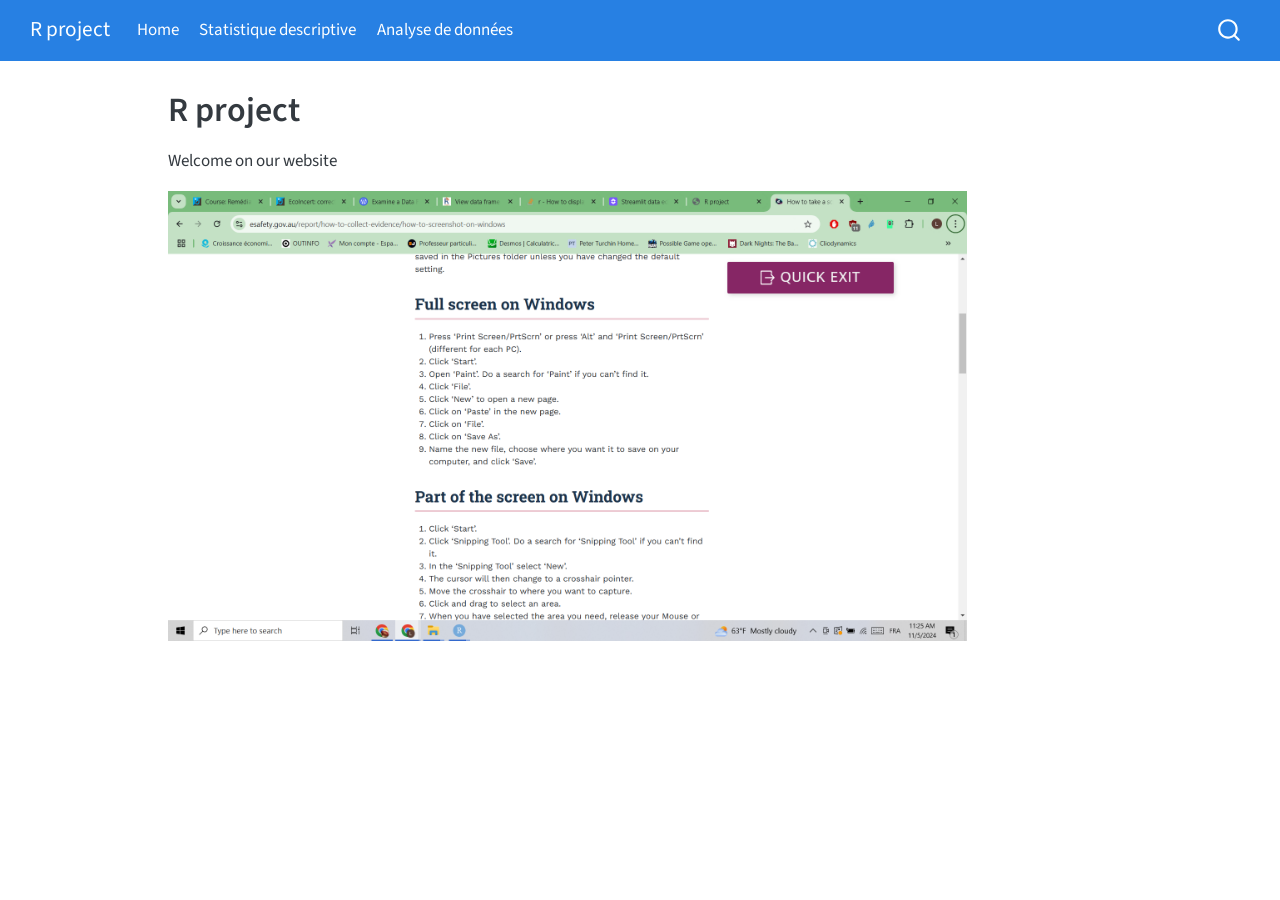
<file: _site/index.html>
<!DOCTYPE html>
<html xmlns="http://www.w3.org/1999/xhtml" lang="en" xml:lang="en"><head>

<meta charset="utf-8">
<meta name="generator" content="quarto-1.4.555">

<meta name="viewport" content="width=device-width, initial-scale=1.0, user-scalable=yes">


<title>R project</title>
<style>
code{white-space: pre-wrap;}
span.smallcaps{font-variant: small-caps;}
div.columns{display: flex; gap: min(4vw, 1.5em);}
div.column{flex: auto; overflow-x: auto;}
div.hanging-indent{margin-left: 1.5em; text-indent: -1.5em;}
ul.task-list{list-style: none;}
ul.task-list li input[type="checkbox"] {
  width: 0.8em;
  margin: 0 0.8em 0.2em -1em; /* quarto-specific, see https://github.com/quarto-dev/quarto-cli/issues/4556 */ 
  vertical-align: middle;
}
</style>


<script src="site_libs/quarto-nav/quarto-nav.js"></script>
<script src="site_libs/quarto-nav/headroom.min.js"></script>
<script src="site_libs/clipboard/clipboard.min.js"></script>
<script src="site_libs/quarto-search/autocomplete.umd.js"></script>
<script src="site_libs/quarto-search/fuse.min.js"></script>
<script src="site_libs/quarto-search/quarto-search.js"></script>
<meta name="quarto:offset" content="./">
<script src="site_libs/quarto-html/quarto.js"></script>
<script src="site_libs/quarto-html/popper.min.js"></script>
<script src="site_libs/quarto-html/tippy.umd.min.js"></script>
<script src="site_libs/quarto-html/anchor.min.js"></script>
<link href="site_libs/quarto-html/tippy.css" rel="stylesheet">
<link href="site_libs/quarto-html/quarto-syntax-highlighting.css" rel="stylesheet" id="quarto-text-highlighting-styles">
<script src="site_libs/bootstrap/bootstrap.min.js"></script>
<link href="site_libs/bootstrap/bootstrap-icons.css" rel="stylesheet">
<link href="site_libs/bootstrap/bootstrap.min.css" rel="stylesheet" id="quarto-bootstrap" data-mode="light">
<script id="quarto-search-options" type="application/json">{
  "location": "navbar",
  "copy-button": false,
  "collapse-after": 3,
  "panel-placement": "end",
  "type": "overlay",
  "limit": 50,
  "keyboard-shortcut": [
    "f",
    "/",
    "s"
  ],
  "show-item-context": false,
  "language": {
    "search-no-results-text": "No results",
    "search-matching-documents-text": "matching documents",
    "search-copy-link-title": "Copy link to search",
    "search-hide-matches-text": "Hide additional matches",
    "search-more-match-text": "more match in this document",
    "search-more-matches-text": "more matches in this document",
    "search-clear-button-title": "Clear",
    "search-text-placeholder": "",
    "search-detached-cancel-button-title": "Cancel",
    "search-submit-button-title": "Submit",
    "search-label": "Search"
  }
}</script>


<link rel="stylesheet" href="styles.css">
</head>

<body class="nav-fixed">

<div id="quarto-search-results"></div>
  <header id="quarto-header" class="headroom fixed-top">
    <nav class="navbar navbar-expand-lg " data-bs-theme="dark">
      <div class="navbar-container container-fluid">
      <div class="navbar-brand-container mx-auto">
    <a class="navbar-brand" href="./index.html">
    <span class="navbar-title">R project</span>
    </a>
  </div>
            <div id="quarto-search" class="" title="Search"></div>
          <button class="navbar-toggler" type="button" data-bs-toggle="collapse" data-bs-target="#navbarCollapse" aria-controls="navbarCollapse" aria-expanded="false" aria-label="Toggle navigation" onclick="if (window.quartoToggleHeadroom) { window.quartoToggleHeadroom(); }">
  <span class="navbar-toggler-icon"></span>
</button>
          <div class="collapse navbar-collapse" id="navbarCollapse">
            <ul class="navbar-nav navbar-nav-scroll me-auto">
  <li class="nav-item">
    <a class="nav-link active" href="./index.html" aria-current="page"> 
<span class="menu-text">Home</span></a>
  </li>  
  <li class="nav-item">
    <a class="nav-link" href="./statistique.qmd"> 
<span class="menu-text">Statistique descriptive</span></a>
  </li>  
  <li class="nav-item">
    <a class="nav-link" href="./analyse.qmd"> 
<span class="menu-text">Analyse de données</span></a>
  </li>  
</ul>
          </div> <!-- /navcollapse -->
          <div class="quarto-navbar-tools">
</div>
      </div> <!-- /container-fluid -->
    </nav>
</header>
<!-- content -->
<div id="quarto-content" class="quarto-container page-columns page-rows-contents page-layout-article page-navbar">
<!-- sidebar -->
<!-- margin-sidebar -->
    <div id="quarto-margin-sidebar" class="sidebar margin-sidebar">
        
    </div>
<!-- main -->
<main class="content" id="quarto-document-content">

<header id="title-block-header" class="quarto-title-block default">
<div class="quarto-title">
<h1 class="title">R project</h1>
</div>



<div class="quarto-title-meta">

    
  
    
  </div>
  


</header>


<p>Welcome on our website</p>
<p><img src="images/clipboard-3547912293.png" class="img-fluid"></p>



</main> <!-- /main -->
<script id="quarto-html-after-body" type="application/javascript">
window.document.addEventListener("DOMContentLoaded", function (event) {
  const toggleBodyColorMode = (bsSheetEl) => {
    const mode = bsSheetEl.getAttribute("data-mode");
    const bodyEl = window.document.querySelector("body");
    if (mode === "dark") {
      bodyEl.classList.add("quarto-dark");
      bodyEl.classList.remove("quarto-light");
    } else {
      bodyEl.classList.add("quarto-light");
      bodyEl.classList.remove("quarto-dark");
    }
  }
  const toggleBodyColorPrimary = () => {
    const bsSheetEl = window.document.querySelector("link#quarto-bootstrap");
    if (bsSheetEl) {
      toggleBodyColorMode(bsSheetEl);
    }
  }
  toggleBodyColorPrimary();  
  const icon = "";
  const anchorJS = new window.AnchorJS();
  anchorJS.options = {
    placement: 'right',
    icon: icon
  };
  anchorJS.add('.anchored');
  const isCodeAnnotation = (el) => {
    for (const clz of el.classList) {
      if (clz.startsWith('code-annotation-')) {                     
        return true;
      }
    }
    return false;
  }
  const clipboard = new window.ClipboardJS('.code-copy-button', {
    text: function(trigger) {
      const codeEl = trigger.previousElementSibling.cloneNode(true);
      for (const childEl of codeEl.children) {
        if (isCodeAnnotation(childEl)) {
          childEl.remove();
        }
      }
      return codeEl.innerText;
    }
  });
  clipboard.on('success', function(e) {
    // button target
    const button = e.trigger;
    // don't keep focus
    button.blur();
    // flash "checked"
    button.classList.add('code-copy-button-checked');
    var currentTitle = button.getAttribute("title");
    button.setAttribute("title", "Copied!");
    let tooltip;
    if (window.bootstrap) {
      button.setAttribute("data-bs-toggle", "tooltip");
      button.setAttribute("data-bs-placement", "left");
      button.setAttribute("data-bs-title", "Copied!");
      tooltip = new bootstrap.Tooltip(button, 
        { trigger: "manual", 
          customClass: "code-copy-button-tooltip",
          offset: [0, -8]});
      tooltip.show();    
    }
    setTimeout(function() {
      if (tooltip) {
        tooltip.hide();
        button.removeAttribute("data-bs-title");
        button.removeAttribute("data-bs-toggle");
        button.removeAttribute("data-bs-placement");
      }
      button.setAttribute("title", currentTitle);
      button.classList.remove('code-copy-button-checked');
    }, 1000);
    // clear code selection
    e.clearSelection();
  });
    var localhostRegex = new RegExp(/^(?:http|https):\/\/localhost\:?[0-9]*\//);
    var mailtoRegex = new RegExp(/^mailto:/);
      var filterRegex = new RegExp('/' + window.location.host + '/');
    var isInternal = (href) => {
        return filterRegex.test(href) || localhostRegex.test(href) || mailtoRegex.test(href);
    }
    // Inspect non-navigation links and adorn them if external
 	var links = window.document.querySelectorAll('a[href]:not(.nav-link):not(.navbar-brand):not(.toc-action):not(.sidebar-link):not(.sidebar-item-toggle):not(.pagination-link):not(.no-external):not([aria-hidden]):not(.dropdown-item):not(.quarto-navigation-tool)');
    for (var i=0; i<links.length; i++) {
      const link = links[i];
      if (!isInternal(link.href)) {
        // undo the damage that might have been done by quarto-nav.js in the case of
        // links that we want to consider external
        if (link.dataset.originalHref !== undefined) {
          link.href = link.dataset.originalHref;
        }
      }
    }
  function tippyHover(el, contentFn, onTriggerFn, onUntriggerFn) {
    const config = {
      allowHTML: true,
      maxWidth: 500,
      delay: 100,
      arrow: false,
      appendTo: function(el) {
          return el.parentElement;
      },
      interactive: true,
      interactiveBorder: 10,
      theme: 'quarto',
      placement: 'bottom-start',
    };
    if (contentFn) {
      config.content = contentFn;
    }
    if (onTriggerFn) {
      config.onTrigger = onTriggerFn;
    }
    if (onUntriggerFn) {
      config.onUntrigger = onUntriggerFn;
    }
    window.tippy(el, config); 
  }
  const noterefs = window.document.querySelectorAll('a[role="doc-noteref"]');
  for (var i=0; i<noterefs.length; i++) {
    const ref = noterefs[i];
    tippyHover(ref, function() {
      // use id or data attribute instead here
      let href = ref.getAttribute('data-footnote-href') || ref.getAttribute('href');
      try { href = new URL(href).hash; } catch {}
      const id = href.replace(/^#\/?/, "");
      const note = window.document.getElementById(id);
      if (note) {
        return note.innerHTML;
      } else {
        return "";
      }
    });
  }
  const xrefs = window.document.querySelectorAll('a.quarto-xref');
  const processXRef = (id, note) => {
    // Strip column container classes
    const stripColumnClz = (el) => {
      el.classList.remove("page-full", "page-columns");
      if (el.children) {
        for (const child of el.children) {
          stripColumnClz(child);
        }
      }
    }
    stripColumnClz(note)
    if (id === null || id.startsWith('sec-')) {
      // Special case sections, only their first couple elements
      const container = document.createElement("div");
      if (note.children && note.children.length > 2) {
        container.appendChild(note.children[0].cloneNode(true));
        for (let i = 1; i < note.children.length; i++) {
          const child = note.children[i];
          if (child.tagName === "P" && child.innerText === "") {
            continue;
          } else {
            container.appendChild(child.cloneNode(true));
            break;
          }
        }
        if (window.Quarto?.typesetMath) {
          window.Quarto.typesetMath(container);
        }
        return container.innerHTML
      } else {
        if (window.Quarto?.typesetMath) {
          window.Quarto.typesetMath(note);
        }
        return note.innerHTML;
      }
    } else {
      // Remove any anchor links if they are present
      const anchorLink = note.querySelector('a.anchorjs-link');
      if (anchorLink) {
        anchorLink.remove();
      }
      if (window.Quarto?.typesetMath) {
        window.Quarto.typesetMath(note);
      }
      // TODO in 1.5, we should make sure this works without a callout special case
      if (note.classList.contains("callout")) {
        return note.outerHTML;
      } else {
        return note.innerHTML;
      }
    }
  }
  for (var i=0; i<xrefs.length; i++) {
    const xref = xrefs[i];
    tippyHover(xref, undefined, function(instance) {
      instance.disable();
      let url = xref.getAttribute('href');
      let hash = undefined; 
      if (url.startsWith('#')) {
        hash = url;
      } else {
        try { hash = new URL(url).hash; } catch {}
      }
      if (hash) {
        const id = hash.replace(/^#\/?/, "");
        const note = window.document.getElementById(id);
        if (note !== null) {
          try {
            const html = processXRef(id, note.cloneNode(true));
            instance.setContent(html);
          } finally {
            instance.enable();
            instance.show();
          }
        } else {
          // See if we can fetch this
          fetch(url.split('#')[0])
          .then(res => res.text())
          .then(html => {
            const parser = new DOMParser();
            const htmlDoc = parser.parseFromString(html, "text/html");
            const note = htmlDoc.getElementById(id);
            if (note !== null) {
              const html = processXRef(id, note);
              instance.setContent(html);
            } 
          }).finally(() => {
            instance.enable();
            instance.show();
          });
        }
      } else {
        // See if we can fetch a full url (with no hash to target)
        // This is a special case and we should probably do some content thinning / targeting
        fetch(url)
        .then(res => res.text())
        .then(html => {
          const parser = new DOMParser();
          const htmlDoc = parser.parseFromString(html, "text/html");
          const note = htmlDoc.querySelector('main.content');
          if (note !== null) {
            // This should only happen for chapter cross references
            // (since there is no id in the URL)
            // remove the first header
            if (note.children.length > 0 && note.children[0].tagName === "HEADER") {
              note.children[0].remove();
            }
            const html = processXRef(null, note);
            instance.setContent(html);
          } 
        }).finally(() => {
          instance.enable();
          instance.show();
        });
      }
    }, function(instance) {
    });
  }
      let selectedAnnoteEl;
      const selectorForAnnotation = ( cell, annotation) => {
        let cellAttr = 'data-code-cell="' + cell + '"';
        let lineAttr = 'data-code-annotation="' +  annotation + '"';
        const selector = 'span[' + cellAttr + '][' + lineAttr + ']';
        return selector;
      }
      const selectCodeLines = (annoteEl) => {
        const doc = window.document;
        const targetCell = annoteEl.getAttribute("data-target-cell");
        const targetAnnotation = annoteEl.getAttribute("data-target-annotation");
        const annoteSpan = window.document.querySelector(selectorForAnnotation(targetCell, targetAnnotation));
        const lines = annoteSpan.getAttribute("data-code-lines").split(",");
        const lineIds = lines.map((line) => {
          return targetCell + "-" + line;
        })
        let top = null;
        let height = null;
        let parent = null;
        if (lineIds.length > 0) {
            //compute the position of the single el (top and bottom and make a div)
            const el = window.document.getElementById(lineIds[0]);
            top = el.offsetTop;
            height = el.offsetHeight;
            parent = el.parentElement.parentElement;
          if (lineIds.length > 1) {
            const lastEl = window.document.getElementById(lineIds[lineIds.length - 1]);
            const bottom = lastEl.offsetTop + lastEl.offsetHeight;
            height = bottom - top;
          }
          if (top !== null && height !== null && parent !== null) {
            // cook up a div (if necessary) and position it 
            let div = window.document.getElementById("code-annotation-line-highlight");
            if (div === null) {
              div = window.document.createElement("div");
              div.setAttribute("id", "code-annotation-line-highlight");
              div.style.position = 'absolute';
              parent.appendChild(div);
            }
            div.style.top = top - 2 + "px";
            div.style.height = height + 4 + "px";
            div.style.left = 0;
            let gutterDiv = window.document.getElementById("code-annotation-line-highlight-gutter");
            if (gutterDiv === null) {
              gutterDiv = window.document.createElement("div");
              gutterDiv.setAttribute("id", "code-annotation-line-highlight-gutter");
              gutterDiv.style.position = 'absolute';
              const codeCell = window.document.getElementById(targetCell);
              const gutter = codeCell.querySelector('.code-annotation-gutter');
              gutter.appendChild(gutterDiv);
            }
            gutterDiv.style.top = top - 2 + "px";
            gutterDiv.style.height = height + 4 + "px";
          }
          selectedAnnoteEl = annoteEl;
        }
      };
      const unselectCodeLines = () => {
        const elementsIds = ["code-annotation-line-highlight", "code-annotation-line-highlight-gutter"];
        elementsIds.forEach((elId) => {
          const div = window.document.getElementById(elId);
          if (div) {
            div.remove();
          }
        });
        selectedAnnoteEl = undefined;
      };
        // Handle positioning of the toggle
    window.addEventListener(
      "resize",
      throttle(() => {
        elRect = undefined;
        if (selectedAnnoteEl) {
          selectCodeLines(selectedAnnoteEl);
        }
      }, 10)
    );
    function throttle(fn, ms) {
    let throttle = false;
    let timer;
      return (...args) => {
        if(!throttle) { // first call gets through
            fn.apply(this, args);
            throttle = true;
        } else { // all the others get throttled
            if(timer) clearTimeout(timer); // cancel #2
            timer = setTimeout(() => {
              fn.apply(this, args);
              timer = throttle = false;
            }, ms);
        }
      };
    }
      // Attach click handler to the DT
      const annoteDls = window.document.querySelectorAll('dt[data-target-cell]');
      for (const annoteDlNode of annoteDls) {
        annoteDlNode.addEventListener('click', (event) => {
          const clickedEl = event.target;
          if (clickedEl !== selectedAnnoteEl) {
            unselectCodeLines();
            const activeEl = window.document.querySelector('dt[data-target-cell].code-annotation-active');
            if (activeEl) {
              activeEl.classList.remove('code-annotation-active');
            }
            selectCodeLines(clickedEl);
            clickedEl.classList.add('code-annotation-active');
          } else {
            // Unselect the line
            unselectCodeLines();
            clickedEl.classList.remove('code-annotation-active');
          }
        });
      }
  const findCites = (el) => {
    const parentEl = el.parentElement;
    if (parentEl) {
      const cites = parentEl.dataset.cites;
      if (cites) {
        return {
          el,
          cites: cites.split(' ')
        };
      } else {
        return findCites(el.parentElement)
      }
    } else {
      return undefined;
    }
  };
  var bibliorefs = window.document.querySelectorAll('a[role="doc-biblioref"]');
  for (var i=0; i<bibliorefs.length; i++) {
    const ref = bibliorefs[i];
    const citeInfo = findCites(ref);
    if (citeInfo) {
      tippyHover(citeInfo.el, function() {
        var popup = window.document.createElement('div');
        citeInfo.cites.forEach(function(cite) {
          var citeDiv = window.document.createElement('div');
          citeDiv.classList.add('hanging-indent');
          citeDiv.classList.add('csl-entry');
          var biblioDiv = window.document.getElementById('ref-' + cite);
          if (biblioDiv) {
            citeDiv.innerHTML = biblioDiv.innerHTML;
          }
          popup.appendChild(citeDiv);
        });
        return popup.innerHTML;
      });
    }
  }
});
</script>
</div> <!-- /content -->




</body></html>
</file>
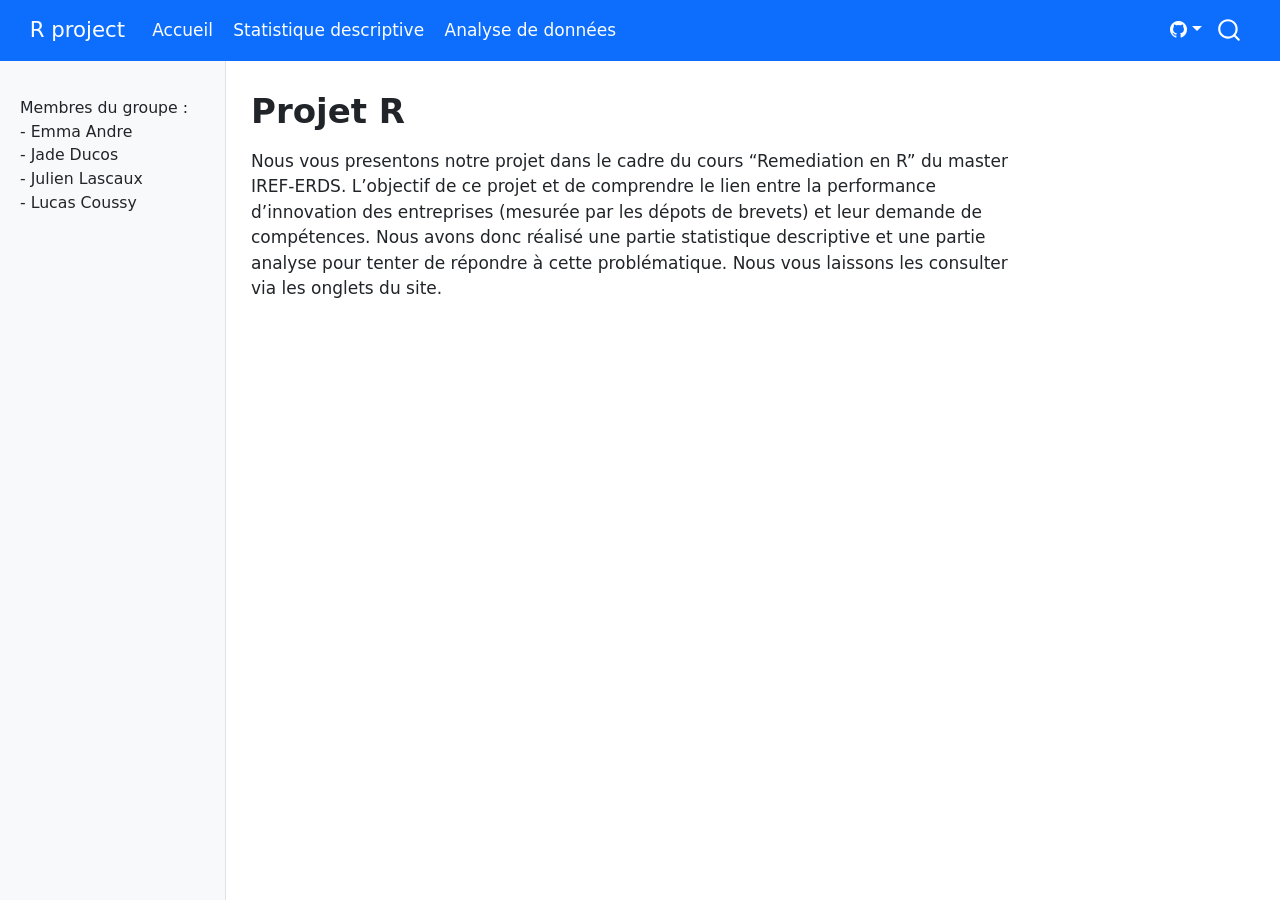
<file: docs/index.html>
<!DOCTYPE html>
<html xmlns="http://www.w3.org/1999/xhtml" lang="en" xml:lang="en"><head>

<meta charset="utf-8">
<meta name="generator" content="quarto-1.4.555">

<meta name="viewport" content="width=device-width, initial-scale=1.0, user-scalable=yes">


<title>R project - Projet R</title>
<style>
code{white-space: pre-wrap;}
span.smallcaps{font-variant: small-caps;}
div.columns{display: flex; gap: min(4vw, 1.5em);}
div.column{flex: auto; overflow-x: auto;}
div.hanging-indent{margin-left: 1.5em; text-indent: -1.5em;}
ul.task-list{list-style: none;}
ul.task-list li input[type="checkbox"] {
  width: 0.8em;
  margin: 0 0.8em 0.2em -1em; /* quarto-specific, see https://github.com/quarto-dev/quarto-cli/issues/4556 */ 
  vertical-align: middle;
}
</style>


<script src="site_libs/quarto-nav/quarto-nav.js"></script>
<script src="site_libs/quarto-nav/headroom.min.js"></script>
<script src="site_libs/clipboard/clipboard.min.js"></script>
<script src="site_libs/quarto-search/autocomplete.umd.js"></script>
<script src="site_libs/quarto-search/fuse.min.js"></script>
<script src="site_libs/quarto-search/quarto-search.js"></script>
<meta name="quarto:offset" content="./">
<script src="site_libs/quarto-html/quarto.js"></script>
<script src="site_libs/quarto-html/popper.min.js"></script>
<script src="site_libs/quarto-html/tippy.umd.min.js"></script>
<script src="site_libs/quarto-html/anchor.min.js"></script>
<link href="site_libs/quarto-html/tippy.css" rel="stylesheet">
<link href="site_libs/quarto-html/quarto-syntax-highlighting.css" rel="stylesheet" id="quarto-text-highlighting-styles">
<script src="site_libs/bootstrap/bootstrap.min.js"></script>
<link href="site_libs/bootstrap/bootstrap-icons.css" rel="stylesheet">
<link href="site_libs/bootstrap/bootstrap.min.css" rel="stylesheet" id="quarto-bootstrap" data-mode="light">
<script id="quarto-search-options" type="application/json">{
  "location": "navbar",
  "copy-button": false,
  "collapse-after": 3,
  "panel-placement": "end",
  "type": "overlay",
  "limit": 50,
  "keyboard-shortcut": [
    "f",
    "/",
    "s"
  ],
  "show-item-context": false,
  "language": {
    "search-no-results-text": "No results",
    "search-matching-documents-text": "matching documents",
    "search-copy-link-title": "Copy link to search",
    "search-hide-matches-text": "Hide additional matches",
    "search-more-match-text": "more match in this document",
    "search-more-matches-text": "more matches in this document",
    "search-clear-button-title": "Clear",
    "search-text-placeholder": "",
    "search-detached-cancel-button-title": "Cancel",
    "search-submit-button-title": "Submit",
    "search-label": "Search"
  }
}</script>


<link rel="stylesheet" href="styles.css">
</head>

<body class="nav-sidebar docked nav-fixed">

<div id="quarto-search-results"></div>
  <header id="quarto-header" class="headroom fixed-top">
    <nav class="navbar navbar-expand-lg " data-bs-theme="dark">
      <div class="navbar-container container-fluid">
      <div class="navbar-brand-container mx-auto">
    <a class="navbar-brand" href="./index.html">
    <span class="navbar-title">R project</span>
    </a>
  </div>
            <div id="quarto-search" class="" title="Search"></div>
          <button class="navbar-toggler" type="button" data-bs-toggle="collapse" data-bs-target="#navbarCollapse" aria-controls="navbarCollapse" aria-expanded="false" aria-label="Toggle navigation" onclick="if (window.quartoToggleHeadroom) { window.quartoToggleHeadroom(); }">
  <span class="navbar-toggler-icon"></span>
</button>
          <div class="collapse navbar-collapse" id="navbarCollapse">
            <ul class="navbar-nav navbar-nav-scroll me-auto">
  <li class="nav-item">
    <a class="nav-link active" href="./index.html" aria-current="page"> 
<span class="menu-text">Accueil</span></a>
  </li>  
  <li class="nav-item">
    <a class="nav-link" href="./statistique.html"> 
<span class="menu-text">Statistique descriptive</span></a>
  </li>  
  <li class="nav-item">
    <a class="nav-link" href="./analyse.html"> 
<span class="menu-text">Analyse de données</span></a>
  </li>  
</ul>
          </div> <!-- /navcollapse -->
          <div class="quarto-navbar-tools">
    <div class="dropdown">
      <a href="" title="" id="quarto-navigation-tool-dropdown-0" class="quarto-navigation-tool dropdown-toggle px-1" data-bs-toggle="dropdown" aria-expanded="false" aria-label=""><i class="bi bi-github"></i></a>
      <ul class="dropdown-menu" aria-labelledby="quarto-navigation-tool-dropdown-0">
          <li>
            <a class="dropdown-item quarto-navbar-tools-item" href="https://github.com/Lambda-ck/R-project.git">
            Github link
            </a>
          </li>
      </ul>
    </div>
</div>
      </div> <!-- /container-fluid -->
    </nav>
  <nav class="quarto-secondary-nav">
    <div class="container-fluid d-flex">
      <button type="button" class="quarto-btn-toggle btn" data-bs-toggle="collapse" data-bs-target=".quarto-sidebar-collapse-item" aria-controls="quarto-sidebar" aria-expanded="false" aria-label="Toggle sidebar navigation" onclick="if (window.quartoToggleHeadroom) { window.quartoToggleHeadroom(); }">
        <i class="bi bi-layout-text-sidebar-reverse"></i>
      </button>
        <nav class="quarto-page-breadcrumbs" aria-label="breadcrumb"><ol class="breadcrumb"><li class="breadcrumb-item">Projet R</li></ol></nav>
        <a class="flex-grow-1" role="button" data-bs-toggle="collapse" data-bs-target=".quarto-sidebar-collapse-item" aria-controls="quarto-sidebar" aria-expanded="false" aria-label="Toggle sidebar navigation" onclick="if (window.quartoToggleHeadroom) { window.quartoToggleHeadroom(); }">      
        </a>
    </div>
  </nav>
</header>
<!-- content -->
<div id="quarto-content" class="quarto-container page-columns page-rows-contents page-layout-article page-navbar">
<!-- sidebar -->
  <nav id="quarto-sidebar" class="sidebar collapse collapse-horizontal quarto-sidebar-collapse-item sidebar-navigation docked overflow-auto">
    <div class="sidebar-menu-container"> 
    <ul class="list-unstyled mt-1">
        <li class="sidebar-item">
 <span class="menu-text">Membres du groupe :</span>
  </li>
        <li class="sidebar-item">
 <span class="menu-text">- Emma Andre</span>
  </li>
        <li class="sidebar-item">
 <span class="menu-text">- Jade Ducos</span>
  </li>
        <li class="sidebar-item">
 <span class="menu-text">- Julien Lascaux</span>
  </li>
        <li class="sidebar-item">
 <span class="menu-text">- Lucas Coussy</span>
  </li>
    </ul>
    </div>
</nav>
<div id="quarto-sidebar-glass" class="quarto-sidebar-collapse-item" data-bs-toggle="collapse" data-bs-target=".quarto-sidebar-collapse-item"></div>
<!-- margin-sidebar -->
    <div id="quarto-margin-sidebar" class="sidebar margin-sidebar">
        
    </div>
<!-- main -->
<main class="content" id="quarto-document-content">

<header id="title-block-header" class="quarto-title-block default">
<div class="quarto-title">
<h1 class="title">Projet R</h1>
</div>



<div class="quarto-title-meta">

    
  
    
  </div>
  


</header>


<p>Nous vous presentons notre projet dans le cadre du cours “Remediation en R” du master IREF-ERDS. L’objectif de ce projet et de comprendre le lien entre la performance d’innovation des entreprises (mesurée par les dépots de brevets) et leur demande de compétences. Nous avons donc réalisé une partie statistique descriptive et une partie analyse pour tenter de répondre à cette problématique. Nous vous laissons les consulter via les onglets du site.</p>



</main> <!-- /main -->
<script id="quarto-html-after-body" type="application/javascript">
window.document.addEventListener("DOMContentLoaded", function (event) {
  const toggleBodyColorMode = (bsSheetEl) => {
    const mode = bsSheetEl.getAttribute("data-mode");
    const bodyEl = window.document.querySelector("body");
    if (mode === "dark") {
      bodyEl.classList.add("quarto-dark");
      bodyEl.classList.remove("quarto-light");
    } else {
      bodyEl.classList.add("quarto-light");
      bodyEl.classList.remove("quarto-dark");
    }
  }
  const toggleBodyColorPrimary = () => {
    const bsSheetEl = window.document.querySelector("link#quarto-bootstrap");
    if (bsSheetEl) {
      toggleBodyColorMode(bsSheetEl);
    }
  }
  toggleBodyColorPrimary();  
  const icon = "";
  const anchorJS = new window.AnchorJS();
  anchorJS.options = {
    placement: 'right',
    icon: icon
  };
  anchorJS.add('.anchored');
  const isCodeAnnotation = (el) => {
    for (const clz of el.classList) {
      if (clz.startsWith('code-annotation-')) {                     
        return true;
      }
    }
    return false;
  }
  const clipboard = new window.ClipboardJS('.code-copy-button', {
    text: function(trigger) {
      const codeEl = trigger.previousElementSibling.cloneNode(true);
      for (const childEl of codeEl.children) {
        if (isCodeAnnotation(childEl)) {
          childEl.remove();
        }
      }
      return codeEl.innerText;
    }
  });
  clipboard.on('success', function(e) {
    // button target
    const button = e.trigger;
    // don't keep focus
    button.blur();
    // flash "checked"
    button.classList.add('code-copy-button-checked');
    var currentTitle = button.getAttribute("title");
    button.setAttribute("title", "Copied!");
    let tooltip;
    if (window.bootstrap) {
      button.setAttribute("data-bs-toggle", "tooltip");
      button.setAttribute("data-bs-placement", "left");
      button.setAttribute("data-bs-title", "Copied!");
      tooltip = new bootstrap.Tooltip(button, 
        { trigger: "manual", 
          customClass: "code-copy-button-tooltip",
          offset: [0, -8]});
      tooltip.show();    
    }
    setTimeout(function() {
      if (tooltip) {
        tooltip.hide();
        button.removeAttribute("data-bs-title");
        button.removeAttribute("data-bs-toggle");
        button.removeAttribute("data-bs-placement");
      }
      button.setAttribute("title", currentTitle);
      button.classList.remove('code-copy-button-checked');
    }, 1000);
    // clear code selection
    e.clearSelection();
  });
    var localhostRegex = new RegExp(/^(?:http|https):\/\/localhost\:?[0-9]*\//);
    var mailtoRegex = new RegExp(/^mailto:/);
      var filterRegex = new RegExp('/' + window.location.host + '/');
    var isInternal = (href) => {
        return filterRegex.test(href) || localhostRegex.test(href) || mailtoRegex.test(href);
    }
    // Inspect non-navigation links and adorn them if external
 	var links = window.document.querySelectorAll('a[href]:not(.nav-link):not(.navbar-brand):not(.toc-action):not(.sidebar-link):not(.sidebar-item-toggle):not(.pagination-link):not(.no-external):not([aria-hidden]):not(.dropdown-item):not(.quarto-navigation-tool)');
    for (var i=0; i<links.length; i++) {
      const link = links[i];
      if (!isInternal(link.href)) {
        // undo the damage that might have been done by quarto-nav.js in the case of
        // links that we want to consider external
        if (link.dataset.originalHref !== undefined) {
          link.href = link.dataset.originalHref;
        }
      }
    }
  function tippyHover(el, contentFn, onTriggerFn, onUntriggerFn) {
    const config = {
      allowHTML: true,
      maxWidth: 500,
      delay: 100,
      arrow: false,
      appendTo: function(el) {
          return el.parentElement;
      },
      interactive: true,
      interactiveBorder: 10,
      theme: 'quarto',
      placement: 'bottom-start',
    };
    if (contentFn) {
      config.content = contentFn;
    }
    if (onTriggerFn) {
      config.onTrigger = onTriggerFn;
    }
    if (onUntriggerFn) {
      config.onUntrigger = onUntriggerFn;
    }
    window.tippy(el, config); 
  }
  const noterefs = window.document.querySelectorAll('a[role="doc-noteref"]');
  for (var i=0; i<noterefs.length; i++) {
    const ref = noterefs[i];
    tippyHover(ref, function() {
      // use id or data attribute instead here
      let href = ref.getAttribute('data-footnote-href') || ref.getAttribute('href');
      try { href = new URL(href).hash; } catch {}
      const id = href.replace(/^#\/?/, "");
      const note = window.document.getElementById(id);
      if (note) {
        return note.innerHTML;
      } else {
        return "";
      }
    });
  }
  const xrefs = window.document.querySelectorAll('a.quarto-xref');
  const processXRef = (id, note) => {
    // Strip column container classes
    const stripColumnClz = (el) => {
      el.classList.remove("page-full", "page-columns");
      if (el.children) {
        for (const child of el.children) {
          stripColumnClz(child);
        }
      }
    }
    stripColumnClz(note)
    if (id === null || id.startsWith('sec-')) {
      // Special case sections, only their first couple elements
      const container = document.createElement("div");
      if (note.children && note.children.length > 2) {
        container.appendChild(note.children[0].cloneNode(true));
        for (let i = 1; i < note.children.length; i++) {
          const child = note.children[i];
          if (child.tagName === "P" && child.innerText === "") {
            continue;
          } else {
            container.appendChild(child.cloneNode(true));
            break;
          }
        }
        if (window.Quarto?.typesetMath) {
          window.Quarto.typesetMath(container);
        }
        return container.innerHTML
      } else {
        if (window.Quarto?.typesetMath) {
          window.Quarto.typesetMath(note);
        }
        return note.innerHTML;
      }
    } else {
      // Remove any anchor links if they are present
      const anchorLink = note.querySelector('a.anchorjs-link');
      if (anchorLink) {
        anchorLink.remove();
      }
      if (window.Quarto?.typesetMath) {
        window.Quarto.typesetMath(note);
      }
      // TODO in 1.5, we should make sure this works without a callout special case
      if (note.classList.contains("callout")) {
        return note.outerHTML;
      } else {
        return note.innerHTML;
      }
    }
  }
  for (var i=0; i<xrefs.length; i++) {
    const xref = xrefs[i];
    tippyHover(xref, undefined, function(instance) {
      instance.disable();
      let url = xref.getAttribute('href');
      let hash = undefined; 
      if (url.startsWith('#')) {
        hash = url;
      } else {
        try { hash = new URL(url).hash; } catch {}
      }
      if (hash) {
        const id = hash.replace(/^#\/?/, "");
        const note = window.document.getElementById(id);
        if (note !== null) {
          try {
            const html = processXRef(id, note.cloneNode(true));
            instance.setContent(html);
          } finally {
            instance.enable();
            instance.show();
          }
        } else {
          // See if we can fetch this
          fetch(url.split('#')[0])
          .then(res => res.text())
          .then(html => {
            const parser = new DOMParser();
            const htmlDoc = parser.parseFromString(html, "text/html");
            const note = htmlDoc.getElementById(id);
            if (note !== null) {
              const html = processXRef(id, note);
              instance.setContent(html);
            } 
          }).finally(() => {
            instance.enable();
            instance.show();
          });
        }
      } else {
        // See if we can fetch a full url (with no hash to target)
        // This is a special case and we should probably do some content thinning / targeting
        fetch(url)
        .then(res => res.text())
        .then(html => {
          const parser = new DOMParser();
          const htmlDoc = parser.parseFromString(html, "text/html");
          const note = htmlDoc.querySelector('main.content');
          if (note !== null) {
            // This should only happen for chapter cross references
            // (since there is no id in the URL)
            // remove the first header
            if (note.children.length > 0 && note.children[0].tagName === "HEADER") {
              note.children[0].remove();
            }
            const html = processXRef(null, note);
            instance.setContent(html);
          } 
        }).finally(() => {
          instance.enable();
          instance.show();
        });
      }
    }, function(instance) {
    });
  }
      let selectedAnnoteEl;
      const selectorForAnnotation = ( cell, annotation) => {
        let cellAttr = 'data-code-cell="' + cell + '"';
        let lineAttr = 'data-code-annotation="' +  annotation + '"';
        const selector = 'span[' + cellAttr + '][' + lineAttr + ']';
        return selector;
      }
      const selectCodeLines = (annoteEl) => {
        const doc = window.document;
        const targetCell = annoteEl.getAttribute("data-target-cell");
        const targetAnnotation = annoteEl.getAttribute("data-target-annotation");
        const annoteSpan = window.document.querySelector(selectorForAnnotation(targetCell, targetAnnotation));
        const lines = annoteSpan.getAttribute("data-code-lines").split(",");
        const lineIds = lines.map((line) => {
          return targetCell + "-" + line;
        })
        let top = null;
        let height = null;
        let parent = null;
        if (lineIds.length > 0) {
            //compute the position of the single el (top and bottom and make a div)
            const el = window.document.getElementById(lineIds[0]);
            top = el.offsetTop;
            height = el.offsetHeight;
            parent = el.parentElement.parentElement;
          if (lineIds.length > 1) {
            const lastEl = window.document.getElementById(lineIds[lineIds.length - 1]);
            const bottom = lastEl.offsetTop + lastEl.offsetHeight;
            height = bottom - top;
          }
          if (top !== null && height !== null && parent !== null) {
            // cook up a div (if necessary) and position it 
            let div = window.document.getElementById("code-annotation-line-highlight");
            if (div === null) {
              div = window.document.createElement("div");
              div.setAttribute("id", "code-annotation-line-highlight");
              div.style.position = 'absolute';
              parent.appendChild(div);
            }
            div.style.top = top - 2 + "px";
            div.style.height = height + 4 + "px";
            div.style.left = 0;
            let gutterDiv = window.document.getElementById("code-annotation-line-highlight-gutter");
            if (gutterDiv === null) {
              gutterDiv = window.document.createElement("div");
              gutterDiv.setAttribute("id", "code-annotation-line-highlight-gutter");
              gutterDiv.style.position = 'absolute';
              const codeCell = window.document.getElementById(targetCell);
              const gutter = codeCell.querySelector('.code-annotation-gutter');
              gutter.appendChild(gutterDiv);
            }
            gutterDiv.style.top = top - 2 + "px";
            gutterDiv.style.height = height + 4 + "px";
          }
          selectedAnnoteEl = annoteEl;
        }
      };
      const unselectCodeLines = () => {
        const elementsIds = ["code-annotation-line-highlight", "code-annotation-line-highlight-gutter"];
        elementsIds.forEach((elId) => {
          const div = window.document.getElementById(elId);
          if (div) {
            div.remove();
          }
        });
        selectedAnnoteEl = undefined;
      };
        // Handle positioning of the toggle
    window.addEventListener(
      "resize",
      throttle(() => {
        elRect = undefined;
        if (selectedAnnoteEl) {
          selectCodeLines(selectedAnnoteEl);
        }
      }, 10)
    );
    function throttle(fn, ms) {
    let throttle = false;
    let timer;
      return (...args) => {
        if(!throttle) { // first call gets through
            fn.apply(this, args);
            throttle = true;
        } else { // all the others get throttled
            if(timer) clearTimeout(timer); // cancel #2
            timer = setTimeout(() => {
              fn.apply(this, args);
              timer = throttle = false;
            }, ms);
        }
      };
    }
      // Attach click handler to the DT
      const annoteDls = window.document.querySelectorAll('dt[data-target-cell]');
      for (const annoteDlNode of annoteDls) {
        annoteDlNode.addEventListener('click', (event) => {
          const clickedEl = event.target;
          if (clickedEl !== selectedAnnoteEl) {
            unselectCodeLines();
            const activeEl = window.document.querySelector('dt[data-target-cell].code-annotation-active');
            if (activeEl) {
              activeEl.classList.remove('code-annotation-active');
            }
            selectCodeLines(clickedEl);
            clickedEl.classList.add('code-annotation-active');
          } else {
            // Unselect the line
            unselectCodeLines();
            clickedEl.classList.remove('code-annotation-active');
          }
        });
      }
  const findCites = (el) => {
    const parentEl = el.parentElement;
    if (parentEl) {
      const cites = parentEl.dataset.cites;
      if (cites) {
        return {
          el,
          cites: cites.split(' ')
        };
      } else {
        return findCites(el.parentElement)
      }
    } else {
      return undefined;
    }
  };
  var bibliorefs = window.document.querySelectorAll('a[role="doc-biblioref"]');
  for (var i=0; i<bibliorefs.length; i++) {
    const ref = bibliorefs[i];
    const citeInfo = findCites(ref);
    if (citeInfo) {
      tippyHover(citeInfo.el, function() {
        var popup = window.document.createElement('div');
        citeInfo.cites.forEach(function(cite) {
          var citeDiv = window.document.createElement('div');
          citeDiv.classList.add('hanging-indent');
          citeDiv.classList.add('csl-entry');
          var biblioDiv = window.document.getElementById('ref-' + cite);
          if (biblioDiv) {
            citeDiv.innerHTML = biblioDiv.innerHTML;
          }
          popup.appendChild(citeDiv);
        });
        return popup.innerHTML;
      });
    }
  }
});
</script>
</div> <!-- /content -->




</body></html>
</file>
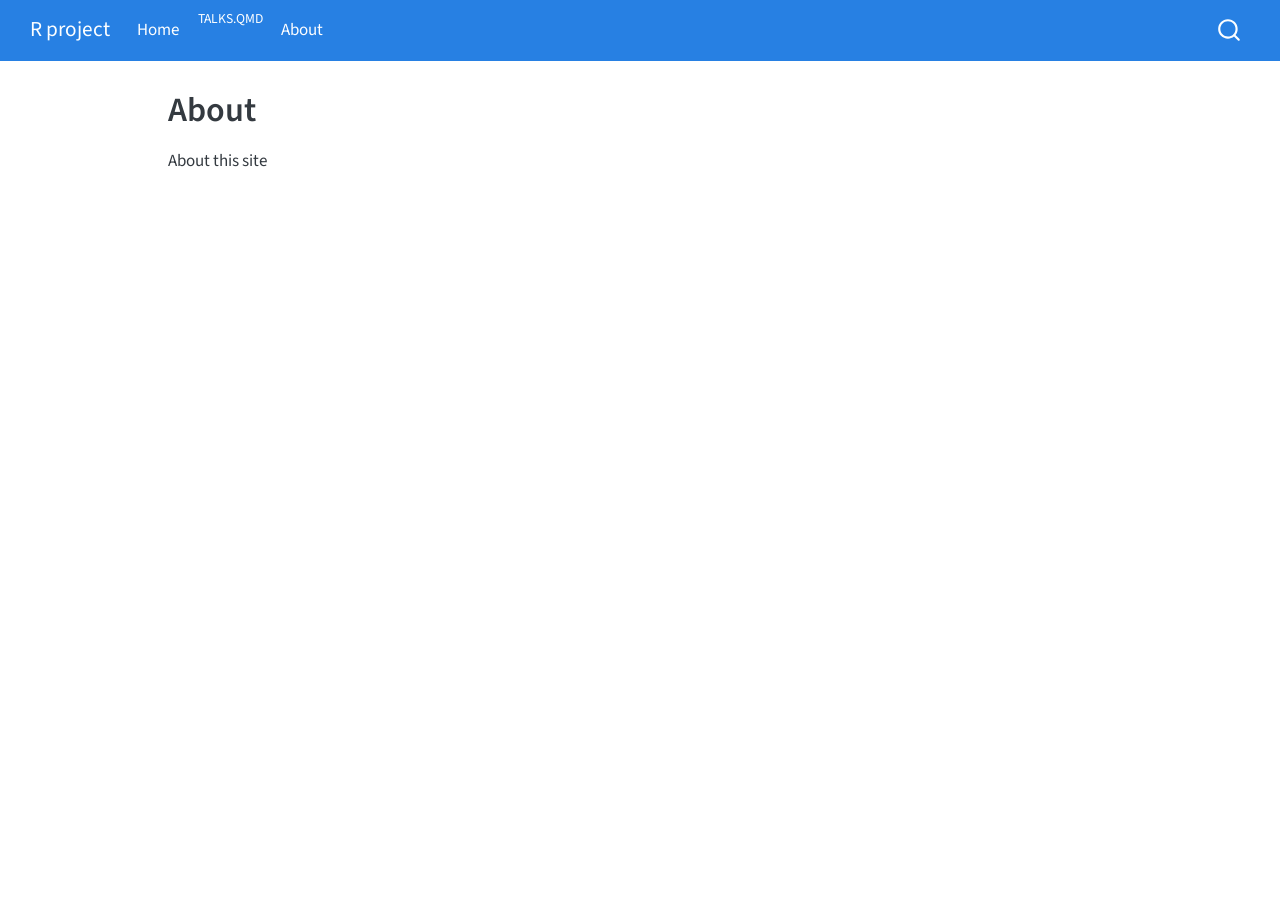
<file: _site/about.html>
<!DOCTYPE html>
<html xmlns="http://www.w3.org/1999/xhtml" lang="en" xml:lang="en"><head>

<meta charset="utf-8">
<meta name="generator" content="quarto-1.4.555">

<meta name="viewport" content="width=device-width, initial-scale=1.0, user-scalable=yes">


<title>R project - About</title>
<style>
code{white-space: pre-wrap;}
span.smallcaps{font-variant: small-caps;}
div.columns{display: flex; gap: min(4vw, 1.5em);}
div.column{flex: auto; overflow-x: auto;}
div.hanging-indent{margin-left: 1.5em; text-indent: -1.5em;}
ul.task-list{list-style: none;}
ul.task-list li input[type="checkbox"] {
  width: 0.8em;
  margin: 0 0.8em 0.2em -1em; /* quarto-specific, see https://github.com/quarto-dev/quarto-cli/issues/4556 */ 
  vertical-align: middle;
}
</style>


<script src="site_libs/quarto-nav/quarto-nav.js"></script>
<script src="site_libs/quarto-nav/headroom.min.js"></script>
<script src="site_libs/clipboard/clipboard.min.js"></script>
<script src="site_libs/quarto-search/autocomplete.umd.js"></script>
<script src="site_libs/quarto-search/fuse.min.js"></script>
<script src="site_libs/quarto-search/quarto-search.js"></script>
<meta name="quarto:offset" content="./">
<script src="site_libs/quarto-html/quarto.js"></script>
<script src="site_libs/quarto-html/popper.min.js"></script>
<script src="site_libs/quarto-html/tippy.umd.min.js"></script>
<script src="site_libs/quarto-html/anchor.min.js"></script>
<link href="site_libs/quarto-html/tippy.css" rel="stylesheet">
<link href="site_libs/quarto-html/quarto-syntax-highlighting.css" rel="stylesheet" id="quarto-text-highlighting-styles">
<script src="site_libs/bootstrap/bootstrap.min.js"></script>
<link href="site_libs/bootstrap/bootstrap-icons.css" rel="stylesheet">
<link href="site_libs/bootstrap/bootstrap.min.css" rel="stylesheet" id="quarto-bootstrap" data-mode="light">
<script id="quarto-search-options" type="application/json">{
  "location": "navbar",
  "copy-button": false,
  "collapse-after": 3,
  "panel-placement": "end",
  "type": "overlay",
  "limit": 50,
  "keyboard-shortcut": [
    "f",
    "/",
    "s"
  ],
  "show-item-context": false,
  "language": {
    "search-no-results-text": "No results",
    "search-matching-documents-text": "matching documents",
    "search-copy-link-title": "Copy link to search",
    "search-hide-matches-text": "Hide additional matches",
    "search-more-match-text": "more match in this document",
    "search-more-matches-text": "more matches in this document",
    "search-clear-button-title": "Clear",
    "search-text-placeholder": "",
    "search-detached-cancel-button-title": "Cancel",
    "search-submit-button-title": "Submit",
    "search-label": "Search"
  }
}</script>


<link rel="stylesheet" href="styles.css">
</head>

<body class="nav-fixed">

<div id="quarto-search-results"></div>
  <header id="quarto-header" class="headroom fixed-top">
    <nav class="navbar navbar-expand-lg " data-bs-theme="dark">
      <div class="navbar-container container-fluid">
      <div class="navbar-brand-container mx-auto">
    <a class="navbar-brand" href="./index.html">
    <span class="navbar-title">R project</span>
    </a>
  </div>
            <div id="quarto-search" class="" title="Search"></div>
          <button class="navbar-toggler" type="button" data-bs-toggle="collapse" data-bs-target="#navbarCollapse" aria-controls="navbarCollapse" aria-expanded="false" aria-label="Toggle navigation" onclick="if (window.quartoToggleHeadroom) { window.quartoToggleHeadroom(); }">
  <span class="navbar-toggler-icon"></span>
</button>
          <div class="collapse navbar-collapse" id="navbarCollapse">
            <ul class="navbar-nav navbar-nav-scroll me-auto">
  <li class="nav-item">
    <a class="nav-link" href="./index.html"> 
<span class="menu-text">Home</span></a>
  </li>  
  <li class="dropdown-header">
 <span class="menu-text">talks.qmd</span></li>
  <li class="nav-item">
    <a class="nav-link active" href="./about.html" aria-current="page"> 
<span class="menu-text">About</span></a>
  </li>  
</ul>
          </div> <!-- /navcollapse -->
          <div class="quarto-navbar-tools">
</div>
      </div> <!-- /container-fluid -->
    </nav>
</header>
<!-- content -->
<div id="quarto-content" class="quarto-container page-columns page-rows-contents page-layout-article page-navbar">
<!-- sidebar -->
<!-- margin-sidebar -->
    <div id="quarto-margin-sidebar" class="sidebar margin-sidebar">
        
    </div>
<!-- main -->
<main class="content" id="quarto-document-content">

<header id="title-block-header" class="quarto-title-block default">
<div class="quarto-title">
<h1 class="title">About</h1>
</div>



<div class="quarto-title-meta">

    
  
    
  </div>
  


</header>


<p>About this site</p>



</main> <!-- /main -->
<script id="quarto-html-after-body" type="application/javascript">
window.document.addEventListener("DOMContentLoaded", function (event) {
  const toggleBodyColorMode = (bsSheetEl) => {
    const mode = bsSheetEl.getAttribute("data-mode");
    const bodyEl = window.document.querySelector("body");
    if (mode === "dark") {
      bodyEl.classList.add("quarto-dark");
      bodyEl.classList.remove("quarto-light");
    } else {
      bodyEl.classList.add("quarto-light");
      bodyEl.classList.remove("quarto-dark");
    }
  }
  const toggleBodyColorPrimary = () => {
    const bsSheetEl = window.document.querySelector("link#quarto-bootstrap");
    if (bsSheetEl) {
      toggleBodyColorMode(bsSheetEl);
    }
  }
  toggleBodyColorPrimary();  
  const icon = "";
  const anchorJS = new window.AnchorJS();
  anchorJS.options = {
    placement: 'right',
    icon: icon
  };
  anchorJS.add('.anchored');
  const isCodeAnnotation = (el) => {
    for (const clz of el.classList) {
      if (clz.startsWith('code-annotation-')) {                     
        return true;
      }
    }
    return false;
  }
  const clipboard = new window.ClipboardJS('.code-copy-button', {
    text: function(trigger) {
      const codeEl = trigger.previousElementSibling.cloneNode(true);
      for (const childEl of codeEl.children) {
        if (isCodeAnnotation(childEl)) {
          childEl.remove();
        }
      }
      return codeEl.innerText;
    }
  });
  clipboard.on('success', function(e) {
    // button target
    const button = e.trigger;
    // don't keep focus
    button.blur();
    // flash "checked"
    button.classList.add('code-copy-button-checked');
    var currentTitle = button.getAttribute("title");
    button.setAttribute("title", "Copied!");
    let tooltip;
    if (window.bootstrap) {
      button.setAttribute("data-bs-toggle", "tooltip");
      button.setAttribute("data-bs-placement", "left");
      button.setAttribute("data-bs-title", "Copied!");
      tooltip = new bootstrap.Tooltip(button, 
        { trigger: "manual", 
          customClass: "code-copy-button-tooltip",
          offset: [0, -8]});
      tooltip.show();    
    }
    setTimeout(function() {
      if (tooltip) {
        tooltip.hide();
        button.removeAttribute("data-bs-title");
        button.removeAttribute("data-bs-toggle");
        button.removeAttribute("data-bs-placement");
      }
      button.setAttribute("title", currentTitle);
      button.classList.remove('code-copy-button-checked');
    }, 1000);
    // clear code selection
    e.clearSelection();
  });
    var localhostRegex = new RegExp(/^(?:http|https):\/\/localhost\:?[0-9]*\//);
    var mailtoRegex = new RegExp(/^mailto:/);
      var filterRegex = new RegExp('/' + window.location.host + '/');
    var isInternal = (href) => {
        return filterRegex.test(href) || localhostRegex.test(href) || mailtoRegex.test(href);
    }
    // Inspect non-navigation links and adorn them if external
 	var links = window.document.querySelectorAll('a[href]:not(.nav-link):not(.navbar-brand):not(.toc-action):not(.sidebar-link):not(.sidebar-item-toggle):not(.pagination-link):not(.no-external):not([aria-hidden]):not(.dropdown-item):not(.quarto-navigation-tool)');
    for (var i=0; i<links.length; i++) {
      const link = links[i];
      if (!isInternal(link.href)) {
        // undo the damage that might have been done by quarto-nav.js in the case of
        // links that we want to consider external
        if (link.dataset.originalHref !== undefined) {
          link.href = link.dataset.originalHref;
        }
      }
    }
  function tippyHover(el, contentFn, onTriggerFn, onUntriggerFn) {
    const config = {
      allowHTML: true,
      maxWidth: 500,
      delay: 100,
      arrow: false,
      appendTo: function(el) {
          return el.parentElement;
      },
      interactive: true,
      interactiveBorder: 10,
      theme: 'quarto',
      placement: 'bottom-start',
    };
    if (contentFn) {
      config.content = contentFn;
    }
    if (onTriggerFn) {
      config.onTrigger = onTriggerFn;
    }
    if (onUntriggerFn) {
      config.onUntrigger = onUntriggerFn;
    }
    window.tippy(el, config); 
  }
  const noterefs = window.document.querySelectorAll('a[role="doc-noteref"]');
  for (var i=0; i<noterefs.length; i++) {
    const ref = noterefs[i];
    tippyHover(ref, function() {
      // use id or data attribute instead here
      let href = ref.getAttribute('data-footnote-href') || ref.getAttribute('href');
      try { href = new URL(href).hash; } catch {}
      const id = href.replace(/^#\/?/, "");
      const note = window.document.getElementById(id);
      if (note) {
        return note.innerHTML;
      } else {
        return "";
      }
    });
  }
  const xrefs = window.document.querySelectorAll('a.quarto-xref');
  const processXRef = (id, note) => {
    // Strip column container classes
    const stripColumnClz = (el) => {
      el.classList.remove("page-full", "page-columns");
      if (el.children) {
        for (const child of el.children) {
          stripColumnClz(child);
        }
      }
    }
    stripColumnClz(note)
    if (id === null || id.startsWith('sec-')) {
      // Special case sections, only their first couple elements
      const container = document.createElement("div");
      if (note.children && note.children.length > 2) {
        container.appendChild(note.children[0].cloneNode(true));
        for (let i = 1; i < note.children.length; i++) {
          const child = note.children[i];
          if (child.tagName === "P" && child.innerText === "") {
            continue;
          } else {
            container.appendChild(child.cloneNode(true));
            break;
          }
        }
        if (window.Quarto?.typesetMath) {
          window.Quarto.typesetMath(container);
        }
        return container.innerHTML
      } else {
        if (window.Quarto?.typesetMath) {
          window.Quarto.typesetMath(note);
        }
        return note.innerHTML;
      }
    } else {
      // Remove any anchor links if they are present
      const anchorLink = note.querySelector('a.anchorjs-link');
      if (anchorLink) {
        anchorLink.remove();
      }
      if (window.Quarto?.typesetMath) {
        window.Quarto.typesetMath(note);
      }
      // TODO in 1.5, we should make sure this works without a callout special case
      if (note.classList.contains("callout")) {
        return note.outerHTML;
      } else {
        return note.innerHTML;
      }
    }
  }
  for (var i=0; i<xrefs.length; i++) {
    const xref = xrefs[i];
    tippyHover(xref, undefined, function(instance) {
      instance.disable();
      let url = xref.getAttribute('href');
      let hash = undefined; 
      if (url.startsWith('#')) {
        hash = url;
      } else {
        try { hash = new URL(url).hash; } catch {}
      }
      if (hash) {
        const id = hash.replace(/^#\/?/, "");
        const note = window.document.getElementById(id);
        if (note !== null) {
          try {
            const html = processXRef(id, note.cloneNode(true));
            instance.setContent(html);
          } finally {
            instance.enable();
            instance.show();
          }
        } else {
          // See if we can fetch this
          fetch(url.split('#')[0])
          .then(res => res.text())
          .then(html => {
            const parser = new DOMParser();
            const htmlDoc = parser.parseFromString(html, "text/html");
            const note = htmlDoc.getElementById(id);
            if (note !== null) {
              const html = processXRef(id, note);
              instance.setContent(html);
            } 
          }).finally(() => {
            instance.enable();
            instance.show();
          });
        }
      } else {
        // See if we can fetch a full url (with no hash to target)
        // This is a special case and we should probably do some content thinning / targeting
        fetch(url)
        .then(res => res.text())
        .then(html => {
          const parser = new DOMParser();
          const htmlDoc = parser.parseFromString(html, "text/html");
          const note = htmlDoc.querySelector('main.content');
          if (note !== null) {
            // This should only happen for chapter cross references
            // (since there is no id in the URL)
            // remove the first header
            if (note.children.length > 0 && note.children[0].tagName === "HEADER") {
              note.children[0].remove();
            }
            const html = processXRef(null, note);
            instance.setContent(html);
          } 
        }).finally(() => {
          instance.enable();
          instance.show();
        });
      }
    }, function(instance) {
    });
  }
      let selectedAnnoteEl;
      const selectorForAnnotation = ( cell, annotation) => {
        let cellAttr = 'data-code-cell="' + cell + '"';
        let lineAttr = 'data-code-annotation="' +  annotation + '"';
        const selector = 'span[' + cellAttr + '][' + lineAttr + ']';
        return selector;
      }
      const selectCodeLines = (annoteEl) => {
        const doc = window.document;
        const targetCell = annoteEl.getAttribute("data-target-cell");
        const targetAnnotation = annoteEl.getAttribute("data-target-annotation");
        const annoteSpan = window.document.querySelector(selectorForAnnotation(targetCell, targetAnnotation));
        const lines = annoteSpan.getAttribute("data-code-lines").split(",");
        const lineIds = lines.map((line) => {
          return targetCell + "-" + line;
        })
        let top = null;
        let height = null;
        let parent = null;
        if (lineIds.length > 0) {
            //compute the position of the single el (top and bottom and make a div)
            const el = window.document.getElementById(lineIds[0]);
            top = el.offsetTop;
            height = el.offsetHeight;
            parent = el.parentElement.parentElement;
          if (lineIds.length > 1) {
            const lastEl = window.document.getElementById(lineIds[lineIds.length - 1]);
            const bottom = lastEl.offsetTop + lastEl.offsetHeight;
            height = bottom - top;
          }
          if (top !== null && height !== null && parent !== null) {
            // cook up a div (if necessary) and position it 
            let div = window.document.getElementById("code-annotation-line-highlight");
            if (div === null) {
              div = window.document.createElement("div");
              div.setAttribute("id", "code-annotation-line-highlight");
              div.style.position = 'absolute';
              parent.appendChild(div);
            }
            div.style.top = top - 2 + "px";
            div.style.height = height + 4 + "px";
            div.style.left = 0;
            let gutterDiv = window.document.getElementById("code-annotation-line-highlight-gutter");
            if (gutterDiv === null) {
              gutterDiv = window.document.createElement("div");
              gutterDiv.setAttribute("id", "code-annotation-line-highlight-gutter");
              gutterDiv.style.position = 'absolute';
              const codeCell = window.document.getElementById(targetCell);
              const gutter = codeCell.querySelector('.code-annotation-gutter');
              gutter.appendChild(gutterDiv);
            }
            gutterDiv.style.top = top - 2 + "px";
            gutterDiv.style.height = height + 4 + "px";
          }
          selectedAnnoteEl = annoteEl;
        }
      };
      const unselectCodeLines = () => {
        const elementsIds = ["code-annotation-line-highlight", "code-annotation-line-highlight-gutter"];
        elementsIds.forEach((elId) => {
          const div = window.document.getElementById(elId);
          if (div) {
            div.remove();
          }
        });
        selectedAnnoteEl = undefined;
      };
        // Handle positioning of the toggle
    window.addEventListener(
      "resize",
      throttle(() => {
        elRect = undefined;
        if (selectedAnnoteEl) {
          selectCodeLines(selectedAnnoteEl);
        }
      }, 10)
    );
    function throttle(fn, ms) {
    let throttle = false;
    let timer;
      return (...args) => {
        if(!throttle) { // first call gets through
            fn.apply(this, args);
            throttle = true;
        } else { // all the others get throttled
            if(timer) clearTimeout(timer); // cancel #2
            timer = setTimeout(() => {
              fn.apply(this, args);
              timer = throttle = false;
            }, ms);
        }
      };
    }
      // Attach click handler to the DT
      const annoteDls = window.document.querySelectorAll('dt[data-target-cell]');
      for (const annoteDlNode of annoteDls) {
        annoteDlNode.addEventListener('click', (event) => {
          const clickedEl = event.target;
          if (clickedEl !== selectedAnnoteEl) {
            unselectCodeLines();
            const activeEl = window.document.querySelector('dt[data-target-cell].code-annotation-active');
            if (activeEl) {
              activeEl.classList.remove('code-annotation-active');
            }
            selectCodeLines(clickedEl);
            clickedEl.classList.add('code-annotation-active');
          } else {
            // Unselect the line
            unselectCodeLines();
            clickedEl.classList.remove('code-annotation-active');
          }
        });
      }
  const findCites = (el) => {
    const parentEl = el.parentElement;
    if (parentEl) {
      const cites = parentEl.dataset.cites;
      if (cites) {
        return {
          el,
          cites: cites.split(' ')
        };
      } else {
        return findCites(el.parentElement)
      }
    } else {
      return undefined;
    }
  };
  var bibliorefs = window.document.querySelectorAll('a[role="doc-biblioref"]');
  for (var i=0; i<bibliorefs.length; i++) {
    const ref = bibliorefs[i];
    const citeInfo = findCites(ref);
    if (citeInfo) {
      tippyHover(citeInfo.el, function() {
        var popup = window.document.createElement('div');
        citeInfo.cites.forEach(function(cite) {
          var citeDiv = window.document.createElement('div');
          citeDiv.classList.add('hanging-indent');
          citeDiv.classList.add('csl-entry');
          var biblioDiv = window.document.getElementById('ref-' + cite);
          if (biblioDiv) {
            citeDiv.innerHTML = biblioDiv.innerHTML;
          }
          popup.appendChild(citeDiv);
        });
        return popup.innerHTML;
      });
    }
  }
});
</script>
</div> <!-- /content -->




</body></html>
</file>
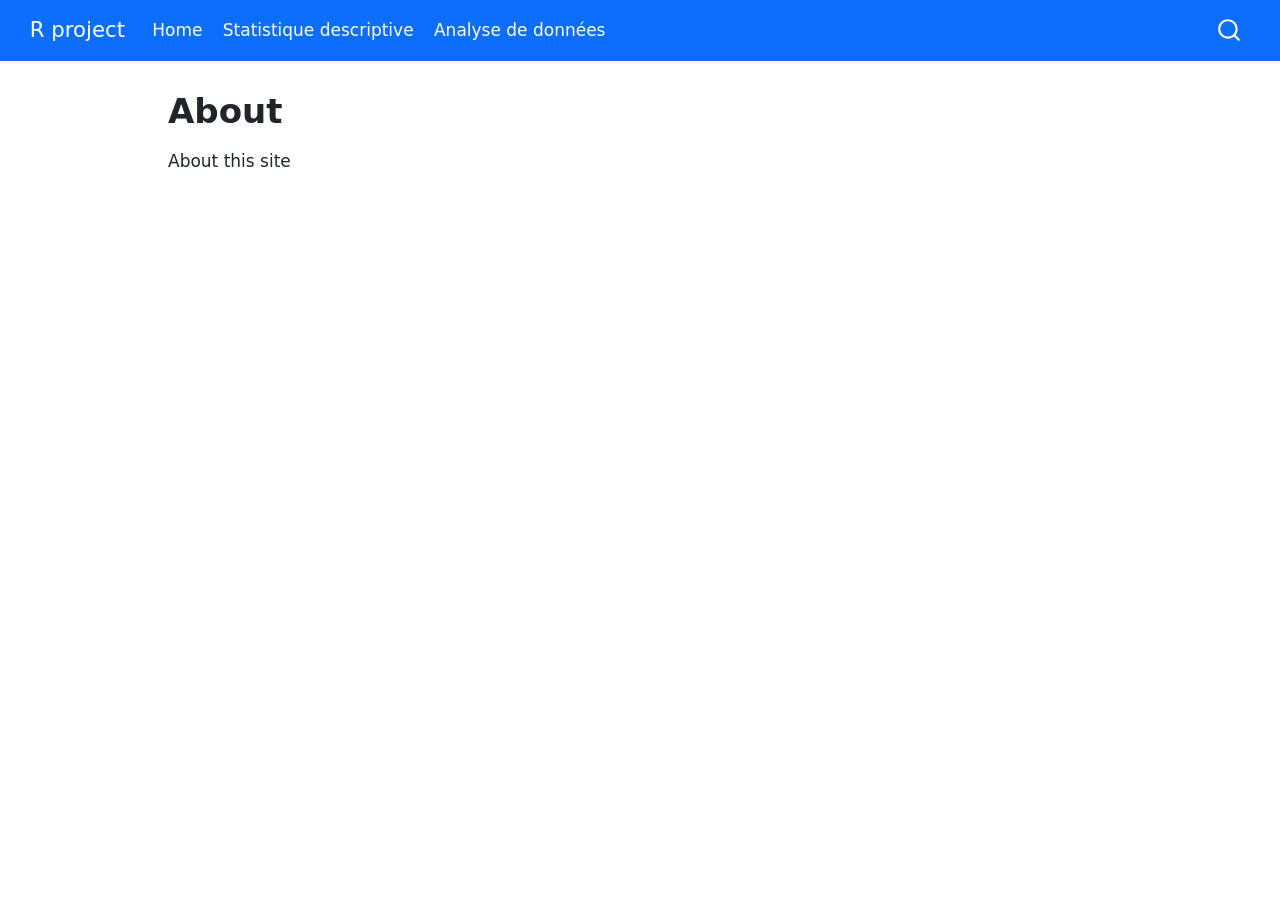
<file: docs/about.html>
<!DOCTYPE html>
<html xmlns="http://www.w3.org/1999/xhtml" lang="en" xml:lang="en"><head>

<meta charset="utf-8">
<meta name="generator" content="quarto-1.4.555">

<meta name="viewport" content="width=device-width, initial-scale=1.0, user-scalable=yes">


<title>R project - About</title>
<style>
code{white-space: pre-wrap;}
span.smallcaps{font-variant: small-caps;}
div.columns{display: flex; gap: min(4vw, 1.5em);}
div.column{flex: auto; overflow-x: auto;}
div.hanging-indent{margin-left: 1.5em; text-indent: -1.5em;}
ul.task-list{list-style: none;}
ul.task-list li input[type="checkbox"] {
  width: 0.8em;
  margin: 0 0.8em 0.2em -1em; /* quarto-specific, see https://github.com/quarto-dev/quarto-cli/issues/4556 */ 
  vertical-align: middle;
}
</style>


<script src="site_libs/quarto-nav/quarto-nav.js"></script>
<script src="site_libs/quarto-nav/headroom.min.js"></script>
<script src="site_libs/clipboard/clipboard.min.js"></script>
<script src="site_libs/quarto-search/autocomplete.umd.js"></script>
<script src="site_libs/quarto-search/fuse.min.js"></script>
<script src="site_libs/quarto-search/quarto-search.js"></script>
<meta name="quarto:offset" content="./">
<script src="site_libs/quarto-html/quarto.js"></script>
<script src="site_libs/quarto-html/popper.min.js"></script>
<script src="site_libs/quarto-html/tippy.umd.min.js"></script>
<script src="site_libs/quarto-html/anchor.min.js"></script>
<link href="site_libs/quarto-html/tippy.css" rel="stylesheet">
<link href="site_libs/quarto-html/quarto-syntax-highlighting.css" rel="stylesheet" id="quarto-text-highlighting-styles">
<script src="site_libs/bootstrap/bootstrap.min.js"></script>
<link href="site_libs/bootstrap/bootstrap-icons.css" rel="stylesheet">
<link href="site_libs/bootstrap/bootstrap.min.css" rel="stylesheet" id="quarto-bootstrap" data-mode="light">
<script id="quarto-search-options" type="application/json">{
  "location": "navbar",
  "copy-button": false,
  "collapse-after": 3,
  "panel-placement": "end",
  "type": "overlay",
  "limit": 50,
  "keyboard-shortcut": [
    "f",
    "/",
    "s"
  ],
  "show-item-context": false,
  "language": {
    "search-no-results-text": "No results",
    "search-matching-documents-text": "matching documents",
    "search-copy-link-title": "Copy link to search",
    "search-hide-matches-text": "Hide additional matches",
    "search-more-match-text": "more match in this document",
    "search-more-matches-text": "more matches in this document",
    "search-clear-button-title": "Clear",
    "search-text-placeholder": "",
    "search-detached-cancel-button-title": "Cancel",
    "search-submit-button-title": "Submit",
    "search-label": "Search"
  }
}</script>


<link rel="stylesheet" href="styles.css">
</head>

<body class="nav-fixed">

<div id="quarto-search-results"></div>
  <header id="quarto-header" class="headroom fixed-top">
    <nav class="navbar navbar-expand-lg " data-bs-theme="dark">
      <div class="navbar-container container-fluid">
      <div class="navbar-brand-container mx-auto">
    <a class="navbar-brand" href="./index.html">
    <span class="navbar-title">R project</span>
    </a>
  </div>
            <div id="quarto-search" class="" title="Search"></div>
          <button class="navbar-toggler" type="button" data-bs-toggle="collapse" data-bs-target="#navbarCollapse" aria-controls="navbarCollapse" aria-expanded="false" aria-label="Toggle navigation" onclick="if (window.quartoToggleHeadroom) { window.quartoToggleHeadroom(); }">
  <span class="navbar-toggler-icon"></span>
</button>
          <div class="collapse navbar-collapse" id="navbarCollapse">
            <ul class="navbar-nav navbar-nav-scroll me-auto">
  <li class="nav-item">
    <a class="nav-link" href="./index.html"> 
<span class="menu-text">Home</span></a>
  </li>  
  <li class="nav-item">
    <a class="nav-link" href="./statistique.qmd"> 
<span class="menu-text">Statistique descriptive</span></a>
  </li>  
  <li class="nav-item">
    <a class="nav-link" href="./analyse.qmd"> 
<span class="menu-text">Analyse de données</span></a>
  </li>  
</ul>
          </div> <!-- /navcollapse -->
          <div class="quarto-navbar-tools">
</div>
      </div> <!-- /container-fluid -->
    </nav>
</header>
<!-- content -->
<div id="quarto-content" class="quarto-container page-columns page-rows-contents page-layout-article page-navbar">
<!-- sidebar -->
<!-- margin-sidebar -->
    <div id="quarto-margin-sidebar" class="sidebar margin-sidebar">
        
    </div>
<!-- main -->
<main class="content" id="quarto-document-content">

<header id="title-block-header" class="quarto-title-block default">
<div class="quarto-title">
<h1 class="title">About</h1>
</div>



<div class="quarto-title-meta">

    
  
    
  </div>
  


</header>


<p>About this site</p>



</main> <!-- /main -->
<script id="quarto-html-after-body" type="application/javascript">
window.document.addEventListener("DOMContentLoaded", function (event) {
  const toggleBodyColorMode = (bsSheetEl) => {
    const mode = bsSheetEl.getAttribute("data-mode");
    const bodyEl = window.document.querySelector("body");
    if (mode === "dark") {
      bodyEl.classList.add("quarto-dark");
      bodyEl.classList.remove("quarto-light");
    } else {
      bodyEl.classList.add("quarto-light");
      bodyEl.classList.remove("quarto-dark");
    }
  }
  const toggleBodyColorPrimary = () => {
    const bsSheetEl = window.document.querySelector("link#quarto-bootstrap");
    if (bsSheetEl) {
      toggleBodyColorMode(bsSheetEl);
    }
  }
  toggleBodyColorPrimary();  
  const icon = "";
  const anchorJS = new window.AnchorJS();
  anchorJS.options = {
    placement: 'right',
    icon: icon
  };
  anchorJS.add('.anchored');
  const isCodeAnnotation = (el) => {
    for (const clz of el.classList) {
      if (clz.startsWith('code-annotation-')) {                     
        return true;
      }
    }
    return false;
  }
  const clipboard = new window.ClipboardJS('.code-copy-button', {
    text: function(trigger) {
      const codeEl = trigger.previousElementSibling.cloneNode(true);
      for (const childEl of codeEl.children) {
        if (isCodeAnnotation(childEl)) {
          childEl.remove();
        }
      }
      return codeEl.innerText;
    }
  });
  clipboard.on('success', function(e) {
    // button target
    const button = e.trigger;
    // don't keep focus
    button.blur();
    // flash "checked"
    button.classList.add('code-copy-button-checked');
    var currentTitle = button.getAttribute("title");
    button.setAttribute("title", "Copied!");
    let tooltip;
    if (window.bootstrap) {
      button.setAttribute("data-bs-toggle", "tooltip");
      button.setAttribute("data-bs-placement", "left");
      button.setAttribute("data-bs-title", "Copied!");
      tooltip = new bootstrap.Tooltip(button, 
        { trigger: "manual", 
          customClass: "code-copy-button-tooltip",
          offset: [0, -8]});
      tooltip.show();    
    }
    setTimeout(function() {
      if (tooltip) {
        tooltip.hide();
        button.removeAttribute("data-bs-title");
        button.removeAttribute("data-bs-toggle");
        button.removeAttribute("data-bs-placement");
      }
      button.setAttribute("title", currentTitle);
      button.classList.remove('code-copy-button-checked');
    }, 1000);
    // clear code selection
    e.clearSelection();
  });
    var localhostRegex = new RegExp(/^(?:http|https):\/\/localhost\:?[0-9]*\//);
    var mailtoRegex = new RegExp(/^mailto:/);
      var filterRegex = new RegExp('/' + window.location.host + '/');
    var isInternal = (href) => {
        return filterRegex.test(href) || localhostRegex.test(href) || mailtoRegex.test(href);
    }
    // Inspect non-navigation links and adorn them if external
 	var links = window.document.querySelectorAll('a[href]:not(.nav-link):not(.navbar-brand):not(.toc-action):not(.sidebar-link):not(.sidebar-item-toggle):not(.pagination-link):not(.no-external):not([aria-hidden]):not(.dropdown-item):not(.quarto-navigation-tool)');
    for (var i=0; i<links.length; i++) {
      const link = links[i];
      if (!isInternal(link.href)) {
        // undo the damage that might have been done by quarto-nav.js in the case of
        // links that we want to consider external
        if (link.dataset.originalHref !== undefined) {
          link.href = link.dataset.originalHref;
        }
      }
    }
  function tippyHover(el, contentFn, onTriggerFn, onUntriggerFn) {
    const config = {
      allowHTML: true,
      maxWidth: 500,
      delay: 100,
      arrow: false,
      appendTo: function(el) {
          return el.parentElement;
      },
      interactive: true,
      interactiveBorder: 10,
      theme: 'quarto',
      placement: 'bottom-start',
    };
    if (contentFn) {
      config.content = contentFn;
    }
    if (onTriggerFn) {
      config.onTrigger = onTriggerFn;
    }
    if (onUntriggerFn) {
      config.onUntrigger = onUntriggerFn;
    }
    window.tippy(el, config); 
  }
  const noterefs = window.document.querySelectorAll('a[role="doc-noteref"]');
  for (var i=0; i<noterefs.length; i++) {
    const ref = noterefs[i];
    tippyHover(ref, function() {
      // use id or data attribute instead here
      let href = ref.getAttribute('data-footnote-href') || ref.getAttribute('href');
      try { href = new URL(href).hash; } catch {}
      const id = href.replace(/^#\/?/, "");
      const note = window.document.getElementById(id);
      if (note) {
        return note.innerHTML;
      } else {
        return "";
      }
    });
  }
  const xrefs = window.document.querySelectorAll('a.quarto-xref');
  const processXRef = (id, note) => {
    // Strip column container classes
    const stripColumnClz = (el) => {
      el.classList.remove("page-full", "page-columns");
      if (el.children) {
        for (const child of el.children) {
          stripColumnClz(child);
        }
      }
    }
    stripColumnClz(note)
    if (id === null || id.startsWith('sec-')) {
      // Special case sections, only their first couple elements
      const container = document.createElement("div");
      if (note.children && note.children.length > 2) {
        container.appendChild(note.children[0].cloneNode(true));
        for (let i = 1; i < note.children.length; i++) {
          const child = note.children[i];
          if (child.tagName === "P" && child.innerText === "") {
            continue;
          } else {
            container.appendChild(child.cloneNode(true));
            break;
          }
        }
        if (window.Quarto?.typesetMath) {
          window.Quarto.typesetMath(container);
        }
        return container.innerHTML
      } else {
        if (window.Quarto?.typesetMath) {
          window.Quarto.typesetMath(note);
        }
        return note.innerHTML;
      }
    } else {
      // Remove any anchor links if they are present
      const anchorLink = note.querySelector('a.anchorjs-link');
      if (anchorLink) {
        anchorLink.remove();
      }
      if (window.Quarto?.typesetMath) {
        window.Quarto.typesetMath(note);
      }
      // TODO in 1.5, we should make sure this works without a callout special case
      if (note.classList.contains("callout")) {
        return note.outerHTML;
      } else {
        return note.innerHTML;
      }
    }
  }
  for (var i=0; i<xrefs.length; i++) {
    const xref = xrefs[i];
    tippyHover(xref, undefined, function(instance) {
      instance.disable();
      let url = xref.getAttribute('href');
      let hash = undefined; 
      if (url.startsWith('#')) {
        hash = url;
      } else {
        try { hash = new URL(url).hash; } catch {}
      }
      if (hash) {
        const id = hash.replace(/^#\/?/, "");
        const note = window.document.getElementById(id);
        if (note !== null) {
          try {
            const html = processXRef(id, note.cloneNode(true));
            instance.setContent(html);
          } finally {
            instance.enable();
            instance.show();
          }
        } else {
          // See if we can fetch this
          fetch(url.split('#')[0])
          .then(res => res.text())
          .then(html => {
            const parser = new DOMParser();
            const htmlDoc = parser.parseFromString(html, "text/html");
            const note = htmlDoc.getElementById(id);
            if (note !== null) {
              const html = processXRef(id, note);
              instance.setContent(html);
            } 
          }).finally(() => {
            instance.enable();
            instance.show();
          });
        }
      } else {
        // See if we can fetch a full url (with no hash to target)
        // This is a special case and we should probably do some content thinning / targeting
        fetch(url)
        .then(res => res.text())
        .then(html => {
          const parser = new DOMParser();
          const htmlDoc = parser.parseFromString(html, "text/html");
          const note = htmlDoc.querySelector('main.content');
          if (note !== null) {
            // This should only happen for chapter cross references
            // (since there is no id in the URL)
            // remove the first header
            if (note.children.length > 0 && note.children[0].tagName === "HEADER") {
              note.children[0].remove();
            }
            const html = processXRef(null, note);
            instance.setContent(html);
          } 
        }).finally(() => {
          instance.enable();
          instance.show();
        });
      }
    }, function(instance) {
    });
  }
      let selectedAnnoteEl;
      const selectorForAnnotation = ( cell, annotation) => {
        let cellAttr = 'data-code-cell="' + cell + '"';
        let lineAttr = 'data-code-annotation="' +  annotation + '"';
        const selector = 'span[' + cellAttr + '][' + lineAttr + ']';
        return selector;
      }
      const selectCodeLines = (annoteEl) => {
        const doc = window.document;
        const targetCell = annoteEl.getAttribute("data-target-cell");
        const targetAnnotation = annoteEl.getAttribute("data-target-annotation");
        const annoteSpan = window.document.querySelector(selectorForAnnotation(targetCell, targetAnnotation));
        const lines = annoteSpan.getAttribute("data-code-lines").split(",");
        const lineIds = lines.map((line) => {
          return targetCell + "-" + line;
        })
        let top = null;
        let height = null;
        let parent = null;
        if (lineIds.length > 0) {
            //compute the position of the single el (top and bottom and make a div)
            const el = window.document.getElementById(lineIds[0]);
            top = el.offsetTop;
            height = el.offsetHeight;
            parent = el.parentElement.parentElement;
          if (lineIds.length > 1) {
            const lastEl = window.document.getElementById(lineIds[lineIds.length - 1]);
            const bottom = lastEl.offsetTop + lastEl.offsetHeight;
            height = bottom - top;
          }
          if (top !== null && height !== null && parent !== null) {
            // cook up a div (if necessary) and position it 
            let div = window.document.getElementById("code-annotation-line-highlight");
            if (div === null) {
              div = window.document.createElement("div");
              div.setAttribute("id", "code-annotation-line-highlight");
              div.style.position = 'absolute';
              parent.appendChild(div);
            }
            div.style.top = top - 2 + "px";
            div.style.height = height + 4 + "px";
            div.style.left = 0;
            let gutterDiv = window.document.getElementById("code-annotation-line-highlight-gutter");
            if (gutterDiv === null) {
              gutterDiv = window.document.createElement("div");
              gutterDiv.setAttribute("id", "code-annotation-line-highlight-gutter");
              gutterDiv.style.position = 'absolute';
              const codeCell = window.document.getElementById(targetCell);
              const gutter = codeCell.querySelector('.code-annotation-gutter');
              gutter.appendChild(gutterDiv);
            }
            gutterDiv.style.top = top - 2 + "px";
            gutterDiv.style.height = height + 4 + "px";
          }
          selectedAnnoteEl = annoteEl;
        }
      };
      const unselectCodeLines = () => {
        const elementsIds = ["code-annotation-line-highlight", "code-annotation-line-highlight-gutter"];
        elementsIds.forEach((elId) => {
          const div = window.document.getElementById(elId);
          if (div) {
            div.remove();
          }
        });
        selectedAnnoteEl = undefined;
      };
        // Handle positioning of the toggle
    window.addEventListener(
      "resize",
      throttle(() => {
        elRect = undefined;
        if (selectedAnnoteEl) {
          selectCodeLines(selectedAnnoteEl);
        }
      }, 10)
    );
    function throttle(fn, ms) {
    let throttle = false;
    let timer;
      return (...args) => {
        if(!throttle) { // first call gets through
            fn.apply(this, args);
            throttle = true;
        } else { // all the others get throttled
            if(timer) clearTimeout(timer); // cancel #2
            timer = setTimeout(() => {
              fn.apply(this, args);
              timer = throttle = false;
            }, ms);
        }
      };
    }
      // Attach click handler to the DT
      const annoteDls = window.document.querySelectorAll('dt[data-target-cell]');
      for (const annoteDlNode of annoteDls) {
        annoteDlNode.addEventListener('click', (event) => {
          const clickedEl = event.target;
          if (clickedEl !== selectedAnnoteEl) {
            unselectCodeLines();
            const activeEl = window.document.querySelector('dt[data-target-cell].code-annotation-active');
            if (activeEl) {
              activeEl.classList.remove('code-annotation-active');
            }
            selectCodeLines(clickedEl);
            clickedEl.classList.add('code-annotation-active');
          } else {
            // Unselect the line
            unselectCodeLines();
            clickedEl.classList.remove('code-annotation-active');
          }
        });
      }
  const findCites = (el) => {
    const parentEl = el.parentElement;
    if (parentEl) {
      const cites = parentEl.dataset.cites;
      if (cites) {
        return {
          el,
          cites: cites.split(' ')
        };
      } else {
        return findCites(el.parentElement)
      }
    } else {
      return undefined;
    }
  };
  var bibliorefs = window.document.querySelectorAll('a[role="doc-biblioref"]');
  for (var i=0; i<bibliorefs.length; i++) {
    const ref = bibliorefs[i];
    const citeInfo = findCites(ref);
    if (citeInfo) {
      tippyHover(citeInfo.el, function() {
        var popup = window.document.createElement('div');
        citeInfo.cites.forEach(function(cite) {
          var citeDiv = window.document.createElement('div');
          citeDiv.classList.add('hanging-indent');
          citeDiv.classList.add('csl-entry');
          var biblioDiv = window.document.getElementById('ref-' + cite);
          if (biblioDiv) {
            citeDiv.innerHTML = biblioDiv.innerHTML;
          }
          popup.appendChild(citeDiv);
        });
        return popup.innerHTML;
      });
    }
  }
});
</script>
</div> <!-- /content -->




</body></html>
</file>
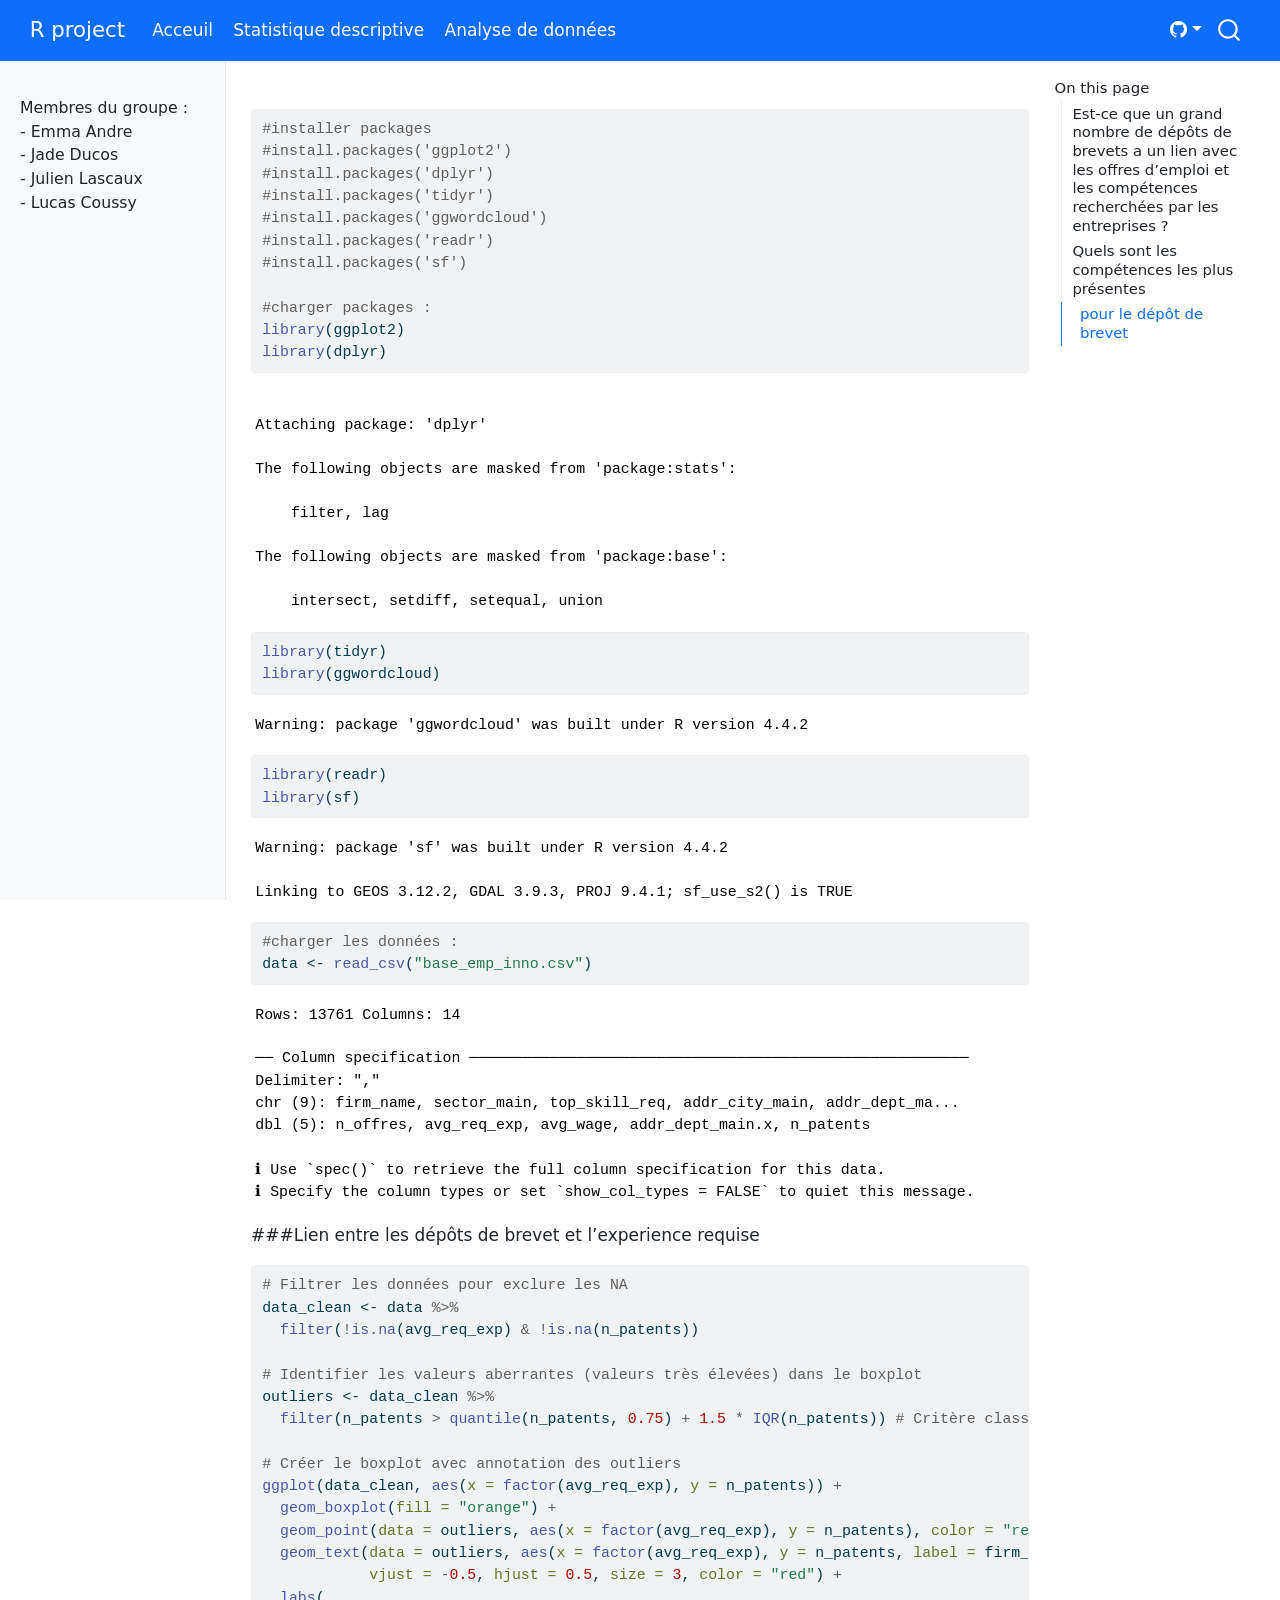
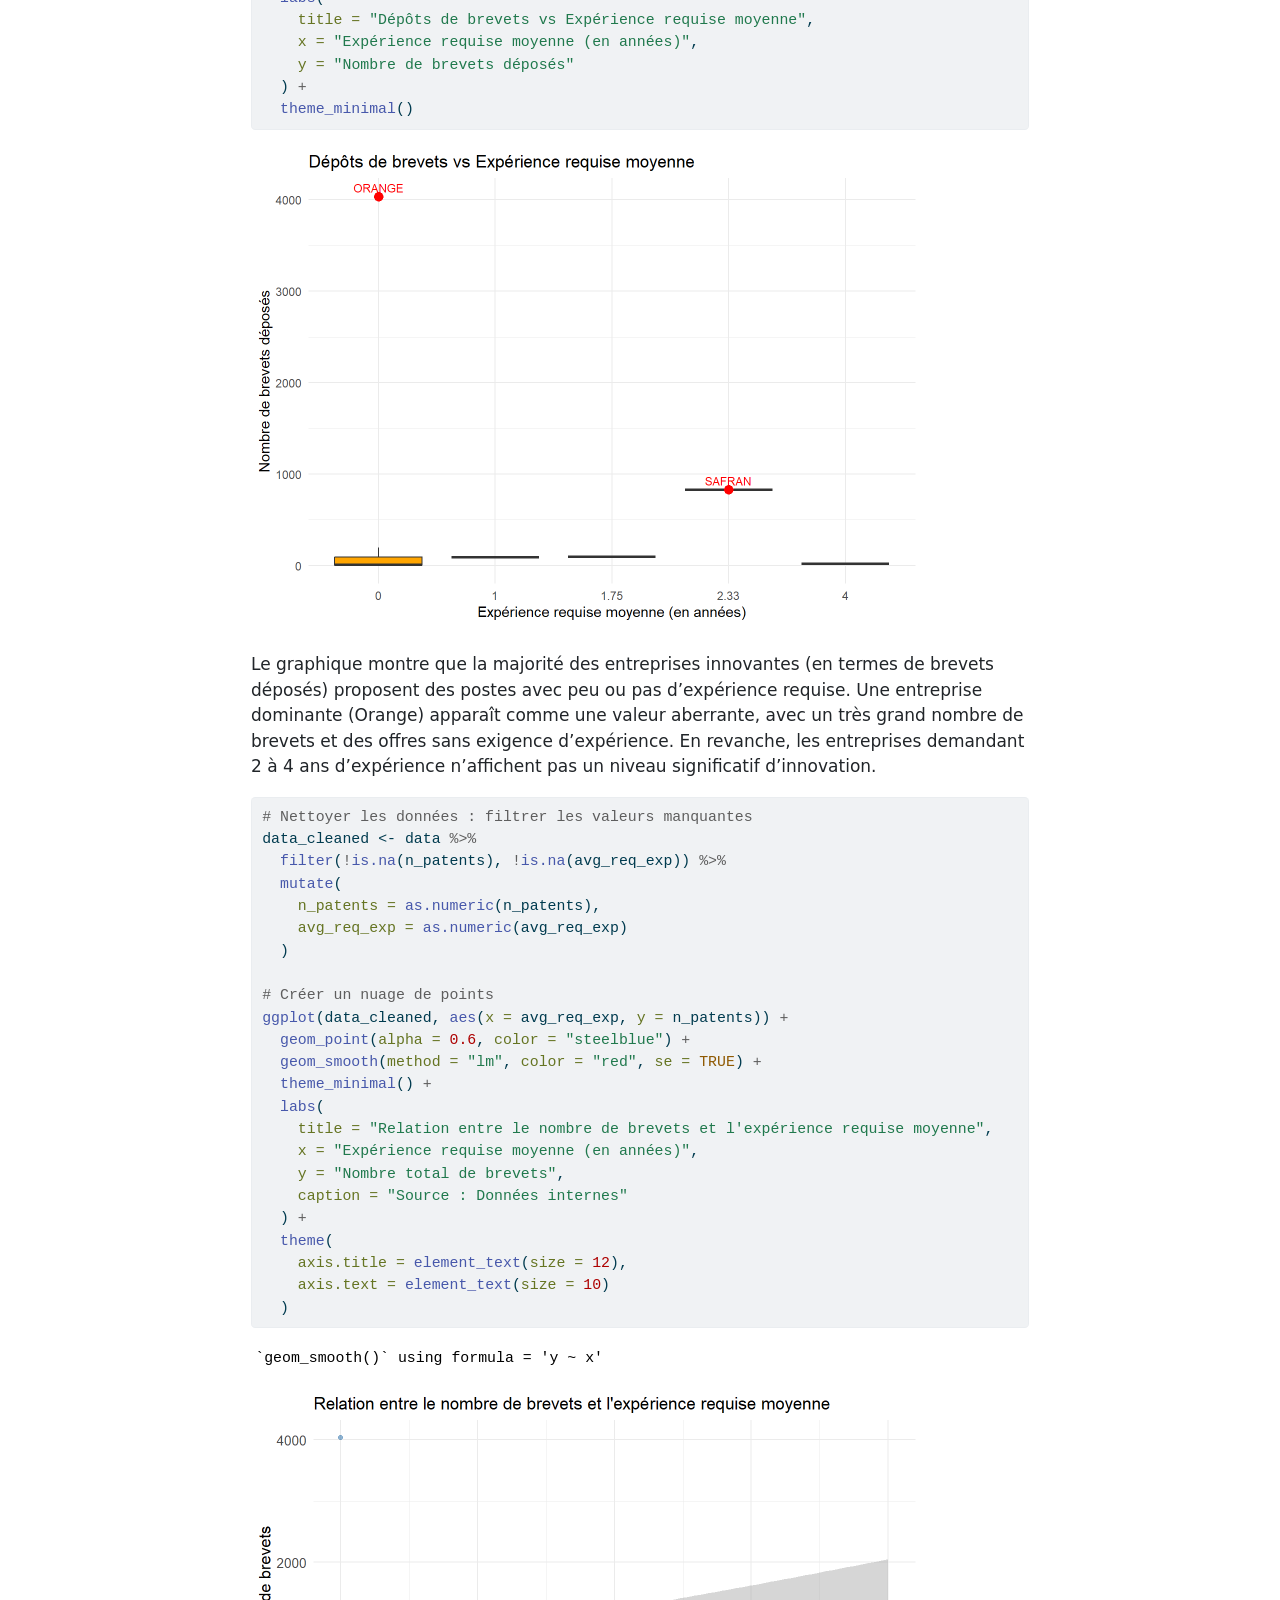
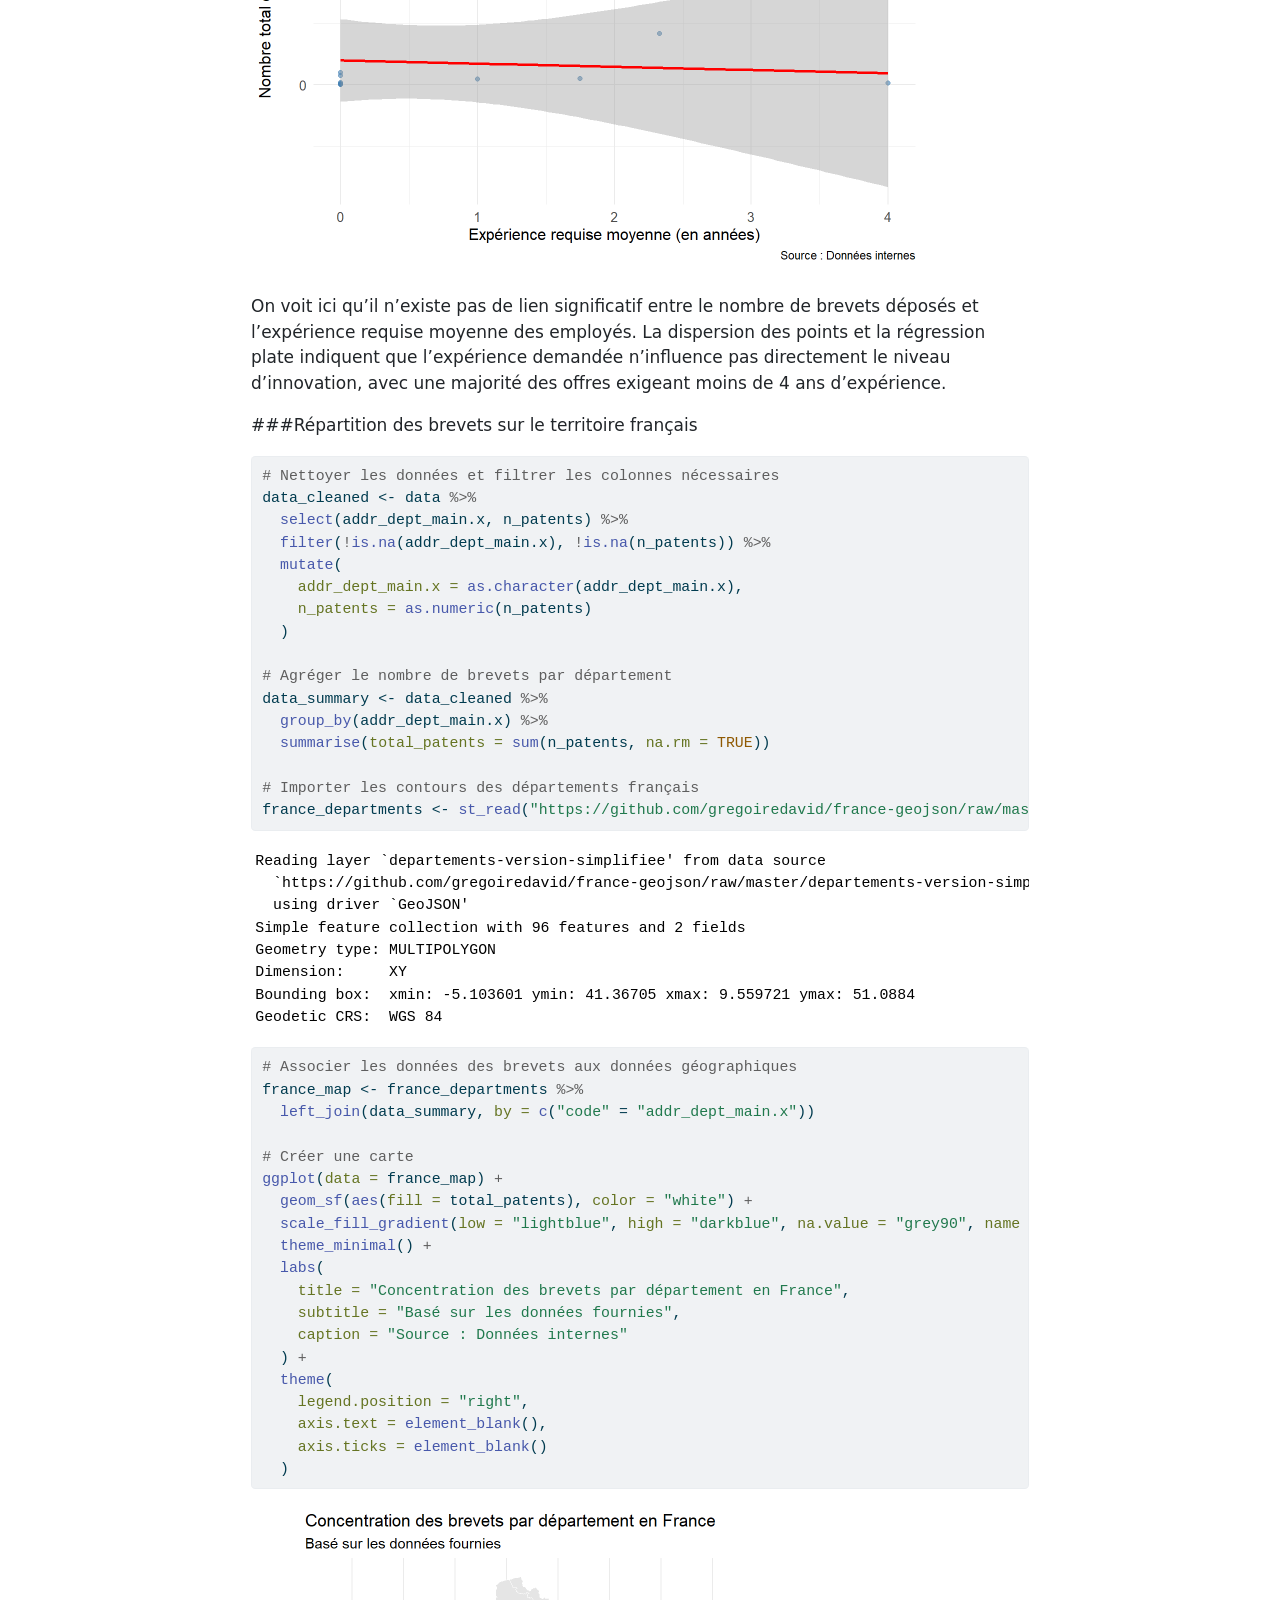
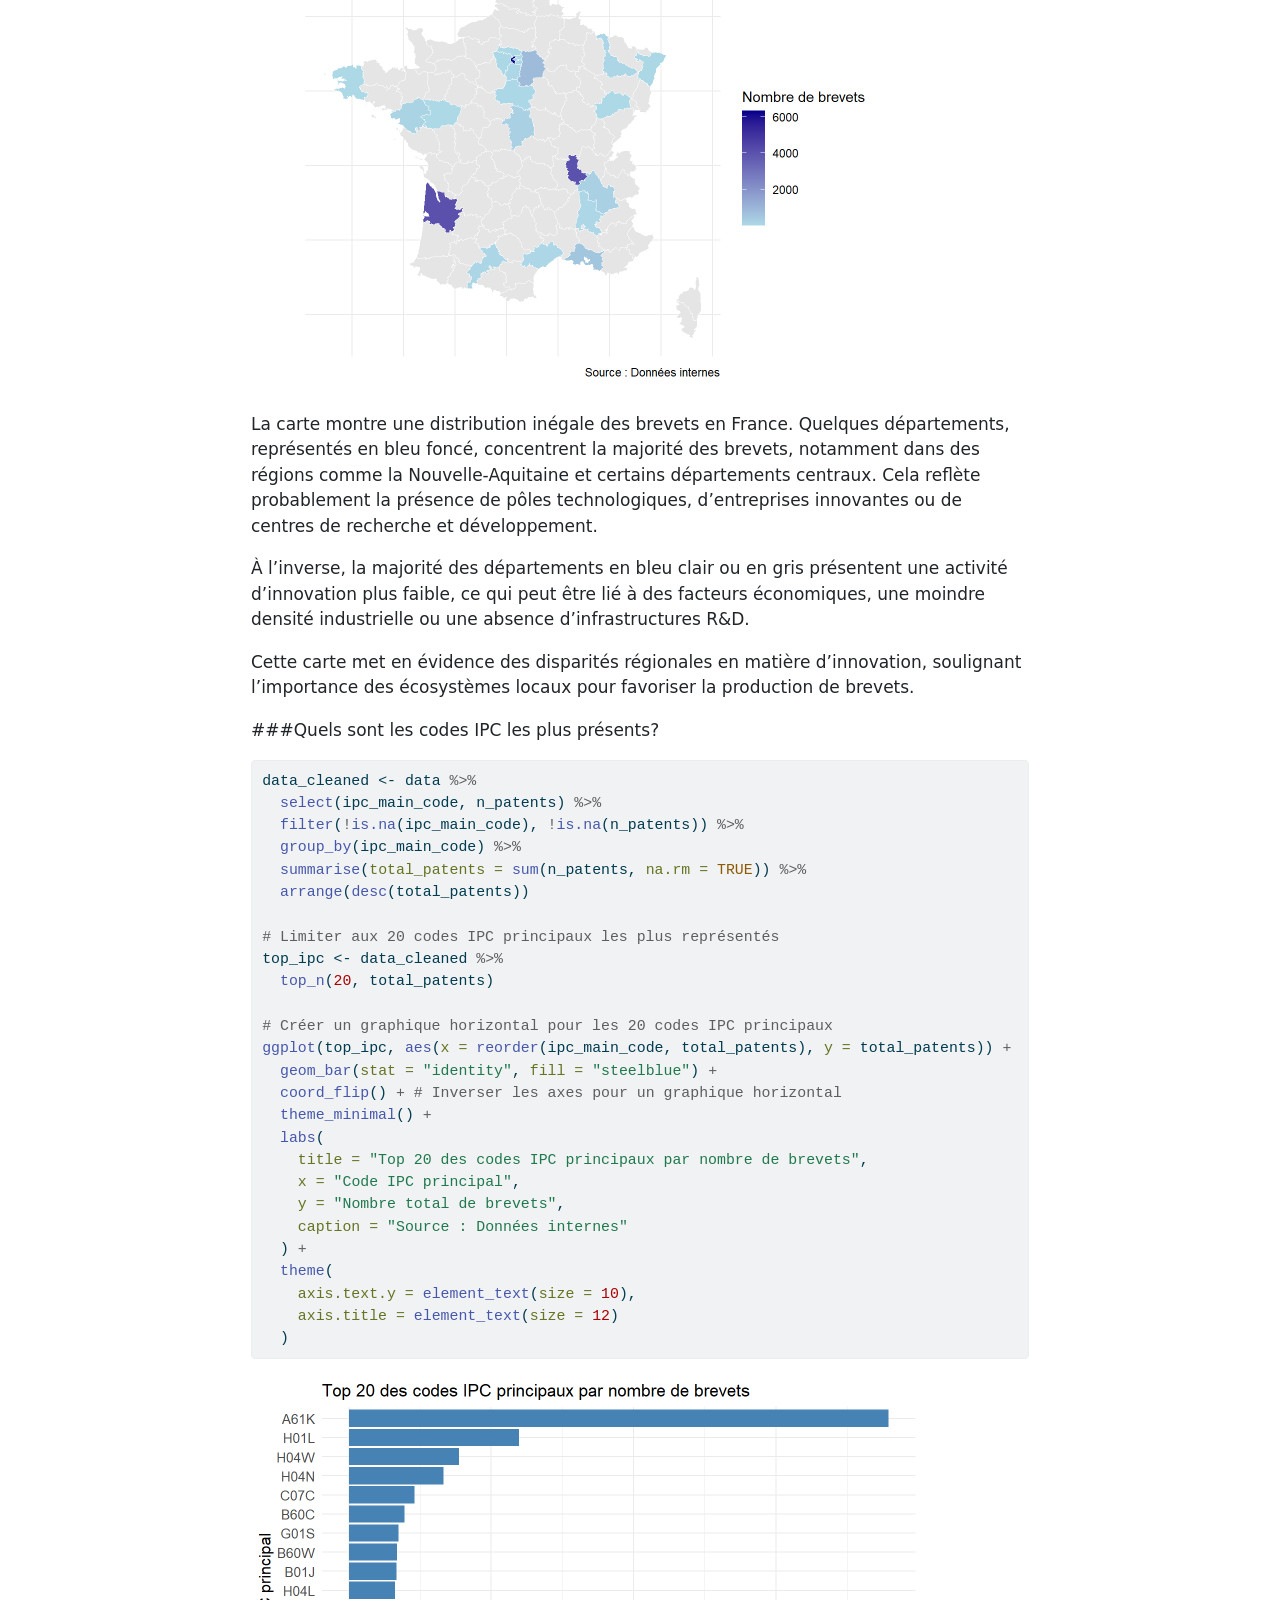
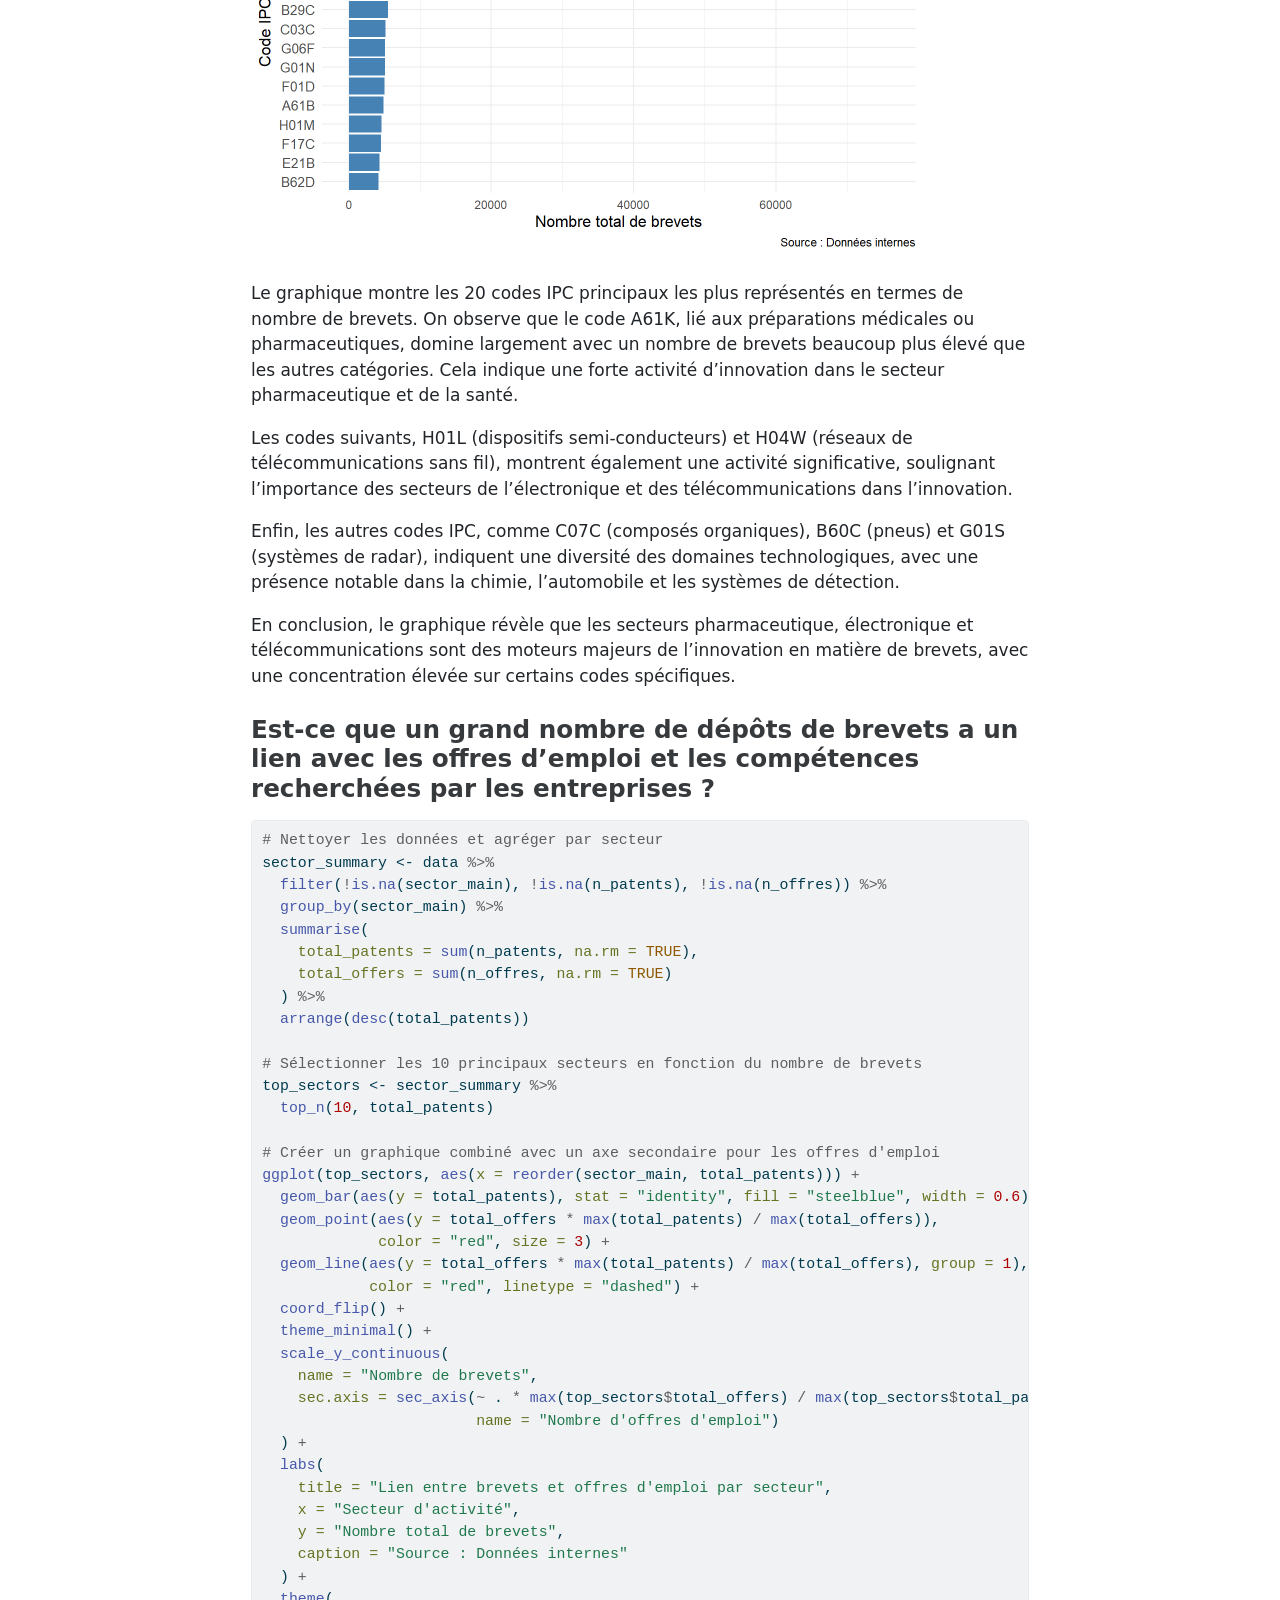
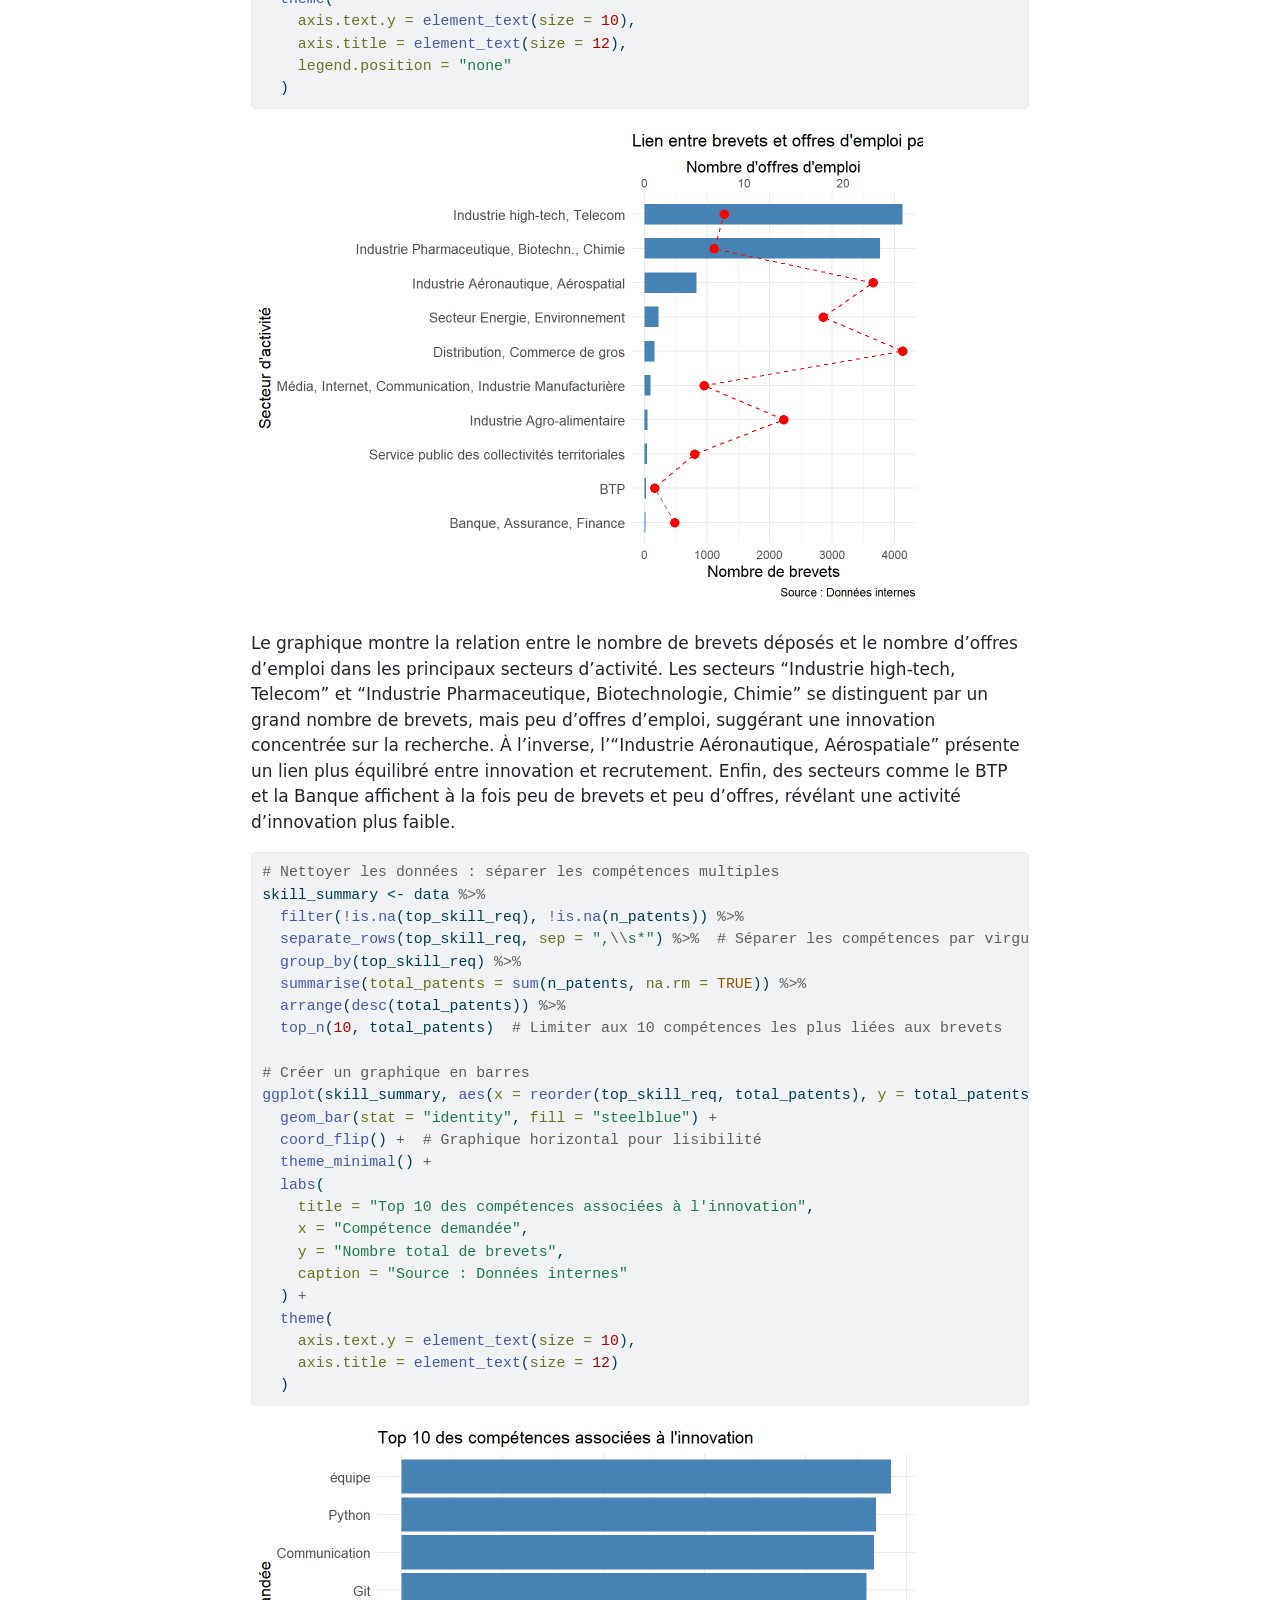
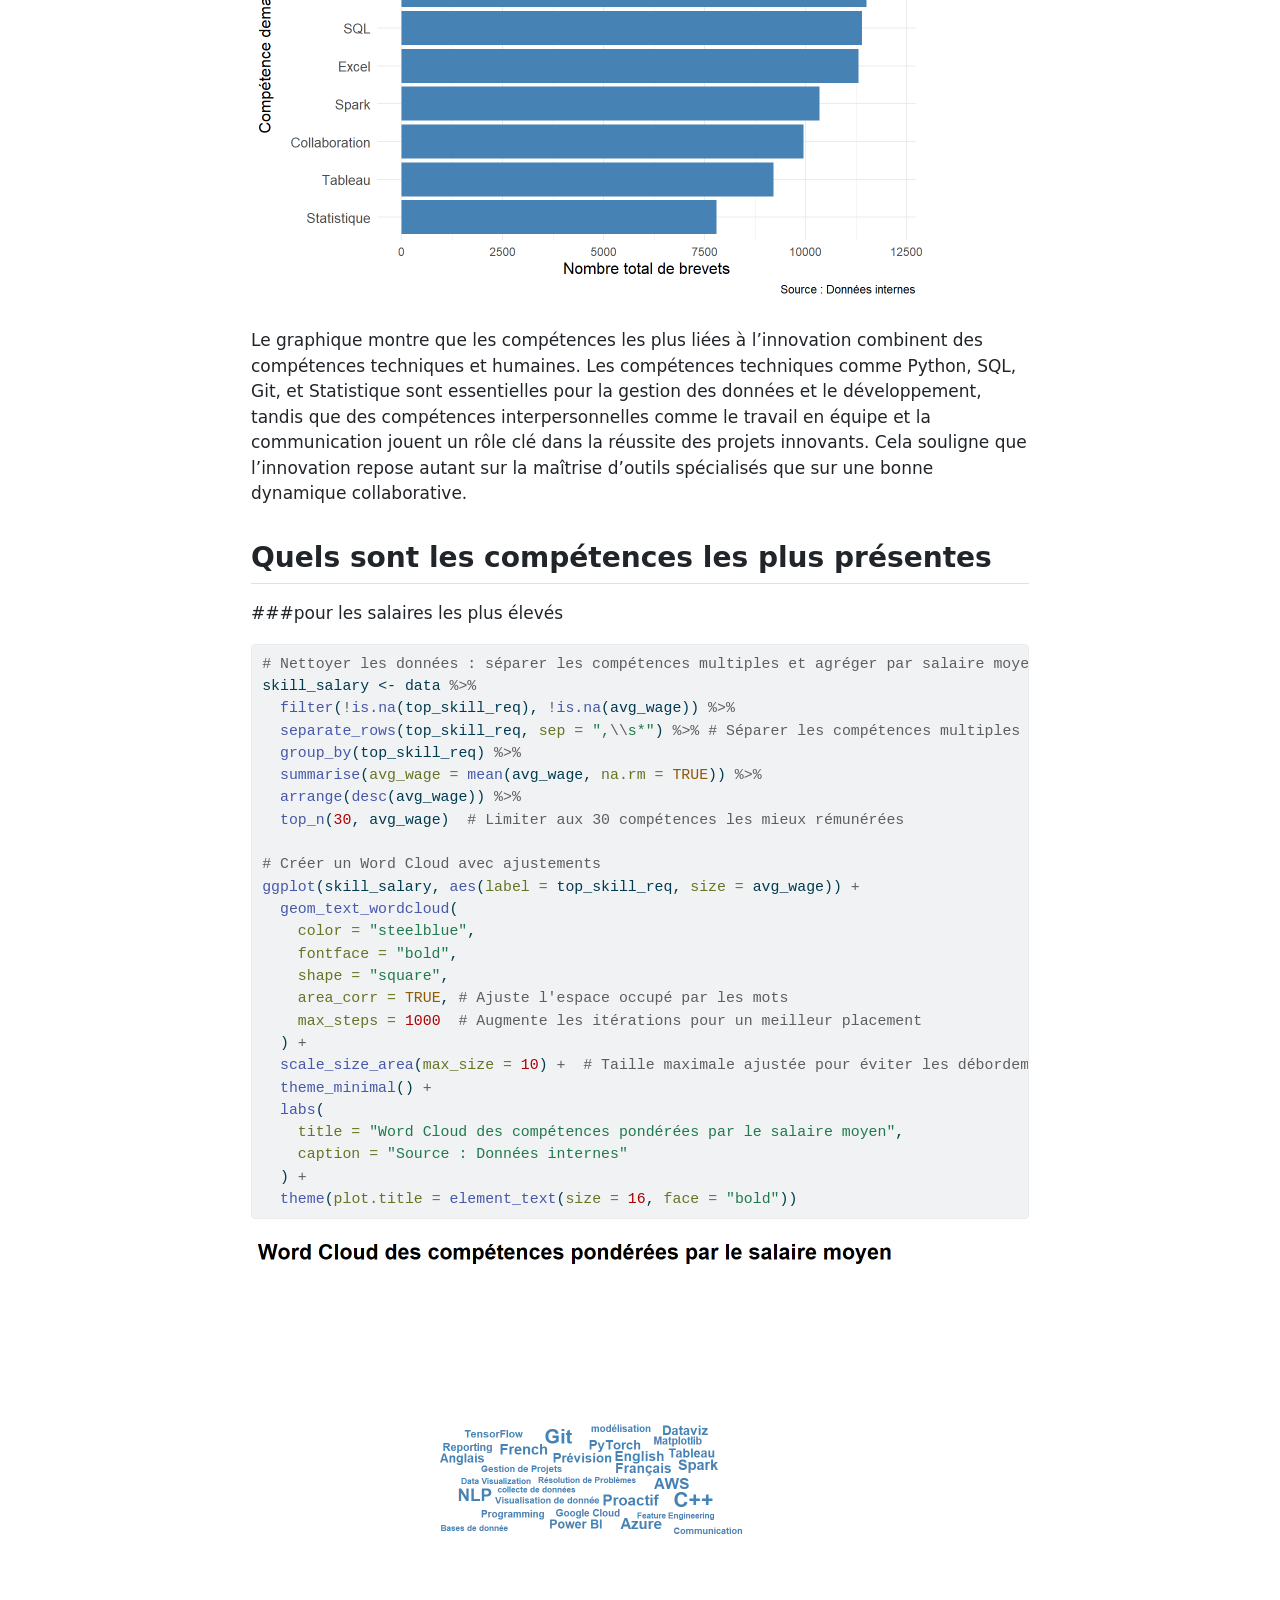
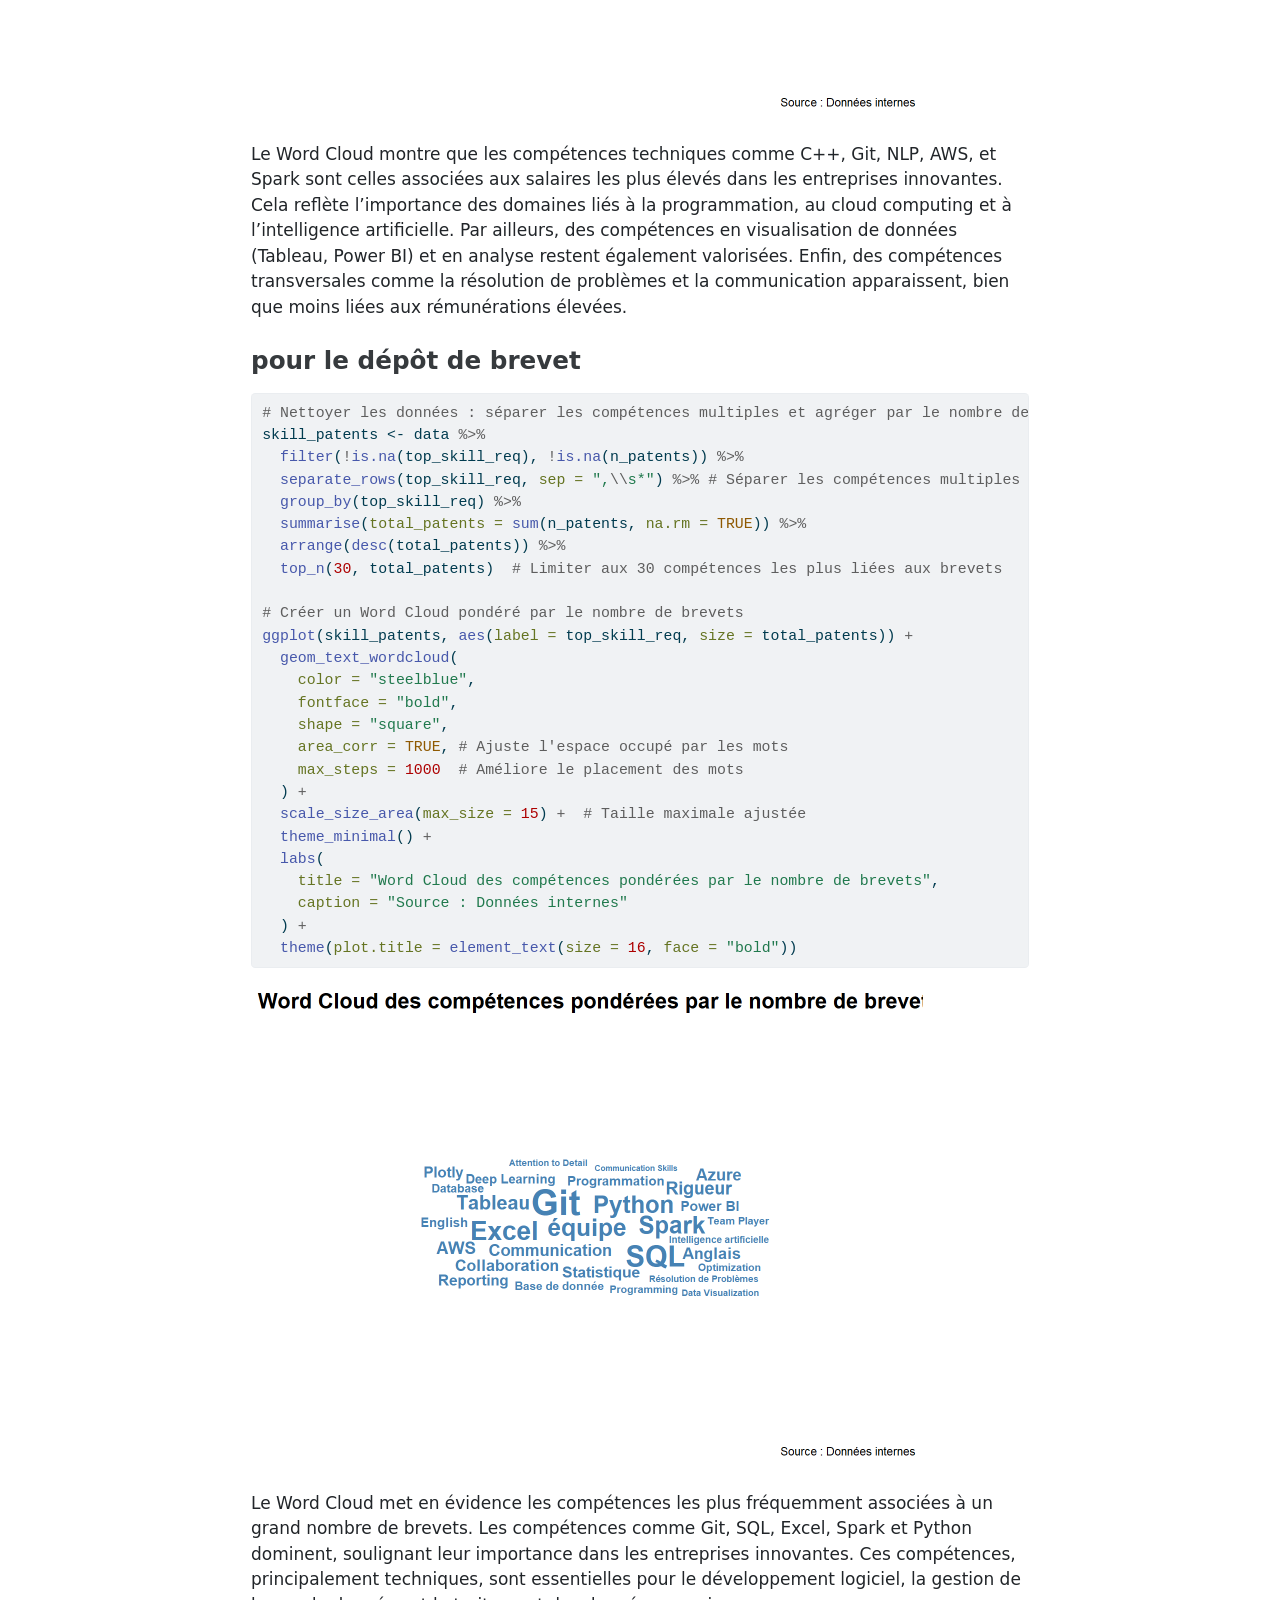
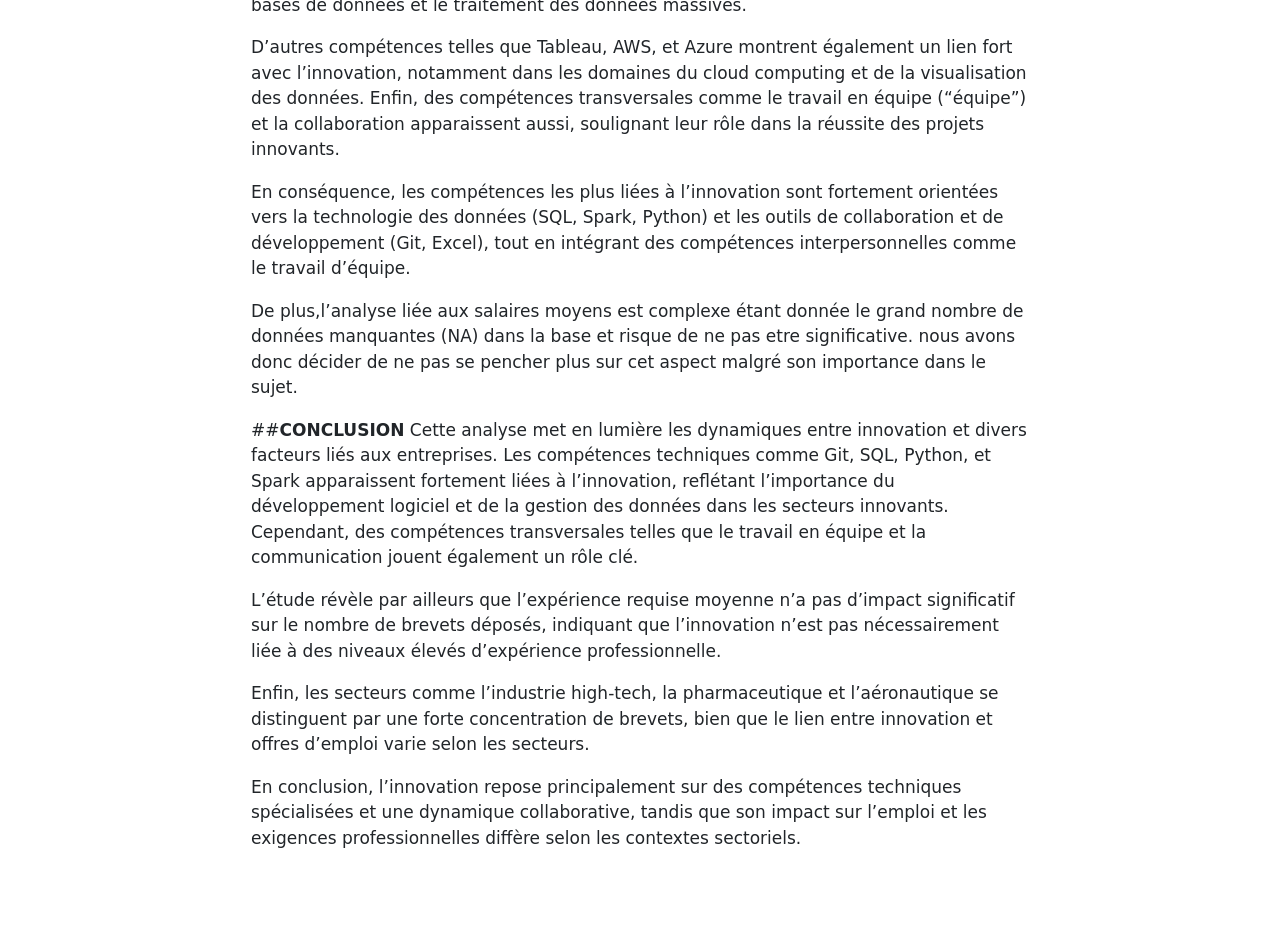
<file: docs/analys des données (1).html>
<!DOCTYPE html>
<html xmlns="http://www.w3.org/1999/xhtml" lang="en" xml:lang="en"><head>

<meta charset="utf-8">
<meta name="generator" content="quarto-1.4.555">

<meta name="viewport" content="width=device-width, initial-scale=1.0, user-scalable=yes">


<title>R project</title>
<style>
code{white-space: pre-wrap;}
span.smallcaps{font-variant: small-caps;}
div.columns{display: flex; gap: min(4vw, 1.5em);}
div.column{flex: auto; overflow-x: auto;}
div.hanging-indent{margin-left: 1.5em; text-indent: -1.5em;}
ul.task-list{list-style: none;}
ul.task-list li input[type="checkbox"] {
  width: 0.8em;
  margin: 0 0.8em 0.2em -1em; /* quarto-specific, see https://github.com/quarto-dev/quarto-cli/issues/4556 */ 
  vertical-align: middle;
}
/* CSS for syntax highlighting */
pre > code.sourceCode { white-space: pre; position: relative; }
pre > code.sourceCode > span { line-height: 1.25; }
pre > code.sourceCode > span:empty { height: 1.2em; }
.sourceCode { overflow: visible; }
code.sourceCode > span { color: inherit; text-decoration: inherit; }
div.sourceCode { margin: 1em 0; }
pre.sourceCode { margin: 0; }
@media screen {
div.sourceCode { overflow: auto; }
}
@media print {
pre > code.sourceCode { white-space: pre-wrap; }
pre > code.sourceCode > span { text-indent: -5em; padding-left: 5em; }
}
pre.numberSource code
  { counter-reset: source-line 0; }
pre.numberSource code > span
  { position: relative; left: -4em; counter-increment: source-line; }
pre.numberSource code > span > a:first-child::before
  { content: counter(source-line);
    position: relative; left: -1em; text-align: right; vertical-align: baseline;
    border: none; display: inline-block;
    -webkit-touch-callout: none; -webkit-user-select: none;
    -khtml-user-select: none; -moz-user-select: none;
    -ms-user-select: none; user-select: none;
    padding: 0 4px; width: 4em;
  }
pre.numberSource { margin-left: 3em;  padding-left: 4px; }
div.sourceCode
  {   }
@media screen {
pre > code.sourceCode > span > a:first-child::before { text-decoration: underline; }
}
</style>


<script src="site_libs/quarto-nav/quarto-nav.js"></script>
<script src="site_libs/quarto-nav/headroom.min.js"></script>
<script src="site_libs/clipboard/clipboard.min.js"></script>
<script src="site_libs/quarto-search/autocomplete.umd.js"></script>
<script src="site_libs/quarto-search/fuse.min.js"></script>
<script src="site_libs/quarto-search/quarto-search.js"></script>
<meta name="quarto:offset" content="./">
<script src="site_libs/quarto-html/quarto.js"></script>
<script src="site_libs/quarto-html/popper.min.js"></script>
<script src="site_libs/quarto-html/tippy.umd.min.js"></script>
<script src="site_libs/quarto-html/anchor.min.js"></script>
<link href="site_libs/quarto-html/tippy.css" rel="stylesheet">
<link href="site_libs/quarto-html/quarto-syntax-highlighting.css" rel="stylesheet" id="quarto-text-highlighting-styles">
<script src="site_libs/bootstrap/bootstrap.min.js"></script>
<link href="site_libs/bootstrap/bootstrap-icons.css" rel="stylesheet">
<link href="site_libs/bootstrap/bootstrap.min.css" rel="stylesheet" id="quarto-bootstrap" data-mode="light">
<script id="quarto-search-options" type="application/json">{
  "location": "navbar",
  "copy-button": false,
  "collapse-after": 3,
  "panel-placement": "end",
  "type": "overlay",
  "limit": 50,
  "keyboard-shortcut": [
    "f",
    "/",
    "s"
  ],
  "show-item-context": false,
  "language": {
    "search-no-results-text": "No results",
    "search-matching-documents-text": "matching documents",
    "search-copy-link-title": "Copy link to search",
    "search-hide-matches-text": "Hide additional matches",
    "search-more-match-text": "more match in this document",
    "search-more-matches-text": "more matches in this document",
    "search-clear-button-title": "Clear",
    "search-text-placeholder": "",
    "search-detached-cancel-button-title": "Cancel",
    "search-submit-button-title": "Submit",
    "search-label": "Search"
  }
}</script>


<link rel="stylesheet" href="styles.css">
</head>

<body class="nav-sidebar docked nav-fixed">

<div id="quarto-search-results"></div>
  <header id="quarto-header" class="headroom fixed-top">
    <nav class="navbar navbar-expand-lg " data-bs-theme="dark">
      <div class="navbar-container container-fluid">
      <div class="navbar-brand-container mx-auto">
    <a class="navbar-brand" href="./index.html">
    <span class="navbar-title">R project</span>
    </a>
  </div>
            <div id="quarto-search" class="" title="Search"></div>
          <button class="navbar-toggler" type="button" data-bs-toggle="collapse" data-bs-target="#navbarCollapse" aria-controls="navbarCollapse" aria-expanded="false" aria-label="Toggle navigation" onclick="if (window.quartoToggleHeadroom) { window.quartoToggleHeadroom(); }">
  <span class="navbar-toggler-icon"></span>
</button>
          <div class="collapse navbar-collapse" id="navbarCollapse">
            <ul class="navbar-nav navbar-nav-scroll me-auto">
  <li class="nav-item">
    <a class="nav-link" href="./index.html"> 
<span class="menu-text">Acceuil</span></a>
  </li>  
  <li class="nav-item">
    <a class="nav-link" href="./statistique.html"> 
<span class="menu-text">Statistique descriptive</span></a>
  </li>  
  <li class="nav-item">
    <a class="nav-link" href="./analyse.qmd"> 
<span class="menu-text">Analyse de données</span></a>
  </li>  
</ul>
          </div> <!-- /navcollapse -->
          <div class="quarto-navbar-tools">
    <div class="dropdown">
      <a href="" title="" id="quarto-navigation-tool-dropdown-0" class="quarto-navigation-tool dropdown-toggle px-1" data-bs-toggle="dropdown" aria-expanded="false" aria-label=""><i class="bi bi-github"></i></a>
      <ul class="dropdown-menu" aria-labelledby="quarto-navigation-tool-dropdown-0">
          <li>
            <a class="dropdown-item quarto-navbar-tools-item" href="https://github.com/Lambda-ck/R-project.git">
            Github link
            </a>
          </li>
      </ul>
    </div>
</div>
      </div> <!-- /container-fluid -->
    </nav>
  <nav class="quarto-secondary-nav">
    <div class="container-fluid d-flex">
      <button type="button" class="quarto-btn-toggle btn" data-bs-toggle="collapse" data-bs-target=".quarto-sidebar-collapse-item" aria-controls="quarto-sidebar" aria-expanded="false" aria-label="Toggle sidebar navigation" onclick="if (window.quartoToggleHeadroom) { window.quartoToggleHeadroom(); }">
        <i class="bi bi-layout-text-sidebar-reverse"></i>
      </button>
        <nav class="quarto-page-breadcrumbs" aria-label="breadcrumb"><ol class="breadcrumb"></ol></nav>
        <a class="flex-grow-1" role="button" data-bs-toggle="collapse" data-bs-target=".quarto-sidebar-collapse-item" aria-controls="quarto-sidebar" aria-expanded="false" aria-label="Toggle sidebar navigation" onclick="if (window.quartoToggleHeadroom) { window.quartoToggleHeadroom(); }">      
        </a>
    </div>
  </nav>
</header>
<!-- content -->
<div id="quarto-content" class="quarto-container page-columns page-rows-contents page-layout-article page-navbar">
<!-- sidebar -->
  <nav id="quarto-sidebar" class="sidebar collapse collapse-horizontal quarto-sidebar-collapse-item sidebar-navigation docked overflow-auto">
    <div class="sidebar-menu-container"> 
    <ul class="list-unstyled mt-1">
        <li class="sidebar-item">
 <span class="menu-text">Membres du groupe :</span>
  </li>
        <li class="sidebar-item">
 <span class="menu-text">- Emma Andre</span>
  </li>
        <li class="sidebar-item">
 <span class="menu-text">- Jade Ducos</span>
  </li>
        <li class="sidebar-item">
 <span class="menu-text">- Julien Lascaux</span>
  </li>
        <li class="sidebar-item">
 <span class="menu-text">- Lucas Coussy</span>
  </li>
    </ul>
    </div>
</nav>
<div id="quarto-sidebar-glass" class="quarto-sidebar-collapse-item" data-bs-toggle="collapse" data-bs-target=".quarto-sidebar-collapse-item"></div>
<!-- margin-sidebar -->
    <div id="quarto-margin-sidebar" class="sidebar margin-sidebar">
        <nav id="TOC" role="doc-toc" class="toc-active">
    <h2 id="toc-title">On this page</h2>
   
  <ul>
  <li><a href="#est-ce-que-un-grand-nombre-de-dépôts-de-brevets-a-un-lien-avec-les-offres-demploi-et-les-compétences-recherchées-par-les-entreprises" id="toc-est-ce-que-un-grand-nombre-de-dépôts-de-brevets-a-un-lien-avec-les-offres-demploi-et-les-compétences-recherchées-par-les-entreprises" class="nav-link active" data-scroll-target="#est-ce-que-un-grand-nombre-de-dépôts-de-brevets-a-un-lien-avec-les-offres-demploi-et-les-compétences-recherchées-par-les-entreprises">Est-ce que un grand nombre de dépôts de brevets a un lien avec les offres d’emploi et les compétences recherchées par les entreprises ?</a></li>
  <li><a href="#quels-sont-les-compétences-les-plus-présentes" id="toc-quels-sont-les-compétences-les-plus-présentes" class="nav-link" data-scroll-target="#quels-sont-les-compétences-les-plus-présentes">Quels sont les compétences les plus présentes</a>
  <ul class="collapse">
  <li><a href="#pour-le-dépôt-de-brevet" id="toc-pour-le-dépôt-de-brevet" class="nav-link" data-scroll-target="#pour-le-dépôt-de-brevet">pour le dépôt de brevet</a></li>
  </ul></li>
  </ul>
</nav>
    </div>
<!-- main -->
<main class="content" id="quarto-document-content">




<div class="cell">
<div class="sourceCode cell-code" id="cb1"><pre class="sourceCode r code-with-copy"><code class="sourceCode r"><span id="cb1-1"><a href="#cb1-1" aria-hidden="true" tabindex="-1"></a><span class="co">#installer packages</span></span>
<span id="cb1-2"><a href="#cb1-2" aria-hidden="true" tabindex="-1"></a><span class="co">#install.packages('ggplot2')</span></span>
<span id="cb1-3"><a href="#cb1-3" aria-hidden="true" tabindex="-1"></a><span class="co">#install.packages('dplyr')</span></span>
<span id="cb1-4"><a href="#cb1-4" aria-hidden="true" tabindex="-1"></a><span class="co">#install.packages('tidyr')</span></span>
<span id="cb1-5"><a href="#cb1-5" aria-hidden="true" tabindex="-1"></a><span class="co">#install.packages('ggwordcloud')</span></span>
<span id="cb1-6"><a href="#cb1-6" aria-hidden="true" tabindex="-1"></a><span class="co">#install.packages('readr')</span></span>
<span id="cb1-7"><a href="#cb1-7" aria-hidden="true" tabindex="-1"></a><span class="co">#install.packages('sf')</span></span>
<span id="cb1-8"><a href="#cb1-8" aria-hidden="true" tabindex="-1"></a></span>
<span id="cb1-9"><a href="#cb1-9" aria-hidden="true" tabindex="-1"></a><span class="co">#charger packages : </span></span>
<span id="cb1-10"><a href="#cb1-10" aria-hidden="true" tabindex="-1"></a><span class="fu">library</span>(ggplot2)</span>
<span id="cb1-11"><a href="#cb1-11" aria-hidden="true" tabindex="-1"></a><span class="fu">library</span>(dplyr)</span></code><button title="Copy to Clipboard" class="code-copy-button"><i class="bi"></i></button></pre></div>
<div class="cell-output cell-output-stderr">
<pre><code>
Attaching package: 'dplyr'</code></pre>
</div>
<div class="cell-output cell-output-stderr">
<pre><code>The following objects are masked from 'package:stats':

    filter, lag</code></pre>
</div>
<div class="cell-output cell-output-stderr">
<pre><code>The following objects are masked from 'package:base':

    intersect, setdiff, setequal, union</code></pre>
</div>
<div class="sourceCode cell-code" id="cb5"><pre class="sourceCode r code-with-copy"><code class="sourceCode r"><span id="cb5-1"><a href="#cb5-1" aria-hidden="true" tabindex="-1"></a><span class="fu">library</span>(tidyr)</span>
<span id="cb5-2"><a href="#cb5-2" aria-hidden="true" tabindex="-1"></a><span class="fu">library</span>(ggwordcloud)</span></code><button title="Copy to Clipboard" class="code-copy-button"><i class="bi"></i></button></pre></div>
<div class="cell-output cell-output-stderr">
<pre><code>Warning: package 'ggwordcloud' was built under R version 4.4.2</code></pre>
</div>
<div class="sourceCode cell-code" id="cb7"><pre class="sourceCode r code-with-copy"><code class="sourceCode r"><span id="cb7-1"><a href="#cb7-1" aria-hidden="true" tabindex="-1"></a><span class="fu">library</span>(readr)</span>
<span id="cb7-2"><a href="#cb7-2" aria-hidden="true" tabindex="-1"></a><span class="fu">library</span>(sf)</span></code><button title="Copy to Clipboard" class="code-copy-button"><i class="bi"></i></button></pre></div>
<div class="cell-output cell-output-stderr">
<pre><code>Warning: package 'sf' was built under R version 4.4.2</code></pre>
</div>
<div class="cell-output cell-output-stderr">
<pre><code>Linking to GEOS 3.12.2, GDAL 3.9.3, PROJ 9.4.1; sf_use_s2() is TRUE</code></pre>
</div>
<div class="sourceCode cell-code" id="cb10"><pre class="sourceCode r code-with-copy"><code class="sourceCode r"><span id="cb10-1"><a href="#cb10-1" aria-hidden="true" tabindex="-1"></a><span class="co">#charger les données : </span></span>
<span id="cb10-2"><a href="#cb10-2" aria-hidden="true" tabindex="-1"></a>data <span class="ot">&lt;-</span> <span class="fu">read_csv</span>(<span class="st">"base_emp_inno.csv"</span>)</span></code><button title="Copy to Clipboard" class="code-copy-button"><i class="bi"></i></button></pre></div>
<div class="cell-output cell-output-stderr">
<pre><code>Rows: 13761 Columns: 14</code></pre>
</div>
<div class="cell-output cell-output-stderr">
<pre><code>── Column specification ────────────────────────────────────────────────────────
Delimiter: ","
chr (9): firm_name, sector_main, top_skill_req, addr_city_main, addr_dept_ma...
dbl (5): n_offres, avg_req_exp, avg_wage, addr_dept_main.x, n_patents

ℹ Use `spec()` to retrieve the full column specification for this data.
ℹ Specify the column types or set `show_col_types = FALSE` to quiet this message.</code></pre>
</div>
</div>
<p>###Lien entre les dépôts de brevet et l’experience requise</p>
<div class="cell">
<div class="sourceCode cell-code" id="cb13"><pre class="sourceCode r code-with-copy"><code class="sourceCode r"><span id="cb13-1"><a href="#cb13-1" aria-hidden="true" tabindex="-1"></a><span class="co"># Filtrer les données pour exclure les NA</span></span>
<span id="cb13-2"><a href="#cb13-2" aria-hidden="true" tabindex="-1"></a>data_clean <span class="ot">&lt;-</span> data <span class="sc">%&gt;%</span></span>
<span id="cb13-3"><a href="#cb13-3" aria-hidden="true" tabindex="-1"></a>  <span class="fu">filter</span>(<span class="sc">!</span><span class="fu">is.na</span>(avg_req_exp) <span class="sc">&amp;</span> <span class="sc">!</span><span class="fu">is.na</span>(n_patents))</span>
<span id="cb13-4"><a href="#cb13-4" aria-hidden="true" tabindex="-1"></a></span>
<span id="cb13-5"><a href="#cb13-5" aria-hidden="true" tabindex="-1"></a><span class="co"># Identifier les valeurs aberrantes (valeurs très élevées) dans le boxplot</span></span>
<span id="cb13-6"><a href="#cb13-6" aria-hidden="true" tabindex="-1"></a>outliers <span class="ot">&lt;-</span> data_clean <span class="sc">%&gt;%</span></span>
<span id="cb13-7"><a href="#cb13-7" aria-hidden="true" tabindex="-1"></a>  <span class="fu">filter</span>(n_patents <span class="sc">&gt;</span> <span class="fu">quantile</span>(n_patents, <span class="fl">0.75</span>) <span class="sc">+</span> <span class="fl">1.5</span> <span class="sc">*</span> <span class="fu">IQR</span>(n_patents)) <span class="co"># Critère classique pour un outlier</span></span>
<span id="cb13-8"><a href="#cb13-8" aria-hidden="true" tabindex="-1"></a></span>
<span id="cb13-9"><a href="#cb13-9" aria-hidden="true" tabindex="-1"></a><span class="co"># Créer le boxplot avec annotation des outliers</span></span>
<span id="cb13-10"><a href="#cb13-10" aria-hidden="true" tabindex="-1"></a><span class="fu">ggplot</span>(data_clean, <span class="fu">aes</span>(<span class="at">x =</span> <span class="fu">factor</span>(avg_req_exp), <span class="at">y =</span> n_patents)) <span class="sc">+</span></span>
<span id="cb13-11"><a href="#cb13-11" aria-hidden="true" tabindex="-1"></a>  <span class="fu">geom_boxplot</span>(<span class="at">fill =</span> <span class="st">"orange"</span>) <span class="sc">+</span></span>
<span id="cb13-12"><a href="#cb13-12" aria-hidden="true" tabindex="-1"></a>  <span class="fu">geom_point</span>(<span class="at">data =</span> outliers, <span class="fu">aes</span>(<span class="at">x =</span> <span class="fu">factor</span>(avg_req_exp), <span class="at">y =</span> n_patents), <span class="at">color =</span> <span class="st">"red"</span>, <span class="at">size =</span> <span class="dv">3</span>) <span class="sc">+</span></span>
<span id="cb13-13"><a href="#cb13-13" aria-hidden="true" tabindex="-1"></a>  <span class="fu">geom_text</span>(<span class="at">data =</span> outliers, <span class="fu">aes</span>(<span class="at">x =</span> <span class="fu">factor</span>(avg_req_exp), <span class="at">y =</span> n_patents, <span class="at">label =</span> firm_name), </span>
<span id="cb13-14"><a href="#cb13-14" aria-hidden="true" tabindex="-1"></a>            <span class="at">vjust =</span> <span class="sc">-</span><span class="fl">0.5</span>, <span class="at">hjust =</span> <span class="fl">0.5</span>, <span class="at">size =</span> <span class="dv">3</span>, <span class="at">color =</span> <span class="st">"red"</span>) <span class="sc">+</span></span>
<span id="cb13-15"><a href="#cb13-15" aria-hidden="true" tabindex="-1"></a>  <span class="fu">labs</span>(</span>
<span id="cb13-16"><a href="#cb13-16" aria-hidden="true" tabindex="-1"></a>    <span class="at">title =</span> <span class="st">"Dépôts de brevets vs Expérience requise moyenne"</span>,</span>
<span id="cb13-17"><a href="#cb13-17" aria-hidden="true" tabindex="-1"></a>    <span class="at">x =</span> <span class="st">"Expérience requise moyenne (en années)"</span>,</span>
<span id="cb13-18"><a href="#cb13-18" aria-hidden="true" tabindex="-1"></a>    <span class="at">y =</span> <span class="st">"Nombre de brevets déposés"</span></span>
<span id="cb13-19"><a href="#cb13-19" aria-hidden="true" tabindex="-1"></a>  ) <span class="sc">+</span></span>
<span id="cb13-20"><a href="#cb13-20" aria-hidden="true" tabindex="-1"></a>  <span class="fu">theme_minimal</span>()</span></code><button title="Copy to Clipboard" class="code-copy-button"><i class="bi"></i></button></pre></div>
<div class="cell-output-display">
<div>
<figure class="figure">
<p><img src="analys-des-données--1-_files/figure-html/unnamed-chunk-2-1.png" class="img-fluid figure-img" width="672"></p>
</figure>
</div>
</div>
</div>
<p>Le graphique montre que la majorité des entreprises innovantes (en termes de brevets déposés) proposent des postes avec peu ou pas d’expérience requise. Une entreprise dominante (Orange) apparaît comme une valeur aberrante, avec un très grand nombre de brevets et des offres sans exigence d’expérience. En revanche, les entreprises demandant 2 à 4 ans d’expérience n’affichent pas un niveau significatif d’innovation.</p>
<div class="cell">
<div class="sourceCode cell-code" id="cb14"><pre class="sourceCode r code-with-copy"><code class="sourceCode r"><span id="cb14-1"><a href="#cb14-1" aria-hidden="true" tabindex="-1"></a><span class="co"># Nettoyer les données : filtrer les valeurs manquantes</span></span>
<span id="cb14-2"><a href="#cb14-2" aria-hidden="true" tabindex="-1"></a>data_cleaned <span class="ot">&lt;-</span> data <span class="sc">%&gt;%</span></span>
<span id="cb14-3"><a href="#cb14-3" aria-hidden="true" tabindex="-1"></a>  <span class="fu">filter</span>(<span class="sc">!</span><span class="fu">is.na</span>(n_patents), <span class="sc">!</span><span class="fu">is.na</span>(avg_req_exp)) <span class="sc">%&gt;%</span></span>
<span id="cb14-4"><a href="#cb14-4" aria-hidden="true" tabindex="-1"></a>  <span class="fu">mutate</span>(</span>
<span id="cb14-5"><a href="#cb14-5" aria-hidden="true" tabindex="-1"></a>    <span class="at">n_patents =</span> <span class="fu">as.numeric</span>(n_patents),</span>
<span id="cb14-6"><a href="#cb14-6" aria-hidden="true" tabindex="-1"></a>    <span class="at">avg_req_exp =</span> <span class="fu">as.numeric</span>(avg_req_exp)</span>
<span id="cb14-7"><a href="#cb14-7" aria-hidden="true" tabindex="-1"></a>  )</span>
<span id="cb14-8"><a href="#cb14-8" aria-hidden="true" tabindex="-1"></a></span>
<span id="cb14-9"><a href="#cb14-9" aria-hidden="true" tabindex="-1"></a><span class="co"># Créer un nuage de points</span></span>
<span id="cb14-10"><a href="#cb14-10" aria-hidden="true" tabindex="-1"></a><span class="fu">ggplot</span>(data_cleaned, <span class="fu">aes</span>(<span class="at">x =</span> avg_req_exp, <span class="at">y =</span> n_patents)) <span class="sc">+</span></span>
<span id="cb14-11"><a href="#cb14-11" aria-hidden="true" tabindex="-1"></a>  <span class="fu">geom_point</span>(<span class="at">alpha =</span> <span class="fl">0.6</span>, <span class="at">color =</span> <span class="st">"steelblue"</span>) <span class="sc">+</span></span>
<span id="cb14-12"><a href="#cb14-12" aria-hidden="true" tabindex="-1"></a>  <span class="fu">geom_smooth</span>(<span class="at">method =</span> <span class="st">"lm"</span>, <span class="at">color =</span> <span class="st">"red"</span>, <span class="at">se =</span> <span class="cn">TRUE</span>) <span class="sc">+</span></span>
<span id="cb14-13"><a href="#cb14-13" aria-hidden="true" tabindex="-1"></a>  <span class="fu">theme_minimal</span>() <span class="sc">+</span></span>
<span id="cb14-14"><a href="#cb14-14" aria-hidden="true" tabindex="-1"></a>  <span class="fu">labs</span>(</span>
<span id="cb14-15"><a href="#cb14-15" aria-hidden="true" tabindex="-1"></a>    <span class="at">title =</span> <span class="st">"Relation entre le nombre de brevets et l'expérience requise moyenne"</span>,</span>
<span id="cb14-16"><a href="#cb14-16" aria-hidden="true" tabindex="-1"></a>    <span class="at">x =</span> <span class="st">"Expérience requise moyenne (en années)"</span>,</span>
<span id="cb14-17"><a href="#cb14-17" aria-hidden="true" tabindex="-1"></a>    <span class="at">y =</span> <span class="st">"Nombre total de brevets"</span>,</span>
<span id="cb14-18"><a href="#cb14-18" aria-hidden="true" tabindex="-1"></a>    <span class="at">caption =</span> <span class="st">"Source : Données internes"</span></span>
<span id="cb14-19"><a href="#cb14-19" aria-hidden="true" tabindex="-1"></a>  ) <span class="sc">+</span></span>
<span id="cb14-20"><a href="#cb14-20" aria-hidden="true" tabindex="-1"></a>  <span class="fu">theme</span>(</span>
<span id="cb14-21"><a href="#cb14-21" aria-hidden="true" tabindex="-1"></a>    <span class="at">axis.title =</span> <span class="fu">element_text</span>(<span class="at">size =</span> <span class="dv">12</span>),</span>
<span id="cb14-22"><a href="#cb14-22" aria-hidden="true" tabindex="-1"></a>    <span class="at">axis.text =</span> <span class="fu">element_text</span>(<span class="at">size =</span> <span class="dv">10</span>)</span>
<span id="cb14-23"><a href="#cb14-23" aria-hidden="true" tabindex="-1"></a>  )</span></code><button title="Copy to Clipboard" class="code-copy-button"><i class="bi"></i></button></pre></div>
<div class="cell-output cell-output-stderr">
<pre><code>`geom_smooth()` using formula = 'y ~ x'</code></pre>
</div>
<div class="cell-output-display">
<div>
<figure class="figure">
<p><img src="analys-des-données--1-_files/figure-html/unnamed-chunk-3-1.png" class="img-fluid figure-img" width="672"></p>
</figure>
</div>
</div>
</div>
<p>On voit ici qu’il n’existe pas de lien significatif entre le nombre de brevets déposés et l’expérience requise moyenne des employés. La dispersion des points et la régression plate indiquent que l’expérience demandée n’influence pas directement le niveau d’innovation, avec une majorité des offres exigeant moins de 4 ans d’expérience.</p>
<p>###Répartition des brevets sur le territoire français</p>
<div class="cell">
<div class="sourceCode cell-code" id="cb16"><pre class="sourceCode r code-with-copy"><code class="sourceCode r"><span id="cb16-1"><a href="#cb16-1" aria-hidden="true" tabindex="-1"></a><span class="co"># Nettoyer les données et filtrer les colonnes nécessaires</span></span>
<span id="cb16-2"><a href="#cb16-2" aria-hidden="true" tabindex="-1"></a>data_cleaned <span class="ot">&lt;-</span> data <span class="sc">%&gt;%</span></span>
<span id="cb16-3"><a href="#cb16-3" aria-hidden="true" tabindex="-1"></a>  <span class="fu">select</span>(addr_dept_main.x, n_patents) <span class="sc">%&gt;%</span></span>
<span id="cb16-4"><a href="#cb16-4" aria-hidden="true" tabindex="-1"></a>  <span class="fu">filter</span>(<span class="sc">!</span><span class="fu">is.na</span>(addr_dept_main.x), <span class="sc">!</span><span class="fu">is.na</span>(n_patents)) <span class="sc">%&gt;%</span></span>
<span id="cb16-5"><a href="#cb16-5" aria-hidden="true" tabindex="-1"></a>  <span class="fu">mutate</span>(</span>
<span id="cb16-6"><a href="#cb16-6" aria-hidden="true" tabindex="-1"></a>    <span class="at">addr_dept_main.x =</span> <span class="fu">as.character</span>(addr_dept_main.x),</span>
<span id="cb16-7"><a href="#cb16-7" aria-hidden="true" tabindex="-1"></a>    <span class="at">n_patents =</span> <span class="fu">as.numeric</span>(n_patents)</span>
<span id="cb16-8"><a href="#cb16-8" aria-hidden="true" tabindex="-1"></a>  )</span>
<span id="cb16-9"><a href="#cb16-9" aria-hidden="true" tabindex="-1"></a></span>
<span id="cb16-10"><a href="#cb16-10" aria-hidden="true" tabindex="-1"></a><span class="co"># Agréger le nombre de brevets par département</span></span>
<span id="cb16-11"><a href="#cb16-11" aria-hidden="true" tabindex="-1"></a>data_summary <span class="ot">&lt;-</span> data_cleaned <span class="sc">%&gt;%</span></span>
<span id="cb16-12"><a href="#cb16-12" aria-hidden="true" tabindex="-1"></a>  <span class="fu">group_by</span>(addr_dept_main.x) <span class="sc">%&gt;%</span></span>
<span id="cb16-13"><a href="#cb16-13" aria-hidden="true" tabindex="-1"></a>  <span class="fu">summarise</span>(<span class="at">total_patents =</span> <span class="fu">sum</span>(n_patents, <span class="at">na.rm =</span> <span class="cn">TRUE</span>))</span>
<span id="cb16-14"><a href="#cb16-14" aria-hidden="true" tabindex="-1"></a></span>
<span id="cb16-15"><a href="#cb16-15" aria-hidden="true" tabindex="-1"></a><span class="co"># Importer les contours des départements français</span></span>
<span id="cb16-16"><a href="#cb16-16" aria-hidden="true" tabindex="-1"></a>france_departments <span class="ot">&lt;-</span> <span class="fu">st_read</span>(<span class="st">"https://github.com/gregoiredavid/france-geojson/raw/master/departements-version-simplifiee.geojson"</span>)</span></code><button title="Copy to Clipboard" class="code-copy-button"><i class="bi"></i></button></pre></div>
<div class="cell-output cell-output-stdout">
<pre><code>Reading layer `departements-version-simplifiee' from data source 
  `https://github.com/gregoiredavid/france-geojson/raw/master/departements-version-simplifiee.geojson' 
  using driver `GeoJSON'
Simple feature collection with 96 features and 2 fields
Geometry type: MULTIPOLYGON
Dimension:     XY
Bounding box:  xmin: -5.103601 ymin: 41.36705 xmax: 9.559721 ymax: 51.0884
Geodetic CRS:  WGS 84</code></pre>
</div>
<div class="sourceCode cell-code" id="cb18"><pre class="sourceCode r code-with-copy"><code class="sourceCode r"><span id="cb18-1"><a href="#cb18-1" aria-hidden="true" tabindex="-1"></a><span class="co"># Associer les données des brevets aux données géographiques</span></span>
<span id="cb18-2"><a href="#cb18-2" aria-hidden="true" tabindex="-1"></a>france_map <span class="ot">&lt;-</span> france_departments <span class="sc">%&gt;%</span></span>
<span id="cb18-3"><a href="#cb18-3" aria-hidden="true" tabindex="-1"></a>  <span class="fu">left_join</span>(data_summary, <span class="at">by =</span> <span class="fu">c</span>(<span class="st">"code"</span> <span class="ot">=</span> <span class="st">"addr_dept_main.x"</span>))</span>
<span id="cb18-4"><a href="#cb18-4" aria-hidden="true" tabindex="-1"></a></span>
<span id="cb18-5"><a href="#cb18-5" aria-hidden="true" tabindex="-1"></a><span class="co"># Créer une carte</span></span>
<span id="cb18-6"><a href="#cb18-6" aria-hidden="true" tabindex="-1"></a><span class="fu">ggplot</span>(<span class="at">data =</span> france_map) <span class="sc">+</span></span>
<span id="cb18-7"><a href="#cb18-7" aria-hidden="true" tabindex="-1"></a>  <span class="fu">geom_sf</span>(<span class="fu">aes</span>(<span class="at">fill =</span> total_patents), <span class="at">color =</span> <span class="st">"white"</span>) <span class="sc">+</span></span>
<span id="cb18-8"><a href="#cb18-8" aria-hidden="true" tabindex="-1"></a>  <span class="fu">scale_fill_gradient</span>(<span class="at">low =</span> <span class="st">"lightblue"</span>, <span class="at">high =</span> <span class="st">"darkblue"</span>, <span class="at">na.value =</span> <span class="st">"grey90"</span>, <span class="at">name =</span> <span class="st">"Nombre de brevets"</span>) <span class="sc">+</span></span>
<span id="cb18-9"><a href="#cb18-9" aria-hidden="true" tabindex="-1"></a>  <span class="fu">theme_minimal</span>() <span class="sc">+</span></span>
<span id="cb18-10"><a href="#cb18-10" aria-hidden="true" tabindex="-1"></a>  <span class="fu">labs</span>(</span>
<span id="cb18-11"><a href="#cb18-11" aria-hidden="true" tabindex="-1"></a>    <span class="at">title =</span> <span class="st">"Concentration des brevets par département en France"</span>,</span>
<span id="cb18-12"><a href="#cb18-12" aria-hidden="true" tabindex="-1"></a>    <span class="at">subtitle =</span> <span class="st">"Basé sur les données fournies"</span>,</span>
<span id="cb18-13"><a href="#cb18-13" aria-hidden="true" tabindex="-1"></a>    <span class="at">caption =</span> <span class="st">"Source : Données internes"</span></span>
<span id="cb18-14"><a href="#cb18-14" aria-hidden="true" tabindex="-1"></a>  ) <span class="sc">+</span></span>
<span id="cb18-15"><a href="#cb18-15" aria-hidden="true" tabindex="-1"></a>  <span class="fu">theme</span>(</span>
<span id="cb18-16"><a href="#cb18-16" aria-hidden="true" tabindex="-1"></a>    <span class="at">legend.position =</span> <span class="st">"right"</span>,</span>
<span id="cb18-17"><a href="#cb18-17" aria-hidden="true" tabindex="-1"></a>    <span class="at">axis.text =</span> <span class="fu">element_blank</span>(),</span>
<span id="cb18-18"><a href="#cb18-18" aria-hidden="true" tabindex="-1"></a>    <span class="at">axis.ticks =</span> <span class="fu">element_blank</span>()</span>
<span id="cb18-19"><a href="#cb18-19" aria-hidden="true" tabindex="-1"></a>  )</span></code><button title="Copy to Clipboard" class="code-copy-button"><i class="bi"></i></button></pre></div>
<div class="cell-output-display">
<div>
<figure class="figure">
<p><img src="analys-des-données--1-_files/figure-html/unnamed-chunk-4-1.png" class="img-fluid figure-img" width="672"></p>
</figure>
</div>
</div>
</div>
<p>La carte montre une distribution inégale des brevets en France. Quelques départements, représentés en bleu foncé, concentrent la majorité des brevets, notamment dans des régions comme la Nouvelle-Aquitaine et certains départements centraux. Cela reflète probablement la présence de pôles technologiques, d’entreprises innovantes ou de centres de recherche et développement.</p>
<p>À l’inverse, la majorité des départements en bleu clair ou en gris présentent une activité d’innovation plus faible, ce qui peut être lié à des facteurs économiques, une moindre densité industrielle ou une absence d’infrastructures R&amp;D.</p>
<p>Cette carte met en évidence des disparités régionales en matière d’innovation, soulignant l’importance des écosystèmes locaux pour favoriser la production de brevets.</p>
<p>###Quels sont les codes IPC les plus présents?</p>
<div class="cell">
<div class="sourceCode cell-code" id="cb19"><pre class="sourceCode r code-with-copy"><code class="sourceCode r"><span id="cb19-1"><a href="#cb19-1" aria-hidden="true" tabindex="-1"></a>data_cleaned <span class="ot">&lt;-</span> data <span class="sc">%&gt;%</span></span>
<span id="cb19-2"><a href="#cb19-2" aria-hidden="true" tabindex="-1"></a>  <span class="fu">select</span>(ipc_main_code, n_patents) <span class="sc">%&gt;%</span></span>
<span id="cb19-3"><a href="#cb19-3" aria-hidden="true" tabindex="-1"></a>  <span class="fu">filter</span>(<span class="sc">!</span><span class="fu">is.na</span>(ipc_main_code), <span class="sc">!</span><span class="fu">is.na</span>(n_patents)) <span class="sc">%&gt;%</span></span>
<span id="cb19-4"><a href="#cb19-4" aria-hidden="true" tabindex="-1"></a>  <span class="fu">group_by</span>(ipc_main_code) <span class="sc">%&gt;%</span></span>
<span id="cb19-5"><a href="#cb19-5" aria-hidden="true" tabindex="-1"></a>  <span class="fu">summarise</span>(<span class="at">total_patents =</span> <span class="fu">sum</span>(n_patents, <span class="at">na.rm =</span> <span class="cn">TRUE</span>)) <span class="sc">%&gt;%</span></span>
<span id="cb19-6"><a href="#cb19-6" aria-hidden="true" tabindex="-1"></a>  <span class="fu">arrange</span>(<span class="fu">desc</span>(total_patents))</span>
<span id="cb19-7"><a href="#cb19-7" aria-hidden="true" tabindex="-1"></a></span>
<span id="cb19-8"><a href="#cb19-8" aria-hidden="true" tabindex="-1"></a><span class="co"># Limiter aux 20 codes IPC principaux les plus représentés</span></span>
<span id="cb19-9"><a href="#cb19-9" aria-hidden="true" tabindex="-1"></a>top_ipc <span class="ot">&lt;-</span> data_cleaned <span class="sc">%&gt;%</span></span>
<span id="cb19-10"><a href="#cb19-10" aria-hidden="true" tabindex="-1"></a>  <span class="fu">top_n</span>(<span class="dv">20</span>, total_patents)</span>
<span id="cb19-11"><a href="#cb19-11" aria-hidden="true" tabindex="-1"></a></span>
<span id="cb19-12"><a href="#cb19-12" aria-hidden="true" tabindex="-1"></a><span class="co"># Créer un graphique horizontal pour les 20 codes IPC principaux</span></span>
<span id="cb19-13"><a href="#cb19-13" aria-hidden="true" tabindex="-1"></a><span class="fu">ggplot</span>(top_ipc, <span class="fu">aes</span>(<span class="at">x =</span> <span class="fu">reorder</span>(ipc_main_code, total_patents), <span class="at">y =</span> total_patents)) <span class="sc">+</span></span>
<span id="cb19-14"><a href="#cb19-14" aria-hidden="true" tabindex="-1"></a>  <span class="fu">geom_bar</span>(<span class="at">stat =</span> <span class="st">"identity"</span>, <span class="at">fill =</span> <span class="st">"steelblue"</span>) <span class="sc">+</span></span>
<span id="cb19-15"><a href="#cb19-15" aria-hidden="true" tabindex="-1"></a>  <span class="fu">coord_flip</span>() <span class="sc">+</span> <span class="co"># Inverser les axes pour un graphique horizontal</span></span>
<span id="cb19-16"><a href="#cb19-16" aria-hidden="true" tabindex="-1"></a>  <span class="fu">theme_minimal</span>() <span class="sc">+</span></span>
<span id="cb19-17"><a href="#cb19-17" aria-hidden="true" tabindex="-1"></a>  <span class="fu">labs</span>(</span>
<span id="cb19-18"><a href="#cb19-18" aria-hidden="true" tabindex="-1"></a>    <span class="at">title =</span> <span class="st">"Top 20 des codes IPC principaux par nombre de brevets"</span>,</span>
<span id="cb19-19"><a href="#cb19-19" aria-hidden="true" tabindex="-1"></a>    <span class="at">x =</span> <span class="st">"Code IPC principal"</span>,</span>
<span id="cb19-20"><a href="#cb19-20" aria-hidden="true" tabindex="-1"></a>    <span class="at">y =</span> <span class="st">"Nombre total de brevets"</span>,</span>
<span id="cb19-21"><a href="#cb19-21" aria-hidden="true" tabindex="-1"></a>    <span class="at">caption =</span> <span class="st">"Source : Données internes"</span></span>
<span id="cb19-22"><a href="#cb19-22" aria-hidden="true" tabindex="-1"></a>  ) <span class="sc">+</span></span>
<span id="cb19-23"><a href="#cb19-23" aria-hidden="true" tabindex="-1"></a>  <span class="fu">theme</span>(</span>
<span id="cb19-24"><a href="#cb19-24" aria-hidden="true" tabindex="-1"></a>    <span class="at">axis.text.y =</span> <span class="fu">element_text</span>(<span class="at">size =</span> <span class="dv">10</span>),</span>
<span id="cb19-25"><a href="#cb19-25" aria-hidden="true" tabindex="-1"></a>    <span class="at">axis.title =</span> <span class="fu">element_text</span>(<span class="at">size =</span> <span class="dv">12</span>)</span>
<span id="cb19-26"><a href="#cb19-26" aria-hidden="true" tabindex="-1"></a>  )</span></code><button title="Copy to Clipboard" class="code-copy-button"><i class="bi"></i></button></pre></div>
<div class="cell-output-display">
<div>
<figure class="figure">
<p><img src="analys-des-données--1-_files/figure-html/unnamed-chunk-5-1.png" class="img-fluid figure-img" width="672"></p>
</figure>
</div>
</div>
</div>
<p>Le graphique montre les 20 codes IPC principaux les plus représentés en termes de nombre de brevets. On observe que le code A61K, lié aux préparations médicales ou pharmaceutiques, domine largement avec un nombre de brevets beaucoup plus élevé que les autres catégories. Cela indique une forte activité d’innovation dans le secteur pharmaceutique et de la santé.</p>
<p>Les codes suivants, H01L (dispositifs semi-conducteurs) et H04W (réseaux de télécommunications sans fil), montrent également une activité significative, soulignant l’importance des secteurs de l’électronique et des télécommunications dans l’innovation.</p>
<p>Enfin, les autres codes IPC, comme C07C (composés organiques), B60C (pneus) et G01S (systèmes de radar), indiquent une diversité des domaines technologiques, avec une présence notable dans la chimie, l’automobile et les systèmes de détection.</p>
<p>En conclusion, le graphique révèle que les secteurs pharmaceutique, électronique et télécommunications sont des moteurs majeurs de l’innovation en matière de brevets, avec une concentration élevée sur certains codes spécifiques.</p>
<section id="est-ce-que-un-grand-nombre-de-dépôts-de-brevets-a-un-lien-avec-les-offres-demploi-et-les-compétences-recherchées-par-les-entreprises" class="level3">
<h3 class="anchored" data-anchor-id="est-ce-que-un-grand-nombre-de-dépôts-de-brevets-a-un-lien-avec-les-offres-demploi-et-les-compétences-recherchées-par-les-entreprises">Est-ce que un grand nombre de dépôts de brevets a un lien avec les offres d’emploi et les compétences recherchées par les entreprises ?</h3>
<div class="cell">
<div class="sourceCode cell-code" id="cb20"><pre class="sourceCode r code-with-copy"><code class="sourceCode r"><span id="cb20-1"><a href="#cb20-1" aria-hidden="true" tabindex="-1"></a><span class="co"># Nettoyer les données et agréger par secteur</span></span>
<span id="cb20-2"><a href="#cb20-2" aria-hidden="true" tabindex="-1"></a>sector_summary <span class="ot">&lt;-</span> data <span class="sc">%&gt;%</span></span>
<span id="cb20-3"><a href="#cb20-3" aria-hidden="true" tabindex="-1"></a>  <span class="fu">filter</span>(<span class="sc">!</span><span class="fu">is.na</span>(sector_main), <span class="sc">!</span><span class="fu">is.na</span>(n_patents), <span class="sc">!</span><span class="fu">is.na</span>(n_offres)) <span class="sc">%&gt;%</span></span>
<span id="cb20-4"><a href="#cb20-4" aria-hidden="true" tabindex="-1"></a>  <span class="fu">group_by</span>(sector_main) <span class="sc">%&gt;%</span></span>
<span id="cb20-5"><a href="#cb20-5" aria-hidden="true" tabindex="-1"></a>  <span class="fu">summarise</span>(</span>
<span id="cb20-6"><a href="#cb20-6" aria-hidden="true" tabindex="-1"></a>    <span class="at">total_patents =</span> <span class="fu">sum</span>(n_patents, <span class="at">na.rm =</span> <span class="cn">TRUE</span>),</span>
<span id="cb20-7"><a href="#cb20-7" aria-hidden="true" tabindex="-1"></a>    <span class="at">total_offers =</span> <span class="fu">sum</span>(n_offres, <span class="at">na.rm =</span> <span class="cn">TRUE</span>)</span>
<span id="cb20-8"><a href="#cb20-8" aria-hidden="true" tabindex="-1"></a>  ) <span class="sc">%&gt;%</span></span>
<span id="cb20-9"><a href="#cb20-9" aria-hidden="true" tabindex="-1"></a>  <span class="fu">arrange</span>(<span class="fu">desc</span>(total_patents))</span>
<span id="cb20-10"><a href="#cb20-10" aria-hidden="true" tabindex="-1"></a></span>
<span id="cb20-11"><a href="#cb20-11" aria-hidden="true" tabindex="-1"></a><span class="co"># Sélectionner les 10 principaux secteurs en fonction du nombre de brevets</span></span>
<span id="cb20-12"><a href="#cb20-12" aria-hidden="true" tabindex="-1"></a>top_sectors <span class="ot">&lt;-</span> sector_summary <span class="sc">%&gt;%</span></span>
<span id="cb20-13"><a href="#cb20-13" aria-hidden="true" tabindex="-1"></a>  <span class="fu">top_n</span>(<span class="dv">10</span>, total_patents)</span>
<span id="cb20-14"><a href="#cb20-14" aria-hidden="true" tabindex="-1"></a></span>
<span id="cb20-15"><a href="#cb20-15" aria-hidden="true" tabindex="-1"></a><span class="co"># Créer un graphique combiné avec un axe secondaire pour les offres d'emploi</span></span>
<span id="cb20-16"><a href="#cb20-16" aria-hidden="true" tabindex="-1"></a><span class="fu">ggplot</span>(top_sectors, <span class="fu">aes</span>(<span class="at">x =</span> <span class="fu">reorder</span>(sector_main, total_patents))) <span class="sc">+</span></span>
<span id="cb20-17"><a href="#cb20-17" aria-hidden="true" tabindex="-1"></a>  <span class="fu">geom_bar</span>(<span class="fu">aes</span>(<span class="at">y =</span> total_patents), <span class="at">stat =</span> <span class="st">"identity"</span>, <span class="at">fill =</span> <span class="st">"steelblue"</span>, <span class="at">width =</span> <span class="fl">0.6</span>) <span class="sc">+</span></span>
<span id="cb20-18"><a href="#cb20-18" aria-hidden="true" tabindex="-1"></a>  <span class="fu">geom_point</span>(<span class="fu">aes</span>(<span class="at">y =</span> total_offers <span class="sc">*</span> <span class="fu">max</span>(total_patents) <span class="sc">/</span> <span class="fu">max</span>(total_offers)), </span>
<span id="cb20-19"><a href="#cb20-19" aria-hidden="true" tabindex="-1"></a>             <span class="at">color =</span> <span class="st">"red"</span>, <span class="at">size =</span> <span class="dv">3</span>) <span class="sc">+</span></span>
<span id="cb20-20"><a href="#cb20-20" aria-hidden="true" tabindex="-1"></a>  <span class="fu">geom_line</span>(<span class="fu">aes</span>(<span class="at">y =</span> total_offers <span class="sc">*</span> <span class="fu">max</span>(total_patents) <span class="sc">/</span> <span class="fu">max</span>(total_offers), <span class="at">group =</span> <span class="dv">1</span>), </span>
<span id="cb20-21"><a href="#cb20-21" aria-hidden="true" tabindex="-1"></a>            <span class="at">color =</span> <span class="st">"red"</span>, <span class="at">linetype =</span> <span class="st">"dashed"</span>) <span class="sc">+</span></span>
<span id="cb20-22"><a href="#cb20-22" aria-hidden="true" tabindex="-1"></a>  <span class="fu">coord_flip</span>() <span class="sc">+</span></span>
<span id="cb20-23"><a href="#cb20-23" aria-hidden="true" tabindex="-1"></a>  <span class="fu">theme_minimal</span>() <span class="sc">+</span></span>
<span id="cb20-24"><a href="#cb20-24" aria-hidden="true" tabindex="-1"></a>  <span class="fu">scale_y_continuous</span>(</span>
<span id="cb20-25"><a href="#cb20-25" aria-hidden="true" tabindex="-1"></a>    <span class="at">name =</span> <span class="st">"Nombre de brevets"</span>,</span>
<span id="cb20-26"><a href="#cb20-26" aria-hidden="true" tabindex="-1"></a>    <span class="at">sec.axis =</span> <span class="fu">sec_axis</span>(<span class="sc">~</span> . <span class="sc">*</span> <span class="fu">max</span>(top_sectors<span class="sc">$</span>total_offers) <span class="sc">/</span> <span class="fu">max</span>(top_sectors<span class="sc">$</span>total_patents), </span>
<span id="cb20-27"><a href="#cb20-27" aria-hidden="true" tabindex="-1"></a>                        <span class="at">name =</span> <span class="st">"Nombre d'offres d'emploi"</span>)</span>
<span id="cb20-28"><a href="#cb20-28" aria-hidden="true" tabindex="-1"></a>  ) <span class="sc">+</span></span>
<span id="cb20-29"><a href="#cb20-29" aria-hidden="true" tabindex="-1"></a>  <span class="fu">labs</span>(</span>
<span id="cb20-30"><a href="#cb20-30" aria-hidden="true" tabindex="-1"></a>    <span class="at">title =</span> <span class="st">"Lien entre brevets et offres d'emploi par secteur"</span>,</span>
<span id="cb20-31"><a href="#cb20-31" aria-hidden="true" tabindex="-1"></a>    <span class="at">x =</span> <span class="st">"Secteur d'activité"</span>,</span>
<span id="cb20-32"><a href="#cb20-32" aria-hidden="true" tabindex="-1"></a>    <span class="at">y =</span> <span class="st">"Nombre total de brevets"</span>,</span>
<span id="cb20-33"><a href="#cb20-33" aria-hidden="true" tabindex="-1"></a>    <span class="at">caption =</span> <span class="st">"Source : Données internes"</span></span>
<span id="cb20-34"><a href="#cb20-34" aria-hidden="true" tabindex="-1"></a>  ) <span class="sc">+</span></span>
<span id="cb20-35"><a href="#cb20-35" aria-hidden="true" tabindex="-1"></a>  <span class="fu">theme</span>(</span>
<span id="cb20-36"><a href="#cb20-36" aria-hidden="true" tabindex="-1"></a>    <span class="at">axis.text.y =</span> <span class="fu">element_text</span>(<span class="at">size =</span> <span class="dv">10</span>),</span>
<span id="cb20-37"><a href="#cb20-37" aria-hidden="true" tabindex="-1"></a>    <span class="at">axis.title =</span> <span class="fu">element_text</span>(<span class="at">size =</span> <span class="dv">12</span>),</span>
<span id="cb20-38"><a href="#cb20-38" aria-hidden="true" tabindex="-1"></a>    <span class="at">legend.position =</span> <span class="st">"none"</span></span>
<span id="cb20-39"><a href="#cb20-39" aria-hidden="true" tabindex="-1"></a>  )</span></code><button title="Copy to Clipboard" class="code-copy-button"><i class="bi"></i></button></pre></div>
<div class="cell-output-display">
<div>
<figure class="figure">
<p><img src="analys-des-données--1-_files/figure-html/unnamed-chunk-6-1.png" class="img-fluid figure-img" width="672"></p>
</figure>
</div>
</div>
</div>
<p>Le graphique montre la relation entre le nombre de brevets déposés et le nombre d’offres d’emploi dans les principaux secteurs d’activité. Les secteurs “Industrie high-tech, Telecom” et “Industrie Pharmaceutique, Biotechnologie, Chimie” se distinguent par un grand nombre de brevets, mais peu d’offres d’emploi, suggérant une innovation concentrée sur la recherche. À l’inverse, l’“Industrie Aéronautique, Aérospatiale” présente un lien plus équilibré entre innovation et recrutement. Enfin, des secteurs comme le BTP et la Banque affichent à la fois peu de brevets et peu d’offres, révélant une activité d’innovation plus faible.</p>
<div class="cell">
<div class="sourceCode cell-code" id="cb21"><pre class="sourceCode r code-with-copy"><code class="sourceCode r"><span id="cb21-1"><a href="#cb21-1" aria-hidden="true" tabindex="-1"></a><span class="co"># Nettoyer les données : séparer les compétences multiples</span></span>
<span id="cb21-2"><a href="#cb21-2" aria-hidden="true" tabindex="-1"></a>skill_summary <span class="ot">&lt;-</span> data <span class="sc">%&gt;%</span></span>
<span id="cb21-3"><a href="#cb21-3" aria-hidden="true" tabindex="-1"></a>  <span class="fu">filter</span>(<span class="sc">!</span><span class="fu">is.na</span>(top_skill_req), <span class="sc">!</span><span class="fu">is.na</span>(n_patents)) <span class="sc">%&gt;%</span></span>
<span id="cb21-4"><a href="#cb21-4" aria-hidden="true" tabindex="-1"></a>  <span class="fu">separate_rows</span>(top_skill_req, <span class="at">sep =</span> <span class="st">",</span><span class="sc">\\</span><span class="st">s*"</span>) <span class="sc">%&gt;%</span>  <span class="co"># Séparer les compétences par virgule et espace</span></span>
<span id="cb21-5"><a href="#cb21-5" aria-hidden="true" tabindex="-1"></a>  <span class="fu">group_by</span>(top_skill_req) <span class="sc">%&gt;%</span></span>
<span id="cb21-6"><a href="#cb21-6" aria-hidden="true" tabindex="-1"></a>  <span class="fu">summarise</span>(<span class="at">total_patents =</span> <span class="fu">sum</span>(n_patents, <span class="at">na.rm =</span> <span class="cn">TRUE</span>)) <span class="sc">%&gt;%</span></span>
<span id="cb21-7"><a href="#cb21-7" aria-hidden="true" tabindex="-1"></a>  <span class="fu">arrange</span>(<span class="fu">desc</span>(total_patents)) <span class="sc">%&gt;%</span></span>
<span id="cb21-8"><a href="#cb21-8" aria-hidden="true" tabindex="-1"></a>  <span class="fu">top_n</span>(<span class="dv">10</span>, total_patents)  <span class="co"># Limiter aux 10 compétences les plus liées aux brevets</span></span>
<span id="cb21-9"><a href="#cb21-9" aria-hidden="true" tabindex="-1"></a></span>
<span id="cb21-10"><a href="#cb21-10" aria-hidden="true" tabindex="-1"></a><span class="co"># Créer un graphique en barres</span></span>
<span id="cb21-11"><a href="#cb21-11" aria-hidden="true" tabindex="-1"></a><span class="fu">ggplot</span>(skill_summary, <span class="fu">aes</span>(<span class="at">x =</span> <span class="fu">reorder</span>(top_skill_req, total_patents), <span class="at">y =</span> total_patents)) <span class="sc">+</span></span>
<span id="cb21-12"><a href="#cb21-12" aria-hidden="true" tabindex="-1"></a>  <span class="fu">geom_bar</span>(<span class="at">stat =</span> <span class="st">"identity"</span>, <span class="at">fill =</span> <span class="st">"steelblue"</span>) <span class="sc">+</span></span>
<span id="cb21-13"><a href="#cb21-13" aria-hidden="true" tabindex="-1"></a>  <span class="fu">coord_flip</span>() <span class="sc">+</span>  <span class="co"># Graphique horizontal pour lisibilité</span></span>
<span id="cb21-14"><a href="#cb21-14" aria-hidden="true" tabindex="-1"></a>  <span class="fu">theme_minimal</span>() <span class="sc">+</span></span>
<span id="cb21-15"><a href="#cb21-15" aria-hidden="true" tabindex="-1"></a>  <span class="fu">labs</span>(</span>
<span id="cb21-16"><a href="#cb21-16" aria-hidden="true" tabindex="-1"></a>    <span class="at">title =</span> <span class="st">"Top 10 des compétences associées à l'innovation"</span>,</span>
<span id="cb21-17"><a href="#cb21-17" aria-hidden="true" tabindex="-1"></a>    <span class="at">x =</span> <span class="st">"Compétence demandée"</span>,</span>
<span id="cb21-18"><a href="#cb21-18" aria-hidden="true" tabindex="-1"></a>    <span class="at">y =</span> <span class="st">"Nombre total de brevets"</span>,</span>
<span id="cb21-19"><a href="#cb21-19" aria-hidden="true" tabindex="-1"></a>    <span class="at">caption =</span> <span class="st">"Source : Données internes"</span></span>
<span id="cb21-20"><a href="#cb21-20" aria-hidden="true" tabindex="-1"></a>  ) <span class="sc">+</span></span>
<span id="cb21-21"><a href="#cb21-21" aria-hidden="true" tabindex="-1"></a>  <span class="fu">theme</span>(</span>
<span id="cb21-22"><a href="#cb21-22" aria-hidden="true" tabindex="-1"></a>    <span class="at">axis.text.y =</span> <span class="fu">element_text</span>(<span class="at">size =</span> <span class="dv">10</span>),</span>
<span id="cb21-23"><a href="#cb21-23" aria-hidden="true" tabindex="-1"></a>    <span class="at">axis.title =</span> <span class="fu">element_text</span>(<span class="at">size =</span> <span class="dv">12</span>)</span>
<span id="cb21-24"><a href="#cb21-24" aria-hidden="true" tabindex="-1"></a>  )</span></code><button title="Copy to Clipboard" class="code-copy-button"><i class="bi"></i></button></pre></div>
<div class="cell-output-display">
<div>
<figure class="figure">
<p><img src="analys-des-données--1-_files/figure-html/unnamed-chunk-7-1.png" class="img-fluid figure-img" width="672"></p>
</figure>
</div>
</div>
</div>
<p>Le graphique montre que les compétences les plus liées à l’innovation combinent des compétences techniques et humaines. Les compétences techniques comme Python, SQL, Git, et Statistique sont essentielles pour la gestion des données et le développement, tandis que des compétences interpersonnelles comme le travail en équipe et la communication jouent un rôle clé dans la réussite des projets innovants. Cela souligne que l’innovation repose autant sur la maîtrise d’outils spécialisés que sur une bonne dynamique collaborative.</p>
</section>
<section id="quels-sont-les-compétences-les-plus-présentes" class="level2">
<h2 class="anchored" data-anchor-id="quels-sont-les-compétences-les-plus-présentes">Quels sont les compétences les plus présentes</h2>
<p>###pour les salaires les plus élevés</p>
<div class="cell">
<div class="sourceCode cell-code" id="cb22"><pre class="sourceCode r code-with-copy"><code class="sourceCode r"><span id="cb22-1"><a href="#cb22-1" aria-hidden="true" tabindex="-1"></a><span class="co"># Nettoyer les données : séparer les compétences multiples et agréger par salaire moyen</span></span>
<span id="cb22-2"><a href="#cb22-2" aria-hidden="true" tabindex="-1"></a>skill_salary <span class="ot">&lt;-</span> data <span class="sc">%&gt;%</span></span>
<span id="cb22-3"><a href="#cb22-3" aria-hidden="true" tabindex="-1"></a>  <span class="fu">filter</span>(<span class="sc">!</span><span class="fu">is.na</span>(top_skill_req), <span class="sc">!</span><span class="fu">is.na</span>(avg_wage)) <span class="sc">%&gt;%</span></span>
<span id="cb22-4"><a href="#cb22-4" aria-hidden="true" tabindex="-1"></a>  <span class="fu">separate_rows</span>(top_skill_req, <span class="at">sep =</span> <span class="st">",</span><span class="sc">\\</span><span class="st">s*"</span>) <span class="sc">%&gt;%</span> <span class="co"># Séparer les compétences multiples</span></span>
<span id="cb22-5"><a href="#cb22-5" aria-hidden="true" tabindex="-1"></a>  <span class="fu">group_by</span>(top_skill_req) <span class="sc">%&gt;%</span></span>
<span id="cb22-6"><a href="#cb22-6" aria-hidden="true" tabindex="-1"></a>  <span class="fu">summarise</span>(<span class="at">avg_wage =</span> <span class="fu">mean</span>(avg_wage, <span class="at">na.rm =</span> <span class="cn">TRUE</span>)) <span class="sc">%&gt;%</span></span>
<span id="cb22-7"><a href="#cb22-7" aria-hidden="true" tabindex="-1"></a>  <span class="fu">arrange</span>(<span class="fu">desc</span>(avg_wage)) <span class="sc">%&gt;%</span></span>
<span id="cb22-8"><a href="#cb22-8" aria-hidden="true" tabindex="-1"></a>  <span class="fu">top_n</span>(<span class="dv">30</span>, avg_wage)  <span class="co"># Limiter aux 30 compétences les mieux rémunérées</span></span>
<span id="cb22-9"><a href="#cb22-9" aria-hidden="true" tabindex="-1"></a></span>
<span id="cb22-10"><a href="#cb22-10" aria-hidden="true" tabindex="-1"></a><span class="co"># Créer un Word Cloud avec ajustements</span></span>
<span id="cb22-11"><a href="#cb22-11" aria-hidden="true" tabindex="-1"></a><span class="fu">ggplot</span>(skill_salary, <span class="fu">aes</span>(<span class="at">label =</span> top_skill_req, <span class="at">size =</span> avg_wage)) <span class="sc">+</span></span>
<span id="cb22-12"><a href="#cb22-12" aria-hidden="true" tabindex="-1"></a>  <span class="fu">geom_text_wordcloud</span>(</span>
<span id="cb22-13"><a href="#cb22-13" aria-hidden="true" tabindex="-1"></a>    <span class="at">color =</span> <span class="st">"steelblue"</span>,</span>
<span id="cb22-14"><a href="#cb22-14" aria-hidden="true" tabindex="-1"></a>    <span class="at">fontface =</span> <span class="st">"bold"</span>,</span>
<span id="cb22-15"><a href="#cb22-15" aria-hidden="true" tabindex="-1"></a>    <span class="at">shape =</span> <span class="st">"square"</span>,</span>
<span id="cb22-16"><a href="#cb22-16" aria-hidden="true" tabindex="-1"></a>    <span class="at">area_corr =</span> <span class="cn">TRUE</span>, <span class="co"># Ajuste l'espace occupé par les mots</span></span>
<span id="cb22-17"><a href="#cb22-17" aria-hidden="true" tabindex="-1"></a>    <span class="at">max_steps =</span> <span class="dv">1000</span>  <span class="co"># Augmente les itérations pour un meilleur placement</span></span>
<span id="cb22-18"><a href="#cb22-18" aria-hidden="true" tabindex="-1"></a>  ) <span class="sc">+</span></span>
<span id="cb22-19"><a href="#cb22-19" aria-hidden="true" tabindex="-1"></a>  <span class="fu">scale_size_area</span>(<span class="at">max_size =</span> <span class="dv">10</span>) <span class="sc">+</span>  <span class="co"># Taille maximale ajustée pour éviter les débordements</span></span>
<span id="cb22-20"><a href="#cb22-20" aria-hidden="true" tabindex="-1"></a>  <span class="fu">theme_minimal</span>() <span class="sc">+</span></span>
<span id="cb22-21"><a href="#cb22-21" aria-hidden="true" tabindex="-1"></a>  <span class="fu">labs</span>(</span>
<span id="cb22-22"><a href="#cb22-22" aria-hidden="true" tabindex="-1"></a>    <span class="at">title =</span> <span class="st">"Word Cloud des compétences pondérées par le salaire moyen"</span>,</span>
<span id="cb22-23"><a href="#cb22-23" aria-hidden="true" tabindex="-1"></a>    <span class="at">caption =</span> <span class="st">"Source : Données internes"</span></span>
<span id="cb22-24"><a href="#cb22-24" aria-hidden="true" tabindex="-1"></a>  ) <span class="sc">+</span></span>
<span id="cb22-25"><a href="#cb22-25" aria-hidden="true" tabindex="-1"></a>  <span class="fu">theme</span>(<span class="at">plot.title =</span> <span class="fu">element_text</span>(<span class="at">size =</span> <span class="dv">16</span>, <span class="at">face =</span> <span class="st">"bold"</span>))</span></code><button title="Copy to Clipboard" class="code-copy-button"><i class="bi"></i></button></pre></div>
<div class="cell-output-display">
<div>
<figure class="figure">
<p><img src="analys-des-données--1-_files/figure-html/unnamed-chunk-8-1.png" class="img-fluid figure-img" width="672"></p>
</figure>
</div>
</div>
</div>
<p>Le Word Cloud montre que les compétences techniques comme C++, Git, NLP, AWS, et Spark sont celles associées aux salaires les plus élevés dans les entreprises innovantes. Cela reflète l’importance des domaines liés à la programmation, au cloud computing et à l’intelligence artificielle. Par ailleurs, des compétences en visualisation de données (Tableau, Power BI) et en analyse restent également valorisées. Enfin, des compétences transversales comme la résolution de problèmes et la communication apparaissent, bien que moins liées aux rémunérations élevées.</p>
<section id="pour-le-dépôt-de-brevet" class="level3">
<h3 class="anchored" data-anchor-id="pour-le-dépôt-de-brevet">pour le dépôt de brevet</h3>
<div class="cell">
<div class="sourceCode cell-code" id="cb23"><pre class="sourceCode r code-with-copy"><code class="sourceCode r"><span id="cb23-1"><a href="#cb23-1" aria-hidden="true" tabindex="-1"></a><span class="co"># Nettoyer les données : séparer les compétences multiples et agréger par le nombre de brevets</span></span>
<span id="cb23-2"><a href="#cb23-2" aria-hidden="true" tabindex="-1"></a>skill_patents <span class="ot">&lt;-</span> data <span class="sc">%&gt;%</span></span>
<span id="cb23-3"><a href="#cb23-3" aria-hidden="true" tabindex="-1"></a>  <span class="fu">filter</span>(<span class="sc">!</span><span class="fu">is.na</span>(top_skill_req), <span class="sc">!</span><span class="fu">is.na</span>(n_patents)) <span class="sc">%&gt;%</span></span>
<span id="cb23-4"><a href="#cb23-4" aria-hidden="true" tabindex="-1"></a>  <span class="fu">separate_rows</span>(top_skill_req, <span class="at">sep =</span> <span class="st">",</span><span class="sc">\\</span><span class="st">s*"</span>) <span class="sc">%&gt;%</span> <span class="co"># Séparer les compétences multiples</span></span>
<span id="cb23-5"><a href="#cb23-5" aria-hidden="true" tabindex="-1"></a>  <span class="fu">group_by</span>(top_skill_req) <span class="sc">%&gt;%</span></span>
<span id="cb23-6"><a href="#cb23-6" aria-hidden="true" tabindex="-1"></a>  <span class="fu">summarise</span>(<span class="at">total_patents =</span> <span class="fu">sum</span>(n_patents, <span class="at">na.rm =</span> <span class="cn">TRUE</span>)) <span class="sc">%&gt;%</span></span>
<span id="cb23-7"><a href="#cb23-7" aria-hidden="true" tabindex="-1"></a>  <span class="fu">arrange</span>(<span class="fu">desc</span>(total_patents)) <span class="sc">%&gt;%</span></span>
<span id="cb23-8"><a href="#cb23-8" aria-hidden="true" tabindex="-1"></a>  <span class="fu">top_n</span>(<span class="dv">30</span>, total_patents)  <span class="co"># Limiter aux 30 compétences les plus liées aux brevets</span></span>
<span id="cb23-9"><a href="#cb23-9" aria-hidden="true" tabindex="-1"></a></span>
<span id="cb23-10"><a href="#cb23-10" aria-hidden="true" tabindex="-1"></a><span class="co"># Créer un Word Cloud pondéré par le nombre de brevets</span></span>
<span id="cb23-11"><a href="#cb23-11" aria-hidden="true" tabindex="-1"></a><span class="fu">ggplot</span>(skill_patents, <span class="fu">aes</span>(<span class="at">label =</span> top_skill_req, <span class="at">size =</span> total_patents)) <span class="sc">+</span></span>
<span id="cb23-12"><a href="#cb23-12" aria-hidden="true" tabindex="-1"></a>  <span class="fu">geom_text_wordcloud</span>(</span>
<span id="cb23-13"><a href="#cb23-13" aria-hidden="true" tabindex="-1"></a>    <span class="at">color =</span> <span class="st">"steelblue"</span>,</span>
<span id="cb23-14"><a href="#cb23-14" aria-hidden="true" tabindex="-1"></a>    <span class="at">fontface =</span> <span class="st">"bold"</span>,</span>
<span id="cb23-15"><a href="#cb23-15" aria-hidden="true" tabindex="-1"></a>    <span class="at">shape =</span> <span class="st">"square"</span>,</span>
<span id="cb23-16"><a href="#cb23-16" aria-hidden="true" tabindex="-1"></a>    <span class="at">area_corr =</span> <span class="cn">TRUE</span>, <span class="co"># Ajuste l'espace occupé par les mots</span></span>
<span id="cb23-17"><a href="#cb23-17" aria-hidden="true" tabindex="-1"></a>    <span class="at">max_steps =</span> <span class="dv">1000</span>  <span class="co"># Améliore le placement des mots</span></span>
<span id="cb23-18"><a href="#cb23-18" aria-hidden="true" tabindex="-1"></a>  ) <span class="sc">+</span></span>
<span id="cb23-19"><a href="#cb23-19" aria-hidden="true" tabindex="-1"></a>  <span class="fu">scale_size_area</span>(<span class="at">max_size =</span> <span class="dv">15</span>) <span class="sc">+</span>  <span class="co"># Taille maximale ajustée</span></span>
<span id="cb23-20"><a href="#cb23-20" aria-hidden="true" tabindex="-1"></a>  <span class="fu">theme_minimal</span>() <span class="sc">+</span></span>
<span id="cb23-21"><a href="#cb23-21" aria-hidden="true" tabindex="-1"></a>  <span class="fu">labs</span>(</span>
<span id="cb23-22"><a href="#cb23-22" aria-hidden="true" tabindex="-1"></a>    <span class="at">title =</span> <span class="st">"Word Cloud des compétences pondérées par le nombre de brevets"</span>,</span>
<span id="cb23-23"><a href="#cb23-23" aria-hidden="true" tabindex="-1"></a>    <span class="at">caption =</span> <span class="st">"Source : Données internes"</span></span>
<span id="cb23-24"><a href="#cb23-24" aria-hidden="true" tabindex="-1"></a>  ) <span class="sc">+</span></span>
<span id="cb23-25"><a href="#cb23-25" aria-hidden="true" tabindex="-1"></a>  <span class="fu">theme</span>(<span class="at">plot.title =</span> <span class="fu">element_text</span>(<span class="at">size =</span> <span class="dv">16</span>, <span class="at">face =</span> <span class="st">"bold"</span>))</span></code><button title="Copy to Clipboard" class="code-copy-button"><i class="bi"></i></button></pre></div>
<div class="cell-output-display">
<div>
<figure class="figure">
<p><img src="analys-des-données--1-_files/figure-html/unnamed-chunk-9-1.png" class="img-fluid figure-img" width="672"></p>
</figure>
</div>
</div>
</div>
<p>Le Word Cloud met en évidence les compétences les plus fréquemment associées à un grand nombre de brevets. Les compétences comme Git, SQL, Excel, Spark et Python dominent, soulignant leur importance dans les entreprises innovantes. Ces compétences, principalement techniques, sont essentielles pour le développement logiciel, la gestion de bases de données et le traitement des données massives.</p>
<p>D’autres compétences telles que Tableau, AWS, et Azure montrent également un lien fort avec l’innovation, notamment dans les domaines du cloud computing et de la visualisation des données. Enfin, des compétences transversales comme le travail en équipe (“équipe”) et la collaboration apparaissent aussi, soulignant leur rôle dans la réussite des projets innovants.</p>
<p>En conséquence, les compétences les plus liées à l’innovation sont fortement orientées vers la technologie des données (SQL, Spark, Python) et les outils de collaboration et de développement (Git, Excel), tout en intégrant des compétences interpersonnelles comme le travail d’équipe.</p>
<p>De plus,l’analyse liée aux salaires moyens est complexe étant donnée le grand nombre de données manquantes (NA) dans la base et risque de ne pas etre significative. nous avons donc décider de ne pas se pencher plus sur cet aspect malgré son importance dans le sujet.</p>
<p>##<strong>CONCLUSION</strong> Cette analyse met en lumière les dynamiques entre innovation et divers facteurs liés aux entreprises. Les compétences techniques comme Git, SQL, Python, et Spark apparaissent fortement liées à l’innovation, reflétant l’importance du développement logiciel et de la gestion des données dans les secteurs innovants. Cependant, des compétences transversales telles que le travail en équipe et la communication jouent également un rôle clé.</p>
<p>L’étude révèle par ailleurs que l’expérience requise moyenne n’a pas d’impact significatif sur le nombre de brevets déposés, indiquant que l’innovation n’est pas nécessairement liée à des niveaux élevés d’expérience professionnelle.</p>
<p>Enfin, les secteurs comme l’industrie high-tech, la pharmaceutique et l’aéronautique se distinguent par une forte concentration de brevets, bien que le lien entre innovation et offres d’emploi varie selon les secteurs.</p>
<p>En conclusion, l’innovation repose principalement sur des compétences techniques spécialisées et une dynamique collaborative, tandis que son impact sur l’emploi et les exigences professionnelles diffère selon les contextes sectoriels.</p>


</section>
</section>

</main> <!-- /main -->
<script id="quarto-html-after-body" type="application/javascript">
window.document.addEventListener("DOMContentLoaded", function (event) {
  const toggleBodyColorMode = (bsSheetEl) => {
    const mode = bsSheetEl.getAttribute("data-mode");
    const bodyEl = window.document.querySelector("body");
    if (mode === "dark") {
      bodyEl.classList.add("quarto-dark");
      bodyEl.classList.remove("quarto-light");
    } else {
      bodyEl.classList.add("quarto-light");
      bodyEl.classList.remove("quarto-dark");
    }
  }
  const toggleBodyColorPrimary = () => {
    const bsSheetEl = window.document.querySelector("link#quarto-bootstrap");
    if (bsSheetEl) {
      toggleBodyColorMode(bsSheetEl);
    }
  }
  toggleBodyColorPrimary();  
  const icon = "";
  const anchorJS = new window.AnchorJS();
  anchorJS.options = {
    placement: 'right',
    icon: icon
  };
  anchorJS.add('.anchored');
  const isCodeAnnotation = (el) => {
    for (const clz of el.classList) {
      if (clz.startsWith('code-annotation-')) {                     
        return true;
      }
    }
    return false;
  }
  const clipboard = new window.ClipboardJS('.code-copy-button', {
    text: function(trigger) {
      const codeEl = trigger.previousElementSibling.cloneNode(true);
      for (const childEl of codeEl.children) {
        if (isCodeAnnotation(childEl)) {
          childEl.remove();
        }
      }
      return codeEl.innerText;
    }
  });
  clipboard.on('success', function(e) {
    // button target
    const button = e.trigger;
    // don't keep focus
    button.blur();
    // flash "checked"
    button.classList.add('code-copy-button-checked');
    var currentTitle = button.getAttribute("title");
    button.setAttribute("title", "Copied!");
    let tooltip;
    if (window.bootstrap) {
      button.setAttribute("data-bs-toggle", "tooltip");
      button.setAttribute("data-bs-placement", "left");
      button.setAttribute("data-bs-title", "Copied!");
      tooltip = new bootstrap.Tooltip(button, 
        { trigger: "manual", 
          customClass: "code-copy-button-tooltip",
          offset: [0, -8]});
      tooltip.show();    
    }
    setTimeout(function() {
      if (tooltip) {
        tooltip.hide();
        button.removeAttribute("data-bs-title");
        button.removeAttribute("data-bs-toggle");
        button.removeAttribute("data-bs-placement");
      }
      button.setAttribute("title", currentTitle);
      button.classList.remove('code-copy-button-checked');
    }, 1000);
    // clear code selection
    e.clearSelection();
  });
    var localhostRegex = new RegExp(/^(?:http|https):\/\/localhost\:?[0-9]*\//);
    var mailtoRegex = new RegExp(/^mailto:/);
      var filterRegex = new RegExp('/' + window.location.host + '/');
    var isInternal = (href) => {
        return filterRegex.test(href) || localhostRegex.test(href) || mailtoRegex.test(href);
    }
    // Inspect non-navigation links and adorn them if external
 	var links = window.document.querySelectorAll('a[href]:not(.nav-link):not(.navbar-brand):not(.toc-action):not(.sidebar-link):not(.sidebar-item-toggle):not(.pagination-link):not(.no-external):not([aria-hidden]):not(.dropdown-item):not(.quarto-navigation-tool)');
    for (var i=0; i<links.length; i++) {
      const link = links[i];
      if (!isInternal(link.href)) {
        // undo the damage that might have been done by quarto-nav.js in the case of
        // links that we want to consider external
        if (link.dataset.originalHref !== undefined) {
          link.href = link.dataset.originalHref;
        }
      }
    }
  function tippyHover(el, contentFn, onTriggerFn, onUntriggerFn) {
    const config = {
      allowHTML: true,
      maxWidth: 500,
      delay: 100,
      arrow: false,
      appendTo: function(el) {
          return el.parentElement;
      },
      interactive: true,
      interactiveBorder: 10,
      theme: 'quarto',
      placement: 'bottom-start',
    };
    if (contentFn) {
      config.content = contentFn;
    }
    if (onTriggerFn) {
      config.onTrigger = onTriggerFn;
    }
    if (onUntriggerFn) {
      config.onUntrigger = onUntriggerFn;
    }
    window.tippy(el, config); 
  }
  const noterefs = window.document.querySelectorAll('a[role="doc-noteref"]');
  for (var i=0; i<noterefs.length; i++) {
    const ref = noterefs[i];
    tippyHover(ref, function() {
      // use id or data attribute instead here
      let href = ref.getAttribute('data-footnote-href') || ref.getAttribute('href');
      try { href = new URL(href).hash; } catch {}
      const id = href.replace(/^#\/?/, "");
      const note = window.document.getElementById(id);
      if (note) {
        return note.innerHTML;
      } else {
        return "";
      }
    });
  }
  const xrefs = window.document.querySelectorAll('a.quarto-xref');
  const processXRef = (id, note) => {
    // Strip column container classes
    const stripColumnClz = (el) => {
      el.classList.remove("page-full", "page-columns");
      if (el.children) {
        for (const child of el.children) {
          stripColumnClz(child);
        }
      }
    }
    stripColumnClz(note)
    if (id === null || id.startsWith('sec-')) {
      // Special case sections, only their first couple elements
      const container = document.createElement("div");
      if (note.children && note.children.length > 2) {
        container.appendChild(note.children[0].cloneNode(true));
        for (let i = 1; i < note.children.length; i++) {
          const child = note.children[i];
          if (child.tagName === "P" && child.innerText === "") {
            continue;
          } else {
            container.appendChild(child.cloneNode(true));
            break;
          }
        }
        if (window.Quarto?.typesetMath) {
          window.Quarto.typesetMath(container);
        }
        return container.innerHTML
      } else {
        if (window.Quarto?.typesetMath) {
          window.Quarto.typesetMath(note);
        }
        return note.innerHTML;
      }
    } else {
      // Remove any anchor links if they are present
      const anchorLink = note.querySelector('a.anchorjs-link');
      if (anchorLink) {
        anchorLink.remove();
      }
      if (window.Quarto?.typesetMath) {
        window.Quarto.typesetMath(note);
      }
      // TODO in 1.5, we should make sure this works without a callout special case
      if (note.classList.contains("callout")) {
        return note.outerHTML;
      } else {
        return note.innerHTML;
      }
    }
  }
  for (var i=0; i<xrefs.length; i++) {
    const xref = xrefs[i];
    tippyHover(xref, undefined, function(instance) {
      instance.disable();
      let url = xref.getAttribute('href');
      let hash = undefined; 
      if (url.startsWith('#')) {
        hash = url;
      } else {
        try { hash = new URL(url).hash; } catch {}
      }
      if (hash) {
        const id = hash.replace(/^#\/?/, "");
        const note = window.document.getElementById(id);
        if (note !== null) {
          try {
            const html = processXRef(id, note.cloneNode(true));
            instance.setContent(html);
          } finally {
            instance.enable();
            instance.show();
          }
        } else {
          // See if we can fetch this
          fetch(url.split('#')[0])
          .then(res => res.text())
          .then(html => {
            const parser = new DOMParser();
            const htmlDoc = parser.parseFromString(html, "text/html");
            const note = htmlDoc.getElementById(id);
            if (note !== null) {
              const html = processXRef(id, note);
              instance.setContent(html);
            } 
          }).finally(() => {
            instance.enable();
            instance.show();
          });
        }
      } else {
        // See if we can fetch a full url (with no hash to target)
        // This is a special case and we should probably do some content thinning / targeting
        fetch(url)
        .then(res => res.text())
        .then(html => {
          const parser = new DOMParser();
          const htmlDoc = parser.parseFromString(html, "text/html");
          const note = htmlDoc.querySelector('main.content');
          if (note !== null) {
            // This should only happen for chapter cross references
            // (since there is no id in the URL)
            // remove the first header
            if (note.children.length > 0 && note.children[0].tagName === "HEADER") {
              note.children[0].remove();
            }
            const html = processXRef(null, note);
            instance.setContent(html);
          } 
        }).finally(() => {
          instance.enable();
          instance.show();
        });
      }
    }, function(instance) {
    });
  }
      let selectedAnnoteEl;
      const selectorForAnnotation = ( cell, annotation) => {
        let cellAttr = 'data-code-cell="' + cell + '"';
        let lineAttr = 'data-code-annotation="' +  annotation + '"';
        const selector = 'span[' + cellAttr + '][' + lineAttr + ']';
        return selector;
      }
      const selectCodeLines = (annoteEl) => {
        const doc = window.document;
        const targetCell = annoteEl.getAttribute("data-target-cell");
        const targetAnnotation = annoteEl.getAttribute("data-target-annotation");
        const annoteSpan = window.document.querySelector(selectorForAnnotation(targetCell, targetAnnotation));
        const lines = annoteSpan.getAttribute("data-code-lines").split(",");
        const lineIds = lines.map((line) => {
          return targetCell + "-" + line;
        })
        let top = null;
        let height = null;
        let parent = null;
        if (lineIds.length > 0) {
            //compute the position of the single el (top and bottom and make a div)
            const el = window.document.getElementById(lineIds[0]);
            top = el.offsetTop;
            height = el.offsetHeight;
            parent = el.parentElement.parentElement;
          if (lineIds.length > 1) {
            const lastEl = window.document.getElementById(lineIds[lineIds.length - 1]);
            const bottom = lastEl.offsetTop + lastEl.offsetHeight;
            height = bottom - top;
          }
          if (top !== null && height !== null && parent !== null) {
            // cook up a div (if necessary) and position it 
            let div = window.document.getElementById("code-annotation-line-highlight");
            if (div === null) {
              div = window.document.createElement("div");
              div.setAttribute("id", "code-annotation-line-highlight");
              div.style.position = 'absolute';
              parent.appendChild(div);
            }
            div.style.top = top - 2 + "px";
            div.style.height = height + 4 + "px";
            div.style.left = 0;
            let gutterDiv = window.document.getElementById("code-annotation-line-highlight-gutter");
            if (gutterDiv === null) {
              gutterDiv = window.document.createElement("div");
              gutterDiv.setAttribute("id", "code-annotation-line-highlight-gutter");
              gutterDiv.style.position = 'absolute';
              const codeCell = window.document.getElementById(targetCell);
              const gutter = codeCell.querySelector('.code-annotation-gutter');
              gutter.appendChild(gutterDiv);
            }
            gutterDiv.style.top = top - 2 + "px";
            gutterDiv.style.height = height + 4 + "px";
          }
          selectedAnnoteEl = annoteEl;
        }
      };
      const unselectCodeLines = () => {
        const elementsIds = ["code-annotation-line-highlight", "code-annotation-line-highlight-gutter"];
        elementsIds.forEach((elId) => {
          const div = window.document.getElementById(elId);
          if (div) {
            div.remove();
          }
        });
        selectedAnnoteEl = undefined;
      };
        // Handle positioning of the toggle
    window.addEventListener(
      "resize",
      throttle(() => {
        elRect = undefined;
        if (selectedAnnoteEl) {
          selectCodeLines(selectedAnnoteEl);
        }
      }, 10)
    );
    function throttle(fn, ms) {
    let throttle = false;
    let timer;
      return (...args) => {
        if(!throttle) { // first call gets through
            fn.apply(this, args);
            throttle = true;
        } else { // all the others get throttled
            if(timer) clearTimeout(timer); // cancel #2
            timer = setTimeout(() => {
              fn.apply(this, args);
              timer = throttle = false;
            }, ms);
        }
      };
    }
      // Attach click handler to the DT
      const annoteDls = window.document.querySelectorAll('dt[data-target-cell]');
      for (const annoteDlNode of annoteDls) {
        annoteDlNode.addEventListener('click', (event) => {
          const clickedEl = event.target;
          if (clickedEl !== selectedAnnoteEl) {
            unselectCodeLines();
            const activeEl = window.document.querySelector('dt[data-target-cell].code-annotation-active');
            if (activeEl) {
              activeEl.classList.remove('code-annotation-active');
            }
            selectCodeLines(clickedEl);
            clickedEl.classList.add('code-annotation-active');
          } else {
            // Unselect the line
            unselectCodeLines();
            clickedEl.classList.remove('code-annotation-active');
          }
        });
      }
  const findCites = (el) => {
    const parentEl = el.parentElement;
    if (parentEl) {
      const cites = parentEl.dataset.cites;
      if (cites) {
        return {
          el,
          cites: cites.split(' ')
        };
      } else {
        return findCites(el.parentElement)
      }
    } else {
      return undefined;
    }
  };
  var bibliorefs = window.document.querySelectorAll('a[role="doc-biblioref"]');
  for (var i=0; i<bibliorefs.length; i++) {
    const ref = bibliorefs[i];
    const citeInfo = findCites(ref);
    if (citeInfo) {
      tippyHover(citeInfo.el, function() {
        var popup = window.document.createElement('div');
        citeInfo.cites.forEach(function(cite) {
          var citeDiv = window.document.createElement('div');
          citeDiv.classList.add('hanging-indent');
          citeDiv.classList.add('csl-entry');
          var biblioDiv = window.document.getElementById('ref-' + cite);
          if (biblioDiv) {
            citeDiv.innerHTML = biblioDiv.innerHTML;
          }
          popup.appendChild(citeDiv);
        });
        return popup.innerHTML;
      });
    }
  }
});
</script>
</div> <!-- /content -->




</body></html>
</file>
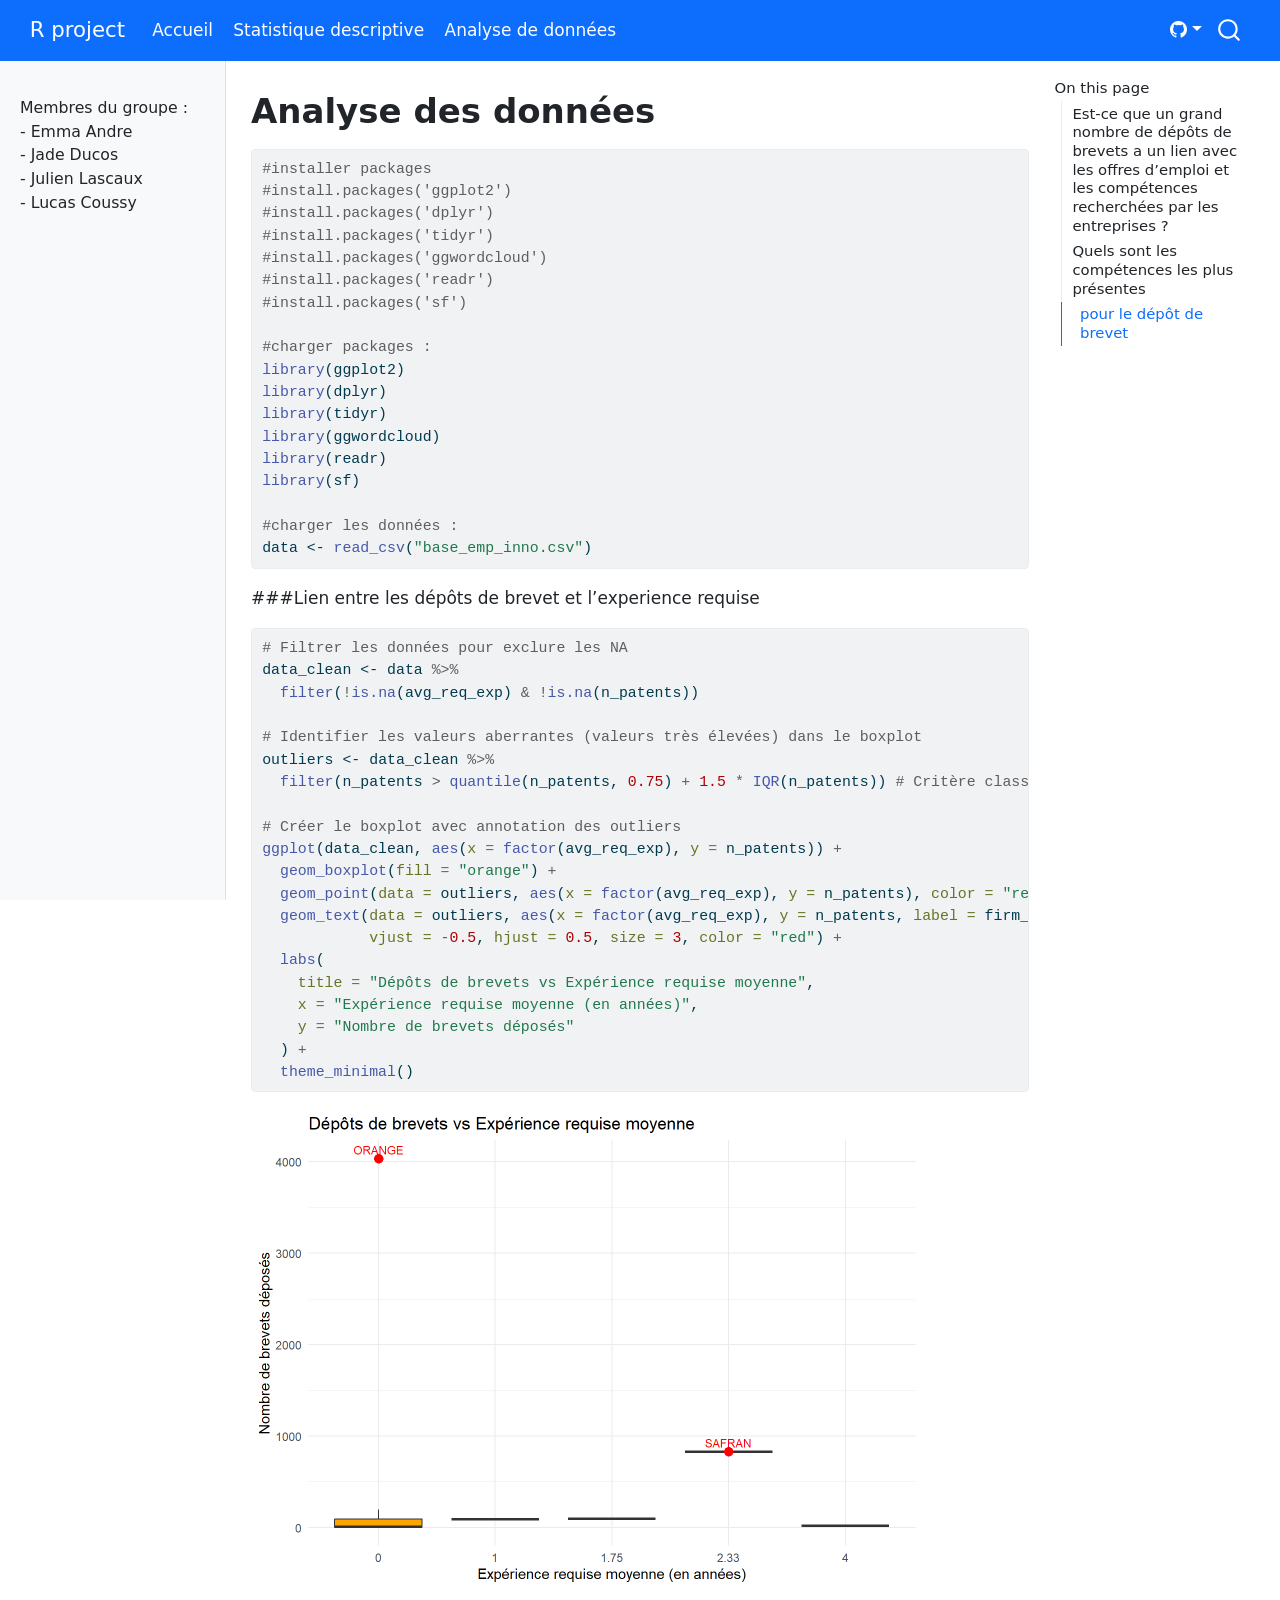
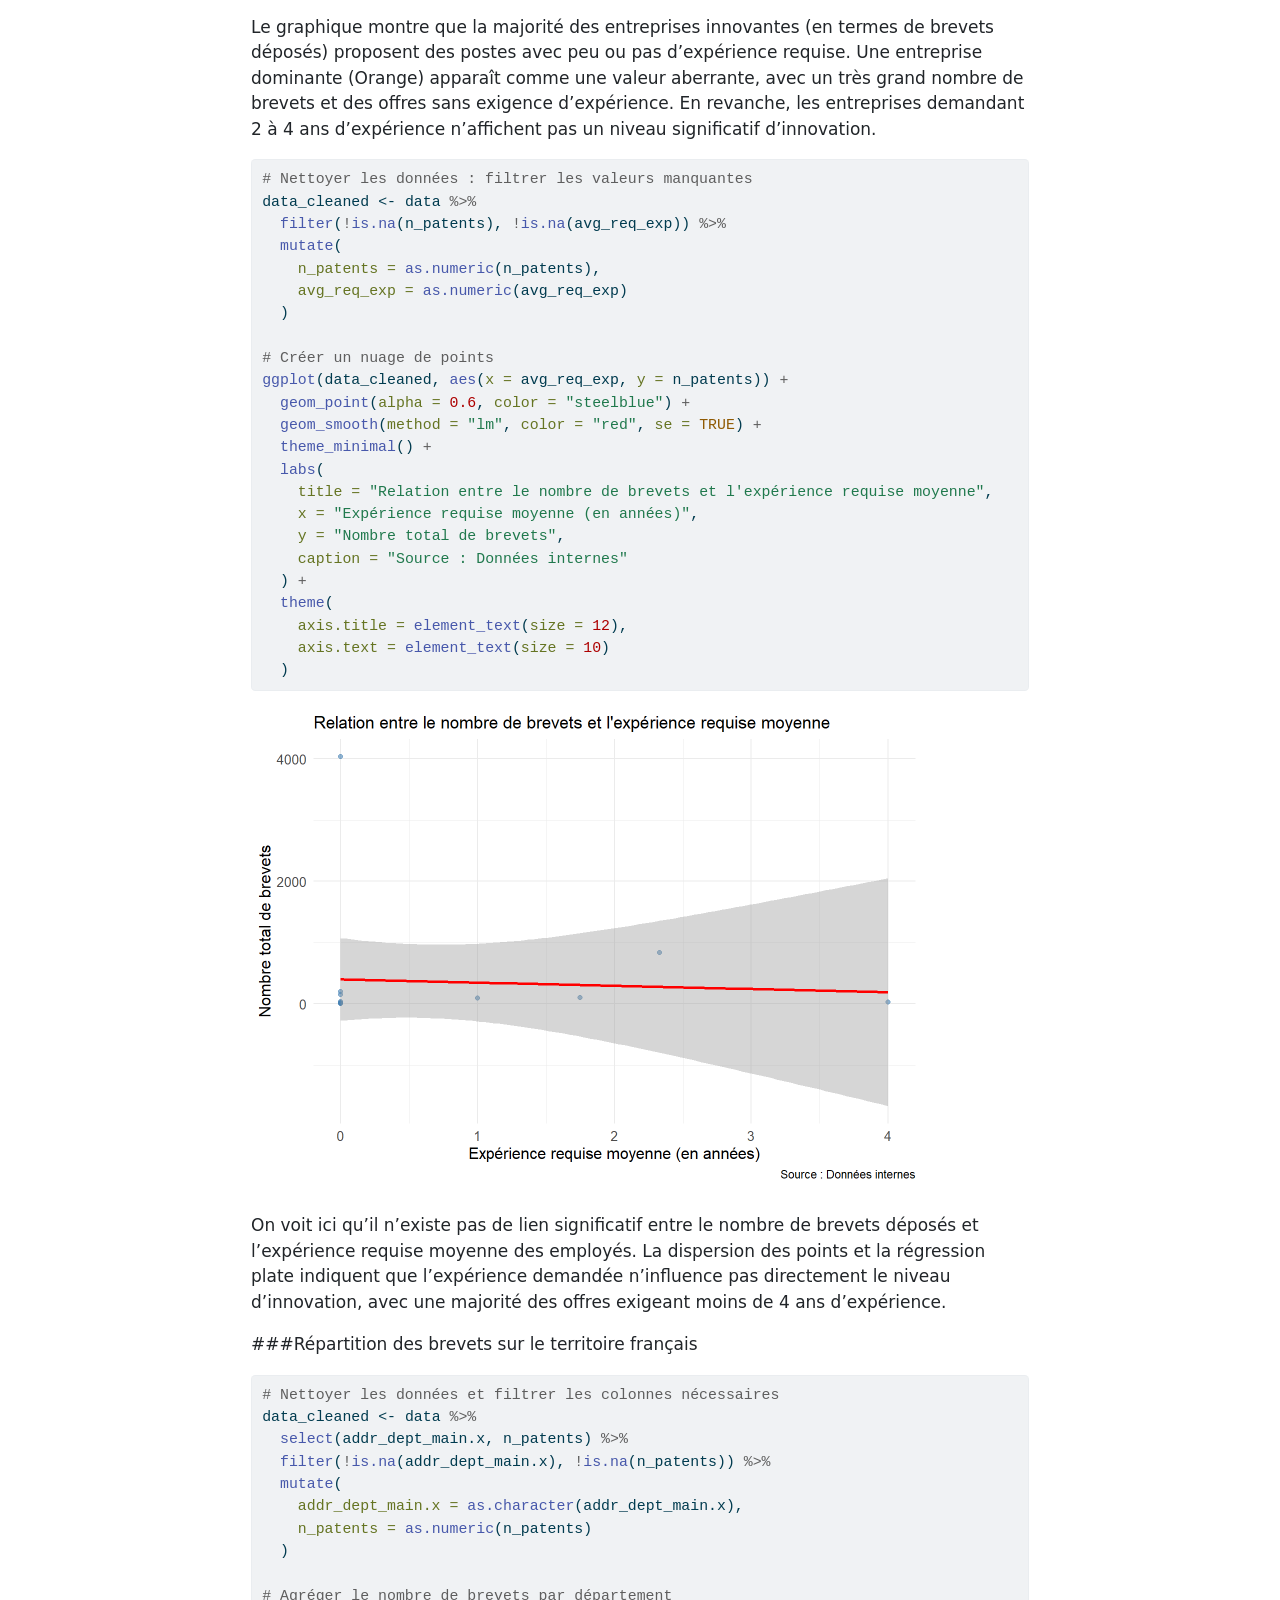
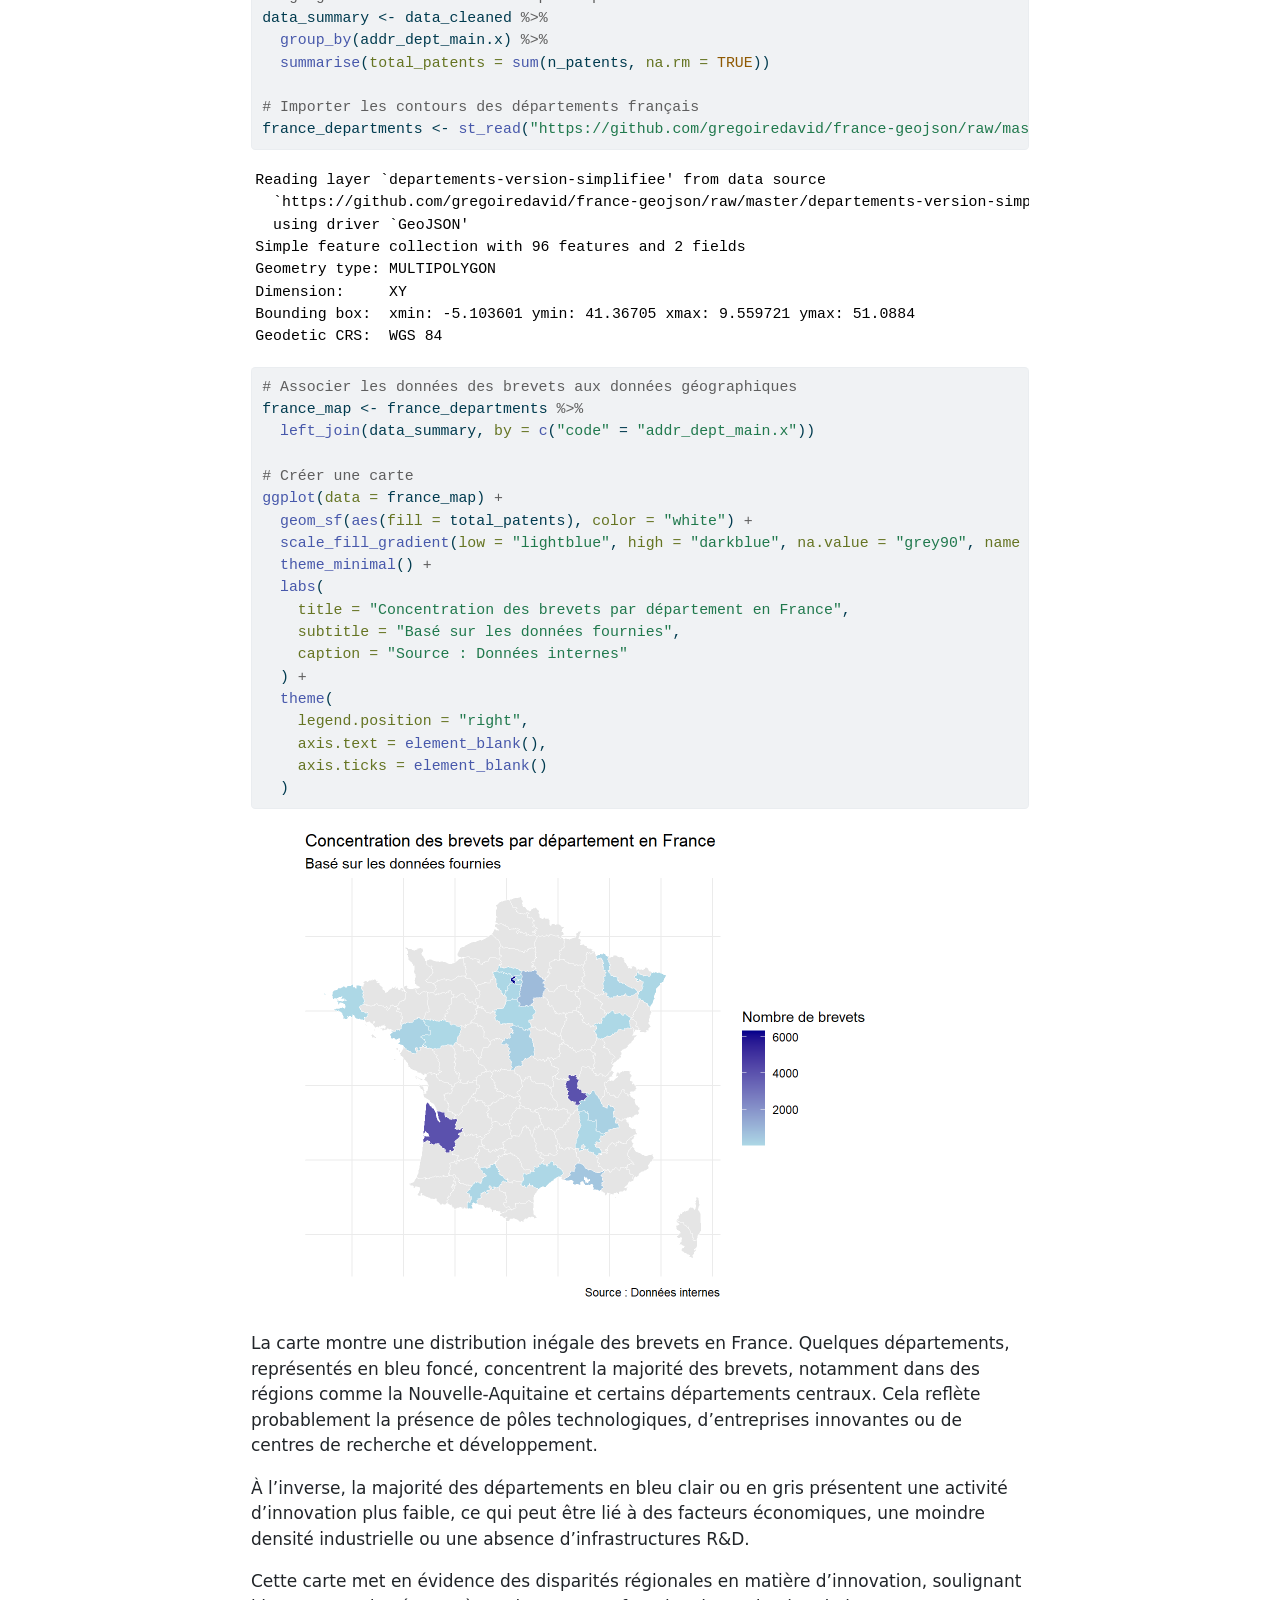
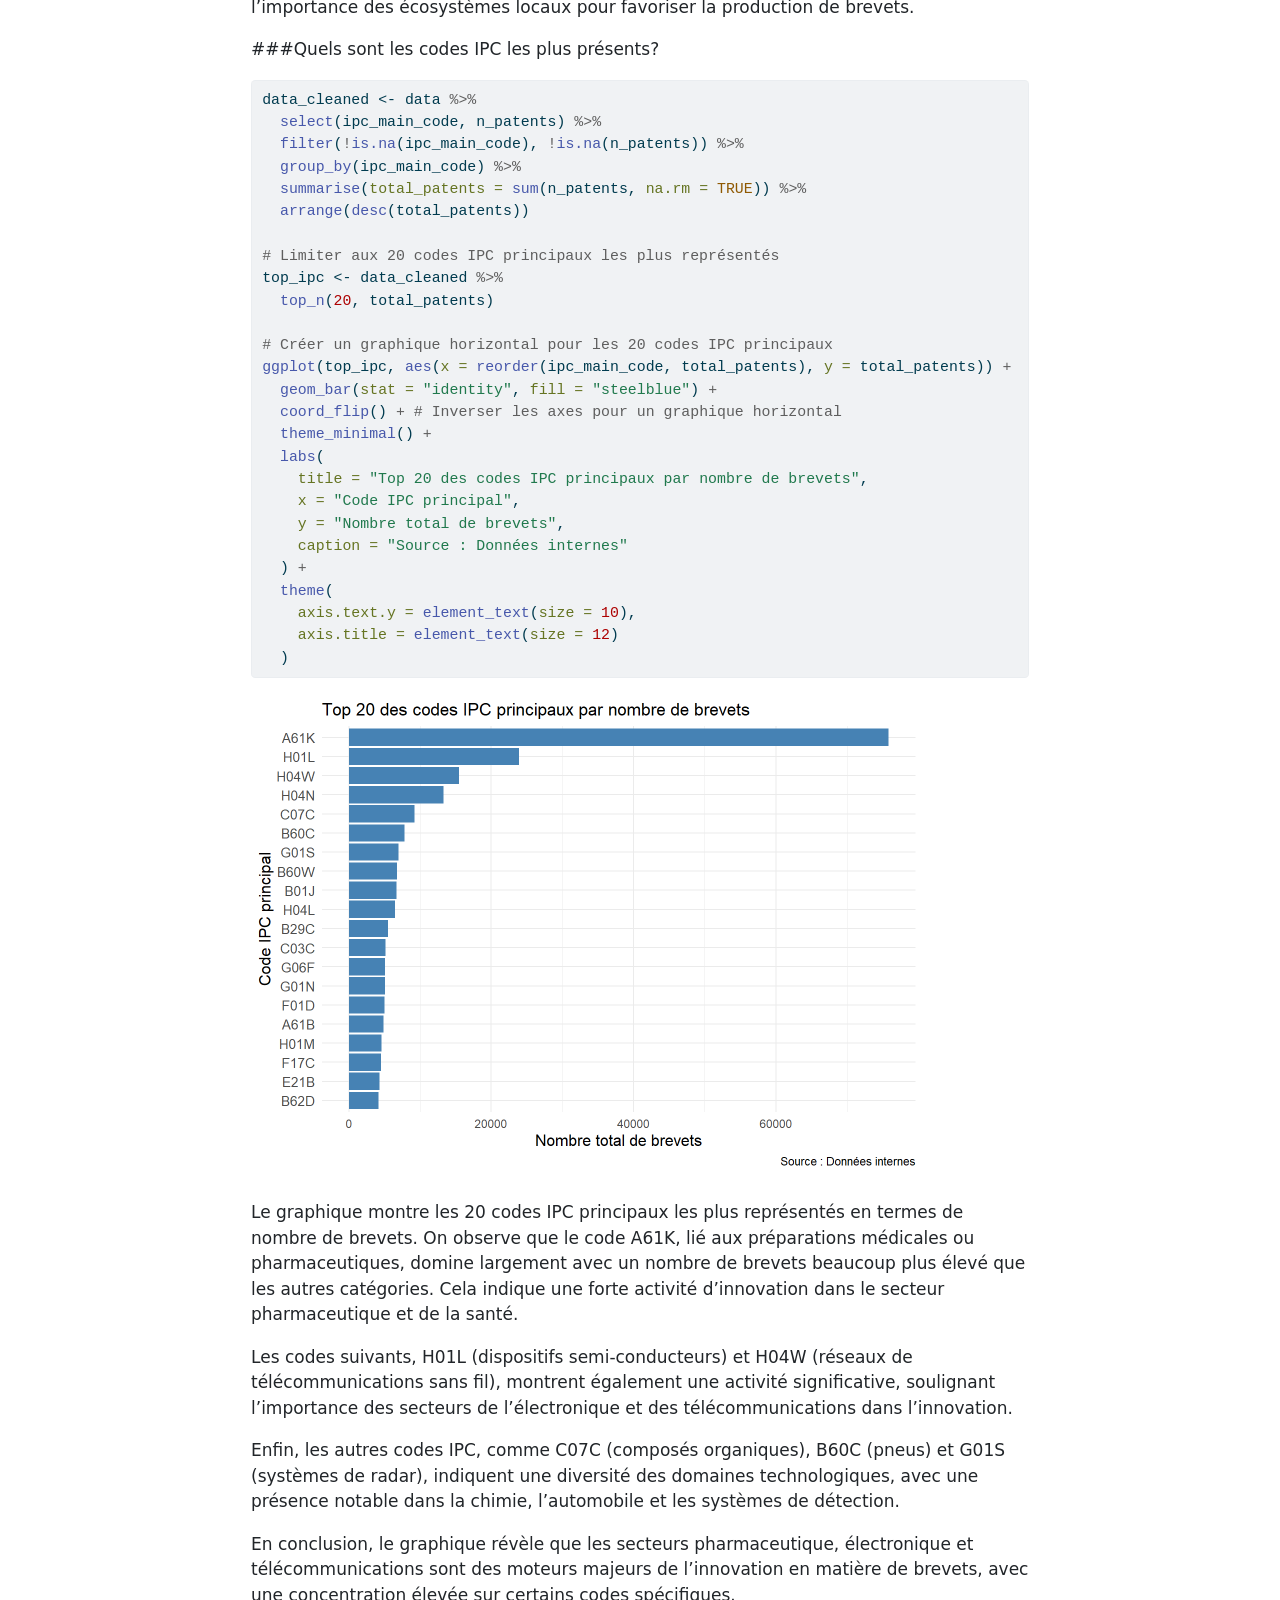
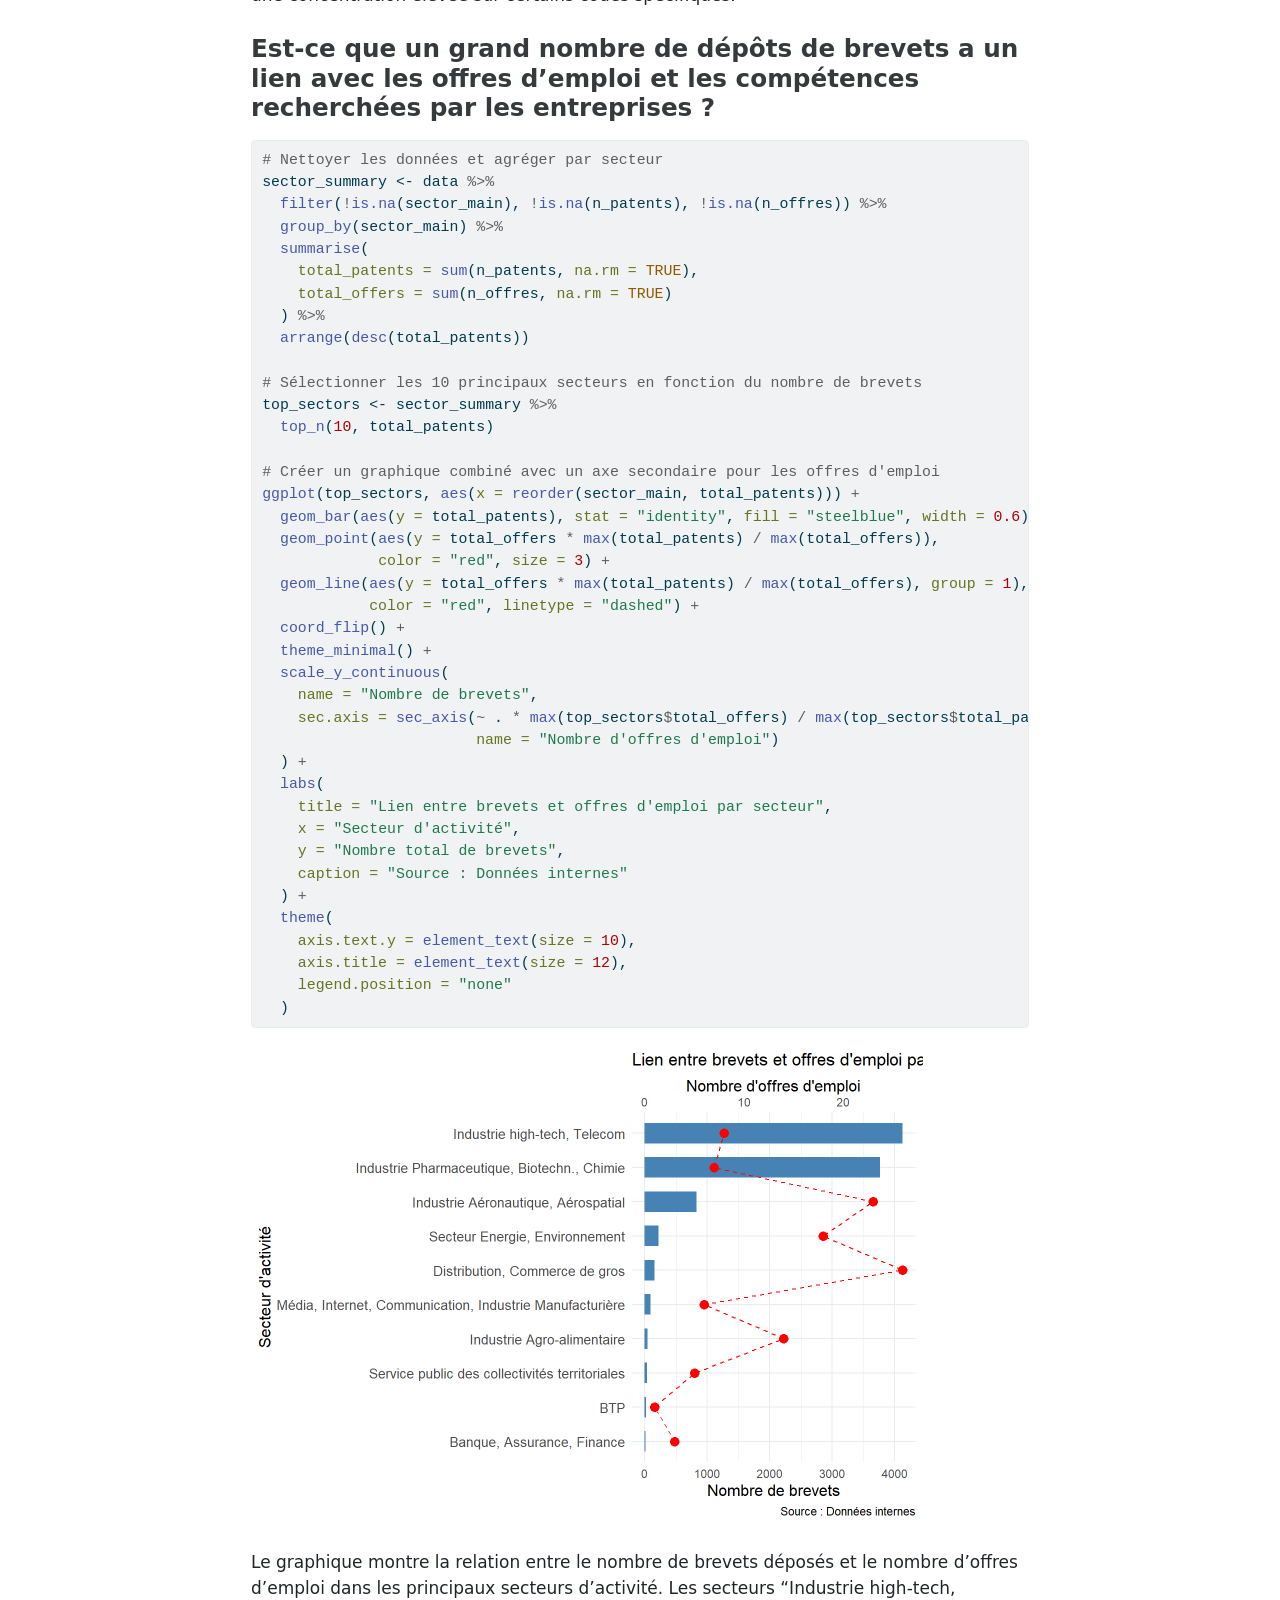
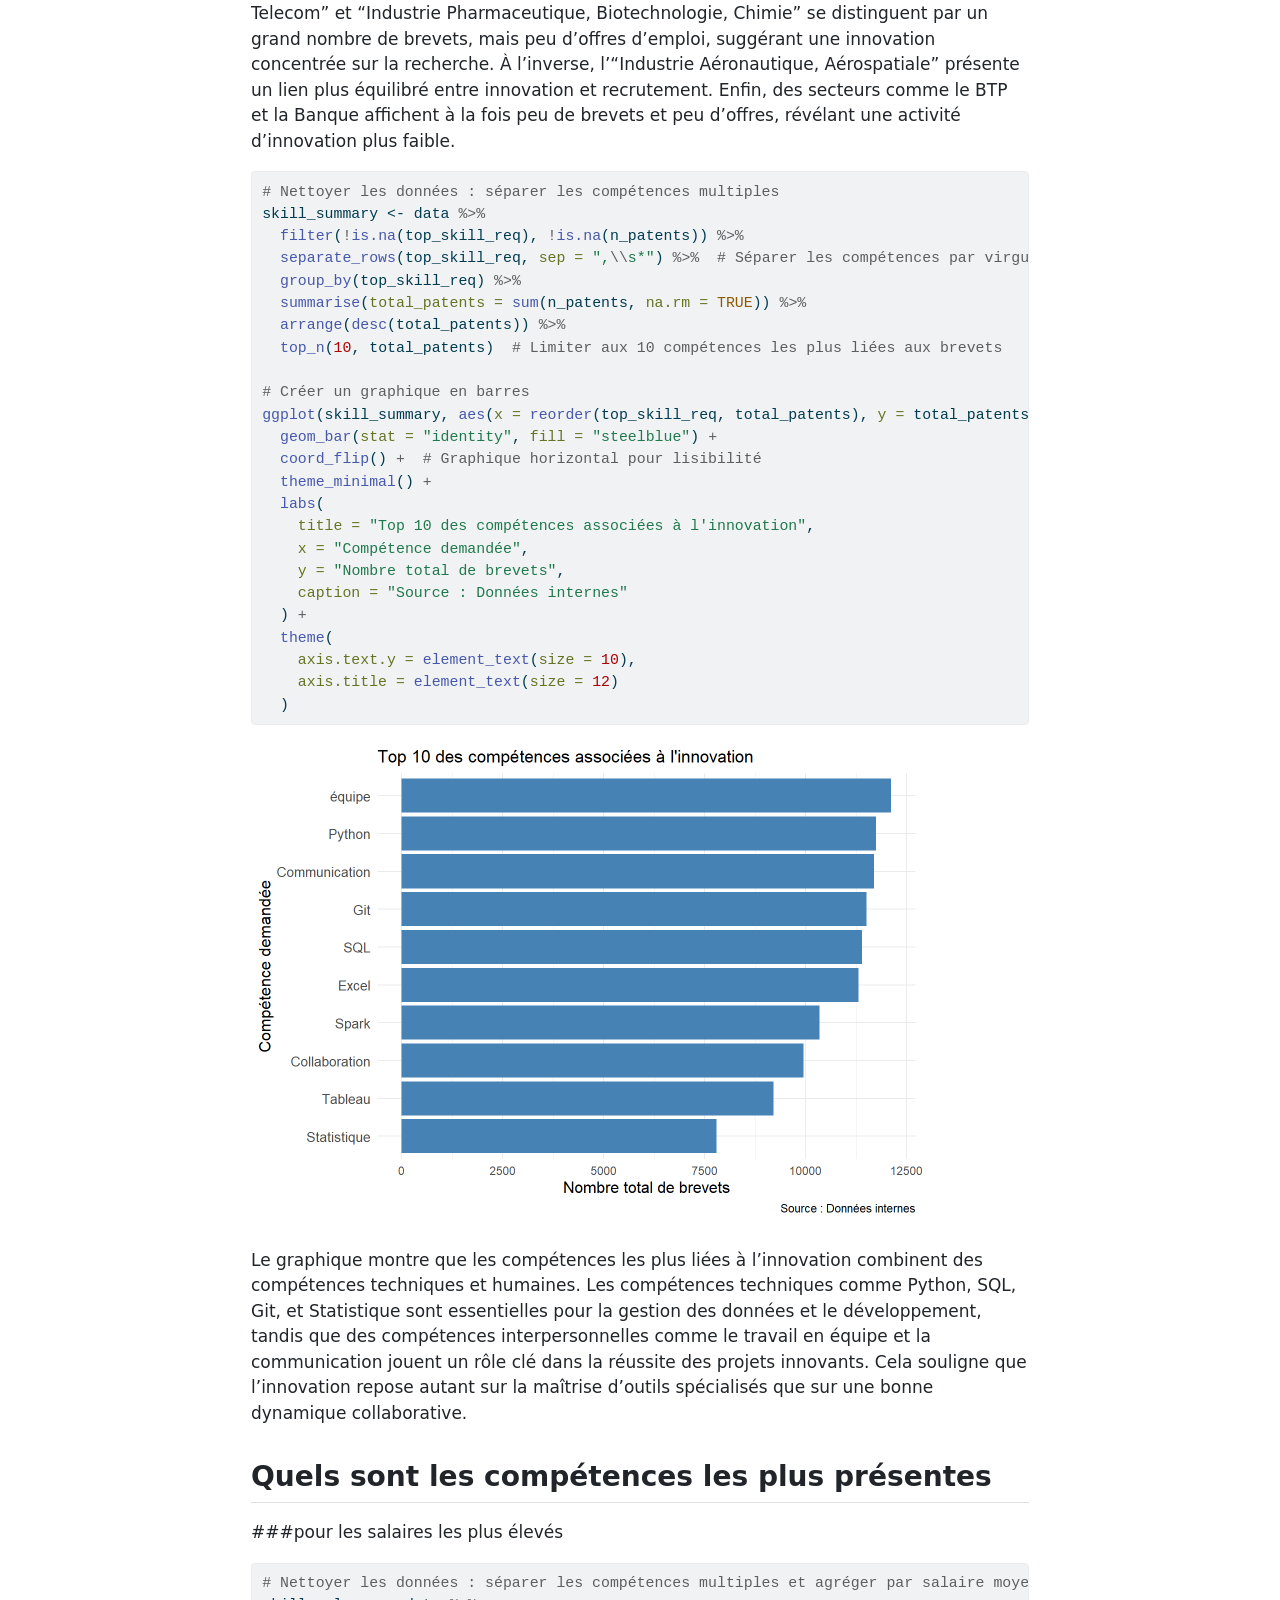
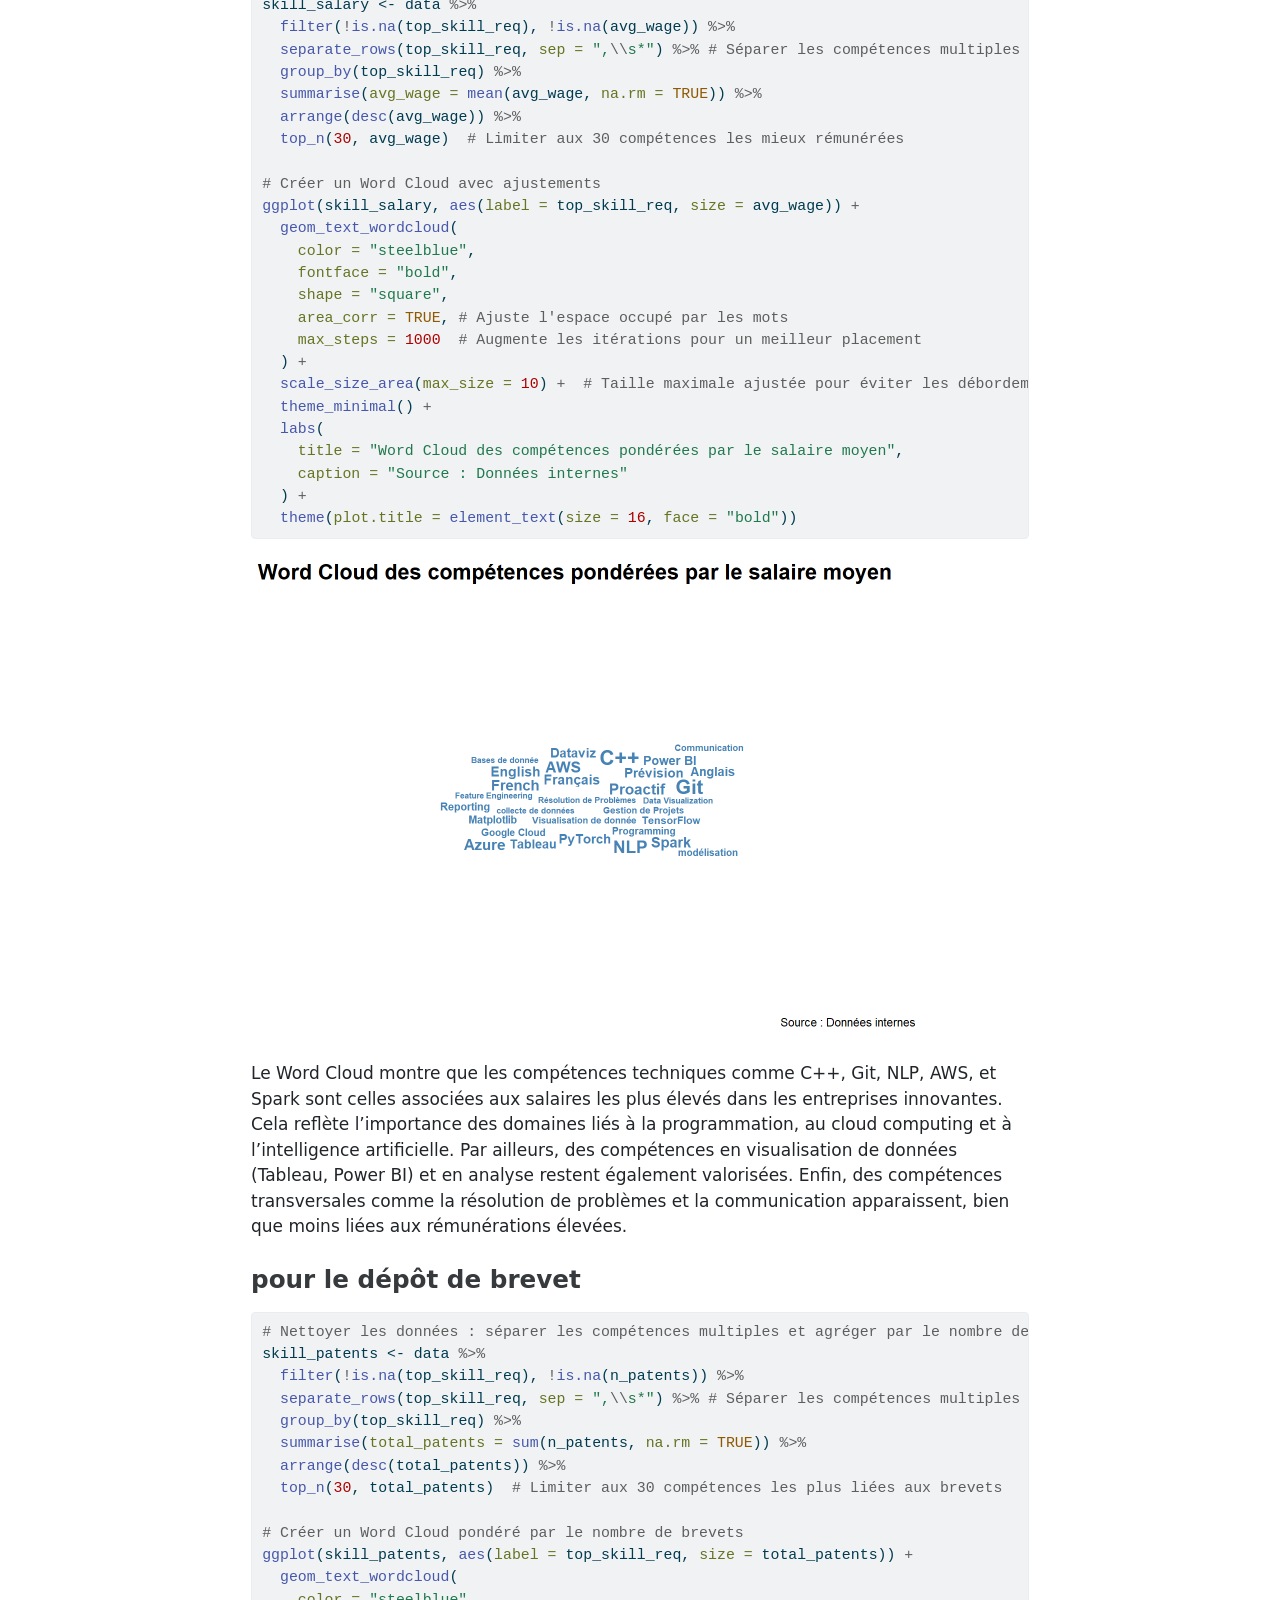
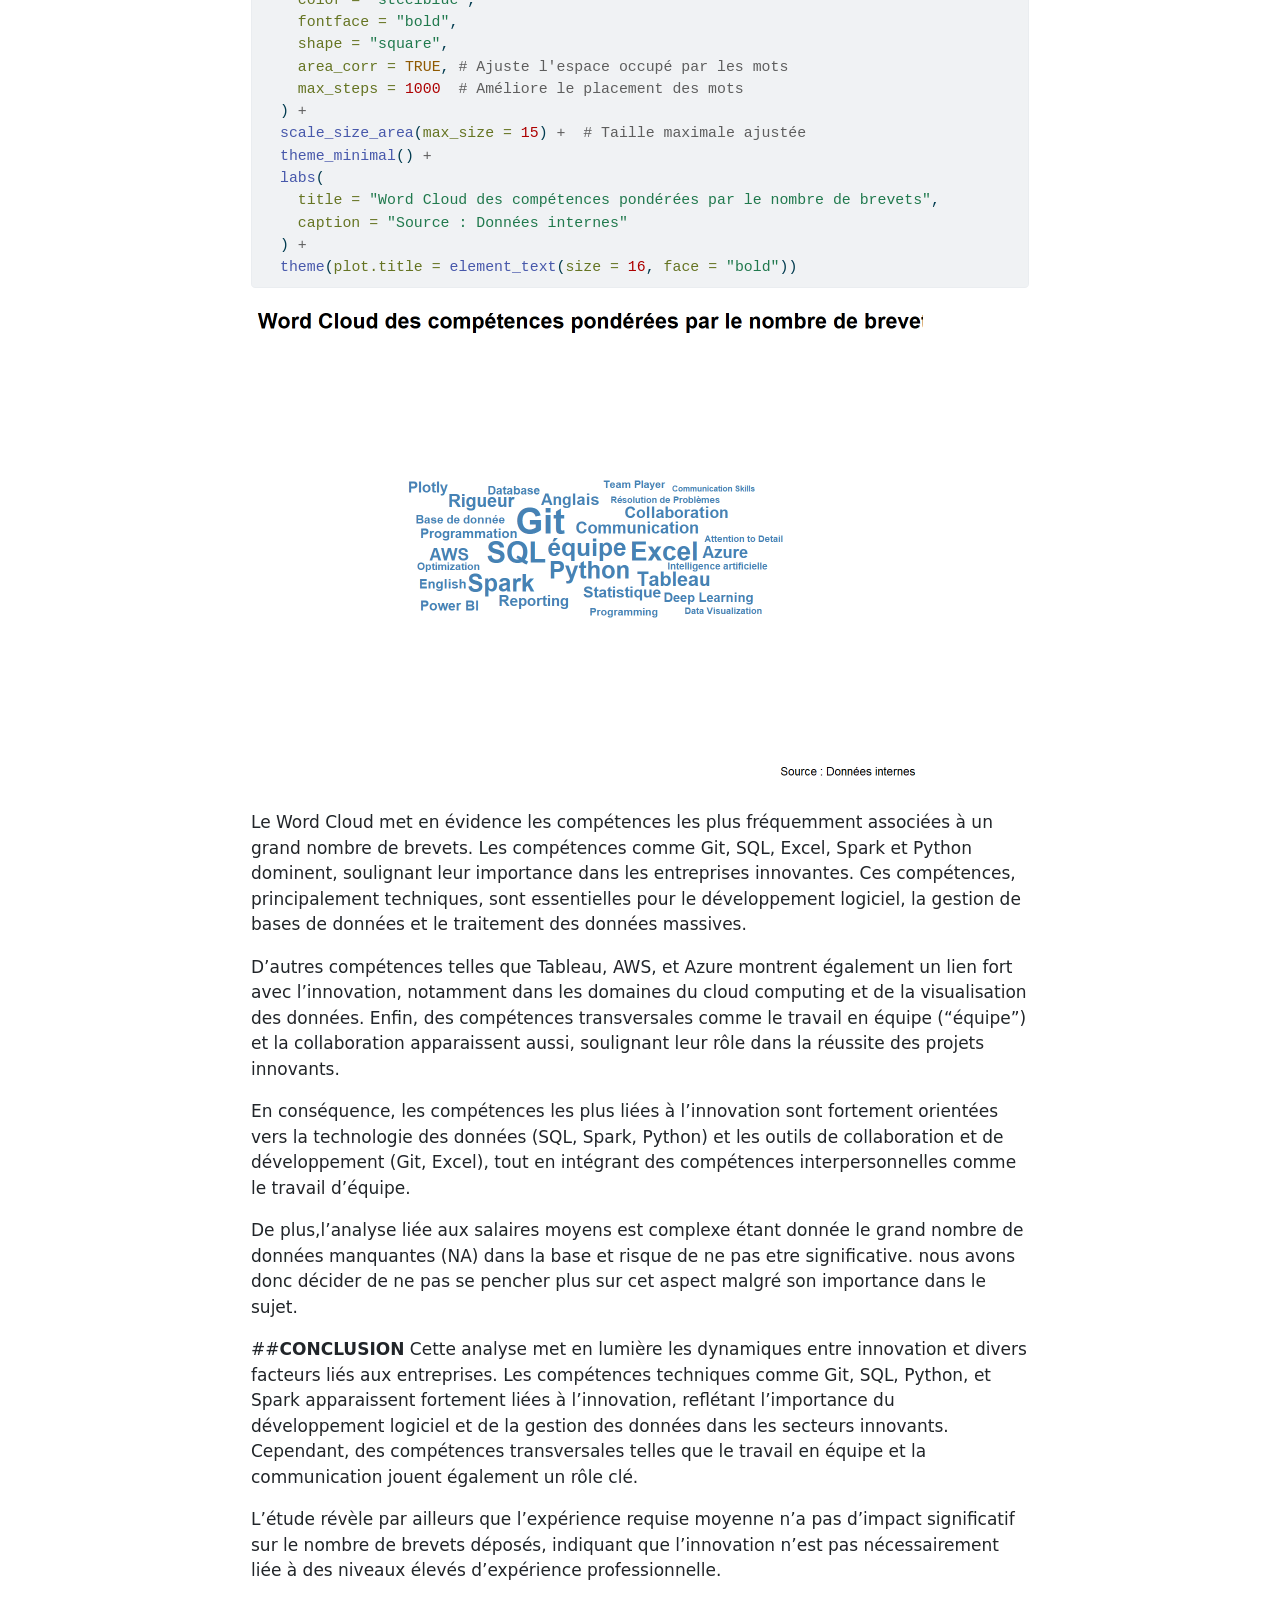
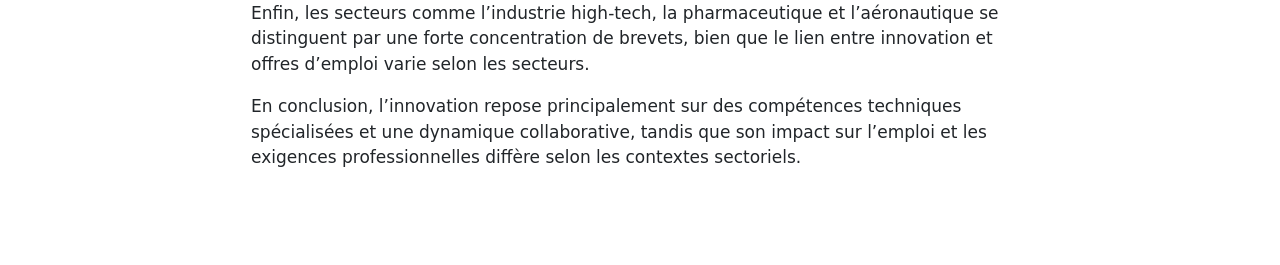
<file: docs/Analyse des données.html>
<!DOCTYPE html>
<html xmlns="http://www.w3.org/1999/xhtml" lang="en" xml:lang="en"><head>

<meta charset="utf-8">
<meta name="generator" content="quarto-1.4.555">

<meta name="viewport" content="width=device-width, initial-scale=1.0, user-scalable=yes">


<title>R project - Analyse des données</title>
<style>
code{white-space: pre-wrap;}
span.smallcaps{font-variant: small-caps;}
div.columns{display: flex; gap: min(4vw, 1.5em);}
div.column{flex: auto; overflow-x: auto;}
div.hanging-indent{margin-left: 1.5em; text-indent: -1.5em;}
ul.task-list{list-style: none;}
ul.task-list li input[type="checkbox"] {
  width: 0.8em;
  margin: 0 0.8em 0.2em -1em; /* quarto-specific, see https://github.com/quarto-dev/quarto-cli/issues/4556 */ 
  vertical-align: middle;
}
/* CSS for syntax highlighting */
pre > code.sourceCode { white-space: pre; position: relative; }
pre > code.sourceCode > span { line-height: 1.25; }
pre > code.sourceCode > span:empty { height: 1.2em; }
.sourceCode { overflow: visible; }
code.sourceCode > span { color: inherit; text-decoration: inherit; }
div.sourceCode { margin: 1em 0; }
pre.sourceCode { margin: 0; }
@media screen {
div.sourceCode { overflow: auto; }
}
@media print {
pre > code.sourceCode { white-space: pre-wrap; }
pre > code.sourceCode > span { text-indent: -5em; padding-left: 5em; }
}
pre.numberSource code
  { counter-reset: source-line 0; }
pre.numberSource code > span
  { position: relative; left: -4em; counter-increment: source-line; }
pre.numberSource code > span > a:first-child::before
  { content: counter(source-line);
    position: relative; left: -1em; text-align: right; vertical-align: baseline;
    border: none; display: inline-block;
    -webkit-touch-callout: none; -webkit-user-select: none;
    -khtml-user-select: none; -moz-user-select: none;
    -ms-user-select: none; user-select: none;
    padding: 0 4px; width: 4em;
  }
pre.numberSource { margin-left: 3em;  padding-left: 4px; }
div.sourceCode
  {   }
@media screen {
pre > code.sourceCode > span > a:first-child::before { text-decoration: underline; }
}
</style>


<script src="site_libs/quarto-nav/quarto-nav.js"></script>
<script src="site_libs/quarto-nav/headroom.min.js"></script>
<script src="site_libs/clipboard/clipboard.min.js"></script>
<script src="site_libs/quarto-search/autocomplete.umd.js"></script>
<script src="site_libs/quarto-search/fuse.min.js"></script>
<script src="site_libs/quarto-search/quarto-search.js"></script>
<meta name="quarto:offset" content="./">
<script src="site_libs/quarto-html/quarto.js"></script>
<script src="site_libs/quarto-html/popper.min.js"></script>
<script src="site_libs/quarto-html/tippy.umd.min.js"></script>
<script src="site_libs/quarto-html/anchor.min.js"></script>
<link href="site_libs/quarto-html/tippy.css" rel="stylesheet">
<link href="site_libs/quarto-html/quarto-syntax-highlighting.css" rel="stylesheet" id="quarto-text-highlighting-styles">
<script src="site_libs/bootstrap/bootstrap.min.js"></script>
<link href="site_libs/bootstrap/bootstrap-icons.css" rel="stylesheet">
<link href="site_libs/bootstrap/bootstrap.min.css" rel="stylesheet" id="quarto-bootstrap" data-mode="light">
<script id="quarto-search-options" type="application/json">{
  "location": "navbar",
  "copy-button": false,
  "collapse-after": 3,
  "panel-placement": "end",
  "type": "overlay",
  "limit": 50,
  "keyboard-shortcut": [
    "f",
    "/",
    "s"
  ],
  "show-item-context": false,
  "language": {
    "search-no-results-text": "No results",
    "search-matching-documents-text": "matching documents",
    "search-copy-link-title": "Copy link to search",
    "search-hide-matches-text": "Hide additional matches",
    "search-more-match-text": "more match in this document",
    "search-more-matches-text": "more matches in this document",
    "search-clear-button-title": "Clear",
    "search-text-placeholder": "",
    "search-detached-cancel-button-title": "Cancel",
    "search-submit-button-title": "Submit",
    "search-label": "Search"
  }
}</script>


<link rel="stylesheet" href="styles.css">
</head>

<body class="nav-sidebar docked nav-fixed">

<div id="quarto-search-results"></div>
  <header id="quarto-header" class="headroom fixed-top">
    <nav class="navbar navbar-expand-lg " data-bs-theme="dark">
      <div class="navbar-container container-fluid">
      <div class="navbar-brand-container mx-auto">
    <a class="navbar-brand" href="./index.html">
    <span class="navbar-title">R project</span>
    </a>
  </div>
            <div id="quarto-search" class="" title="Search"></div>
          <button class="navbar-toggler" type="button" data-bs-toggle="collapse" data-bs-target="#navbarCollapse" aria-controls="navbarCollapse" aria-expanded="false" aria-label="Toggle navigation" onclick="if (window.quartoToggleHeadroom) { window.quartoToggleHeadroom(); }">
  <span class="navbar-toggler-icon"></span>
</button>
          <div class="collapse navbar-collapse" id="navbarCollapse">
            <ul class="navbar-nav navbar-nav-scroll me-auto">
  <li class="nav-item">
    <a class="nav-link" href="./index.html"> 
<span class="menu-text">Accueil</span></a>
  </li>  
  <li class="nav-item">
    <a class="nav-link" href="./statistique.html"> 
<span class="menu-text">Statistique descriptive</span></a>
  </li>  
  <li class="nav-item">
    <a class="nav-link active" href="./Analyse des données.html" aria-current="page"> 
<span class="menu-text">Analyse de données</span></a>
  </li>  
</ul>
          </div> <!-- /navcollapse -->
          <div class="quarto-navbar-tools">
    <div class="dropdown">
      <a href="" title="" id="quarto-navigation-tool-dropdown-0" class="quarto-navigation-tool dropdown-toggle px-1" data-bs-toggle="dropdown" aria-expanded="false" aria-label=""><i class="bi bi-github"></i></a>
      <ul class="dropdown-menu" aria-labelledby="quarto-navigation-tool-dropdown-0">
          <li>
            <a class="dropdown-item quarto-navbar-tools-item" href="https://github.com/Lambda-ck/R-project.git">
            Github link
            </a>
          </li>
      </ul>
    </div>
</div>
      </div> <!-- /container-fluid -->
    </nav>
  <nav class="quarto-secondary-nav">
    <div class="container-fluid d-flex">
      <button type="button" class="quarto-btn-toggle btn" data-bs-toggle="collapse" data-bs-target=".quarto-sidebar-collapse-item" aria-controls="quarto-sidebar" aria-expanded="false" aria-label="Toggle sidebar navigation" onclick="if (window.quartoToggleHeadroom) { window.quartoToggleHeadroom(); }">
        <i class="bi bi-layout-text-sidebar-reverse"></i>
      </button>
        <nav class="quarto-page-breadcrumbs" aria-label="breadcrumb"><ol class="breadcrumb"><li class="breadcrumb-item">Analyse des données</li></ol></nav>
        <a class="flex-grow-1" role="button" data-bs-toggle="collapse" data-bs-target=".quarto-sidebar-collapse-item" aria-controls="quarto-sidebar" aria-expanded="false" aria-label="Toggle sidebar navigation" onclick="if (window.quartoToggleHeadroom) { window.quartoToggleHeadroom(); }">      
        </a>
    </div>
  </nav>
</header>
<!-- content -->
<div id="quarto-content" class="quarto-container page-columns page-rows-contents page-layout-article page-navbar">
<!-- sidebar -->
  <nav id="quarto-sidebar" class="sidebar collapse collapse-horizontal quarto-sidebar-collapse-item sidebar-navigation docked overflow-auto">
    <div class="sidebar-menu-container"> 
    <ul class="list-unstyled mt-1">
        <li class="sidebar-item">
 <span class="menu-text">Membres du groupe :</span>
  </li>
        <li class="sidebar-item">
 <span class="menu-text">- Emma Andre</span>
  </li>
        <li class="sidebar-item">
 <span class="menu-text">- Jade Ducos</span>
  </li>
        <li class="sidebar-item">
 <span class="menu-text">- Julien Lascaux</span>
  </li>
        <li class="sidebar-item">
 <span class="menu-text">- Lucas Coussy</span>
  </li>
    </ul>
    </div>
</nav>
<div id="quarto-sidebar-glass" class="quarto-sidebar-collapse-item" data-bs-toggle="collapse" data-bs-target=".quarto-sidebar-collapse-item"></div>
<!-- margin-sidebar -->
    <div id="quarto-margin-sidebar" class="sidebar margin-sidebar">
        <nav id="TOC" role="doc-toc" class="toc-active">
    <h2 id="toc-title">On this page</h2>
   
  <ul>
  <li><a href="#est-ce-que-un-grand-nombre-de-dépôts-de-brevets-a-un-lien-avec-les-offres-demploi-et-les-compétences-recherchées-par-les-entreprises" id="toc-est-ce-que-un-grand-nombre-de-dépôts-de-brevets-a-un-lien-avec-les-offres-demploi-et-les-compétences-recherchées-par-les-entreprises" class="nav-link active" data-scroll-target="#est-ce-que-un-grand-nombre-de-dépôts-de-brevets-a-un-lien-avec-les-offres-demploi-et-les-compétences-recherchées-par-les-entreprises">Est-ce que un grand nombre de dépôts de brevets a un lien avec les offres d’emploi et les compétences recherchées par les entreprises ?</a></li>
  <li><a href="#quels-sont-les-compétences-les-plus-présentes" id="toc-quels-sont-les-compétences-les-plus-présentes" class="nav-link" data-scroll-target="#quels-sont-les-compétences-les-plus-présentes">Quels sont les compétences les plus présentes</a>
  <ul class="collapse">
  <li><a href="#pour-le-dépôt-de-brevet" id="toc-pour-le-dépôt-de-brevet" class="nav-link" data-scroll-target="#pour-le-dépôt-de-brevet">pour le dépôt de brevet</a></li>
  </ul></li>
  </ul>
</nav>
    </div>
<!-- main -->
<main class="content" id="quarto-document-content">

<header id="title-block-header" class="quarto-title-block default">
<div class="quarto-title">
<h1 class="title">Analyse des données</h1>
</div>



<div class="quarto-title-meta">

    
  
    
  </div>
  


</header>


<div class="cell">
<div class="sourceCode cell-code" id="cb1"><pre class="sourceCode r code-with-copy"><code class="sourceCode r"><span id="cb1-1"><a href="#cb1-1" aria-hidden="true" tabindex="-1"></a><span class="co">#installer packages</span></span>
<span id="cb1-2"><a href="#cb1-2" aria-hidden="true" tabindex="-1"></a><span class="co">#install.packages('ggplot2')</span></span>
<span id="cb1-3"><a href="#cb1-3" aria-hidden="true" tabindex="-1"></a><span class="co">#install.packages('dplyr')</span></span>
<span id="cb1-4"><a href="#cb1-4" aria-hidden="true" tabindex="-1"></a><span class="co">#install.packages('tidyr')</span></span>
<span id="cb1-5"><a href="#cb1-5" aria-hidden="true" tabindex="-1"></a><span class="co">#install.packages('ggwordcloud')</span></span>
<span id="cb1-6"><a href="#cb1-6" aria-hidden="true" tabindex="-1"></a><span class="co">#install.packages('readr')</span></span>
<span id="cb1-7"><a href="#cb1-7" aria-hidden="true" tabindex="-1"></a><span class="co">#install.packages('sf')</span></span>
<span id="cb1-8"><a href="#cb1-8" aria-hidden="true" tabindex="-1"></a></span>
<span id="cb1-9"><a href="#cb1-9" aria-hidden="true" tabindex="-1"></a><span class="co">#charger packages : </span></span>
<span id="cb1-10"><a href="#cb1-10" aria-hidden="true" tabindex="-1"></a><span class="fu">library</span>(ggplot2)</span>
<span id="cb1-11"><a href="#cb1-11" aria-hidden="true" tabindex="-1"></a><span class="fu">library</span>(dplyr)</span>
<span id="cb1-12"><a href="#cb1-12" aria-hidden="true" tabindex="-1"></a><span class="fu">library</span>(tidyr)</span>
<span id="cb1-13"><a href="#cb1-13" aria-hidden="true" tabindex="-1"></a><span class="fu">library</span>(ggwordcloud)</span>
<span id="cb1-14"><a href="#cb1-14" aria-hidden="true" tabindex="-1"></a><span class="fu">library</span>(readr)</span>
<span id="cb1-15"><a href="#cb1-15" aria-hidden="true" tabindex="-1"></a><span class="fu">library</span>(sf)</span>
<span id="cb1-16"><a href="#cb1-16" aria-hidden="true" tabindex="-1"></a></span>
<span id="cb1-17"><a href="#cb1-17" aria-hidden="true" tabindex="-1"></a><span class="co">#charger les données : </span></span>
<span id="cb1-18"><a href="#cb1-18" aria-hidden="true" tabindex="-1"></a>data <span class="ot">&lt;-</span> <span class="fu">read_csv</span>(<span class="st">"base_emp_inno.csv"</span>)</span></code><button title="Copy to Clipboard" class="code-copy-button"><i class="bi"></i></button></pre></div>
</div>
<p>###Lien entre les dépôts de brevet et l’experience requise</p>
<div class="cell">
<div class="sourceCode cell-code" id="cb2"><pre class="sourceCode r code-with-copy"><code class="sourceCode r"><span id="cb2-1"><a href="#cb2-1" aria-hidden="true" tabindex="-1"></a><span class="co"># Filtrer les données pour exclure les NA</span></span>
<span id="cb2-2"><a href="#cb2-2" aria-hidden="true" tabindex="-1"></a>data_clean <span class="ot">&lt;-</span> data <span class="sc">%&gt;%</span></span>
<span id="cb2-3"><a href="#cb2-3" aria-hidden="true" tabindex="-1"></a>  <span class="fu">filter</span>(<span class="sc">!</span><span class="fu">is.na</span>(avg_req_exp) <span class="sc">&amp;</span> <span class="sc">!</span><span class="fu">is.na</span>(n_patents))</span>
<span id="cb2-4"><a href="#cb2-4" aria-hidden="true" tabindex="-1"></a></span>
<span id="cb2-5"><a href="#cb2-5" aria-hidden="true" tabindex="-1"></a><span class="co"># Identifier les valeurs aberrantes (valeurs très élevées) dans le boxplot</span></span>
<span id="cb2-6"><a href="#cb2-6" aria-hidden="true" tabindex="-1"></a>outliers <span class="ot">&lt;-</span> data_clean <span class="sc">%&gt;%</span></span>
<span id="cb2-7"><a href="#cb2-7" aria-hidden="true" tabindex="-1"></a>  <span class="fu">filter</span>(n_patents <span class="sc">&gt;</span> <span class="fu">quantile</span>(n_patents, <span class="fl">0.75</span>) <span class="sc">+</span> <span class="fl">1.5</span> <span class="sc">*</span> <span class="fu">IQR</span>(n_patents)) <span class="co"># Critère classique pour un outlier</span></span>
<span id="cb2-8"><a href="#cb2-8" aria-hidden="true" tabindex="-1"></a></span>
<span id="cb2-9"><a href="#cb2-9" aria-hidden="true" tabindex="-1"></a><span class="co"># Créer le boxplot avec annotation des outliers</span></span>
<span id="cb2-10"><a href="#cb2-10" aria-hidden="true" tabindex="-1"></a><span class="fu">ggplot</span>(data_clean, <span class="fu">aes</span>(<span class="at">x =</span> <span class="fu">factor</span>(avg_req_exp), <span class="at">y =</span> n_patents)) <span class="sc">+</span></span>
<span id="cb2-11"><a href="#cb2-11" aria-hidden="true" tabindex="-1"></a>  <span class="fu">geom_boxplot</span>(<span class="at">fill =</span> <span class="st">"orange"</span>) <span class="sc">+</span></span>
<span id="cb2-12"><a href="#cb2-12" aria-hidden="true" tabindex="-1"></a>  <span class="fu">geom_point</span>(<span class="at">data =</span> outliers, <span class="fu">aes</span>(<span class="at">x =</span> <span class="fu">factor</span>(avg_req_exp), <span class="at">y =</span> n_patents), <span class="at">color =</span> <span class="st">"red"</span>, <span class="at">size =</span> <span class="dv">3</span>) <span class="sc">+</span></span>
<span id="cb2-13"><a href="#cb2-13" aria-hidden="true" tabindex="-1"></a>  <span class="fu">geom_text</span>(<span class="at">data =</span> outliers, <span class="fu">aes</span>(<span class="at">x =</span> <span class="fu">factor</span>(avg_req_exp), <span class="at">y =</span> n_patents, <span class="at">label =</span> firm_name), </span>
<span id="cb2-14"><a href="#cb2-14" aria-hidden="true" tabindex="-1"></a>            <span class="at">vjust =</span> <span class="sc">-</span><span class="fl">0.5</span>, <span class="at">hjust =</span> <span class="fl">0.5</span>, <span class="at">size =</span> <span class="dv">3</span>, <span class="at">color =</span> <span class="st">"red"</span>) <span class="sc">+</span></span>
<span id="cb2-15"><a href="#cb2-15" aria-hidden="true" tabindex="-1"></a>  <span class="fu">labs</span>(</span>
<span id="cb2-16"><a href="#cb2-16" aria-hidden="true" tabindex="-1"></a>    <span class="at">title =</span> <span class="st">"Dépôts de brevets vs Expérience requise moyenne"</span>,</span>
<span id="cb2-17"><a href="#cb2-17" aria-hidden="true" tabindex="-1"></a>    <span class="at">x =</span> <span class="st">"Expérience requise moyenne (en années)"</span>,</span>
<span id="cb2-18"><a href="#cb2-18" aria-hidden="true" tabindex="-1"></a>    <span class="at">y =</span> <span class="st">"Nombre de brevets déposés"</span></span>
<span id="cb2-19"><a href="#cb2-19" aria-hidden="true" tabindex="-1"></a>  ) <span class="sc">+</span></span>
<span id="cb2-20"><a href="#cb2-20" aria-hidden="true" tabindex="-1"></a>  <span class="fu">theme_minimal</span>()</span></code><button title="Copy to Clipboard" class="code-copy-button"><i class="bi"></i></button></pre></div>
<div class="cell-output-display">
<div>
<figure class="figure">
<p><img src="Analyse-des-données_files/figure-html/depot0-1.png" class="img-fluid figure-img" width="672"></p>
</figure>
</div>
</div>
</div>
<p>Le graphique montre que la majorité des entreprises innovantes (en termes de brevets déposés) proposent des postes avec peu ou pas d’expérience requise. Une entreprise dominante (Orange) apparaît comme une valeur aberrante, avec un très grand nombre de brevets et des offres sans exigence d’expérience. En revanche, les entreprises demandant 2 à 4 ans d’expérience n’affichent pas un niveau significatif d’innovation.</p>
<div class="cell">
<div class="sourceCode cell-code" id="cb3"><pre class="sourceCode r code-with-copy"><code class="sourceCode r"><span id="cb3-1"><a href="#cb3-1" aria-hidden="true" tabindex="-1"></a><span class="co"># Nettoyer les données : filtrer les valeurs manquantes</span></span>
<span id="cb3-2"><a href="#cb3-2" aria-hidden="true" tabindex="-1"></a>data_cleaned <span class="ot">&lt;-</span> data <span class="sc">%&gt;%</span></span>
<span id="cb3-3"><a href="#cb3-3" aria-hidden="true" tabindex="-1"></a>  <span class="fu">filter</span>(<span class="sc">!</span><span class="fu">is.na</span>(n_patents), <span class="sc">!</span><span class="fu">is.na</span>(avg_req_exp)) <span class="sc">%&gt;%</span></span>
<span id="cb3-4"><a href="#cb3-4" aria-hidden="true" tabindex="-1"></a>  <span class="fu">mutate</span>(</span>
<span id="cb3-5"><a href="#cb3-5" aria-hidden="true" tabindex="-1"></a>    <span class="at">n_patents =</span> <span class="fu">as.numeric</span>(n_patents),</span>
<span id="cb3-6"><a href="#cb3-6" aria-hidden="true" tabindex="-1"></a>    <span class="at">avg_req_exp =</span> <span class="fu">as.numeric</span>(avg_req_exp)</span>
<span id="cb3-7"><a href="#cb3-7" aria-hidden="true" tabindex="-1"></a>  )</span>
<span id="cb3-8"><a href="#cb3-8" aria-hidden="true" tabindex="-1"></a></span>
<span id="cb3-9"><a href="#cb3-9" aria-hidden="true" tabindex="-1"></a><span class="co"># Créer un nuage de points</span></span>
<span id="cb3-10"><a href="#cb3-10" aria-hidden="true" tabindex="-1"></a><span class="fu">ggplot</span>(data_cleaned, <span class="fu">aes</span>(<span class="at">x =</span> avg_req_exp, <span class="at">y =</span> n_patents)) <span class="sc">+</span></span>
<span id="cb3-11"><a href="#cb3-11" aria-hidden="true" tabindex="-1"></a>  <span class="fu">geom_point</span>(<span class="at">alpha =</span> <span class="fl">0.6</span>, <span class="at">color =</span> <span class="st">"steelblue"</span>) <span class="sc">+</span></span>
<span id="cb3-12"><a href="#cb3-12" aria-hidden="true" tabindex="-1"></a>  <span class="fu">geom_smooth</span>(<span class="at">method =</span> <span class="st">"lm"</span>, <span class="at">color =</span> <span class="st">"red"</span>, <span class="at">se =</span> <span class="cn">TRUE</span>) <span class="sc">+</span></span>
<span id="cb3-13"><a href="#cb3-13" aria-hidden="true" tabindex="-1"></a>  <span class="fu">theme_minimal</span>() <span class="sc">+</span></span>
<span id="cb3-14"><a href="#cb3-14" aria-hidden="true" tabindex="-1"></a>  <span class="fu">labs</span>(</span>
<span id="cb3-15"><a href="#cb3-15" aria-hidden="true" tabindex="-1"></a>    <span class="at">title =</span> <span class="st">"Relation entre le nombre de brevets et l'expérience requise moyenne"</span>,</span>
<span id="cb3-16"><a href="#cb3-16" aria-hidden="true" tabindex="-1"></a>    <span class="at">x =</span> <span class="st">"Expérience requise moyenne (en années)"</span>,</span>
<span id="cb3-17"><a href="#cb3-17" aria-hidden="true" tabindex="-1"></a>    <span class="at">y =</span> <span class="st">"Nombre total de brevets"</span>,</span>
<span id="cb3-18"><a href="#cb3-18" aria-hidden="true" tabindex="-1"></a>    <span class="at">caption =</span> <span class="st">"Source : Données internes"</span></span>
<span id="cb3-19"><a href="#cb3-19" aria-hidden="true" tabindex="-1"></a>  ) <span class="sc">+</span></span>
<span id="cb3-20"><a href="#cb3-20" aria-hidden="true" tabindex="-1"></a>  <span class="fu">theme</span>(</span>
<span id="cb3-21"><a href="#cb3-21" aria-hidden="true" tabindex="-1"></a>    <span class="at">axis.title =</span> <span class="fu">element_text</span>(<span class="at">size =</span> <span class="dv">12</span>),</span>
<span id="cb3-22"><a href="#cb3-22" aria-hidden="true" tabindex="-1"></a>    <span class="at">axis.text =</span> <span class="fu">element_text</span>(<span class="at">size =</span> <span class="dv">10</span>)</span>
<span id="cb3-23"><a href="#cb3-23" aria-hidden="true" tabindex="-1"></a>  )</span></code><button title="Copy to Clipboard" class="code-copy-button"><i class="bi"></i></button></pre></div>
<div class="cell-output-display">
<div>
<figure class="figure">
<p><img src="Analyse-des-données_files/figure-html/depot1-1.png" class="img-fluid figure-img" width="672"></p>
</figure>
</div>
</div>
</div>
<p>On voit ici qu’il n’existe pas de lien significatif entre le nombre de brevets déposés et l’expérience requise moyenne des employés. La dispersion des points et la régression plate indiquent que l’expérience demandée n’influence pas directement le niveau d’innovation, avec une majorité des offres exigeant moins de 4 ans d’expérience.</p>
<p>###Répartition des brevets sur le territoire français</p>
<div class="cell">
<div class="sourceCode cell-code" id="cb4"><pre class="sourceCode r code-with-copy"><code class="sourceCode r"><span id="cb4-1"><a href="#cb4-1" aria-hidden="true" tabindex="-1"></a><span class="co"># Nettoyer les données et filtrer les colonnes nécessaires</span></span>
<span id="cb4-2"><a href="#cb4-2" aria-hidden="true" tabindex="-1"></a>data_cleaned <span class="ot">&lt;-</span> data <span class="sc">%&gt;%</span></span>
<span id="cb4-3"><a href="#cb4-3" aria-hidden="true" tabindex="-1"></a>  <span class="fu">select</span>(addr_dept_main.x, n_patents) <span class="sc">%&gt;%</span></span>
<span id="cb4-4"><a href="#cb4-4" aria-hidden="true" tabindex="-1"></a>  <span class="fu">filter</span>(<span class="sc">!</span><span class="fu">is.na</span>(addr_dept_main.x), <span class="sc">!</span><span class="fu">is.na</span>(n_patents)) <span class="sc">%&gt;%</span></span>
<span id="cb4-5"><a href="#cb4-5" aria-hidden="true" tabindex="-1"></a>  <span class="fu">mutate</span>(</span>
<span id="cb4-6"><a href="#cb4-6" aria-hidden="true" tabindex="-1"></a>    <span class="at">addr_dept_main.x =</span> <span class="fu">as.character</span>(addr_dept_main.x),</span>
<span id="cb4-7"><a href="#cb4-7" aria-hidden="true" tabindex="-1"></a>    <span class="at">n_patents =</span> <span class="fu">as.numeric</span>(n_patents)</span>
<span id="cb4-8"><a href="#cb4-8" aria-hidden="true" tabindex="-1"></a>  )</span>
<span id="cb4-9"><a href="#cb4-9" aria-hidden="true" tabindex="-1"></a></span>
<span id="cb4-10"><a href="#cb4-10" aria-hidden="true" tabindex="-1"></a><span class="co"># Agréger le nombre de brevets par département</span></span>
<span id="cb4-11"><a href="#cb4-11" aria-hidden="true" tabindex="-1"></a>data_summary <span class="ot">&lt;-</span> data_cleaned <span class="sc">%&gt;%</span></span>
<span id="cb4-12"><a href="#cb4-12" aria-hidden="true" tabindex="-1"></a>  <span class="fu">group_by</span>(addr_dept_main.x) <span class="sc">%&gt;%</span></span>
<span id="cb4-13"><a href="#cb4-13" aria-hidden="true" tabindex="-1"></a>  <span class="fu">summarise</span>(<span class="at">total_patents =</span> <span class="fu">sum</span>(n_patents, <span class="at">na.rm =</span> <span class="cn">TRUE</span>))</span>
<span id="cb4-14"><a href="#cb4-14" aria-hidden="true" tabindex="-1"></a></span>
<span id="cb4-15"><a href="#cb4-15" aria-hidden="true" tabindex="-1"></a><span class="co"># Importer les contours des départements français</span></span>
<span id="cb4-16"><a href="#cb4-16" aria-hidden="true" tabindex="-1"></a>france_departments <span class="ot">&lt;-</span> <span class="fu">st_read</span>(<span class="st">"https://github.com/gregoiredavid/france-geojson/raw/master/departements-version-simplifiee.geojson"</span>)</span></code><button title="Copy to Clipboard" class="code-copy-button"><i class="bi"></i></button></pre></div>
<div class="cell-output cell-output-stdout">
<pre><code>Reading layer `departements-version-simplifiee' from data source 
  `https://github.com/gregoiredavid/france-geojson/raw/master/departements-version-simplifiee.geojson' 
  using driver `GeoJSON'
Simple feature collection with 96 features and 2 fields
Geometry type: MULTIPOLYGON
Dimension:     XY
Bounding box:  xmin: -5.103601 ymin: 41.36705 xmax: 9.559721 ymax: 51.0884
Geodetic CRS:  WGS 84</code></pre>
</div>
<div class="sourceCode cell-code" id="cb6"><pre class="sourceCode r code-with-copy"><code class="sourceCode r"><span id="cb6-1"><a href="#cb6-1" aria-hidden="true" tabindex="-1"></a><span class="co"># Associer les données des brevets aux données géographiques</span></span>
<span id="cb6-2"><a href="#cb6-2" aria-hidden="true" tabindex="-1"></a>france_map <span class="ot">&lt;-</span> france_departments <span class="sc">%&gt;%</span></span>
<span id="cb6-3"><a href="#cb6-3" aria-hidden="true" tabindex="-1"></a>  <span class="fu">left_join</span>(data_summary, <span class="at">by =</span> <span class="fu">c</span>(<span class="st">"code"</span> <span class="ot">=</span> <span class="st">"addr_dept_main.x"</span>))</span>
<span id="cb6-4"><a href="#cb6-4" aria-hidden="true" tabindex="-1"></a></span>
<span id="cb6-5"><a href="#cb6-5" aria-hidden="true" tabindex="-1"></a><span class="co"># Créer une carte</span></span>
<span id="cb6-6"><a href="#cb6-6" aria-hidden="true" tabindex="-1"></a><span class="fu">ggplot</span>(<span class="at">data =</span> france_map) <span class="sc">+</span></span>
<span id="cb6-7"><a href="#cb6-7" aria-hidden="true" tabindex="-1"></a>  <span class="fu">geom_sf</span>(<span class="fu">aes</span>(<span class="at">fill =</span> total_patents), <span class="at">color =</span> <span class="st">"white"</span>) <span class="sc">+</span></span>
<span id="cb6-8"><a href="#cb6-8" aria-hidden="true" tabindex="-1"></a>  <span class="fu">scale_fill_gradient</span>(<span class="at">low =</span> <span class="st">"lightblue"</span>, <span class="at">high =</span> <span class="st">"darkblue"</span>, <span class="at">na.value =</span> <span class="st">"grey90"</span>, <span class="at">name =</span> <span class="st">"Nombre de brevets"</span>) <span class="sc">+</span></span>
<span id="cb6-9"><a href="#cb6-9" aria-hidden="true" tabindex="-1"></a>  <span class="fu">theme_minimal</span>() <span class="sc">+</span></span>
<span id="cb6-10"><a href="#cb6-10" aria-hidden="true" tabindex="-1"></a>  <span class="fu">labs</span>(</span>
<span id="cb6-11"><a href="#cb6-11" aria-hidden="true" tabindex="-1"></a>    <span class="at">title =</span> <span class="st">"Concentration des brevets par département en France"</span>,</span>
<span id="cb6-12"><a href="#cb6-12" aria-hidden="true" tabindex="-1"></a>    <span class="at">subtitle =</span> <span class="st">"Basé sur les données fournies"</span>,</span>
<span id="cb6-13"><a href="#cb6-13" aria-hidden="true" tabindex="-1"></a>    <span class="at">caption =</span> <span class="st">"Source : Données internes"</span></span>
<span id="cb6-14"><a href="#cb6-14" aria-hidden="true" tabindex="-1"></a>  ) <span class="sc">+</span></span>
<span id="cb6-15"><a href="#cb6-15" aria-hidden="true" tabindex="-1"></a>  <span class="fu">theme</span>(</span>
<span id="cb6-16"><a href="#cb6-16" aria-hidden="true" tabindex="-1"></a>    <span class="at">legend.position =</span> <span class="st">"right"</span>,</span>
<span id="cb6-17"><a href="#cb6-17" aria-hidden="true" tabindex="-1"></a>    <span class="at">axis.text =</span> <span class="fu">element_blank</span>(),</span>
<span id="cb6-18"><a href="#cb6-18" aria-hidden="true" tabindex="-1"></a>    <span class="at">axis.ticks =</span> <span class="fu">element_blank</span>()</span>
<span id="cb6-19"><a href="#cb6-19" aria-hidden="true" tabindex="-1"></a>  )</span></code><button title="Copy to Clipboard" class="code-copy-button"><i class="bi"></i></button></pre></div>
<div class="cell-output-display">
<div>
<figure class="figure">
<p><img src="Analyse-des-données_files/figure-html/brevet0-1.png" class="img-fluid figure-img" width="672"></p>
</figure>
</div>
</div>
</div>
<p>La carte montre une distribution inégale des brevets en France. Quelques départements, représentés en bleu foncé, concentrent la majorité des brevets, notamment dans des régions comme la Nouvelle-Aquitaine et certains départements centraux. Cela reflète probablement la présence de pôles technologiques, d’entreprises innovantes ou de centres de recherche et développement.</p>
<p>À l’inverse, la majorité des départements en bleu clair ou en gris présentent une activité d’innovation plus faible, ce qui peut être lié à des facteurs économiques, une moindre densité industrielle ou une absence d’infrastructures R&amp;D.</p>
<p>Cette carte met en évidence des disparités régionales en matière d’innovation, soulignant l’importance des écosystèmes locaux pour favoriser la production de brevets.</p>
<p>###Quels sont les codes IPC les plus présents?</p>
<div class="cell">
<div class="sourceCode cell-code" id="cb7"><pre class="sourceCode r code-with-copy"><code class="sourceCode r"><span id="cb7-1"><a href="#cb7-1" aria-hidden="true" tabindex="-1"></a>data_cleaned <span class="ot">&lt;-</span> data <span class="sc">%&gt;%</span></span>
<span id="cb7-2"><a href="#cb7-2" aria-hidden="true" tabindex="-1"></a>  <span class="fu">select</span>(ipc_main_code, n_patents) <span class="sc">%&gt;%</span></span>
<span id="cb7-3"><a href="#cb7-3" aria-hidden="true" tabindex="-1"></a>  <span class="fu">filter</span>(<span class="sc">!</span><span class="fu">is.na</span>(ipc_main_code), <span class="sc">!</span><span class="fu">is.na</span>(n_patents)) <span class="sc">%&gt;%</span></span>
<span id="cb7-4"><a href="#cb7-4" aria-hidden="true" tabindex="-1"></a>  <span class="fu">group_by</span>(ipc_main_code) <span class="sc">%&gt;%</span></span>
<span id="cb7-5"><a href="#cb7-5" aria-hidden="true" tabindex="-1"></a>  <span class="fu">summarise</span>(<span class="at">total_patents =</span> <span class="fu">sum</span>(n_patents, <span class="at">na.rm =</span> <span class="cn">TRUE</span>)) <span class="sc">%&gt;%</span></span>
<span id="cb7-6"><a href="#cb7-6" aria-hidden="true" tabindex="-1"></a>  <span class="fu">arrange</span>(<span class="fu">desc</span>(total_patents))</span>
<span id="cb7-7"><a href="#cb7-7" aria-hidden="true" tabindex="-1"></a></span>
<span id="cb7-8"><a href="#cb7-8" aria-hidden="true" tabindex="-1"></a><span class="co"># Limiter aux 20 codes IPC principaux les plus représentés</span></span>
<span id="cb7-9"><a href="#cb7-9" aria-hidden="true" tabindex="-1"></a>top_ipc <span class="ot">&lt;-</span> data_cleaned <span class="sc">%&gt;%</span></span>
<span id="cb7-10"><a href="#cb7-10" aria-hidden="true" tabindex="-1"></a>  <span class="fu">top_n</span>(<span class="dv">20</span>, total_patents)</span>
<span id="cb7-11"><a href="#cb7-11" aria-hidden="true" tabindex="-1"></a></span>
<span id="cb7-12"><a href="#cb7-12" aria-hidden="true" tabindex="-1"></a><span class="co"># Créer un graphique horizontal pour les 20 codes IPC principaux</span></span>
<span id="cb7-13"><a href="#cb7-13" aria-hidden="true" tabindex="-1"></a><span class="fu">ggplot</span>(top_ipc, <span class="fu">aes</span>(<span class="at">x =</span> <span class="fu">reorder</span>(ipc_main_code, total_patents), <span class="at">y =</span> total_patents)) <span class="sc">+</span></span>
<span id="cb7-14"><a href="#cb7-14" aria-hidden="true" tabindex="-1"></a>  <span class="fu">geom_bar</span>(<span class="at">stat =</span> <span class="st">"identity"</span>, <span class="at">fill =</span> <span class="st">"steelblue"</span>) <span class="sc">+</span></span>
<span id="cb7-15"><a href="#cb7-15" aria-hidden="true" tabindex="-1"></a>  <span class="fu">coord_flip</span>() <span class="sc">+</span> <span class="co"># Inverser les axes pour un graphique horizontal</span></span>
<span id="cb7-16"><a href="#cb7-16" aria-hidden="true" tabindex="-1"></a>  <span class="fu">theme_minimal</span>() <span class="sc">+</span></span>
<span id="cb7-17"><a href="#cb7-17" aria-hidden="true" tabindex="-1"></a>  <span class="fu">labs</span>(</span>
<span id="cb7-18"><a href="#cb7-18" aria-hidden="true" tabindex="-1"></a>    <span class="at">title =</span> <span class="st">"Top 20 des codes IPC principaux par nombre de brevets"</span>,</span>
<span id="cb7-19"><a href="#cb7-19" aria-hidden="true" tabindex="-1"></a>    <span class="at">x =</span> <span class="st">"Code IPC principal"</span>,</span>
<span id="cb7-20"><a href="#cb7-20" aria-hidden="true" tabindex="-1"></a>    <span class="at">y =</span> <span class="st">"Nombre total de brevets"</span>,</span>
<span id="cb7-21"><a href="#cb7-21" aria-hidden="true" tabindex="-1"></a>    <span class="at">caption =</span> <span class="st">"Source : Données internes"</span></span>
<span id="cb7-22"><a href="#cb7-22" aria-hidden="true" tabindex="-1"></a>  ) <span class="sc">+</span></span>
<span id="cb7-23"><a href="#cb7-23" aria-hidden="true" tabindex="-1"></a>  <span class="fu">theme</span>(</span>
<span id="cb7-24"><a href="#cb7-24" aria-hidden="true" tabindex="-1"></a>    <span class="at">axis.text.y =</span> <span class="fu">element_text</span>(<span class="at">size =</span> <span class="dv">10</span>),</span>
<span id="cb7-25"><a href="#cb7-25" aria-hidden="true" tabindex="-1"></a>    <span class="at">axis.title =</span> <span class="fu">element_text</span>(<span class="at">size =</span> <span class="dv">12</span>)</span>
<span id="cb7-26"><a href="#cb7-26" aria-hidden="true" tabindex="-1"></a>  )</span></code><button title="Copy to Clipboard" class="code-copy-button"><i class="bi"></i></button></pre></div>
<div class="cell-output-display">
<div>
<figure class="figure">
<p><img src="Analyse-des-données_files/figure-html/ipc0-1.png" class="img-fluid figure-img" width="672"></p>
</figure>
</div>
</div>
</div>
<p>Le graphique montre les 20 codes IPC principaux les plus représentés en termes de nombre de brevets. On observe que le code A61K, lié aux préparations médicales ou pharmaceutiques, domine largement avec un nombre de brevets beaucoup plus élevé que les autres catégories. Cela indique une forte activité d’innovation dans le secteur pharmaceutique et de la santé.</p>
<p>Les codes suivants, H01L (dispositifs semi-conducteurs) et H04W (réseaux de télécommunications sans fil), montrent également une activité significative, soulignant l’importance des secteurs de l’électronique et des télécommunications dans l’innovation.</p>
<p>Enfin, les autres codes IPC, comme C07C (composés organiques), B60C (pneus) et G01S (systèmes de radar), indiquent une diversité des domaines technologiques, avec une présence notable dans la chimie, l’automobile et les systèmes de détection.</p>
<p>En conclusion, le graphique révèle que les secteurs pharmaceutique, électronique et télécommunications sont des moteurs majeurs de l’innovation en matière de brevets, avec une concentration élevée sur certains codes spécifiques.</p>
<section id="est-ce-que-un-grand-nombre-de-dépôts-de-brevets-a-un-lien-avec-les-offres-demploi-et-les-compétences-recherchées-par-les-entreprises" class="level3">
<h3 class="anchored" data-anchor-id="est-ce-que-un-grand-nombre-de-dépôts-de-brevets-a-un-lien-avec-les-offres-demploi-et-les-compétences-recherchées-par-les-entreprises">Est-ce que un grand nombre de dépôts de brevets a un lien avec les offres d’emploi et les compétences recherchées par les entreprises ?</h3>
<div class="cell">
<div class="sourceCode cell-code" id="cb8"><pre class="sourceCode r code-with-copy"><code class="sourceCode r"><span id="cb8-1"><a href="#cb8-1" aria-hidden="true" tabindex="-1"></a><span class="co"># Nettoyer les données et agréger par secteur</span></span>
<span id="cb8-2"><a href="#cb8-2" aria-hidden="true" tabindex="-1"></a>sector_summary <span class="ot">&lt;-</span> data <span class="sc">%&gt;%</span></span>
<span id="cb8-3"><a href="#cb8-3" aria-hidden="true" tabindex="-1"></a>  <span class="fu">filter</span>(<span class="sc">!</span><span class="fu">is.na</span>(sector_main), <span class="sc">!</span><span class="fu">is.na</span>(n_patents), <span class="sc">!</span><span class="fu">is.na</span>(n_offres)) <span class="sc">%&gt;%</span></span>
<span id="cb8-4"><a href="#cb8-4" aria-hidden="true" tabindex="-1"></a>  <span class="fu">group_by</span>(sector_main) <span class="sc">%&gt;%</span></span>
<span id="cb8-5"><a href="#cb8-5" aria-hidden="true" tabindex="-1"></a>  <span class="fu">summarise</span>(</span>
<span id="cb8-6"><a href="#cb8-6" aria-hidden="true" tabindex="-1"></a>    <span class="at">total_patents =</span> <span class="fu">sum</span>(n_patents, <span class="at">na.rm =</span> <span class="cn">TRUE</span>),</span>
<span id="cb8-7"><a href="#cb8-7" aria-hidden="true" tabindex="-1"></a>    <span class="at">total_offers =</span> <span class="fu">sum</span>(n_offres, <span class="at">na.rm =</span> <span class="cn">TRUE</span>)</span>
<span id="cb8-8"><a href="#cb8-8" aria-hidden="true" tabindex="-1"></a>  ) <span class="sc">%&gt;%</span></span>
<span id="cb8-9"><a href="#cb8-9" aria-hidden="true" tabindex="-1"></a>  <span class="fu">arrange</span>(<span class="fu">desc</span>(total_patents))</span>
<span id="cb8-10"><a href="#cb8-10" aria-hidden="true" tabindex="-1"></a></span>
<span id="cb8-11"><a href="#cb8-11" aria-hidden="true" tabindex="-1"></a><span class="co"># Sélectionner les 10 principaux secteurs en fonction du nombre de brevets</span></span>
<span id="cb8-12"><a href="#cb8-12" aria-hidden="true" tabindex="-1"></a>top_sectors <span class="ot">&lt;-</span> sector_summary <span class="sc">%&gt;%</span></span>
<span id="cb8-13"><a href="#cb8-13" aria-hidden="true" tabindex="-1"></a>  <span class="fu">top_n</span>(<span class="dv">10</span>, total_patents)</span>
<span id="cb8-14"><a href="#cb8-14" aria-hidden="true" tabindex="-1"></a></span>
<span id="cb8-15"><a href="#cb8-15" aria-hidden="true" tabindex="-1"></a><span class="co"># Créer un graphique combiné avec un axe secondaire pour les offres d'emploi</span></span>
<span id="cb8-16"><a href="#cb8-16" aria-hidden="true" tabindex="-1"></a><span class="fu">ggplot</span>(top_sectors, <span class="fu">aes</span>(<span class="at">x =</span> <span class="fu">reorder</span>(sector_main, total_patents))) <span class="sc">+</span></span>
<span id="cb8-17"><a href="#cb8-17" aria-hidden="true" tabindex="-1"></a>  <span class="fu">geom_bar</span>(<span class="fu">aes</span>(<span class="at">y =</span> total_patents), <span class="at">stat =</span> <span class="st">"identity"</span>, <span class="at">fill =</span> <span class="st">"steelblue"</span>, <span class="at">width =</span> <span class="fl">0.6</span>) <span class="sc">+</span></span>
<span id="cb8-18"><a href="#cb8-18" aria-hidden="true" tabindex="-1"></a>  <span class="fu">geom_point</span>(<span class="fu">aes</span>(<span class="at">y =</span> total_offers <span class="sc">*</span> <span class="fu">max</span>(total_patents) <span class="sc">/</span> <span class="fu">max</span>(total_offers)), </span>
<span id="cb8-19"><a href="#cb8-19" aria-hidden="true" tabindex="-1"></a>             <span class="at">color =</span> <span class="st">"red"</span>, <span class="at">size =</span> <span class="dv">3</span>) <span class="sc">+</span></span>
<span id="cb8-20"><a href="#cb8-20" aria-hidden="true" tabindex="-1"></a>  <span class="fu">geom_line</span>(<span class="fu">aes</span>(<span class="at">y =</span> total_offers <span class="sc">*</span> <span class="fu">max</span>(total_patents) <span class="sc">/</span> <span class="fu">max</span>(total_offers), <span class="at">group =</span> <span class="dv">1</span>), </span>
<span id="cb8-21"><a href="#cb8-21" aria-hidden="true" tabindex="-1"></a>            <span class="at">color =</span> <span class="st">"red"</span>, <span class="at">linetype =</span> <span class="st">"dashed"</span>) <span class="sc">+</span></span>
<span id="cb8-22"><a href="#cb8-22" aria-hidden="true" tabindex="-1"></a>  <span class="fu">coord_flip</span>() <span class="sc">+</span></span>
<span id="cb8-23"><a href="#cb8-23" aria-hidden="true" tabindex="-1"></a>  <span class="fu">theme_minimal</span>() <span class="sc">+</span></span>
<span id="cb8-24"><a href="#cb8-24" aria-hidden="true" tabindex="-1"></a>  <span class="fu">scale_y_continuous</span>(</span>
<span id="cb8-25"><a href="#cb8-25" aria-hidden="true" tabindex="-1"></a>    <span class="at">name =</span> <span class="st">"Nombre de brevets"</span>,</span>
<span id="cb8-26"><a href="#cb8-26" aria-hidden="true" tabindex="-1"></a>    <span class="at">sec.axis =</span> <span class="fu">sec_axis</span>(<span class="sc">~</span> . <span class="sc">*</span> <span class="fu">max</span>(top_sectors<span class="sc">$</span>total_offers) <span class="sc">/</span> <span class="fu">max</span>(top_sectors<span class="sc">$</span>total_patents), </span>
<span id="cb8-27"><a href="#cb8-27" aria-hidden="true" tabindex="-1"></a>                        <span class="at">name =</span> <span class="st">"Nombre d'offres d'emploi"</span>)</span>
<span id="cb8-28"><a href="#cb8-28" aria-hidden="true" tabindex="-1"></a>  ) <span class="sc">+</span></span>
<span id="cb8-29"><a href="#cb8-29" aria-hidden="true" tabindex="-1"></a>  <span class="fu">labs</span>(</span>
<span id="cb8-30"><a href="#cb8-30" aria-hidden="true" tabindex="-1"></a>    <span class="at">title =</span> <span class="st">"Lien entre brevets et offres d'emploi par secteur"</span>,</span>
<span id="cb8-31"><a href="#cb8-31" aria-hidden="true" tabindex="-1"></a>    <span class="at">x =</span> <span class="st">"Secteur d'activité"</span>,</span>
<span id="cb8-32"><a href="#cb8-32" aria-hidden="true" tabindex="-1"></a>    <span class="at">y =</span> <span class="st">"Nombre total de brevets"</span>,</span>
<span id="cb8-33"><a href="#cb8-33" aria-hidden="true" tabindex="-1"></a>    <span class="at">caption =</span> <span class="st">"Source : Données internes"</span></span>
<span id="cb8-34"><a href="#cb8-34" aria-hidden="true" tabindex="-1"></a>  ) <span class="sc">+</span></span>
<span id="cb8-35"><a href="#cb8-35" aria-hidden="true" tabindex="-1"></a>  <span class="fu">theme</span>(</span>
<span id="cb8-36"><a href="#cb8-36" aria-hidden="true" tabindex="-1"></a>    <span class="at">axis.text.y =</span> <span class="fu">element_text</span>(<span class="at">size =</span> <span class="dv">10</span>),</span>
<span id="cb8-37"><a href="#cb8-37" aria-hidden="true" tabindex="-1"></a>    <span class="at">axis.title =</span> <span class="fu">element_text</span>(<span class="at">size =</span> <span class="dv">12</span>),</span>
<span id="cb8-38"><a href="#cb8-38" aria-hidden="true" tabindex="-1"></a>    <span class="at">legend.position =</span> <span class="st">"none"</span></span>
<span id="cb8-39"><a href="#cb8-39" aria-hidden="true" tabindex="-1"></a>  )</span></code><button title="Copy to Clipboard" class="code-copy-button"><i class="bi"></i></button></pre></div>
<div class="cell-output-display">
<div>
<figure class="figure">
<p><img src="Analyse-des-données_files/figure-html/analyse0-1.png" class="img-fluid figure-img" width="672"></p>
</figure>
</div>
</div>
</div>
<p>Le graphique montre la relation entre le nombre de brevets déposés et le nombre d’offres d’emploi dans les principaux secteurs d’activité. Les secteurs “Industrie high-tech, Telecom” et “Industrie Pharmaceutique, Biotechnologie, Chimie” se distinguent par un grand nombre de brevets, mais peu d’offres d’emploi, suggérant une innovation concentrée sur la recherche. À l’inverse, l’“Industrie Aéronautique, Aérospatiale” présente un lien plus équilibré entre innovation et recrutement. Enfin, des secteurs comme le BTP et la Banque affichent à la fois peu de brevets et peu d’offres, révélant une activité d’innovation plus faible.</p>
<div class="cell">
<div class="sourceCode cell-code" id="cb9"><pre class="sourceCode r code-with-copy"><code class="sourceCode r"><span id="cb9-1"><a href="#cb9-1" aria-hidden="true" tabindex="-1"></a><span class="co"># Nettoyer les données : séparer les compétences multiples</span></span>
<span id="cb9-2"><a href="#cb9-2" aria-hidden="true" tabindex="-1"></a>skill_summary <span class="ot">&lt;-</span> data <span class="sc">%&gt;%</span></span>
<span id="cb9-3"><a href="#cb9-3" aria-hidden="true" tabindex="-1"></a>  <span class="fu">filter</span>(<span class="sc">!</span><span class="fu">is.na</span>(top_skill_req), <span class="sc">!</span><span class="fu">is.na</span>(n_patents)) <span class="sc">%&gt;%</span></span>
<span id="cb9-4"><a href="#cb9-4" aria-hidden="true" tabindex="-1"></a>  <span class="fu">separate_rows</span>(top_skill_req, <span class="at">sep =</span> <span class="st">",</span><span class="sc">\\</span><span class="st">s*"</span>) <span class="sc">%&gt;%</span>  <span class="co"># Séparer les compétences par virgule et espace</span></span>
<span id="cb9-5"><a href="#cb9-5" aria-hidden="true" tabindex="-1"></a>  <span class="fu">group_by</span>(top_skill_req) <span class="sc">%&gt;%</span></span>
<span id="cb9-6"><a href="#cb9-6" aria-hidden="true" tabindex="-1"></a>  <span class="fu">summarise</span>(<span class="at">total_patents =</span> <span class="fu">sum</span>(n_patents, <span class="at">na.rm =</span> <span class="cn">TRUE</span>)) <span class="sc">%&gt;%</span></span>
<span id="cb9-7"><a href="#cb9-7" aria-hidden="true" tabindex="-1"></a>  <span class="fu">arrange</span>(<span class="fu">desc</span>(total_patents)) <span class="sc">%&gt;%</span></span>
<span id="cb9-8"><a href="#cb9-8" aria-hidden="true" tabindex="-1"></a>  <span class="fu">top_n</span>(<span class="dv">10</span>, total_patents)  <span class="co"># Limiter aux 10 compétences les plus liées aux brevets</span></span>
<span id="cb9-9"><a href="#cb9-9" aria-hidden="true" tabindex="-1"></a></span>
<span id="cb9-10"><a href="#cb9-10" aria-hidden="true" tabindex="-1"></a><span class="co"># Créer un graphique en barres</span></span>
<span id="cb9-11"><a href="#cb9-11" aria-hidden="true" tabindex="-1"></a><span class="fu">ggplot</span>(skill_summary, <span class="fu">aes</span>(<span class="at">x =</span> <span class="fu">reorder</span>(top_skill_req, total_patents), <span class="at">y =</span> total_patents)) <span class="sc">+</span></span>
<span id="cb9-12"><a href="#cb9-12" aria-hidden="true" tabindex="-1"></a>  <span class="fu">geom_bar</span>(<span class="at">stat =</span> <span class="st">"identity"</span>, <span class="at">fill =</span> <span class="st">"steelblue"</span>) <span class="sc">+</span></span>
<span id="cb9-13"><a href="#cb9-13" aria-hidden="true" tabindex="-1"></a>  <span class="fu">coord_flip</span>() <span class="sc">+</span>  <span class="co"># Graphique horizontal pour lisibilité</span></span>
<span id="cb9-14"><a href="#cb9-14" aria-hidden="true" tabindex="-1"></a>  <span class="fu">theme_minimal</span>() <span class="sc">+</span></span>
<span id="cb9-15"><a href="#cb9-15" aria-hidden="true" tabindex="-1"></a>  <span class="fu">labs</span>(</span>
<span id="cb9-16"><a href="#cb9-16" aria-hidden="true" tabindex="-1"></a>    <span class="at">title =</span> <span class="st">"Top 10 des compétences associées à l'innovation"</span>,</span>
<span id="cb9-17"><a href="#cb9-17" aria-hidden="true" tabindex="-1"></a>    <span class="at">x =</span> <span class="st">"Compétence demandée"</span>,</span>
<span id="cb9-18"><a href="#cb9-18" aria-hidden="true" tabindex="-1"></a>    <span class="at">y =</span> <span class="st">"Nombre total de brevets"</span>,</span>
<span id="cb9-19"><a href="#cb9-19" aria-hidden="true" tabindex="-1"></a>    <span class="at">caption =</span> <span class="st">"Source : Données internes"</span></span>
<span id="cb9-20"><a href="#cb9-20" aria-hidden="true" tabindex="-1"></a>  ) <span class="sc">+</span></span>
<span id="cb9-21"><a href="#cb9-21" aria-hidden="true" tabindex="-1"></a>  <span class="fu">theme</span>(</span>
<span id="cb9-22"><a href="#cb9-22" aria-hidden="true" tabindex="-1"></a>    <span class="at">axis.text.y =</span> <span class="fu">element_text</span>(<span class="at">size =</span> <span class="dv">10</span>),</span>
<span id="cb9-23"><a href="#cb9-23" aria-hidden="true" tabindex="-1"></a>    <span class="at">axis.title =</span> <span class="fu">element_text</span>(<span class="at">size =</span> <span class="dv">12</span>)</span>
<span id="cb9-24"><a href="#cb9-24" aria-hidden="true" tabindex="-1"></a>  )</span></code><button title="Copy to Clipboard" class="code-copy-button"><i class="bi"></i></button></pre></div>
<div class="cell-output-display">
<div>
<figure class="figure">
<p><img src="Analyse-des-données_files/figure-html/analyse1-1.png" class="img-fluid figure-img" width="672"></p>
</figure>
</div>
</div>
</div>
<p>Le graphique montre que les compétences les plus liées à l’innovation combinent des compétences techniques et humaines. Les compétences techniques comme Python, SQL, Git, et Statistique sont essentielles pour la gestion des données et le développement, tandis que des compétences interpersonnelles comme le travail en équipe et la communication jouent un rôle clé dans la réussite des projets innovants. Cela souligne que l’innovation repose autant sur la maîtrise d’outils spécialisés que sur une bonne dynamique collaborative.</p>
</section>
<section id="quels-sont-les-compétences-les-plus-présentes" class="level2">
<h2 class="anchored" data-anchor-id="quels-sont-les-compétences-les-plus-présentes">Quels sont les compétences les plus présentes</h2>
<p>###pour les salaires les plus élevés</p>
<div class="cell">
<div class="sourceCode cell-code" id="cb10"><pre class="sourceCode r code-with-copy"><code class="sourceCode r"><span id="cb10-1"><a href="#cb10-1" aria-hidden="true" tabindex="-1"></a><span class="co"># Nettoyer les données : séparer les compétences multiples et agréger par salaire moyen</span></span>
<span id="cb10-2"><a href="#cb10-2" aria-hidden="true" tabindex="-1"></a>skill_salary <span class="ot">&lt;-</span> data <span class="sc">%&gt;%</span></span>
<span id="cb10-3"><a href="#cb10-3" aria-hidden="true" tabindex="-1"></a>  <span class="fu">filter</span>(<span class="sc">!</span><span class="fu">is.na</span>(top_skill_req), <span class="sc">!</span><span class="fu">is.na</span>(avg_wage)) <span class="sc">%&gt;%</span></span>
<span id="cb10-4"><a href="#cb10-4" aria-hidden="true" tabindex="-1"></a>  <span class="fu">separate_rows</span>(top_skill_req, <span class="at">sep =</span> <span class="st">",</span><span class="sc">\\</span><span class="st">s*"</span>) <span class="sc">%&gt;%</span> <span class="co"># Séparer les compétences multiples</span></span>
<span id="cb10-5"><a href="#cb10-5" aria-hidden="true" tabindex="-1"></a>  <span class="fu">group_by</span>(top_skill_req) <span class="sc">%&gt;%</span></span>
<span id="cb10-6"><a href="#cb10-6" aria-hidden="true" tabindex="-1"></a>  <span class="fu">summarise</span>(<span class="at">avg_wage =</span> <span class="fu">mean</span>(avg_wage, <span class="at">na.rm =</span> <span class="cn">TRUE</span>)) <span class="sc">%&gt;%</span></span>
<span id="cb10-7"><a href="#cb10-7" aria-hidden="true" tabindex="-1"></a>  <span class="fu">arrange</span>(<span class="fu">desc</span>(avg_wage)) <span class="sc">%&gt;%</span></span>
<span id="cb10-8"><a href="#cb10-8" aria-hidden="true" tabindex="-1"></a>  <span class="fu">top_n</span>(<span class="dv">30</span>, avg_wage)  <span class="co"># Limiter aux 30 compétences les mieux rémunérées</span></span>
<span id="cb10-9"><a href="#cb10-9" aria-hidden="true" tabindex="-1"></a></span>
<span id="cb10-10"><a href="#cb10-10" aria-hidden="true" tabindex="-1"></a><span class="co"># Créer un Word Cloud avec ajustements</span></span>
<span id="cb10-11"><a href="#cb10-11" aria-hidden="true" tabindex="-1"></a><span class="fu">ggplot</span>(skill_salary, <span class="fu">aes</span>(<span class="at">label =</span> top_skill_req, <span class="at">size =</span> avg_wage)) <span class="sc">+</span></span>
<span id="cb10-12"><a href="#cb10-12" aria-hidden="true" tabindex="-1"></a>  <span class="fu">geom_text_wordcloud</span>(</span>
<span id="cb10-13"><a href="#cb10-13" aria-hidden="true" tabindex="-1"></a>    <span class="at">color =</span> <span class="st">"steelblue"</span>,</span>
<span id="cb10-14"><a href="#cb10-14" aria-hidden="true" tabindex="-1"></a>    <span class="at">fontface =</span> <span class="st">"bold"</span>,</span>
<span id="cb10-15"><a href="#cb10-15" aria-hidden="true" tabindex="-1"></a>    <span class="at">shape =</span> <span class="st">"square"</span>,</span>
<span id="cb10-16"><a href="#cb10-16" aria-hidden="true" tabindex="-1"></a>    <span class="at">area_corr =</span> <span class="cn">TRUE</span>, <span class="co"># Ajuste l'espace occupé par les mots</span></span>
<span id="cb10-17"><a href="#cb10-17" aria-hidden="true" tabindex="-1"></a>    <span class="at">max_steps =</span> <span class="dv">1000</span>  <span class="co"># Augmente les itérations pour un meilleur placement</span></span>
<span id="cb10-18"><a href="#cb10-18" aria-hidden="true" tabindex="-1"></a>  ) <span class="sc">+</span></span>
<span id="cb10-19"><a href="#cb10-19" aria-hidden="true" tabindex="-1"></a>  <span class="fu">scale_size_area</span>(<span class="at">max_size =</span> <span class="dv">10</span>) <span class="sc">+</span>  <span class="co"># Taille maximale ajustée pour éviter les débordements</span></span>
<span id="cb10-20"><a href="#cb10-20" aria-hidden="true" tabindex="-1"></a>  <span class="fu">theme_minimal</span>() <span class="sc">+</span></span>
<span id="cb10-21"><a href="#cb10-21" aria-hidden="true" tabindex="-1"></a>  <span class="fu">labs</span>(</span>
<span id="cb10-22"><a href="#cb10-22" aria-hidden="true" tabindex="-1"></a>    <span class="at">title =</span> <span class="st">"Word Cloud des compétences pondérées par le salaire moyen"</span>,</span>
<span id="cb10-23"><a href="#cb10-23" aria-hidden="true" tabindex="-1"></a>    <span class="at">caption =</span> <span class="st">"Source : Données internes"</span></span>
<span id="cb10-24"><a href="#cb10-24" aria-hidden="true" tabindex="-1"></a>  ) <span class="sc">+</span></span>
<span id="cb10-25"><a href="#cb10-25" aria-hidden="true" tabindex="-1"></a>  <span class="fu">theme</span>(<span class="at">plot.title =</span> <span class="fu">element_text</span>(<span class="at">size =</span> <span class="dv">16</span>, <span class="at">face =</span> <span class="st">"bold"</span>))</span></code><button title="Copy to Clipboard" class="code-copy-button"><i class="bi"></i></button></pre></div>
<div class="cell-output-display">
<div>
<figure class="figure">
<p><img src="Analyse-des-données_files/figure-html/competence0-1.png" class="img-fluid figure-img" width="672"></p>
</figure>
</div>
</div>
</div>
<p>Le Word Cloud montre que les compétences techniques comme C++, Git, NLP, AWS, et Spark sont celles associées aux salaires les plus élevés dans les entreprises innovantes. Cela reflète l’importance des domaines liés à la programmation, au cloud computing et à l’intelligence artificielle. Par ailleurs, des compétences en visualisation de données (Tableau, Power BI) et en analyse restent également valorisées. Enfin, des compétences transversales comme la résolution de problèmes et la communication apparaissent, bien que moins liées aux rémunérations élevées.</p>
<section id="pour-le-dépôt-de-brevet" class="level3">
<h3 class="anchored" data-anchor-id="pour-le-dépôt-de-brevet">pour le dépôt de brevet</h3>
<div class="cell">
<div class="sourceCode cell-code" id="cb11"><pre class="sourceCode r code-with-copy"><code class="sourceCode r"><span id="cb11-1"><a href="#cb11-1" aria-hidden="true" tabindex="-1"></a><span class="co"># Nettoyer les données : séparer les compétences multiples et agréger par le nombre de brevets</span></span>
<span id="cb11-2"><a href="#cb11-2" aria-hidden="true" tabindex="-1"></a>skill_patents <span class="ot">&lt;-</span> data <span class="sc">%&gt;%</span></span>
<span id="cb11-3"><a href="#cb11-3" aria-hidden="true" tabindex="-1"></a>  <span class="fu">filter</span>(<span class="sc">!</span><span class="fu">is.na</span>(top_skill_req), <span class="sc">!</span><span class="fu">is.na</span>(n_patents)) <span class="sc">%&gt;%</span></span>
<span id="cb11-4"><a href="#cb11-4" aria-hidden="true" tabindex="-1"></a>  <span class="fu">separate_rows</span>(top_skill_req, <span class="at">sep =</span> <span class="st">",</span><span class="sc">\\</span><span class="st">s*"</span>) <span class="sc">%&gt;%</span> <span class="co"># Séparer les compétences multiples</span></span>
<span id="cb11-5"><a href="#cb11-5" aria-hidden="true" tabindex="-1"></a>  <span class="fu">group_by</span>(top_skill_req) <span class="sc">%&gt;%</span></span>
<span id="cb11-6"><a href="#cb11-6" aria-hidden="true" tabindex="-1"></a>  <span class="fu">summarise</span>(<span class="at">total_patents =</span> <span class="fu">sum</span>(n_patents, <span class="at">na.rm =</span> <span class="cn">TRUE</span>)) <span class="sc">%&gt;%</span></span>
<span id="cb11-7"><a href="#cb11-7" aria-hidden="true" tabindex="-1"></a>  <span class="fu">arrange</span>(<span class="fu">desc</span>(total_patents)) <span class="sc">%&gt;%</span></span>
<span id="cb11-8"><a href="#cb11-8" aria-hidden="true" tabindex="-1"></a>  <span class="fu">top_n</span>(<span class="dv">30</span>, total_patents)  <span class="co"># Limiter aux 30 compétences les plus liées aux brevets</span></span>
<span id="cb11-9"><a href="#cb11-9" aria-hidden="true" tabindex="-1"></a></span>
<span id="cb11-10"><a href="#cb11-10" aria-hidden="true" tabindex="-1"></a><span class="co"># Créer un Word Cloud pondéré par le nombre de brevets</span></span>
<span id="cb11-11"><a href="#cb11-11" aria-hidden="true" tabindex="-1"></a><span class="fu">ggplot</span>(skill_patents, <span class="fu">aes</span>(<span class="at">label =</span> top_skill_req, <span class="at">size =</span> total_patents)) <span class="sc">+</span></span>
<span id="cb11-12"><a href="#cb11-12" aria-hidden="true" tabindex="-1"></a>  <span class="fu">geom_text_wordcloud</span>(</span>
<span id="cb11-13"><a href="#cb11-13" aria-hidden="true" tabindex="-1"></a>    <span class="at">color =</span> <span class="st">"steelblue"</span>,</span>
<span id="cb11-14"><a href="#cb11-14" aria-hidden="true" tabindex="-1"></a>    <span class="at">fontface =</span> <span class="st">"bold"</span>,</span>
<span id="cb11-15"><a href="#cb11-15" aria-hidden="true" tabindex="-1"></a>    <span class="at">shape =</span> <span class="st">"square"</span>,</span>
<span id="cb11-16"><a href="#cb11-16" aria-hidden="true" tabindex="-1"></a>    <span class="at">area_corr =</span> <span class="cn">TRUE</span>, <span class="co"># Ajuste l'espace occupé par les mots</span></span>
<span id="cb11-17"><a href="#cb11-17" aria-hidden="true" tabindex="-1"></a>    <span class="at">max_steps =</span> <span class="dv">1000</span>  <span class="co"># Améliore le placement des mots</span></span>
<span id="cb11-18"><a href="#cb11-18" aria-hidden="true" tabindex="-1"></a>  ) <span class="sc">+</span></span>
<span id="cb11-19"><a href="#cb11-19" aria-hidden="true" tabindex="-1"></a>  <span class="fu">scale_size_area</span>(<span class="at">max_size =</span> <span class="dv">15</span>) <span class="sc">+</span>  <span class="co"># Taille maximale ajustée</span></span>
<span id="cb11-20"><a href="#cb11-20" aria-hidden="true" tabindex="-1"></a>  <span class="fu">theme_minimal</span>() <span class="sc">+</span></span>
<span id="cb11-21"><a href="#cb11-21" aria-hidden="true" tabindex="-1"></a>  <span class="fu">labs</span>(</span>
<span id="cb11-22"><a href="#cb11-22" aria-hidden="true" tabindex="-1"></a>    <span class="at">title =</span> <span class="st">"Word Cloud des compétences pondérées par le nombre de brevets"</span>,</span>
<span id="cb11-23"><a href="#cb11-23" aria-hidden="true" tabindex="-1"></a>    <span class="at">caption =</span> <span class="st">"Source : Données internes"</span></span>
<span id="cb11-24"><a href="#cb11-24" aria-hidden="true" tabindex="-1"></a>  ) <span class="sc">+</span></span>
<span id="cb11-25"><a href="#cb11-25" aria-hidden="true" tabindex="-1"></a>  <span class="fu">theme</span>(<span class="at">plot.title =</span> <span class="fu">element_text</span>(<span class="at">size =</span> <span class="dv">16</span>, <span class="at">face =</span> <span class="st">"bold"</span>))</span></code><button title="Copy to Clipboard" class="code-copy-button"><i class="bi"></i></button></pre></div>
<div class="cell-output-display">
<div>
<figure class="figure">
<p><img src="Analyse-des-données_files/figure-html/depot_brevet-1.png" class="img-fluid figure-img" width="672"></p>
</figure>
</div>
</div>
</div>
<p>Le Word Cloud met en évidence les compétences les plus fréquemment associées à un grand nombre de brevets. Les compétences comme Git, SQL, Excel, Spark et Python dominent, soulignant leur importance dans les entreprises innovantes. Ces compétences, principalement techniques, sont essentielles pour le développement logiciel, la gestion de bases de données et le traitement des données massives.</p>
<p>D’autres compétences telles que Tableau, AWS, et Azure montrent également un lien fort avec l’innovation, notamment dans les domaines du cloud computing et de la visualisation des données. Enfin, des compétences transversales comme le travail en équipe (“équipe”) et la collaboration apparaissent aussi, soulignant leur rôle dans la réussite des projets innovants.</p>
<p>En conséquence, les compétences les plus liées à l’innovation sont fortement orientées vers la technologie des données (SQL, Spark, Python) et les outils de collaboration et de développement (Git, Excel), tout en intégrant des compétences interpersonnelles comme le travail d’équipe.</p>
<p>De plus,l’analyse liée aux salaires moyens est complexe étant donnée le grand nombre de données manquantes (NA) dans la base et risque de ne pas etre significative. nous avons donc décider de ne pas se pencher plus sur cet aspect malgré son importance dans le sujet.</p>
<p>##<strong>CONCLUSION</strong> Cette analyse met en lumière les dynamiques entre innovation et divers facteurs liés aux entreprises. Les compétences techniques comme Git, SQL, Python, et Spark apparaissent fortement liées à l’innovation, reflétant l’importance du développement logiciel et de la gestion des données dans les secteurs innovants. Cependant, des compétences transversales telles que le travail en équipe et la communication jouent également un rôle clé.</p>
<p>L’étude révèle par ailleurs que l’expérience requise moyenne n’a pas d’impact significatif sur le nombre de brevets déposés, indiquant que l’innovation n’est pas nécessairement liée à des niveaux élevés d’expérience professionnelle.</p>
<p>Enfin, les secteurs comme l’industrie high-tech, la pharmaceutique et l’aéronautique se distinguent par une forte concentration de brevets, bien que le lien entre innovation et offres d’emploi varie selon les secteurs.</p>
<p>En conclusion, l’innovation repose principalement sur des compétences techniques spécialisées et une dynamique collaborative, tandis que son impact sur l’emploi et les exigences professionnelles diffère selon les contextes sectoriels.</p>


</section>
</section>

</main> <!-- /main -->
<script id="quarto-html-after-body" type="application/javascript">
window.document.addEventListener("DOMContentLoaded", function (event) {
  const toggleBodyColorMode = (bsSheetEl) => {
    const mode = bsSheetEl.getAttribute("data-mode");
    const bodyEl = window.document.querySelector("body");
    if (mode === "dark") {
      bodyEl.classList.add("quarto-dark");
      bodyEl.classList.remove("quarto-light");
    } else {
      bodyEl.classList.add("quarto-light");
      bodyEl.classList.remove("quarto-dark");
    }
  }
  const toggleBodyColorPrimary = () => {
    const bsSheetEl = window.document.querySelector("link#quarto-bootstrap");
    if (bsSheetEl) {
      toggleBodyColorMode(bsSheetEl);
    }
  }
  toggleBodyColorPrimary();  
  const icon = "";
  const anchorJS = new window.AnchorJS();
  anchorJS.options = {
    placement: 'right',
    icon: icon
  };
  anchorJS.add('.anchored');
  const isCodeAnnotation = (el) => {
    for (const clz of el.classList) {
      if (clz.startsWith('code-annotation-')) {                     
        return true;
      }
    }
    return false;
  }
  const clipboard = new window.ClipboardJS('.code-copy-button', {
    text: function(trigger) {
      const codeEl = trigger.previousElementSibling.cloneNode(true);
      for (const childEl of codeEl.children) {
        if (isCodeAnnotation(childEl)) {
          childEl.remove();
        }
      }
      return codeEl.innerText;
    }
  });
  clipboard.on('success', function(e) {
    // button target
    const button = e.trigger;
    // don't keep focus
    button.blur();
    // flash "checked"
    button.classList.add('code-copy-button-checked');
    var currentTitle = button.getAttribute("title");
    button.setAttribute("title", "Copied!");
    let tooltip;
    if (window.bootstrap) {
      button.setAttribute("data-bs-toggle", "tooltip");
      button.setAttribute("data-bs-placement", "left");
      button.setAttribute("data-bs-title", "Copied!");
      tooltip = new bootstrap.Tooltip(button, 
        { trigger: "manual", 
          customClass: "code-copy-button-tooltip",
          offset: [0, -8]});
      tooltip.show();    
    }
    setTimeout(function() {
      if (tooltip) {
        tooltip.hide();
        button.removeAttribute("data-bs-title");
        button.removeAttribute("data-bs-toggle");
        button.removeAttribute("data-bs-placement");
      }
      button.setAttribute("title", currentTitle);
      button.classList.remove('code-copy-button-checked');
    }, 1000);
    // clear code selection
    e.clearSelection();
  });
    var localhostRegex = new RegExp(/^(?:http|https):\/\/localhost\:?[0-9]*\//);
    var mailtoRegex = new RegExp(/^mailto:/);
      var filterRegex = new RegExp('/' + window.location.host + '/');
    var isInternal = (href) => {
        return filterRegex.test(href) || localhostRegex.test(href) || mailtoRegex.test(href);
    }
    // Inspect non-navigation links and adorn them if external
 	var links = window.document.querySelectorAll('a[href]:not(.nav-link):not(.navbar-brand):not(.toc-action):not(.sidebar-link):not(.sidebar-item-toggle):not(.pagination-link):not(.no-external):not([aria-hidden]):not(.dropdown-item):not(.quarto-navigation-tool)');
    for (var i=0; i<links.length; i++) {
      const link = links[i];
      if (!isInternal(link.href)) {
        // undo the damage that might have been done by quarto-nav.js in the case of
        // links that we want to consider external
        if (link.dataset.originalHref !== undefined) {
          link.href = link.dataset.originalHref;
        }
      }
    }
  function tippyHover(el, contentFn, onTriggerFn, onUntriggerFn) {
    const config = {
      allowHTML: true,
      maxWidth: 500,
      delay: 100,
      arrow: false,
      appendTo: function(el) {
          return el.parentElement;
      },
      interactive: true,
      interactiveBorder: 10,
      theme: 'quarto',
      placement: 'bottom-start',
    };
    if (contentFn) {
      config.content = contentFn;
    }
    if (onTriggerFn) {
      config.onTrigger = onTriggerFn;
    }
    if (onUntriggerFn) {
      config.onUntrigger = onUntriggerFn;
    }
    window.tippy(el, config); 
  }
  const noterefs = window.document.querySelectorAll('a[role="doc-noteref"]');
  for (var i=0; i<noterefs.length; i++) {
    const ref = noterefs[i];
    tippyHover(ref, function() {
      // use id or data attribute instead here
      let href = ref.getAttribute('data-footnote-href') || ref.getAttribute('href');
      try { href = new URL(href).hash; } catch {}
      const id = href.replace(/^#\/?/, "");
      const note = window.document.getElementById(id);
      if (note) {
        return note.innerHTML;
      } else {
        return "";
      }
    });
  }
  const xrefs = window.document.querySelectorAll('a.quarto-xref');
  const processXRef = (id, note) => {
    // Strip column container classes
    const stripColumnClz = (el) => {
      el.classList.remove("page-full", "page-columns");
      if (el.children) {
        for (const child of el.children) {
          stripColumnClz(child);
        }
      }
    }
    stripColumnClz(note)
    if (id === null || id.startsWith('sec-')) {
      // Special case sections, only their first couple elements
      const container = document.createElement("div");
      if (note.children && note.children.length > 2) {
        container.appendChild(note.children[0].cloneNode(true));
        for (let i = 1; i < note.children.length; i++) {
          const child = note.children[i];
          if (child.tagName === "P" && child.innerText === "") {
            continue;
          } else {
            container.appendChild(child.cloneNode(true));
            break;
          }
        }
        if (window.Quarto?.typesetMath) {
          window.Quarto.typesetMath(container);
        }
        return container.innerHTML
      } else {
        if (window.Quarto?.typesetMath) {
          window.Quarto.typesetMath(note);
        }
        return note.innerHTML;
      }
    } else {
      // Remove any anchor links if they are present
      const anchorLink = note.querySelector('a.anchorjs-link');
      if (anchorLink) {
        anchorLink.remove();
      }
      if (window.Quarto?.typesetMath) {
        window.Quarto.typesetMath(note);
      }
      // TODO in 1.5, we should make sure this works without a callout special case
      if (note.classList.contains("callout")) {
        return note.outerHTML;
      } else {
        return note.innerHTML;
      }
    }
  }
  for (var i=0; i<xrefs.length; i++) {
    const xref = xrefs[i];
    tippyHover(xref, undefined, function(instance) {
      instance.disable();
      let url = xref.getAttribute('href');
      let hash = undefined; 
      if (url.startsWith('#')) {
        hash = url;
      } else {
        try { hash = new URL(url).hash; } catch {}
      }
      if (hash) {
        const id = hash.replace(/^#\/?/, "");
        const note = window.document.getElementById(id);
        if (note !== null) {
          try {
            const html = processXRef(id, note.cloneNode(true));
            instance.setContent(html);
          } finally {
            instance.enable();
            instance.show();
          }
        } else {
          // See if we can fetch this
          fetch(url.split('#')[0])
          .then(res => res.text())
          .then(html => {
            const parser = new DOMParser();
            const htmlDoc = parser.parseFromString(html, "text/html");
            const note = htmlDoc.getElementById(id);
            if (note !== null) {
              const html = processXRef(id, note);
              instance.setContent(html);
            } 
          }).finally(() => {
            instance.enable();
            instance.show();
          });
        }
      } else {
        // See if we can fetch a full url (with no hash to target)
        // This is a special case and we should probably do some content thinning / targeting
        fetch(url)
        .then(res => res.text())
        .then(html => {
          const parser = new DOMParser();
          const htmlDoc = parser.parseFromString(html, "text/html");
          const note = htmlDoc.querySelector('main.content');
          if (note !== null) {
            // This should only happen for chapter cross references
            // (since there is no id in the URL)
            // remove the first header
            if (note.children.length > 0 && note.children[0].tagName === "HEADER") {
              note.children[0].remove();
            }
            const html = processXRef(null, note);
            instance.setContent(html);
          } 
        }).finally(() => {
          instance.enable();
          instance.show();
        });
      }
    }, function(instance) {
    });
  }
      let selectedAnnoteEl;
      const selectorForAnnotation = ( cell, annotation) => {
        let cellAttr = 'data-code-cell="' + cell + '"';
        let lineAttr = 'data-code-annotation="' +  annotation + '"';
        const selector = 'span[' + cellAttr + '][' + lineAttr + ']';
        return selector;
      }
      const selectCodeLines = (annoteEl) => {
        const doc = window.document;
        const targetCell = annoteEl.getAttribute("data-target-cell");
        const targetAnnotation = annoteEl.getAttribute("data-target-annotation");
        const annoteSpan = window.document.querySelector(selectorForAnnotation(targetCell, targetAnnotation));
        const lines = annoteSpan.getAttribute("data-code-lines").split(",");
        const lineIds = lines.map((line) => {
          return targetCell + "-" + line;
        })
        let top = null;
        let height = null;
        let parent = null;
        if (lineIds.length > 0) {
            //compute the position of the single el (top and bottom and make a div)
            const el = window.document.getElementById(lineIds[0]);
            top = el.offsetTop;
            height = el.offsetHeight;
            parent = el.parentElement.parentElement;
          if (lineIds.length > 1) {
            const lastEl = window.document.getElementById(lineIds[lineIds.length - 1]);
            const bottom = lastEl.offsetTop + lastEl.offsetHeight;
            height = bottom - top;
          }
          if (top !== null && height !== null && parent !== null) {
            // cook up a div (if necessary) and position it 
            let div = window.document.getElementById("code-annotation-line-highlight");
            if (div === null) {
              div = window.document.createElement("div");
              div.setAttribute("id", "code-annotation-line-highlight");
              div.style.position = 'absolute';
              parent.appendChild(div);
            }
            div.style.top = top - 2 + "px";
            div.style.height = height + 4 + "px";
            div.style.left = 0;
            let gutterDiv = window.document.getElementById("code-annotation-line-highlight-gutter");
            if (gutterDiv === null) {
              gutterDiv = window.document.createElement("div");
              gutterDiv.setAttribute("id", "code-annotation-line-highlight-gutter");
              gutterDiv.style.position = 'absolute';
              const codeCell = window.document.getElementById(targetCell);
              const gutter = codeCell.querySelector('.code-annotation-gutter');
              gutter.appendChild(gutterDiv);
            }
            gutterDiv.style.top = top - 2 + "px";
            gutterDiv.style.height = height + 4 + "px";
          }
          selectedAnnoteEl = annoteEl;
        }
      };
      const unselectCodeLines = () => {
        const elementsIds = ["code-annotation-line-highlight", "code-annotation-line-highlight-gutter"];
        elementsIds.forEach((elId) => {
          const div = window.document.getElementById(elId);
          if (div) {
            div.remove();
          }
        });
        selectedAnnoteEl = undefined;
      };
        // Handle positioning of the toggle
    window.addEventListener(
      "resize",
      throttle(() => {
        elRect = undefined;
        if (selectedAnnoteEl) {
          selectCodeLines(selectedAnnoteEl);
        }
      }, 10)
    );
    function throttle(fn, ms) {
    let throttle = false;
    let timer;
      return (...args) => {
        if(!throttle) { // first call gets through
            fn.apply(this, args);
            throttle = true;
        } else { // all the others get throttled
            if(timer) clearTimeout(timer); // cancel #2
            timer = setTimeout(() => {
              fn.apply(this, args);
              timer = throttle = false;
            }, ms);
        }
      };
    }
      // Attach click handler to the DT
      const annoteDls = window.document.querySelectorAll('dt[data-target-cell]');
      for (const annoteDlNode of annoteDls) {
        annoteDlNode.addEventListener('click', (event) => {
          const clickedEl = event.target;
          if (clickedEl !== selectedAnnoteEl) {
            unselectCodeLines();
            const activeEl = window.document.querySelector('dt[data-target-cell].code-annotation-active');
            if (activeEl) {
              activeEl.classList.remove('code-annotation-active');
            }
            selectCodeLines(clickedEl);
            clickedEl.classList.add('code-annotation-active');
          } else {
            // Unselect the line
            unselectCodeLines();
            clickedEl.classList.remove('code-annotation-active');
          }
        });
      }
  const findCites = (el) => {
    const parentEl = el.parentElement;
    if (parentEl) {
      const cites = parentEl.dataset.cites;
      if (cites) {
        return {
          el,
          cites: cites.split(' ')
        };
      } else {
        return findCites(el.parentElement)
      }
    } else {
      return undefined;
    }
  };
  var bibliorefs = window.document.querySelectorAll('a[role="doc-biblioref"]');
  for (var i=0; i<bibliorefs.length; i++) {
    const ref = bibliorefs[i];
    const citeInfo = findCites(ref);
    if (citeInfo) {
      tippyHover(citeInfo.el, function() {
        var popup = window.document.createElement('div');
        citeInfo.cites.forEach(function(cite) {
          var citeDiv = window.document.createElement('div');
          citeDiv.classList.add('hanging-indent');
          citeDiv.classList.add('csl-entry');
          var biblioDiv = window.document.getElementById('ref-' + cite);
          if (biblioDiv) {
            citeDiv.innerHTML = biblioDiv.innerHTML;
          }
          popup.appendChild(citeDiv);
        });
        return popup.innerHTML;
      });
    }
  }
});
</script>
</div> <!-- /content -->




</body></html>
</file>
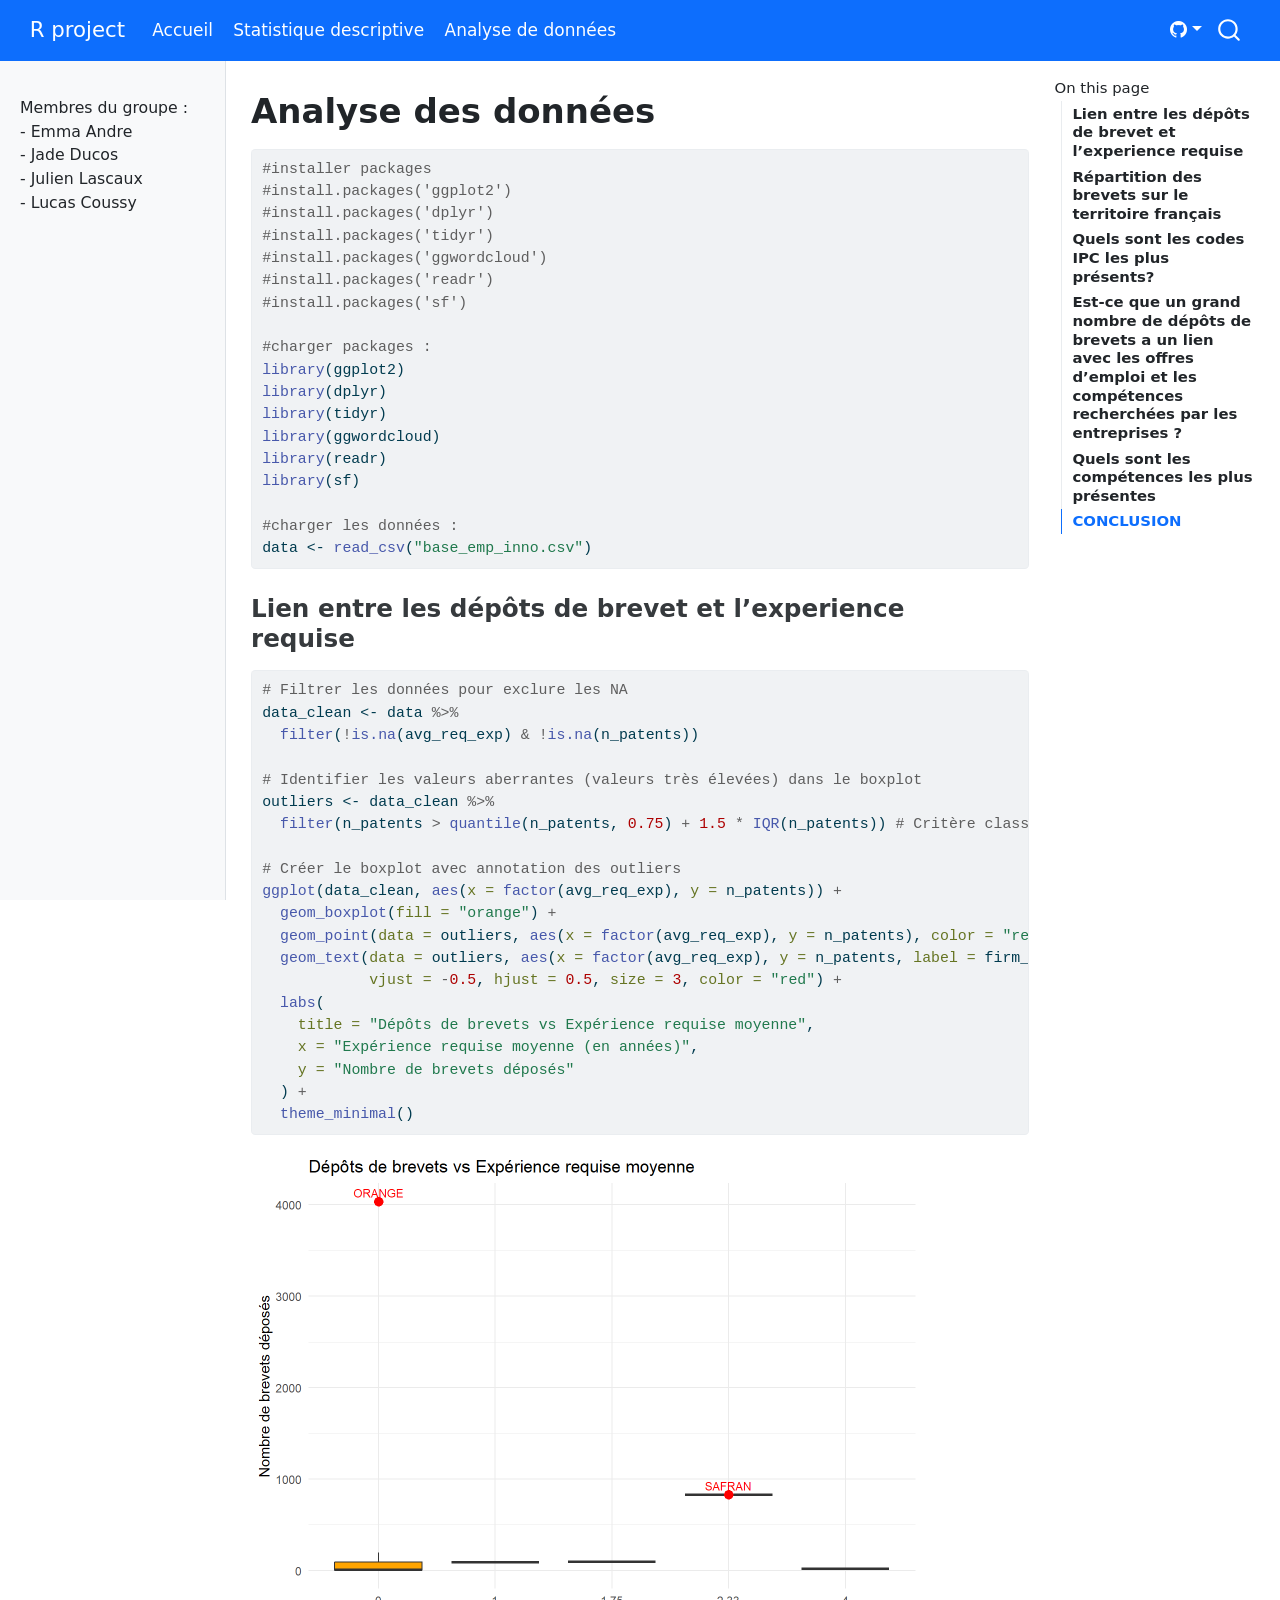
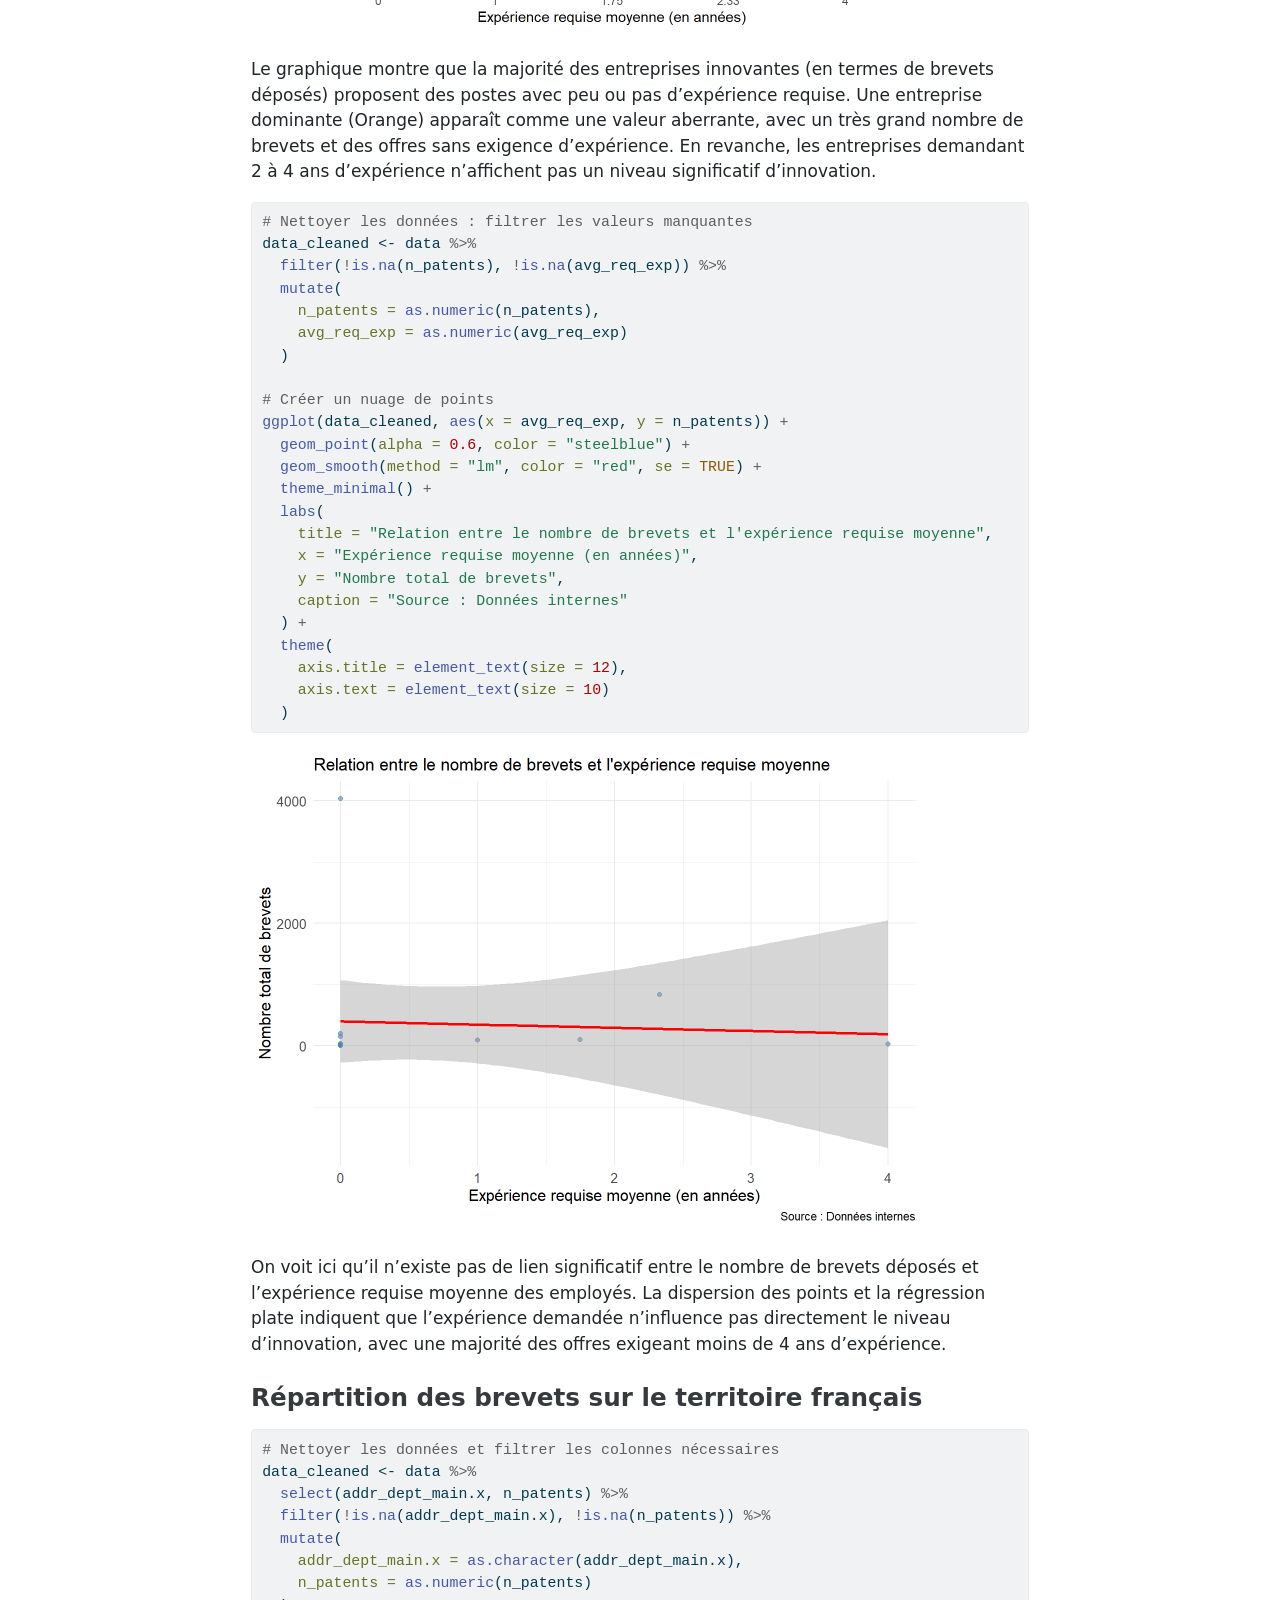
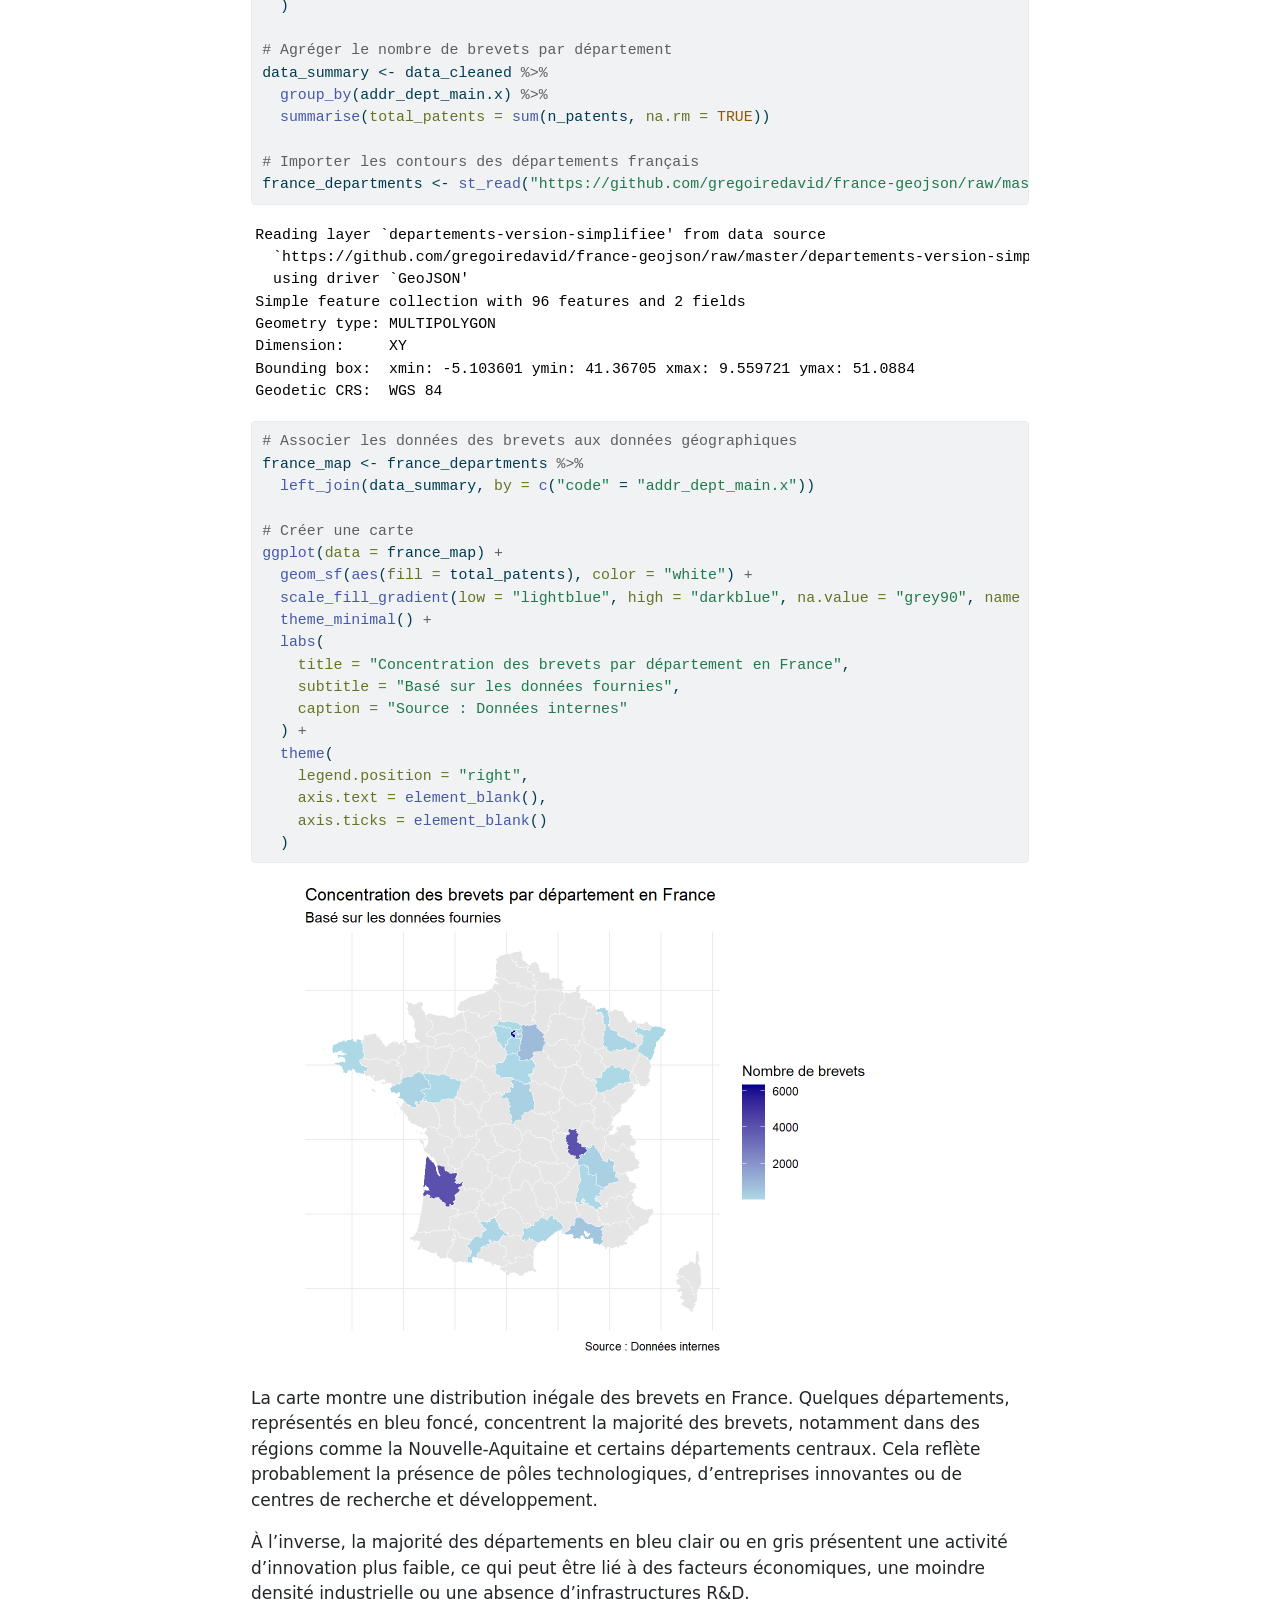
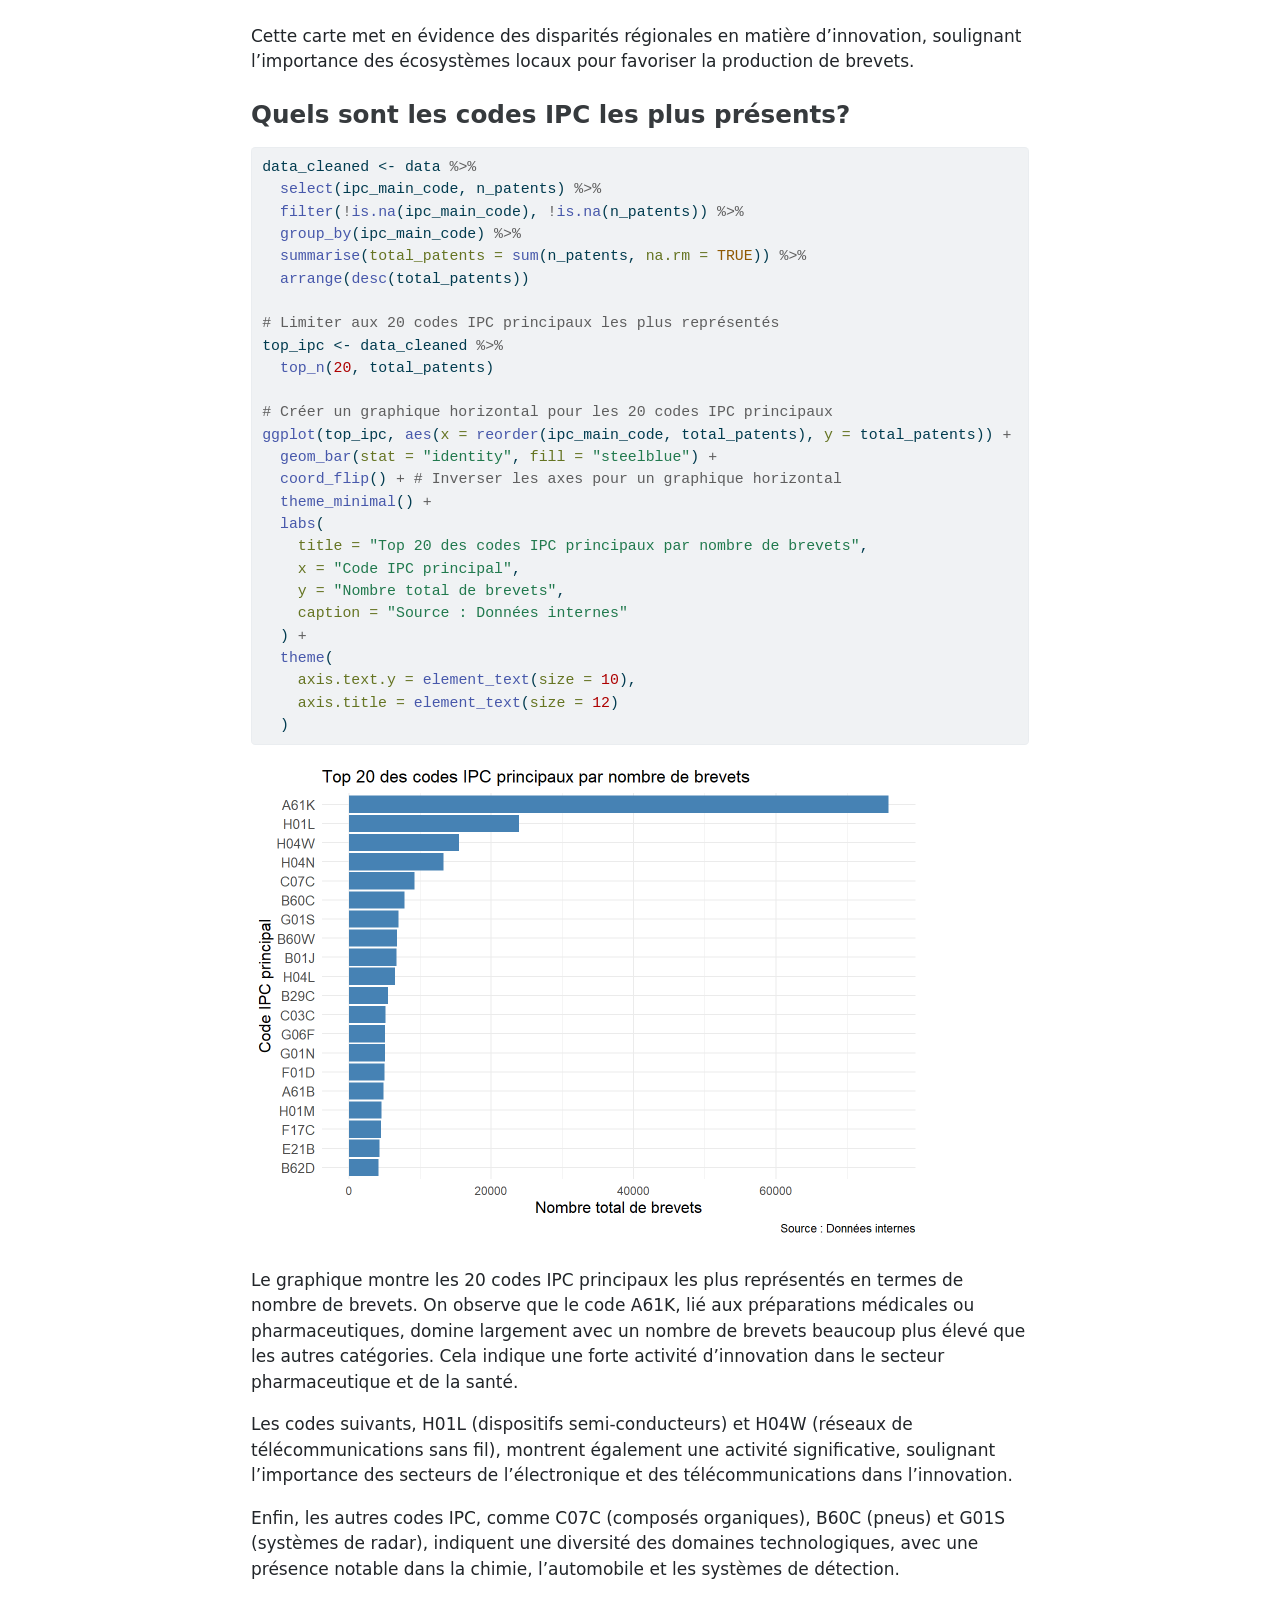
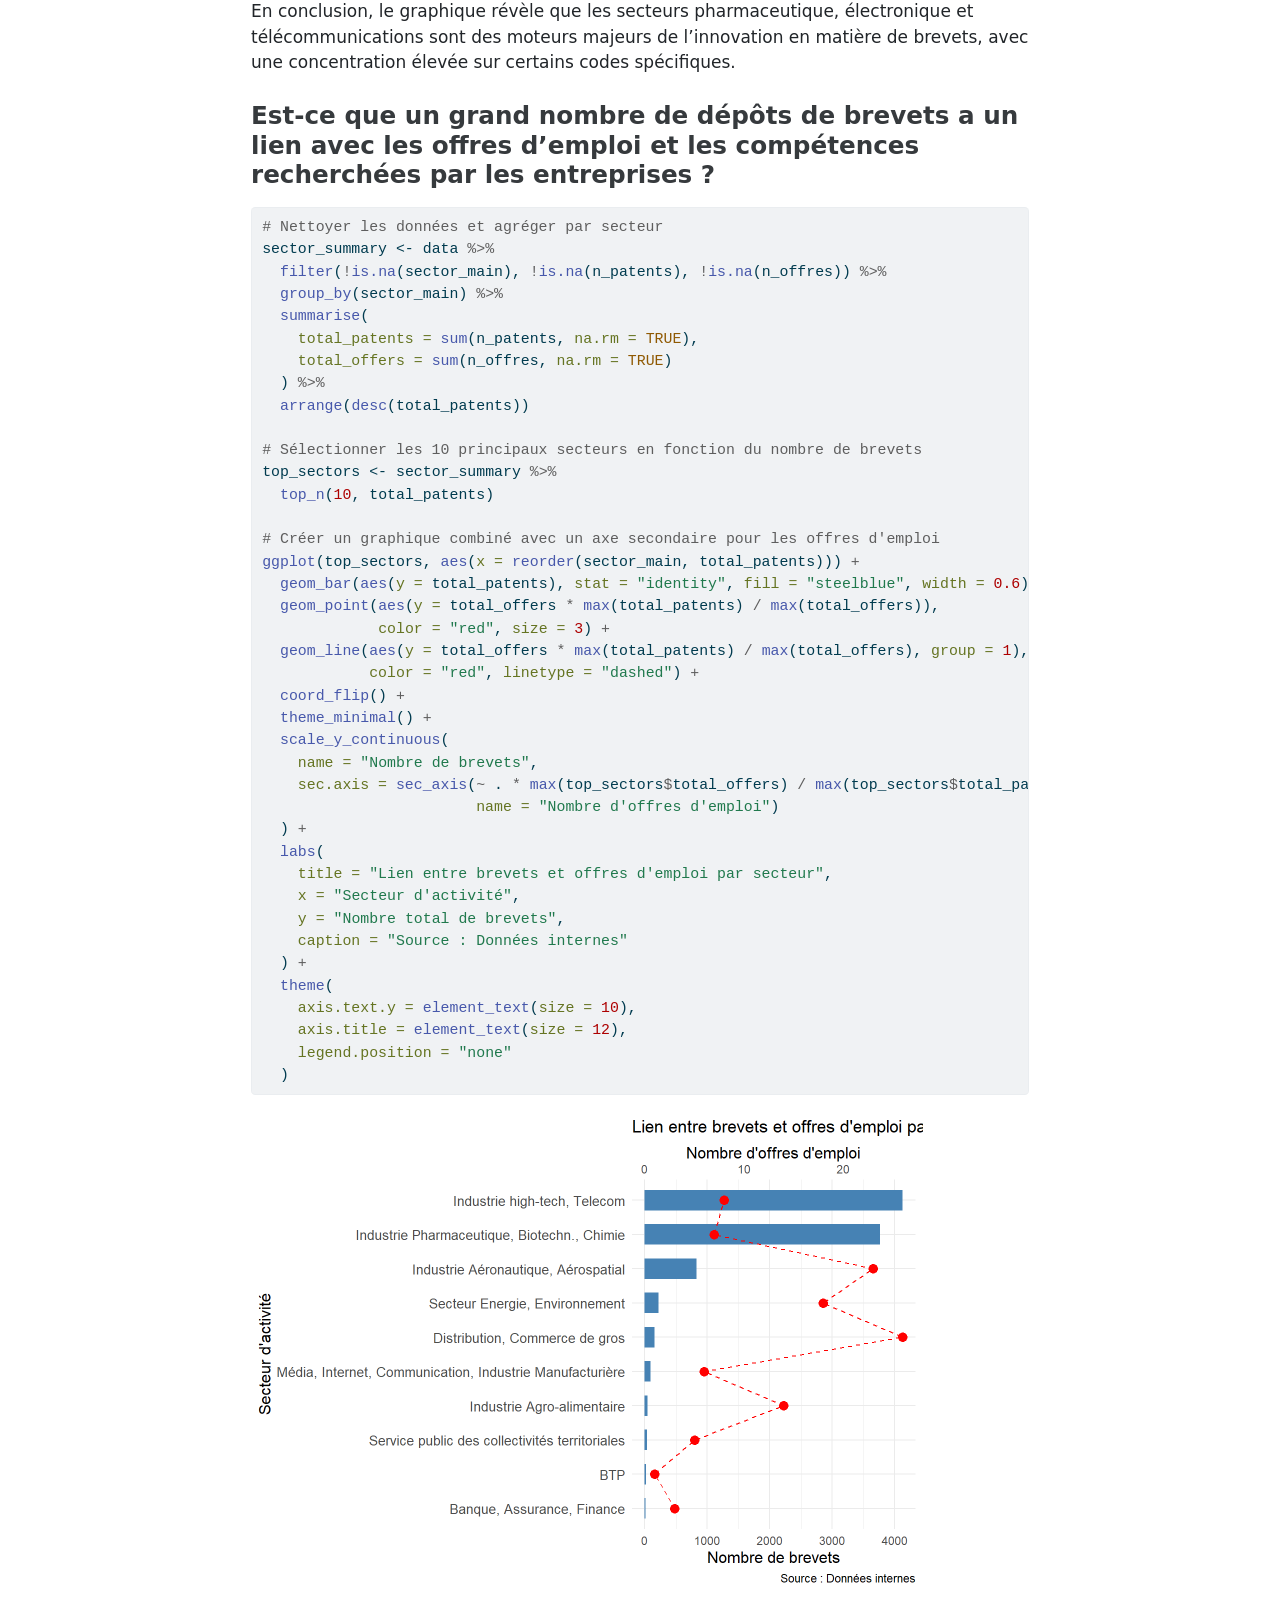
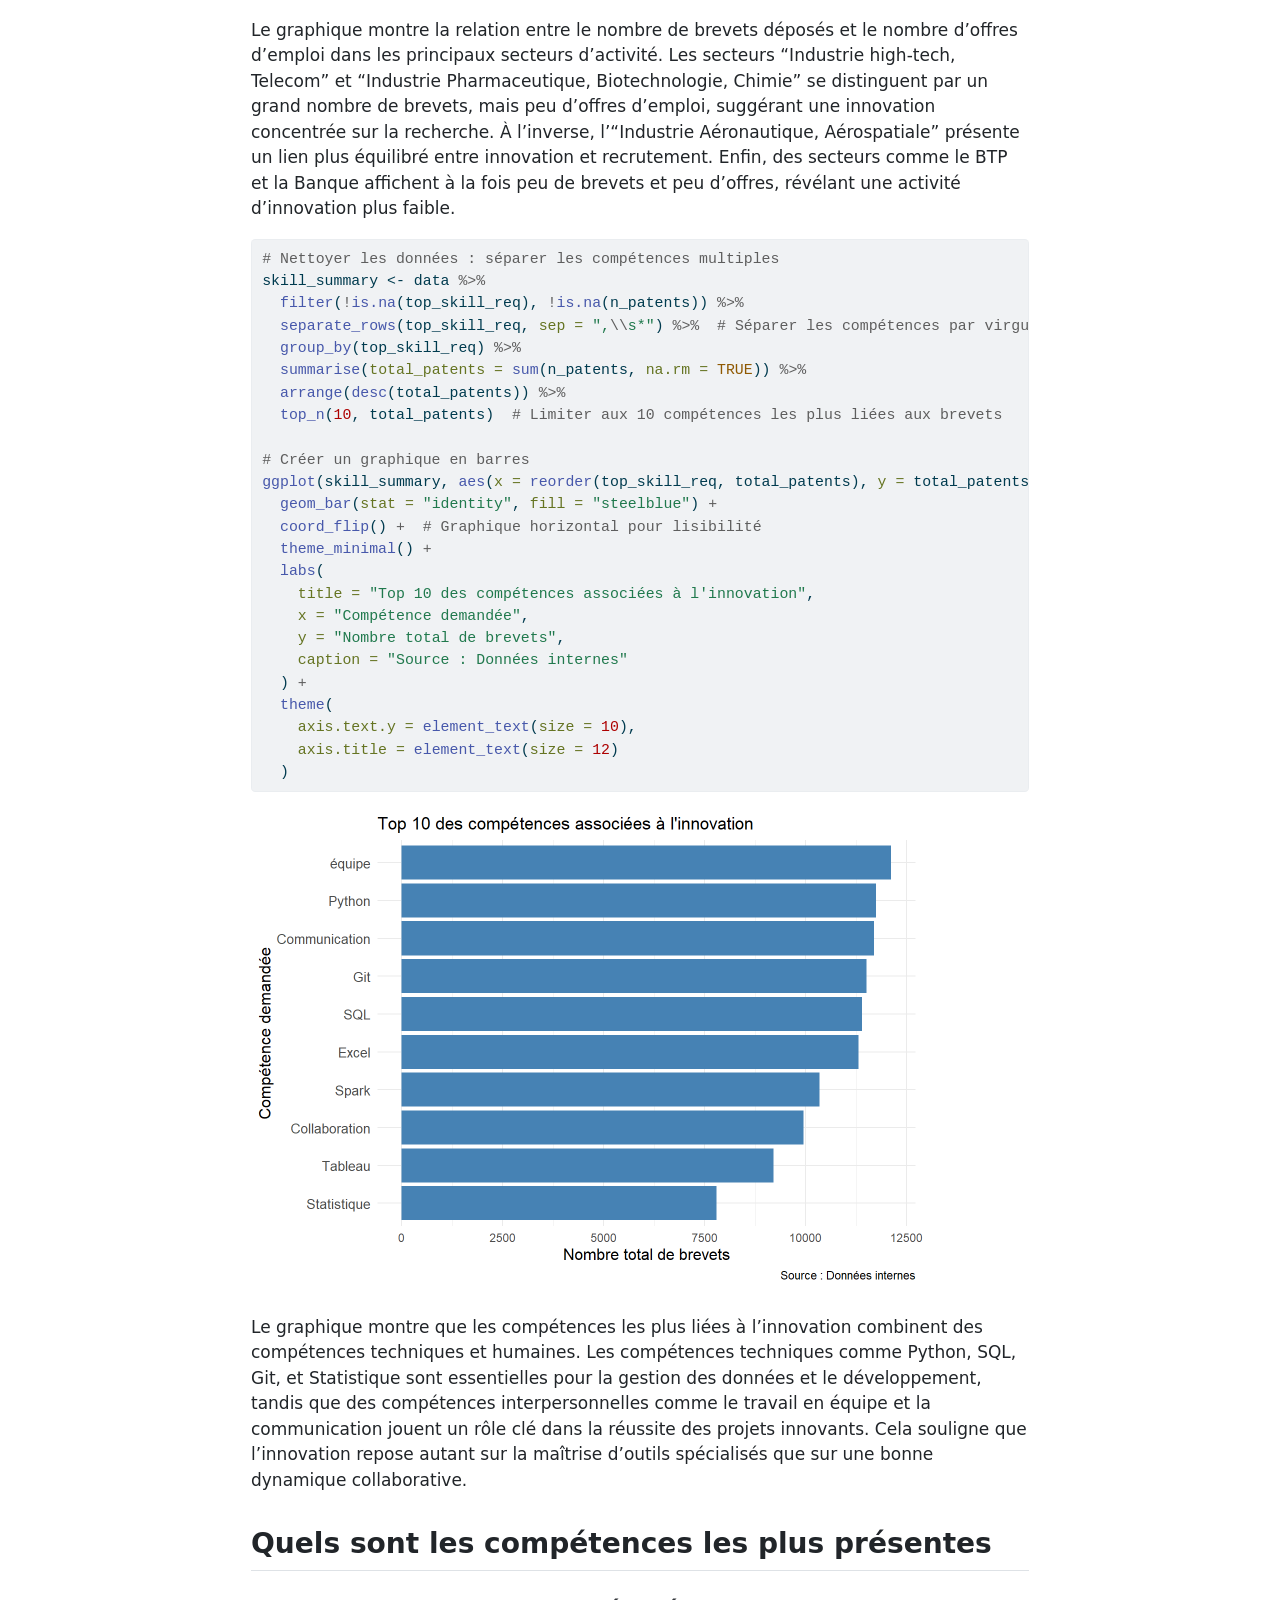
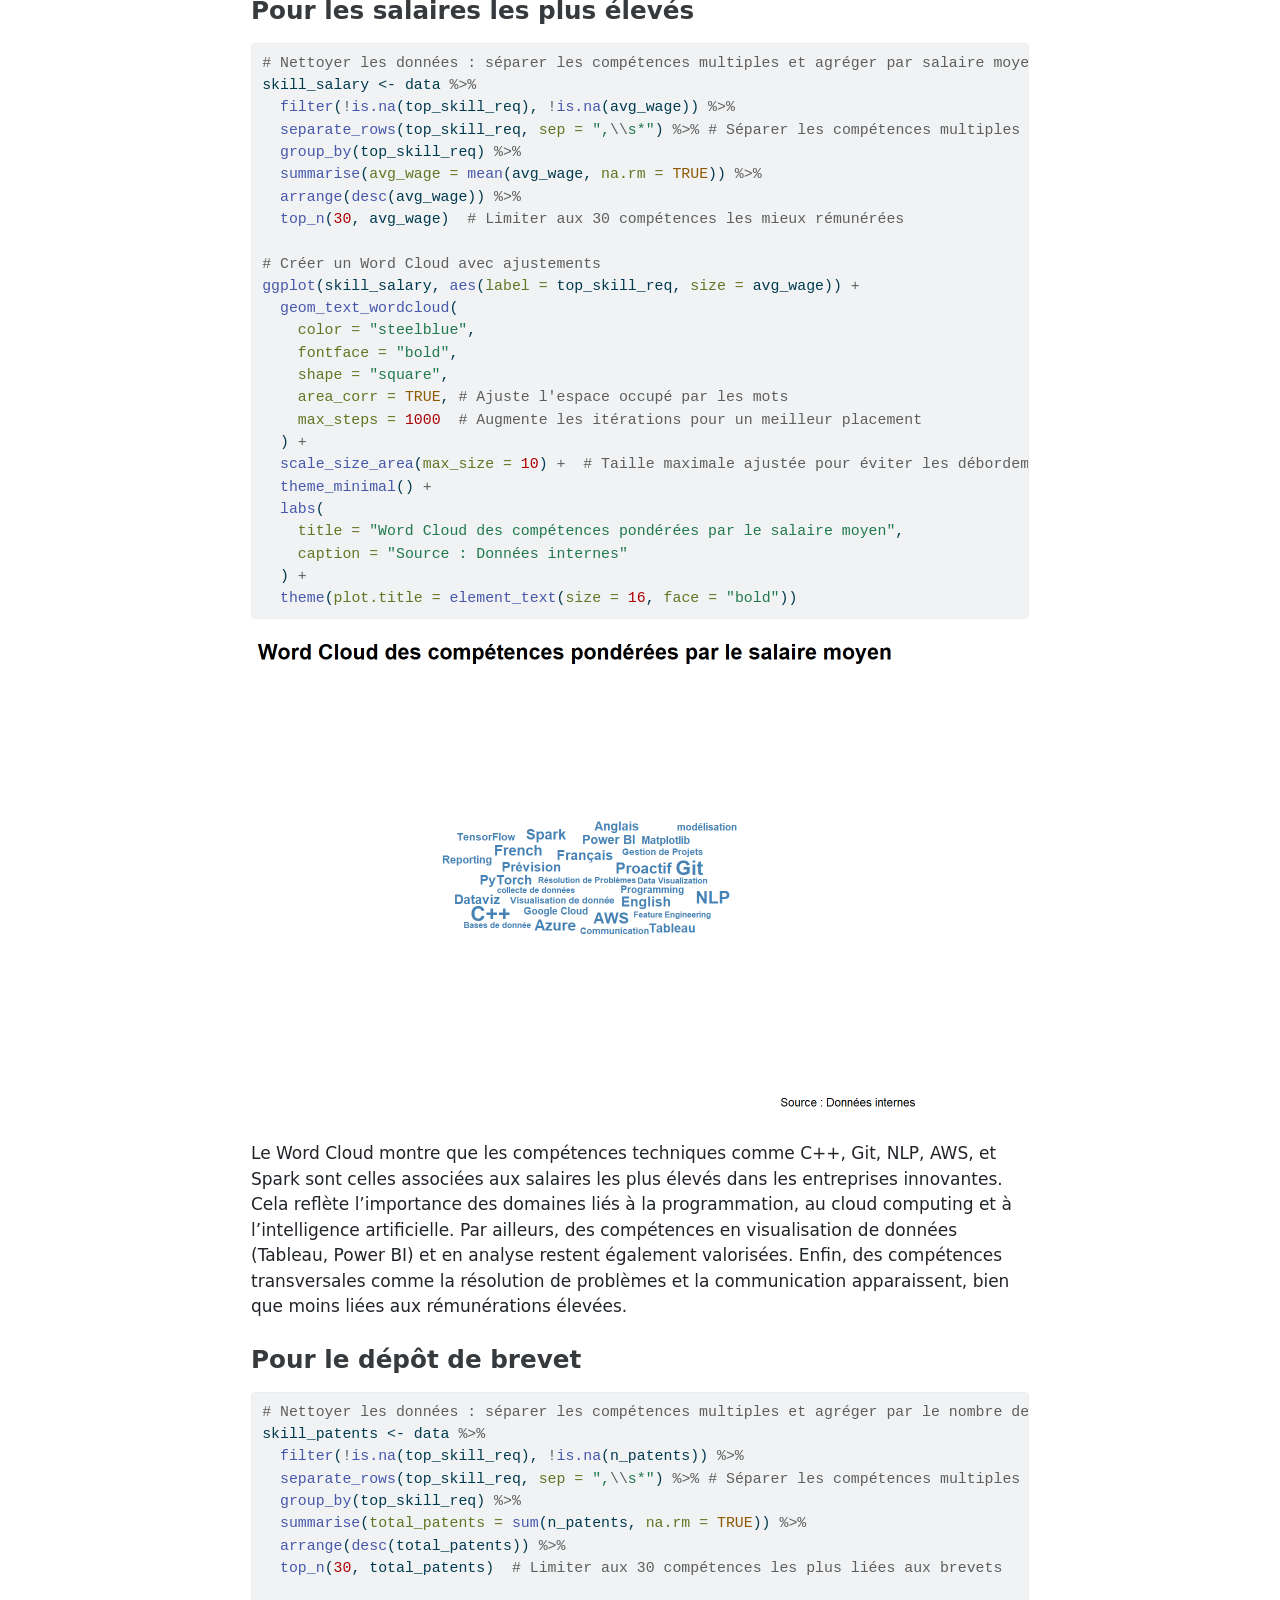
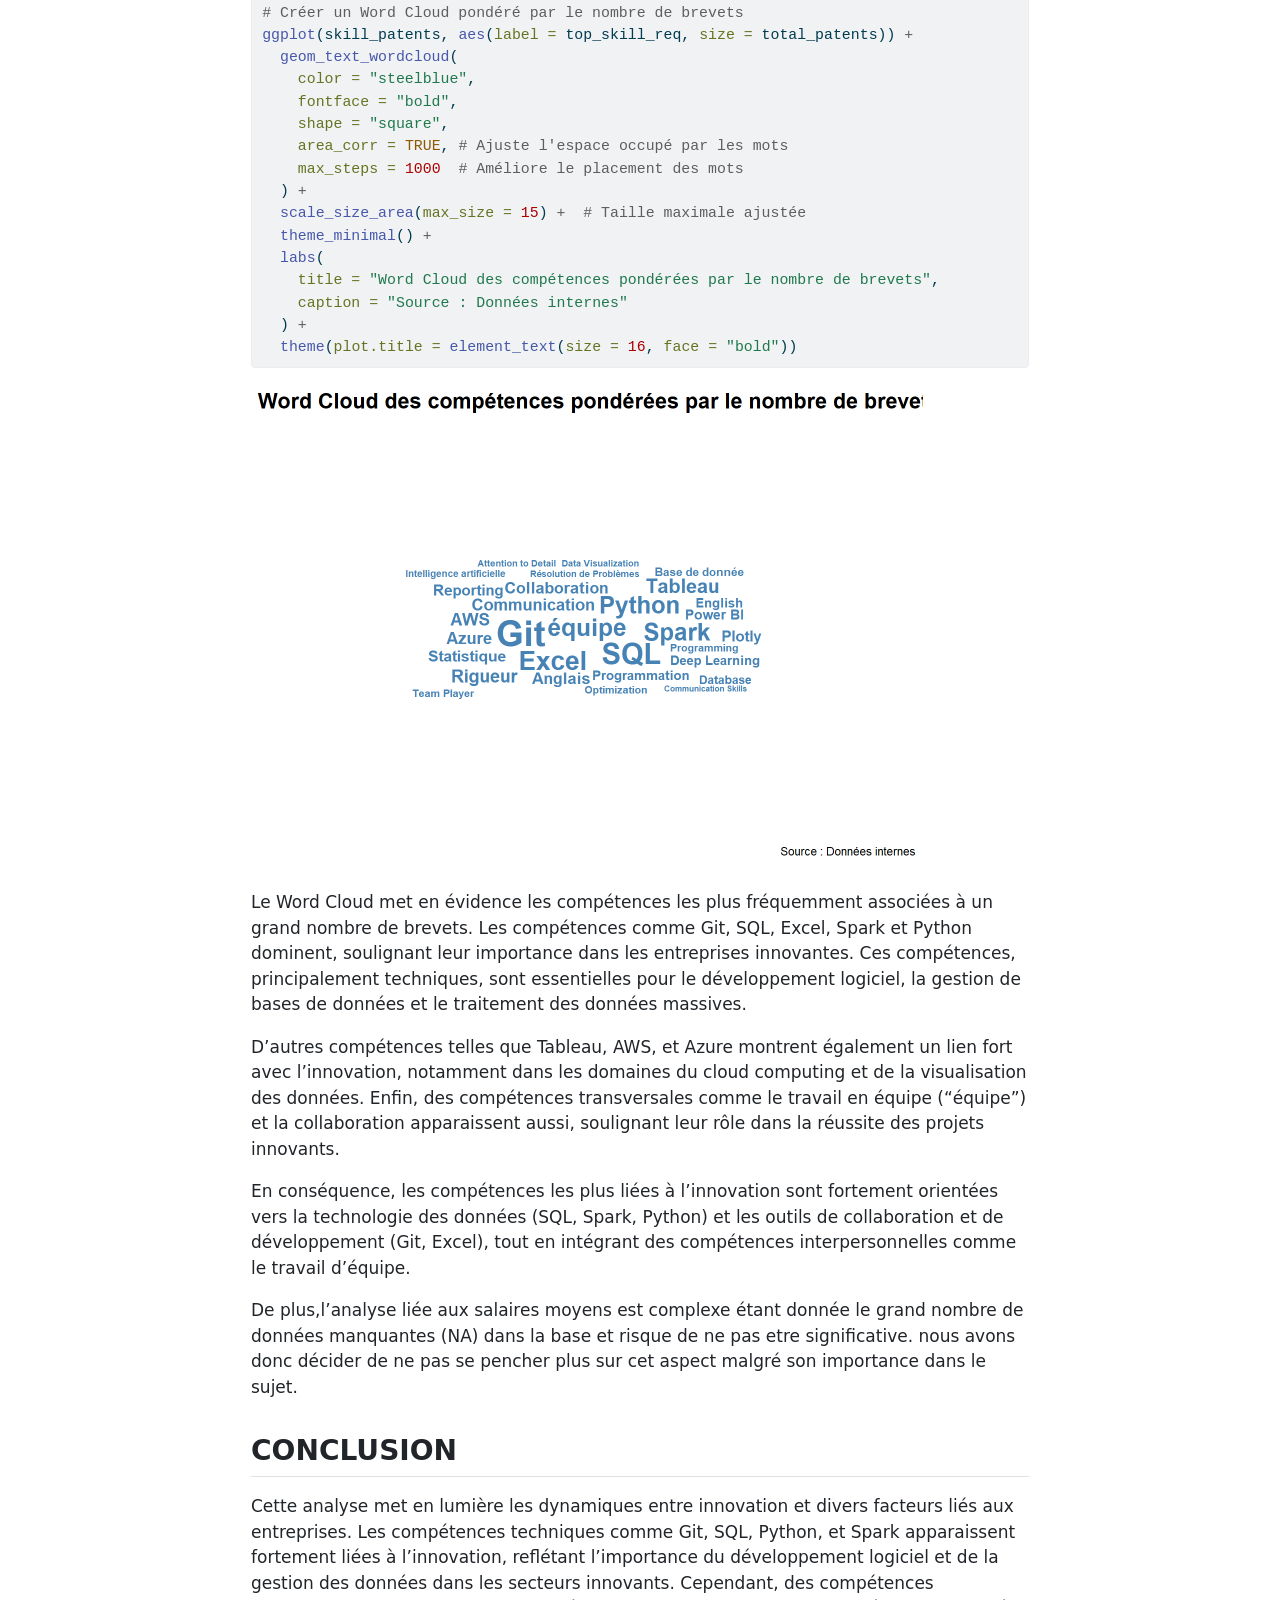
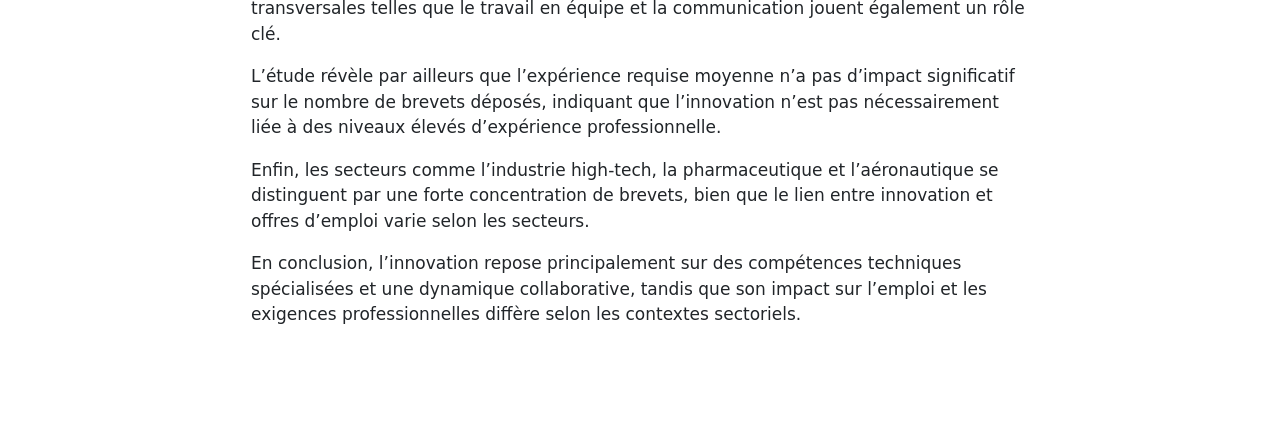
<file: docs/analyse.html>
<!DOCTYPE html>
<html xmlns="http://www.w3.org/1999/xhtml" lang="en" xml:lang="en"><head>

<meta charset="utf-8">
<meta name="generator" content="quarto-1.4.555">

<meta name="viewport" content="width=device-width, initial-scale=1.0, user-scalable=yes">


<title>R project - Analyse des données</title>
<style>
code{white-space: pre-wrap;}
span.smallcaps{font-variant: small-caps;}
div.columns{display: flex; gap: min(4vw, 1.5em);}
div.column{flex: auto; overflow-x: auto;}
div.hanging-indent{margin-left: 1.5em; text-indent: -1.5em;}
ul.task-list{list-style: none;}
ul.task-list li input[type="checkbox"] {
  width: 0.8em;
  margin: 0 0.8em 0.2em -1em; /* quarto-specific, see https://github.com/quarto-dev/quarto-cli/issues/4556 */ 
  vertical-align: middle;
}
/* CSS for syntax highlighting */
pre > code.sourceCode { white-space: pre; position: relative; }
pre > code.sourceCode > span { line-height: 1.25; }
pre > code.sourceCode > span:empty { height: 1.2em; }
.sourceCode { overflow: visible; }
code.sourceCode > span { color: inherit; text-decoration: inherit; }
div.sourceCode { margin: 1em 0; }
pre.sourceCode { margin: 0; }
@media screen {
div.sourceCode { overflow: auto; }
}
@media print {
pre > code.sourceCode { white-space: pre-wrap; }
pre > code.sourceCode > span { text-indent: -5em; padding-left: 5em; }
}
pre.numberSource code
  { counter-reset: source-line 0; }
pre.numberSource code > span
  { position: relative; left: -4em; counter-increment: source-line; }
pre.numberSource code > span > a:first-child::before
  { content: counter(source-line);
    position: relative; left: -1em; text-align: right; vertical-align: baseline;
    border: none; display: inline-block;
    -webkit-touch-callout: none; -webkit-user-select: none;
    -khtml-user-select: none; -moz-user-select: none;
    -ms-user-select: none; user-select: none;
    padding: 0 4px; width: 4em;
  }
pre.numberSource { margin-left: 3em;  padding-left: 4px; }
div.sourceCode
  {   }
@media screen {
pre > code.sourceCode > span > a:first-child::before { text-decoration: underline; }
}
</style>


<script src="site_libs/quarto-nav/quarto-nav.js"></script>
<script src="site_libs/quarto-nav/headroom.min.js"></script>
<script src="site_libs/clipboard/clipboard.min.js"></script>
<script src="site_libs/quarto-search/autocomplete.umd.js"></script>
<script src="site_libs/quarto-search/fuse.min.js"></script>
<script src="site_libs/quarto-search/quarto-search.js"></script>
<meta name="quarto:offset" content="./">
<script src="site_libs/quarto-html/quarto.js"></script>
<script src="site_libs/quarto-html/popper.min.js"></script>
<script src="site_libs/quarto-html/tippy.umd.min.js"></script>
<script src="site_libs/quarto-html/anchor.min.js"></script>
<link href="site_libs/quarto-html/tippy.css" rel="stylesheet">
<link href="site_libs/quarto-html/quarto-syntax-highlighting.css" rel="stylesheet" id="quarto-text-highlighting-styles">
<script src="site_libs/bootstrap/bootstrap.min.js"></script>
<link href="site_libs/bootstrap/bootstrap-icons.css" rel="stylesheet">
<link href="site_libs/bootstrap/bootstrap.min.css" rel="stylesheet" id="quarto-bootstrap" data-mode="light">
<script id="quarto-search-options" type="application/json">{
  "location": "navbar",
  "copy-button": false,
  "collapse-after": 3,
  "panel-placement": "end",
  "type": "overlay",
  "limit": 50,
  "keyboard-shortcut": [
    "f",
    "/",
    "s"
  ],
  "show-item-context": false,
  "language": {
    "search-no-results-text": "No results",
    "search-matching-documents-text": "matching documents",
    "search-copy-link-title": "Copy link to search",
    "search-hide-matches-text": "Hide additional matches",
    "search-more-match-text": "more match in this document",
    "search-more-matches-text": "more matches in this document",
    "search-clear-button-title": "Clear",
    "search-text-placeholder": "",
    "search-detached-cancel-button-title": "Cancel",
    "search-submit-button-title": "Submit",
    "search-label": "Search"
  }
}</script>


<link rel="stylesheet" href="styles.css">
</head>

<body class="nav-sidebar docked nav-fixed">

<div id="quarto-search-results"></div>
  <header id="quarto-header" class="headroom fixed-top">
    <nav class="navbar navbar-expand-lg " data-bs-theme="dark">
      <div class="navbar-container container-fluid">
      <div class="navbar-brand-container mx-auto">
    <a class="navbar-brand" href="./index.html">
    <span class="navbar-title">R project</span>
    </a>
  </div>
            <div id="quarto-search" class="" title="Search"></div>
          <button class="navbar-toggler" type="button" data-bs-toggle="collapse" data-bs-target="#navbarCollapse" aria-controls="navbarCollapse" aria-expanded="false" aria-label="Toggle navigation" onclick="if (window.quartoToggleHeadroom) { window.quartoToggleHeadroom(); }">
  <span class="navbar-toggler-icon"></span>
</button>
          <div class="collapse navbar-collapse" id="navbarCollapse">
            <ul class="navbar-nav navbar-nav-scroll me-auto">
  <li class="nav-item">
    <a class="nav-link" href="./index.html"> 
<span class="menu-text">Accueil</span></a>
  </li>  
  <li class="nav-item">
    <a class="nav-link" href="./statistique.html"> 
<span class="menu-text">Statistique descriptive</span></a>
  </li>  
  <li class="nav-item">
    <a class="nav-link active" href="./analyse.html" aria-current="page"> 
<span class="menu-text">Analyse de données</span></a>
  </li>  
</ul>
          </div> <!-- /navcollapse -->
          <div class="quarto-navbar-tools">
    <div class="dropdown">
      <a href="" title="" id="quarto-navigation-tool-dropdown-0" class="quarto-navigation-tool dropdown-toggle px-1" data-bs-toggle="dropdown" aria-expanded="false" aria-label=""><i class="bi bi-github"></i></a>
      <ul class="dropdown-menu" aria-labelledby="quarto-navigation-tool-dropdown-0">
          <li>
            <a class="dropdown-item quarto-navbar-tools-item" href="https://github.com/Lambda-ck/R-project.git">
            Github link
            </a>
          </li>
      </ul>
    </div>
</div>
      </div> <!-- /container-fluid -->
    </nav>
  <nav class="quarto-secondary-nav">
    <div class="container-fluid d-flex">
      <button type="button" class="quarto-btn-toggle btn" data-bs-toggle="collapse" data-bs-target=".quarto-sidebar-collapse-item" aria-controls="quarto-sidebar" aria-expanded="false" aria-label="Toggle sidebar navigation" onclick="if (window.quartoToggleHeadroom) { window.quartoToggleHeadroom(); }">
        <i class="bi bi-layout-text-sidebar-reverse"></i>
      </button>
        <nav class="quarto-page-breadcrumbs" aria-label="breadcrumb"><ol class="breadcrumb"><li class="breadcrumb-item">Analyse des données</li></ol></nav>
        <a class="flex-grow-1" role="button" data-bs-toggle="collapse" data-bs-target=".quarto-sidebar-collapse-item" aria-controls="quarto-sidebar" aria-expanded="false" aria-label="Toggle sidebar navigation" onclick="if (window.quartoToggleHeadroom) { window.quartoToggleHeadroom(); }">      
        </a>
    </div>
  </nav>
</header>
<!-- content -->
<div id="quarto-content" class="quarto-container page-columns page-rows-contents page-layout-article page-navbar">
<!-- sidebar -->
  <nav id="quarto-sidebar" class="sidebar collapse collapse-horizontal quarto-sidebar-collapse-item sidebar-navigation docked overflow-auto">
    <div class="sidebar-menu-container"> 
    <ul class="list-unstyled mt-1">
        <li class="sidebar-item">
 <span class="menu-text">Membres du groupe :</span>
  </li>
        <li class="sidebar-item">
 <span class="menu-text">- Emma Andre</span>
  </li>
        <li class="sidebar-item">
 <span class="menu-text">- Jade Ducos</span>
  </li>
        <li class="sidebar-item">
 <span class="menu-text">- Julien Lascaux</span>
  </li>
        <li class="sidebar-item">
 <span class="menu-text">- Lucas Coussy</span>
  </li>
    </ul>
    </div>
</nav>
<div id="quarto-sidebar-glass" class="quarto-sidebar-collapse-item" data-bs-toggle="collapse" data-bs-target=".quarto-sidebar-collapse-item"></div>
<!-- margin-sidebar -->
    <div id="quarto-margin-sidebar" class="sidebar margin-sidebar">
        <nav id="TOC" role="doc-toc" class="toc-active">
    <h2 id="toc-title">On this page</h2>
   
  <ul>
  <li><a href="#lien-entre-les-dépôts-de-brevet-et-lexperience-requise" id="toc-lien-entre-les-dépôts-de-brevet-et-lexperience-requise" class="nav-link active" data-scroll-target="#lien-entre-les-dépôts-de-brevet-et-lexperience-requise"><strong>Lien entre les dépôts de brevet et l’experience requise</strong></a></li>
  <li><a href="#répartition-des-brevets-sur-le-territoire-français" id="toc-répartition-des-brevets-sur-le-territoire-français" class="nav-link" data-scroll-target="#répartition-des-brevets-sur-le-territoire-français"><strong>Répartition des brevets sur le territoire français</strong></a></li>
  <li><a href="#quels-sont-les-codes-ipc-les-plus-présents" id="toc-quels-sont-les-codes-ipc-les-plus-présents" class="nav-link" data-scroll-target="#quels-sont-les-codes-ipc-les-plus-présents"><strong>Quels sont les codes IPC les plus présents?</strong></a></li>
  <li><a href="#est-ce-que-un-grand-nombre-de-dépôts-de-brevets-a-un-lien-avec-les-offres-demploi-et-les-compétences-recherchées-par-les-entreprises" id="toc-est-ce-que-un-grand-nombre-de-dépôts-de-brevets-a-un-lien-avec-les-offres-demploi-et-les-compétences-recherchées-par-les-entreprises" class="nav-link" data-scroll-target="#est-ce-que-un-grand-nombre-de-dépôts-de-brevets-a-un-lien-avec-les-offres-demploi-et-les-compétences-recherchées-par-les-entreprises"><strong>Est-ce que un grand nombre de dépôts de brevets a un lien avec les offres d’emploi et les compétences recherchées par les entreprises ?</strong></a></li>
  <li><a href="#quels-sont-les-compétences-les-plus-présentes" id="toc-quels-sont-les-compétences-les-plus-présentes" class="nav-link" data-scroll-target="#quels-sont-les-compétences-les-plus-présentes"><strong>Quels sont les compétences les plus présentes</strong></a>
  <ul class="collapse">
  <li><a href="#pour-les-salaires-les-plus-élevés" id="toc-pour-les-salaires-les-plus-élevés" class="nav-link" data-scroll-target="#pour-les-salaires-les-plus-élevés"><strong>Pour les salaires les plus élevés</strong></a></li>
  <li><a href="#pour-le-dépôt-de-brevet" id="toc-pour-le-dépôt-de-brevet" class="nav-link" data-scroll-target="#pour-le-dépôt-de-brevet"><strong>Pour le dépôt de brevet</strong></a></li>
  </ul></li>
  <li><a href="#conclusion" id="toc-conclusion" class="nav-link" data-scroll-target="#conclusion"><strong>CONCLUSION</strong></a></li>
  </ul>
</nav>
    </div>
<!-- main -->
<main class="content" id="quarto-document-content">

<header id="title-block-header" class="quarto-title-block default">
<div class="quarto-title">
<h1 class="title">Analyse des données</h1>
</div>



<div class="quarto-title-meta">

    
  
    
  </div>
  


</header>


<div class="cell">
<div class="sourceCode cell-code" id="cb1"><pre class="sourceCode r code-with-copy"><code class="sourceCode r"><span id="cb1-1"><a href="#cb1-1" aria-hidden="true" tabindex="-1"></a><span class="co">#installer packages</span></span>
<span id="cb1-2"><a href="#cb1-2" aria-hidden="true" tabindex="-1"></a><span class="co">#install.packages('ggplot2')</span></span>
<span id="cb1-3"><a href="#cb1-3" aria-hidden="true" tabindex="-1"></a><span class="co">#install.packages('dplyr')</span></span>
<span id="cb1-4"><a href="#cb1-4" aria-hidden="true" tabindex="-1"></a><span class="co">#install.packages('tidyr')</span></span>
<span id="cb1-5"><a href="#cb1-5" aria-hidden="true" tabindex="-1"></a><span class="co">#install.packages('ggwordcloud')</span></span>
<span id="cb1-6"><a href="#cb1-6" aria-hidden="true" tabindex="-1"></a><span class="co">#install.packages('readr')</span></span>
<span id="cb1-7"><a href="#cb1-7" aria-hidden="true" tabindex="-1"></a><span class="co">#install.packages('sf')</span></span>
<span id="cb1-8"><a href="#cb1-8" aria-hidden="true" tabindex="-1"></a></span>
<span id="cb1-9"><a href="#cb1-9" aria-hidden="true" tabindex="-1"></a><span class="co">#charger packages : </span></span>
<span id="cb1-10"><a href="#cb1-10" aria-hidden="true" tabindex="-1"></a><span class="fu">library</span>(ggplot2)</span>
<span id="cb1-11"><a href="#cb1-11" aria-hidden="true" tabindex="-1"></a><span class="fu">library</span>(dplyr)</span>
<span id="cb1-12"><a href="#cb1-12" aria-hidden="true" tabindex="-1"></a><span class="fu">library</span>(tidyr)</span>
<span id="cb1-13"><a href="#cb1-13" aria-hidden="true" tabindex="-1"></a><span class="fu">library</span>(ggwordcloud)</span>
<span id="cb1-14"><a href="#cb1-14" aria-hidden="true" tabindex="-1"></a><span class="fu">library</span>(readr)</span>
<span id="cb1-15"><a href="#cb1-15" aria-hidden="true" tabindex="-1"></a><span class="fu">library</span>(sf)</span>
<span id="cb1-16"><a href="#cb1-16" aria-hidden="true" tabindex="-1"></a></span>
<span id="cb1-17"><a href="#cb1-17" aria-hidden="true" tabindex="-1"></a><span class="co">#charger les données : </span></span>
<span id="cb1-18"><a href="#cb1-18" aria-hidden="true" tabindex="-1"></a>data <span class="ot">&lt;-</span> <span class="fu">read_csv</span>(<span class="st">"base_emp_inno.csv"</span>)</span></code><button title="Copy to Clipboard" class="code-copy-button"><i class="bi"></i></button></pre></div>
</div>
<section id="lien-entre-les-dépôts-de-brevet-et-lexperience-requise" class="level3">
<h3 class="anchored" data-anchor-id="lien-entre-les-dépôts-de-brevet-et-lexperience-requise"><strong>Lien entre les dépôts de brevet et l’experience requise</strong></h3>
<div class="cell">
<div class="sourceCode cell-code" id="cb2"><pre class="sourceCode r code-with-copy"><code class="sourceCode r"><span id="cb2-1"><a href="#cb2-1" aria-hidden="true" tabindex="-1"></a><span class="co"># Filtrer les données pour exclure les NA</span></span>
<span id="cb2-2"><a href="#cb2-2" aria-hidden="true" tabindex="-1"></a>data_clean <span class="ot">&lt;-</span> data <span class="sc">%&gt;%</span></span>
<span id="cb2-3"><a href="#cb2-3" aria-hidden="true" tabindex="-1"></a>  <span class="fu">filter</span>(<span class="sc">!</span><span class="fu">is.na</span>(avg_req_exp) <span class="sc">&amp;</span> <span class="sc">!</span><span class="fu">is.na</span>(n_patents))</span>
<span id="cb2-4"><a href="#cb2-4" aria-hidden="true" tabindex="-1"></a></span>
<span id="cb2-5"><a href="#cb2-5" aria-hidden="true" tabindex="-1"></a><span class="co"># Identifier les valeurs aberrantes (valeurs très élevées) dans le boxplot</span></span>
<span id="cb2-6"><a href="#cb2-6" aria-hidden="true" tabindex="-1"></a>outliers <span class="ot">&lt;-</span> data_clean <span class="sc">%&gt;%</span></span>
<span id="cb2-7"><a href="#cb2-7" aria-hidden="true" tabindex="-1"></a>  <span class="fu">filter</span>(n_patents <span class="sc">&gt;</span> <span class="fu">quantile</span>(n_patents, <span class="fl">0.75</span>) <span class="sc">+</span> <span class="fl">1.5</span> <span class="sc">*</span> <span class="fu">IQR</span>(n_patents)) <span class="co"># Critère classique pour un outlier</span></span>
<span id="cb2-8"><a href="#cb2-8" aria-hidden="true" tabindex="-1"></a></span>
<span id="cb2-9"><a href="#cb2-9" aria-hidden="true" tabindex="-1"></a><span class="co"># Créer le boxplot avec annotation des outliers</span></span>
<span id="cb2-10"><a href="#cb2-10" aria-hidden="true" tabindex="-1"></a><span class="fu">ggplot</span>(data_clean, <span class="fu">aes</span>(<span class="at">x =</span> <span class="fu">factor</span>(avg_req_exp), <span class="at">y =</span> n_patents)) <span class="sc">+</span></span>
<span id="cb2-11"><a href="#cb2-11" aria-hidden="true" tabindex="-1"></a>  <span class="fu">geom_boxplot</span>(<span class="at">fill =</span> <span class="st">"orange"</span>) <span class="sc">+</span></span>
<span id="cb2-12"><a href="#cb2-12" aria-hidden="true" tabindex="-1"></a>  <span class="fu">geom_point</span>(<span class="at">data =</span> outliers, <span class="fu">aes</span>(<span class="at">x =</span> <span class="fu">factor</span>(avg_req_exp), <span class="at">y =</span> n_patents), <span class="at">color =</span> <span class="st">"red"</span>, <span class="at">size =</span> <span class="dv">3</span>) <span class="sc">+</span></span>
<span id="cb2-13"><a href="#cb2-13" aria-hidden="true" tabindex="-1"></a>  <span class="fu">geom_text</span>(<span class="at">data =</span> outliers, <span class="fu">aes</span>(<span class="at">x =</span> <span class="fu">factor</span>(avg_req_exp), <span class="at">y =</span> n_patents, <span class="at">label =</span> firm_name), </span>
<span id="cb2-14"><a href="#cb2-14" aria-hidden="true" tabindex="-1"></a>            <span class="at">vjust =</span> <span class="sc">-</span><span class="fl">0.5</span>, <span class="at">hjust =</span> <span class="fl">0.5</span>, <span class="at">size =</span> <span class="dv">3</span>, <span class="at">color =</span> <span class="st">"red"</span>) <span class="sc">+</span></span>
<span id="cb2-15"><a href="#cb2-15" aria-hidden="true" tabindex="-1"></a>  <span class="fu">labs</span>(</span>
<span id="cb2-16"><a href="#cb2-16" aria-hidden="true" tabindex="-1"></a>    <span class="at">title =</span> <span class="st">"Dépôts de brevets vs Expérience requise moyenne"</span>,</span>
<span id="cb2-17"><a href="#cb2-17" aria-hidden="true" tabindex="-1"></a>    <span class="at">x =</span> <span class="st">"Expérience requise moyenne (en années)"</span>,</span>
<span id="cb2-18"><a href="#cb2-18" aria-hidden="true" tabindex="-1"></a>    <span class="at">y =</span> <span class="st">"Nombre de brevets déposés"</span></span>
<span id="cb2-19"><a href="#cb2-19" aria-hidden="true" tabindex="-1"></a>  ) <span class="sc">+</span></span>
<span id="cb2-20"><a href="#cb2-20" aria-hidden="true" tabindex="-1"></a>  <span class="fu">theme_minimal</span>()</span></code><button title="Copy to Clipboard" class="code-copy-button"><i class="bi"></i></button></pre></div>
<div class="cell-output-display">
<div>
<figure class="figure">
<p><img src="analyse_files/figure-html/depot0-1.png" class="img-fluid figure-img" width="672"></p>
</figure>
</div>
</div>
</div>
<p>Le graphique montre que la majorité des entreprises innovantes (en termes de brevets déposés) proposent des postes avec peu ou pas d’expérience requise. Une entreprise dominante (Orange) apparaît comme une valeur aberrante, avec un très grand nombre de brevets et des offres sans exigence d’expérience. En revanche, les entreprises demandant 2 à 4 ans d’expérience n’affichent pas un niveau significatif d’innovation.</p>
<div class="cell">
<div class="sourceCode cell-code" id="cb3"><pre class="sourceCode r code-with-copy"><code class="sourceCode r"><span id="cb3-1"><a href="#cb3-1" aria-hidden="true" tabindex="-1"></a><span class="co"># Nettoyer les données : filtrer les valeurs manquantes</span></span>
<span id="cb3-2"><a href="#cb3-2" aria-hidden="true" tabindex="-1"></a>data_cleaned <span class="ot">&lt;-</span> data <span class="sc">%&gt;%</span></span>
<span id="cb3-3"><a href="#cb3-3" aria-hidden="true" tabindex="-1"></a>  <span class="fu">filter</span>(<span class="sc">!</span><span class="fu">is.na</span>(n_patents), <span class="sc">!</span><span class="fu">is.na</span>(avg_req_exp)) <span class="sc">%&gt;%</span></span>
<span id="cb3-4"><a href="#cb3-4" aria-hidden="true" tabindex="-1"></a>  <span class="fu">mutate</span>(</span>
<span id="cb3-5"><a href="#cb3-5" aria-hidden="true" tabindex="-1"></a>    <span class="at">n_patents =</span> <span class="fu">as.numeric</span>(n_patents),</span>
<span id="cb3-6"><a href="#cb3-6" aria-hidden="true" tabindex="-1"></a>    <span class="at">avg_req_exp =</span> <span class="fu">as.numeric</span>(avg_req_exp)</span>
<span id="cb3-7"><a href="#cb3-7" aria-hidden="true" tabindex="-1"></a>  )</span>
<span id="cb3-8"><a href="#cb3-8" aria-hidden="true" tabindex="-1"></a></span>
<span id="cb3-9"><a href="#cb3-9" aria-hidden="true" tabindex="-1"></a><span class="co"># Créer un nuage de points</span></span>
<span id="cb3-10"><a href="#cb3-10" aria-hidden="true" tabindex="-1"></a><span class="fu">ggplot</span>(data_cleaned, <span class="fu">aes</span>(<span class="at">x =</span> avg_req_exp, <span class="at">y =</span> n_patents)) <span class="sc">+</span></span>
<span id="cb3-11"><a href="#cb3-11" aria-hidden="true" tabindex="-1"></a>  <span class="fu">geom_point</span>(<span class="at">alpha =</span> <span class="fl">0.6</span>, <span class="at">color =</span> <span class="st">"steelblue"</span>) <span class="sc">+</span></span>
<span id="cb3-12"><a href="#cb3-12" aria-hidden="true" tabindex="-1"></a>  <span class="fu">geom_smooth</span>(<span class="at">method =</span> <span class="st">"lm"</span>, <span class="at">color =</span> <span class="st">"red"</span>, <span class="at">se =</span> <span class="cn">TRUE</span>) <span class="sc">+</span></span>
<span id="cb3-13"><a href="#cb3-13" aria-hidden="true" tabindex="-1"></a>  <span class="fu">theme_minimal</span>() <span class="sc">+</span></span>
<span id="cb3-14"><a href="#cb3-14" aria-hidden="true" tabindex="-1"></a>  <span class="fu">labs</span>(</span>
<span id="cb3-15"><a href="#cb3-15" aria-hidden="true" tabindex="-1"></a>    <span class="at">title =</span> <span class="st">"Relation entre le nombre de brevets et l'expérience requise moyenne"</span>,</span>
<span id="cb3-16"><a href="#cb3-16" aria-hidden="true" tabindex="-1"></a>    <span class="at">x =</span> <span class="st">"Expérience requise moyenne (en années)"</span>,</span>
<span id="cb3-17"><a href="#cb3-17" aria-hidden="true" tabindex="-1"></a>    <span class="at">y =</span> <span class="st">"Nombre total de brevets"</span>,</span>
<span id="cb3-18"><a href="#cb3-18" aria-hidden="true" tabindex="-1"></a>    <span class="at">caption =</span> <span class="st">"Source : Données internes"</span></span>
<span id="cb3-19"><a href="#cb3-19" aria-hidden="true" tabindex="-1"></a>  ) <span class="sc">+</span></span>
<span id="cb3-20"><a href="#cb3-20" aria-hidden="true" tabindex="-1"></a>  <span class="fu">theme</span>(</span>
<span id="cb3-21"><a href="#cb3-21" aria-hidden="true" tabindex="-1"></a>    <span class="at">axis.title =</span> <span class="fu">element_text</span>(<span class="at">size =</span> <span class="dv">12</span>),</span>
<span id="cb3-22"><a href="#cb3-22" aria-hidden="true" tabindex="-1"></a>    <span class="at">axis.text =</span> <span class="fu">element_text</span>(<span class="at">size =</span> <span class="dv">10</span>)</span>
<span id="cb3-23"><a href="#cb3-23" aria-hidden="true" tabindex="-1"></a>  )</span></code><button title="Copy to Clipboard" class="code-copy-button"><i class="bi"></i></button></pre></div>
<div class="cell-output-display">
<div>
<figure class="figure">
<p><img src="analyse_files/figure-html/depot1-1.png" class="img-fluid figure-img" width="672"></p>
</figure>
</div>
</div>
</div>
<p>On voit ici qu’il n’existe pas de lien significatif entre le nombre de brevets déposés et l’expérience requise moyenne des employés. La dispersion des points et la régression plate indiquent que l’expérience demandée n’influence pas directement le niveau d’innovation, avec une majorité des offres exigeant moins de 4 ans d’expérience.</p>
</section>
<section id="répartition-des-brevets-sur-le-territoire-français" class="level3">
<h3 class="anchored" data-anchor-id="répartition-des-brevets-sur-le-territoire-français"><strong>Répartition des brevets sur le territoire français</strong></h3>
<div class="cell">
<div class="sourceCode cell-code" id="cb4"><pre class="sourceCode r code-with-copy"><code class="sourceCode r"><span id="cb4-1"><a href="#cb4-1" aria-hidden="true" tabindex="-1"></a><span class="co"># Nettoyer les données et filtrer les colonnes nécessaires</span></span>
<span id="cb4-2"><a href="#cb4-2" aria-hidden="true" tabindex="-1"></a>data_cleaned <span class="ot">&lt;-</span> data <span class="sc">%&gt;%</span></span>
<span id="cb4-3"><a href="#cb4-3" aria-hidden="true" tabindex="-1"></a>  <span class="fu">select</span>(addr_dept_main.x, n_patents) <span class="sc">%&gt;%</span></span>
<span id="cb4-4"><a href="#cb4-4" aria-hidden="true" tabindex="-1"></a>  <span class="fu">filter</span>(<span class="sc">!</span><span class="fu">is.na</span>(addr_dept_main.x), <span class="sc">!</span><span class="fu">is.na</span>(n_patents)) <span class="sc">%&gt;%</span></span>
<span id="cb4-5"><a href="#cb4-5" aria-hidden="true" tabindex="-1"></a>  <span class="fu">mutate</span>(</span>
<span id="cb4-6"><a href="#cb4-6" aria-hidden="true" tabindex="-1"></a>    <span class="at">addr_dept_main.x =</span> <span class="fu">as.character</span>(addr_dept_main.x),</span>
<span id="cb4-7"><a href="#cb4-7" aria-hidden="true" tabindex="-1"></a>    <span class="at">n_patents =</span> <span class="fu">as.numeric</span>(n_patents)</span>
<span id="cb4-8"><a href="#cb4-8" aria-hidden="true" tabindex="-1"></a>  )</span>
<span id="cb4-9"><a href="#cb4-9" aria-hidden="true" tabindex="-1"></a></span>
<span id="cb4-10"><a href="#cb4-10" aria-hidden="true" tabindex="-1"></a><span class="co"># Agréger le nombre de brevets par département</span></span>
<span id="cb4-11"><a href="#cb4-11" aria-hidden="true" tabindex="-1"></a>data_summary <span class="ot">&lt;-</span> data_cleaned <span class="sc">%&gt;%</span></span>
<span id="cb4-12"><a href="#cb4-12" aria-hidden="true" tabindex="-1"></a>  <span class="fu">group_by</span>(addr_dept_main.x) <span class="sc">%&gt;%</span></span>
<span id="cb4-13"><a href="#cb4-13" aria-hidden="true" tabindex="-1"></a>  <span class="fu">summarise</span>(<span class="at">total_patents =</span> <span class="fu">sum</span>(n_patents, <span class="at">na.rm =</span> <span class="cn">TRUE</span>))</span>
<span id="cb4-14"><a href="#cb4-14" aria-hidden="true" tabindex="-1"></a></span>
<span id="cb4-15"><a href="#cb4-15" aria-hidden="true" tabindex="-1"></a><span class="co"># Importer les contours des départements français</span></span>
<span id="cb4-16"><a href="#cb4-16" aria-hidden="true" tabindex="-1"></a>france_departments <span class="ot">&lt;-</span> <span class="fu">st_read</span>(<span class="st">"https://github.com/gregoiredavid/france-geojson/raw/master/departements-version-simplifiee.geojson"</span>)</span></code><button title="Copy to Clipboard" class="code-copy-button"><i class="bi"></i></button></pre></div>
<div class="cell-output cell-output-stdout">
<pre><code>Reading layer `departements-version-simplifiee' from data source 
  `https://github.com/gregoiredavid/france-geojson/raw/master/departements-version-simplifiee.geojson' 
  using driver `GeoJSON'
Simple feature collection with 96 features and 2 fields
Geometry type: MULTIPOLYGON
Dimension:     XY
Bounding box:  xmin: -5.103601 ymin: 41.36705 xmax: 9.559721 ymax: 51.0884
Geodetic CRS:  WGS 84</code></pre>
</div>
<div class="sourceCode cell-code" id="cb6"><pre class="sourceCode r code-with-copy"><code class="sourceCode r"><span id="cb6-1"><a href="#cb6-1" aria-hidden="true" tabindex="-1"></a><span class="co"># Associer les données des brevets aux données géographiques</span></span>
<span id="cb6-2"><a href="#cb6-2" aria-hidden="true" tabindex="-1"></a>france_map <span class="ot">&lt;-</span> france_departments <span class="sc">%&gt;%</span></span>
<span id="cb6-3"><a href="#cb6-3" aria-hidden="true" tabindex="-1"></a>  <span class="fu">left_join</span>(data_summary, <span class="at">by =</span> <span class="fu">c</span>(<span class="st">"code"</span> <span class="ot">=</span> <span class="st">"addr_dept_main.x"</span>))</span>
<span id="cb6-4"><a href="#cb6-4" aria-hidden="true" tabindex="-1"></a></span>
<span id="cb6-5"><a href="#cb6-5" aria-hidden="true" tabindex="-1"></a><span class="co"># Créer une carte</span></span>
<span id="cb6-6"><a href="#cb6-6" aria-hidden="true" tabindex="-1"></a><span class="fu">ggplot</span>(<span class="at">data =</span> france_map) <span class="sc">+</span></span>
<span id="cb6-7"><a href="#cb6-7" aria-hidden="true" tabindex="-1"></a>  <span class="fu">geom_sf</span>(<span class="fu">aes</span>(<span class="at">fill =</span> total_patents), <span class="at">color =</span> <span class="st">"white"</span>) <span class="sc">+</span></span>
<span id="cb6-8"><a href="#cb6-8" aria-hidden="true" tabindex="-1"></a>  <span class="fu">scale_fill_gradient</span>(<span class="at">low =</span> <span class="st">"lightblue"</span>, <span class="at">high =</span> <span class="st">"darkblue"</span>, <span class="at">na.value =</span> <span class="st">"grey90"</span>, <span class="at">name =</span> <span class="st">"Nombre de brevets"</span>) <span class="sc">+</span></span>
<span id="cb6-9"><a href="#cb6-9" aria-hidden="true" tabindex="-1"></a>  <span class="fu">theme_minimal</span>() <span class="sc">+</span></span>
<span id="cb6-10"><a href="#cb6-10" aria-hidden="true" tabindex="-1"></a>  <span class="fu">labs</span>(</span>
<span id="cb6-11"><a href="#cb6-11" aria-hidden="true" tabindex="-1"></a>    <span class="at">title =</span> <span class="st">"Concentration des brevets par département en France"</span>,</span>
<span id="cb6-12"><a href="#cb6-12" aria-hidden="true" tabindex="-1"></a>    <span class="at">subtitle =</span> <span class="st">"Basé sur les données fournies"</span>,</span>
<span id="cb6-13"><a href="#cb6-13" aria-hidden="true" tabindex="-1"></a>    <span class="at">caption =</span> <span class="st">"Source : Données internes"</span></span>
<span id="cb6-14"><a href="#cb6-14" aria-hidden="true" tabindex="-1"></a>  ) <span class="sc">+</span></span>
<span id="cb6-15"><a href="#cb6-15" aria-hidden="true" tabindex="-1"></a>  <span class="fu">theme</span>(</span>
<span id="cb6-16"><a href="#cb6-16" aria-hidden="true" tabindex="-1"></a>    <span class="at">legend.position =</span> <span class="st">"right"</span>,</span>
<span id="cb6-17"><a href="#cb6-17" aria-hidden="true" tabindex="-1"></a>    <span class="at">axis.text =</span> <span class="fu">element_blank</span>(),</span>
<span id="cb6-18"><a href="#cb6-18" aria-hidden="true" tabindex="-1"></a>    <span class="at">axis.ticks =</span> <span class="fu">element_blank</span>()</span>
<span id="cb6-19"><a href="#cb6-19" aria-hidden="true" tabindex="-1"></a>  )</span></code><button title="Copy to Clipboard" class="code-copy-button"><i class="bi"></i></button></pre></div>
<div class="cell-output-display">
<div>
<figure class="figure">
<p><img src="analyse_files/figure-html/brevet0-1.png" class="img-fluid figure-img" width="672"></p>
</figure>
</div>
</div>
</div>
<p>La carte montre une distribution inégale des brevets en France. Quelques départements, représentés en bleu foncé, concentrent la majorité des brevets, notamment dans des régions comme la Nouvelle-Aquitaine et certains départements centraux. Cela reflète probablement la présence de pôles technologiques, d’entreprises innovantes ou de centres de recherche et développement.</p>
<p>À l’inverse, la majorité des départements en bleu clair ou en gris présentent une activité d’innovation plus faible, ce qui peut être lié à des facteurs économiques, une moindre densité industrielle ou une absence d’infrastructures R&amp;D.</p>
<p>Cette carte met en évidence des disparités régionales en matière d’innovation, soulignant l’importance des écosystèmes locaux pour favoriser la production de brevets.</p>
</section>
<section id="quels-sont-les-codes-ipc-les-plus-présents" class="level3">
<h3 class="anchored" data-anchor-id="quels-sont-les-codes-ipc-les-plus-présents"><strong>Quels sont les codes IPC les plus présents?</strong></h3>
<div class="cell">
<div class="sourceCode cell-code" id="cb7"><pre class="sourceCode r code-with-copy"><code class="sourceCode r"><span id="cb7-1"><a href="#cb7-1" aria-hidden="true" tabindex="-1"></a>data_cleaned <span class="ot">&lt;-</span> data <span class="sc">%&gt;%</span></span>
<span id="cb7-2"><a href="#cb7-2" aria-hidden="true" tabindex="-1"></a>  <span class="fu">select</span>(ipc_main_code, n_patents) <span class="sc">%&gt;%</span></span>
<span id="cb7-3"><a href="#cb7-3" aria-hidden="true" tabindex="-1"></a>  <span class="fu">filter</span>(<span class="sc">!</span><span class="fu">is.na</span>(ipc_main_code), <span class="sc">!</span><span class="fu">is.na</span>(n_patents)) <span class="sc">%&gt;%</span></span>
<span id="cb7-4"><a href="#cb7-4" aria-hidden="true" tabindex="-1"></a>  <span class="fu">group_by</span>(ipc_main_code) <span class="sc">%&gt;%</span></span>
<span id="cb7-5"><a href="#cb7-5" aria-hidden="true" tabindex="-1"></a>  <span class="fu">summarise</span>(<span class="at">total_patents =</span> <span class="fu">sum</span>(n_patents, <span class="at">na.rm =</span> <span class="cn">TRUE</span>)) <span class="sc">%&gt;%</span></span>
<span id="cb7-6"><a href="#cb7-6" aria-hidden="true" tabindex="-1"></a>  <span class="fu">arrange</span>(<span class="fu">desc</span>(total_patents))</span>
<span id="cb7-7"><a href="#cb7-7" aria-hidden="true" tabindex="-1"></a></span>
<span id="cb7-8"><a href="#cb7-8" aria-hidden="true" tabindex="-1"></a><span class="co"># Limiter aux 20 codes IPC principaux les plus représentés</span></span>
<span id="cb7-9"><a href="#cb7-9" aria-hidden="true" tabindex="-1"></a>top_ipc <span class="ot">&lt;-</span> data_cleaned <span class="sc">%&gt;%</span></span>
<span id="cb7-10"><a href="#cb7-10" aria-hidden="true" tabindex="-1"></a>  <span class="fu">top_n</span>(<span class="dv">20</span>, total_patents)</span>
<span id="cb7-11"><a href="#cb7-11" aria-hidden="true" tabindex="-1"></a></span>
<span id="cb7-12"><a href="#cb7-12" aria-hidden="true" tabindex="-1"></a><span class="co"># Créer un graphique horizontal pour les 20 codes IPC principaux</span></span>
<span id="cb7-13"><a href="#cb7-13" aria-hidden="true" tabindex="-1"></a><span class="fu">ggplot</span>(top_ipc, <span class="fu">aes</span>(<span class="at">x =</span> <span class="fu">reorder</span>(ipc_main_code, total_patents), <span class="at">y =</span> total_patents)) <span class="sc">+</span></span>
<span id="cb7-14"><a href="#cb7-14" aria-hidden="true" tabindex="-1"></a>  <span class="fu">geom_bar</span>(<span class="at">stat =</span> <span class="st">"identity"</span>, <span class="at">fill =</span> <span class="st">"steelblue"</span>) <span class="sc">+</span></span>
<span id="cb7-15"><a href="#cb7-15" aria-hidden="true" tabindex="-1"></a>  <span class="fu">coord_flip</span>() <span class="sc">+</span> <span class="co"># Inverser les axes pour un graphique horizontal</span></span>
<span id="cb7-16"><a href="#cb7-16" aria-hidden="true" tabindex="-1"></a>  <span class="fu">theme_minimal</span>() <span class="sc">+</span></span>
<span id="cb7-17"><a href="#cb7-17" aria-hidden="true" tabindex="-1"></a>  <span class="fu">labs</span>(</span>
<span id="cb7-18"><a href="#cb7-18" aria-hidden="true" tabindex="-1"></a>    <span class="at">title =</span> <span class="st">"Top 20 des codes IPC principaux par nombre de brevets"</span>,</span>
<span id="cb7-19"><a href="#cb7-19" aria-hidden="true" tabindex="-1"></a>    <span class="at">x =</span> <span class="st">"Code IPC principal"</span>,</span>
<span id="cb7-20"><a href="#cb7-20" aria-hidden="true" tabindex="-1"></a>    <span class="at">y =</span> <span class="st">"Nombre total de brevets"</span>,</span>
<span id="cb7-21"><a href="#cb7-21" aria-hidden="true" tabindex="-1"></a>    <span class="at">caption =</span> <span class="st">"Source : Données internes"</span></span>
<span id="cb7-22"><a href="#cb7-22" aria-hidden="true" tabindex="-1"></a>  ) <span class="sc">+</span></span>
<span id="cb7-23"><a href="#cb7-23" aria-hidden="true" tabindex="-1"></a>  <span class="fu">theme</span>(</span>
<span id="cb7-24"><a href="#cb7-24" aria-hidden="true" tabindex="-1"></a>    <span class="at">axis.text.y =</span> <span class="fu">element_text</span>(<span class="at">size =</span> <span class="dv">10</span>),</span>
<span id="cb7-25"><a href="#cb7-25" aria-hidden="true" tabindex="-1"></a>    <span class="at">axis.title =</span> <span class="fu">element_text</span>(<span class="at">size =</span> <span class="dv">12</span>)</span>
<span id="cb7-26"><a href="#cb7-26" aria-hidden="true" tabindex="-1"></a>  )</span></code><button title="Copy to Clipboard" class="code-copy-button"><i class="bi"></i></button></pre></div>
<div class="cell-output-display">
<div>
<figure class="figure">
<p><img src="analyse_files/figure-html/ipc0-1.png" class="img-fluid figure-img" width="672"></p>
</figure>
</div>
</div>
</div>
<p>Le graphique montre les 20 codes IPC principaux les plus représentés en termes de nombre de brevets. On observe que le code A61K, lié aux préparations médicales ou pharmaceutiques, domine largement avec un nombre de brevets beaucoup plus élevé que les autres catégories. Cela indique une forte activité d’innovation dans le secteur pharmaceutique et de la santé.</p>
<p>Les codes suivants, H01L (dispositifs semi-conducteurs) et H04W (réseaux de télécommunications sans fil), montrent également une activité significative, soulignant l’importance des secteurs de l’électronique et des télécommunications dans l’innovation.</p>
<p>Enfin, les autres codes IPC, comme C07C (composés organiques), B60C (pneus) et G01S (systèmes de radar), indiquent une diversité des domaines technologiques, avec une présence notable dans la chimie, l’automobile et les systèmes de détection.</p>
<p>En conclusion, le graphique révèle que les secteurs pharmaceutique, électronique et télécommunications sont des moteurs majeurs de l’innovation en matière de brevets, avec une concentration élevée sur certains codes spécifiques.</p>
</section>
<section id="est-ce-que-un-grand-nombre-de-dépôts-de-brevets-a-un-lien-avec-les-offres-demploi-et-les-compétences-recherchées-par-les-entreprises" class="level3">
<h3 class="anchored" data-anchor-id="est-ce-que-un-grand-nombre-de-dépôts-de-brevets-a-un-lien-avec-les-offres-demploi-et-les-compétences-recherchées-par-les-entreprises"><strong>Est-ce que un grand nombre de dépôts de brevets a un lien avec les offres d’emploi et les compétences recherchées par les entreprises ?</strong></h3>
<div class="cell">
<div class="sourceCode cell-code" id="cb8"><pre class="sourceCode r code-with-copy"><code class="sourceCode r"><span id="cb8-1"><a href="#cb8-1" aria-hidden="true" tabindex="-1"></a><span class="co"># Nettoyer les données et agréger par secteur</span></span>
<span id="cb8-2"><a href="#cb8-2" aria-hidden="true" tabindex="-1"></a>sector_summary <span class="ot">&lt;-</span> data <span class="sc">%&gt;%</span></span>
<span id="cb8-3"><a href="#cb8-3" aria-hidden="true" tabindex="-1"></a>  <span class="fu">filter</span>(<span class="sc">!</span><span class="fu">is.na</span>(sector_main), <span class="sc">!</span><span class="fu">is.na</span>(n_patents), <span class="sc">!</span><span class="fu">is.na</span>(n_offres)) <span class="sc">%&gt;%</span></span>
<span id="cb8-4"><a href="#cb8-4" aria-hidden="true" tabindex="-1"></a>  <span class="fu">group_by</span>(sector_main) <span class="sc">%&gt;%</span></span>
<span id="cb8-5"><a href="#cb8-5" aria-hidden="true" tabindex="-1"></a>  <span class="fu">summarise</span>(</span>
<span id="cb8-6"><a href="#cb8-6" aria-hidden="true" tabindex="-1"></a>    <span class="at">total_patents =</span> <span class="fu">sum</span>(n_patents, <span class="at">na.rm =</span> <span class="cn">TRUE</span>),</span>
<span id="cb8-7"><a href="#cb8-7" aria-hidden="true" tabindex="-1"></a>    <span class="at">total_offers =</span> <span class="fu">sum</span>(n_offres, <span class="at">na.rm =</span> <span class="cn">TRUE</span>)</span>
<span id="cb8-8"><a href="#cb8-8" aria-hidden="true" tabindex="-1"></a>  ) <span class="sc">%&gt;%</span></span>
<span id="cb8-9"><a href="#cb8-9" aria-hidden="true" tabindex="-1"></a>  <span class="fu">arrange</span>(<span class="fu">desc</span>(total_patents))</span>
<span id="cb8-10"><a href="#cb8-10" aria-hidden="true" tabindex="-1"></a></span>
<span id="cb8-11"><a href="#cb8-11" aria-hidden="true" tabindex="-1"></a><span class="co"># Sélectionner les 10 principaux secteurs en fonction du nombre de brevets</span></span>
<span id="cb8-12"><a href="#cb8-12" aria-hidden="true" tabindex="-1"></a>top_sectors <span class="ot">&lt;-</span> sector_summary <span class="sc">%&gt;%</span></span>
<span id="cb8-13"><a href="#cb8-13" aria-hidden="true" tabindex="-1"></a>  <span class="fu">top_n</span>(<span class="dv">10</span>, total_patents)</span>
<span id="cb8-14"><a href="#cb8-14" aria-hidden="true" tabindex="-1"></a></span>
<span id="cb8-15"><a href="#cb8-15" aria-hidden="true" tabindex="-1"></a><span class="co"># Créer un graphique combiné avec un axe secondaire pour les offres d'emploi</span></span>
<span id="cb8-16"><a href="#cb8-16" aria-hidden="true" tabindex="-1"></a><span class="fu">ggplot</span>(top_sectors, <span class="fu">aes</span>(<span class="at">x =</span> <span class="fu">reorder</span>(sector_main, total_patents))) <span class="sc">+</span></span>
<span id="cb8-17"><a href="#cb8-17" aria-hidden="true" tabindex="-1"></a>  <span class="fu">geom_bar</span>(<span class="fu">aes</span>(<span class="at">y =</span> total_patents), <span class="at">stat =</span> <span class="st">"identity"</span>, <span class="at">fill =</span> <span class="st">"steelblue"</span>, <span class="at">width =</span> <span class="fl">0.6</span>) <span class="sc">+</span></span>
<span id="cb8-18"><a href="#cb8-18" aria-hidden="true" tabindex="-1"></a>  <span class="fu">geom_point</span>(<span class="fu">aes</span>(<span class="at">y =</span> total_offers <span class="sc">*</span> <span class="fu">max</span>(total_patents) <span class="sc">/</span> <span class="fu">max</span>(total_offers)), </span>
<span id="cb8-19"><a href="#cb8-19" aria-hidden="true" tabindex="-1"></a>             <span class="at">color =</span> <span class="st">"red"</span>, <span class="at">size =</span> <span class="dv">3</span>) <span class="sc">+</span></span>
<span id="cb8-20"><a href="#cb8-20" aria-hidden="true" tabindex="-1"></a>  <span class="fu">geom_line</span>(<span class="fu">aes</span>(<span class="at">y =</span> total_offers <span class="sc">*</span> <span class="fu">max</span>(total_patents) <span class="sc">/</span> <span class="fu">max</span>(total_offers), <span class="at">group =</span> <span class="dv">1</span>), </span>
<span id="cb8-21"><a href="#cb8-21" aria-hidden="true" tabindex="-1"></a>            <span class="at">color =</span> <span class="st">"red"</span>, <span class="at">linetype =</span> <span class="st">"dashed"</span>) <span class="sc">+</span></span>
<span id="cb8-22"><a href="#cb8-22" aria-hidden="true" tabindex="-1"></a>  <span class="fu">coord_flip</span>() <span class="sc">+</span></span>
<span id="cb8-23"><a href="#cb8-23" aria-hidden="true" tabindex="-1"></a>  <span class="fu">theme_minimal</span>() <span class="sc">+</span></span>
<span id="cb8-24"><a href="#cb8-24" aria-hidden="true" tabindex="-1"></a>  <span class="fu">scale_y_continuous</span>(</span>
<span id="cb8-25"><a href="#cb8-25" aria-hidden="true" tabindex="-1"></a>    <span class="at">name =</span> <span class="st">"Nombre de brevets"</span>,</span>
<span id="cb8-26"><a href="#cb8-26" aria-hidden="true" tabindex="-1"></a>    <span class="at">sec.axis =</span> <span class="fu">sec_axis</span>(<span class="sc">~</span> . <span class="sc">*</span> <span class="fu">max</span>(top_sectors<span class="sc">$</span>total_offers) <span class="sc">/</span> <span class="fu">max</span>(top_sectors<span class="sc">$</span>total_patents), </span>
<span id="cb8-27"><a href="#cb8-27" aria-hidden="true" tabindex="-1"></a>                        <span class="at">name =</span> <span class="st">"Nombre d'offres d'emploi"</span>)</span>
<span id="cb8-28"><a href="#cb8-28" aria-hidden="true" tabindex="-1"></a>  ) <span class="sc">+</span></span>
<span id="cb8-29"><a href="#cb8-29" aria-hidden="true" tabindex="-1"></a>  <span class="fu">labs</span>(</span>
<span id="cb8-30"><a href="#cb8-30" aria-hidden="true" tabindex="-1"></a>    <span class="at">title =</span> <span class="st">"Lien entre brevets et offres d'emploi par secteur"</span>,</span>
<span id="cb8-31"><a href="#cb8-31" aria-hidden="true" tabindex="-1"></a>    <span class="at">x =</span> <span class="st">"Secteur d'activité"</span>,</span>
<span id="cb8-32"><a href="#cb8-32" aria-hidden="true" tabindex="-1"></a>    <span class="at">y =</span> <span class="st">"Nombre total de brevets"</span>,</span>
<span id="cb8-33"><a href="#cb8-33" aria-hidden="true" tabindex="-1"></a>    <span class="at">caption =</span> <span class="st">"Source : Données internes"</span></span>
<span id="cb8-34"><a href="#cb8-34" aria-hidden="true" tabindex="-1"></a>  ) <span class="sc">+</span></span>
<span id="cb8-35"><a href="#cb8-35" aria-hidden="true" tabindex="-1"></a>  <span class="fu">theme</span>(</span>
<span id="cb8-36"><a href="#cb8-36" aria-hidden="true" tabindex="-1"></a>    <span class="at">axis.text.y =</span> <span class="fu">element_text</span>(<span class="at">size =</span> <span class="dv">10</span>),</span>
<span id="cb8-37"><a href="#cb8-37" aria-hidden="true" tabindex="-1"></a>    <span class="at">axis.title =</span> <span class="fu">element_text</span>(<span class="at">size =</span> <span class="dv">12</span>),</span>
<span id="cb8-38"><a href="#cb8-38" aria-hidden="true" tabindex="-1"></a>    <span class="at">legend.position =</span> <span class="st">"none"</span></span>
<span id="cb8-39"><a href="#cb8-39" aria-hidden="true" tabindex="-1"></a>  )</span></code><button title="Copy to Clipboard" class="code-copy-button"><i class="bi"></i></button></pre></div>
<div class="cell-output-display">
<div>
<figure class="figure">
<p><img src="analyse_files/figure-html/analyse0-1.png" class="img-fluid figure-img" width="672"></p>
</figure>
</div>
</div>
</div>
<p>Le graphique montre la relation entre le nombre de brevets déposés et le nombre d’offres d’emploi dans les principaux secteurs d’activité. Les secteurs “Industrie high-tech, Telecom” et “Industrie Pharmaceutique, Biotechnologie, Chimie” se distinguent par un grand nombre de brevets, mais peu d’offres d’emploi, suggérant une innovation concentrée sur la recherche. À l’inverse, l’“Industrie Aéronautique, Aérospatiale” présente un lien plus équilibré entre innovation et recrutement. Enfin, des secteurs comme le BTP et la Banque affichent à la fois peu de brevets et peu d’offres, révélant une activité d’innovation plus faible.</p>
<div class="cell">
<div class="sourceCode cell-code" id="cb9"><pre class="sourceCode r code-with-copy"><code class="sourceCode r"><span id="cb9-1"><a href="#cb9-1" aria-hidden="true" tabindex="-1"></a><span class="co"># Nettoyer les données : séparer les compétences multiples</span></span>
<span id="cb9-2"><a href="#cb9-2" aria-hidden="true" tabindex="-1"></a>skill_summary <span class="ot">&lt;-</span> data <span class="sc">%&gt;%</span></span>
<span id="cb9-3"><a href="#cb9-3" aria-hidden="true" tabindex="-1"></a>  <span class="fu">filter</span>(<span class="sc">!</span><span class="fu">is.na</span>(top_skill_req), <span class="sc">!</span><span class="fu">is.na</span>(n_patents)) <span class="sc">%&gt;%</span></span>
<span id="cb9-4"><a href="#cb9-4" aria-hidden="true" tabindex="-1"></a>  <span class="fu">separate_rows</span>(top_skill_req, <span class="at">sep =</span> <span class="st">",</span><span class="sc">\\</span><span class="st">s*"</span>) <span class="sc">%&gt;%</span>  <span class="co"># Séparer les compétences par virgule et espace</span></span>
<span id="cb9-5"><a href="#cb9-5" aria-hidden="true" tabindex="-1"></a>  <span class="fu">group_by</span>(top_skill_req) <span class="sc">%&gt;%</span></span>
<span id="cb9-6"><a href="#cb9-6" aria-hidden="true" tabindex="-1"></a>  <span class="fu">summarise</span>(<span class="at">total_patents =</span> <span class="fu">sum</span>(n_patents, <span class="at">na.rm =</span> <span class="cn">TRUE</span>)) <span class="sc">%&gt;%</span></span>
<span id="cb9-7"><a href="#cb9-7" aria-hidden="true" tabindex="-1"></a>  <span class="fu">arrange</span>(<span class="fu">desc</span>(total_patents)) <span class="sc">%&gt;%</span></span>
<span id="cb9-8"><a href="#cb9-8" aria-hidden="true" tabindex="-1"></a>  <span class="fu">top_n</span>(<span class="dv">10</span>, total_patents)  <span class="co"># Limiter aux 10 compétences les plus liées aux brevets</span></span>
<span id="cb9-9"><a href="#cb9-9" aria-hidden="true" tabindex="-1"></a></span>
<span id="cb9-10"><a href="#cb9-10" aria-hidden="true" tabindex="-1"></a><span class="co"># Créer un graphique en barres</span></span>
<span id="cb9-11"><a href="#cb9-11" aria-hidden="true" tabindex="-1"></a><span class="fu">ggplot</span>(skill_summary, <span class="fu">aes</span>(<span class="at">x =</span> <span class="fu">reorder</span>(top_skill_req, total_patents), <span class="at">y =</span> total_patents)) <span class="sc">+</span></span>
<span id="cb9-12"><a href="#cb9-12" aria-hidden="true" tabindex="-1"></a>  <span class="fu">geom_bar</span>(<span class="at">stat =</span> <span class="st">"identity"</span>, <span class="at">fill =</span> <span class="st">"steelblue"</span>) <span class="sc">+</span></span>
<span id="cb9-13"><a href="#cb9-13" aria-hidden="true" tabindex="-1"></a>  <span class="fu">coord_flip</span>() <span class="sc">+</span>  <span class="co"># Graphique horizontal pour lisibilité</span></span>
<span id="cb9-14"><a href="#cb9-14" aria-hidden="true" tabindex="-1"></a>  <span class="fu">theme_minimal</span>() <span class="sc">+</span></span>
<span id="cb9-15"><a href="#cb9-15" aria-hidden="true" tabindex="-1"></a>  <span class="fu">labs</span>(</span>
<span id="cb9-16"><a href="#cb9-16" aria-hidden="true" tabindex="-1"></a>    <span class="at">title =</span> <span class="st">"Top 10 des compétences associées à l'innovation"</span>,</span>
<span id="cb9-17"><a href="#cb9-17" aria-hidden="true" tabindex="-1"></a>    <span class="at">x =</span> <span class="st">"Compétence demandée"</span>,</span>
<span id="cb9-18"><a href="#cb9-18" aria-hidden="true" tabindex="-1"></a>    <span class="at">y =</span> <span class="st">"Nombre total de brevets"</span>,</span>
<span id="cb9-19"><a href="#cb9-19" aria-hidden="true" tabindex="-1"></a>    <span class="at">caption =</span> <span class="st">"Source : Données internes"</span></span>
<span id="cb9-20"><a href="#cb9-20" aria-hidden="true" tabindex="-1"></a>  ) <span class="sc">+</span></span>
<span id="cb9-21"><a href="#cb9-21" aria-hidden="true" tabindex="-1"></a>  <span class="fu">theme</span>(</span>
<span id="cb9-22"><a href="#cb9-22" aria-hidden="true" tabindex="-1"></a>    <span class="at">axis.text.y =</span> <span class="fu">element_text</span>(<span class="at">size =</span> <span class="dv">10</span>),</span>
<span id="cb9-23"><a href="#cb9-23" aria-hidden="true" tabindex="-1"></a>    <span class="at">axis.title =</span> <span class="fu">element_text</span>(<span class="at">size =</span> <span class="dv">12</span>)</span>
<span id="cb9-24"><a href="#cb9-24" aria-hidden="true" tabindex="-1"></a>  )</span></code><button title="Copy to Clipboard" class="code-copy-button"><i class="bi"></i></button></pre></div>
<div class="cell-output-display">
<div>
<figure class="figure">
<p><img src="analyse_files/figure-html/analyse1-1.png" class="img-fluid figure-img" width="672"></p>
</figure>
</div>
</div>
</div>
<p>Le graphique montre que les compétences les plus liées à l’innovation combinent des compétences techniques et humaines. Les compétences techniques comme Python, SQL, Git, et Statistique sont essentielles pour la gestion des données et le développement, tandis que des compétences interpersonnelles comme le travail en équipe et la communication jouent un rôle clé dans la réussite des projets innovants. Cela souligne que l’innovation repose autant sur la maîtrise d’outils spécialisés que sur une bonne dynamique collaborative.</p>
</section>
<section id="quels-sont-les-compétences-les-plus-présentes" class="level2">
<h2 class="anchored" data-anchor-id="quels-sont-les-compétences-les-plus-présentes"><strong>Quels sont les compétences les plus présentes</strong></h2>
<section id="pour-les-salaires-les-plus-élevés" class="level3">
<h3 class="anchored" data-anchor-id="pour-les-salaires-les-plus-élevés"><strong>Pour les salaires les plus élevés</strong></h3>
<div class="cell">
<div class="sourceCode cell-code" id="cb10"><pre class="sourceCode r code-with-copy"><code class="sourceCode r"><span id="cb10-1"><a href="#cb10-1" aria-hidden="true" tabindex="-1"></a><span class="co"># Nettoyer les données : séparer les compétences multiples et agréger par salaire moyen</span></span>
<span id="cb10-2"><a href="#cb10-2" aria-hidden="true" tabindex="-1"></a>skill_salary <span class="ot">&lt;-</span> data <span class="sc">%&gt;%</span></span>
<span id="cb10-3"><a href="#cb10-3" aria-hidden="true" tabindex="-1"></a>  <span class="fu">filter</span>(<span class="sc">!</span><span class="fu">is.na</span>(top_skill_req), <span class="sc">!</span><span class="fu">is.na</span>(avg_wage)) <span class="sc">%&gt;%</span></span>
<span id="cb10-4"><a href="#cb10-4" aria-hidden="true" tabindex="-1"></a>  <span class="fu">separate_rows</span>(top_skill_req, <span class="at">sep =</span> <span class="st">",</span><span class="sc">\\</span><span class="st">s*"</span>) <span class="sc">%&gt;%</span> <span class="co"># Séparer les compétences multiples</span></span>
<span id="cb10-5"><a href="#cb10-5" aria-hidden="true" tabindex="-1"></a>  <span class="fu">group_by</span>(top_skill_req) <span class="sc">%&gt;%</span></span>
<span id="cb10-6"><a href="#cb10-6" aria-hidden="true" tabindex="-1"></a>  <span class="fu">summarise</span>(<span class="at">avg_wage =</span> <span class="fu">mean</span>(avg_wage, <span class="at">na.rm =</span> <span class="cn">TRUE</span>)) <span class="sc">%&gt;%</span></span>
<span id="cb10-7"><a href="#cb10-7" aria-hidden="true" tabindex="-1"></a>  <span class="fu">arrange</span>(<span class="fu">desc</span>(avg_wage)) <span class="sc">%&gt;%</span></span>
<span id="cb10-8"><a href="#cb10-8" aria-hidden="true" tabindex="-1"></a>  <span class="fu">top_n</span>(<span class="dv">30</span>, avg_wage)  <span class="co"># Limiter aux 30 compétences les mieux rémunérées</span></span>
<span id="cb10-9"><a href="#cb10-9" aria-hidden="true" tabindex="-1"></a></span>
<span id="cb10-10"><a href="#cb10-10" aria-hidden="true" tabindex="-1"></a><span class="co"># Créer un Word Cloud avec ajustements</span></span>
<span id="cb10-11"><a href="#cb10-11" aria-hidden="true" tabindex="-1"></a><span class="fu">ggplot</span>(skill_salary, <span class="fu">aes</span>(<span class="at">label =</span> top_skill_req, <span class="at">size =</span> avg_wage)) <span class="sc">+</span></span>
<span id="cb10-12"><a href="#cb10-12" aria-hidden="true" tabindex="-1"></a>  <span class="fu">geom_text_wordcloud</span>(</span>
<span id="cb10-13"><a href="#cb10-13" aria-hidden="true" tabindex="-1"></a>    <span class="at">color =</span> <span class="st">"steelblue"</span>,</span>
<span id="cb10-14"><a href="#cb10-14" aria-hidden="true" tabindex="-1"></a>    <span class="at">fontface =</span> <span class="st">"bold"</span>,</span>
<span id="cb10-15"><a href="#cb10-15" aria-hidden="true" tabindex="-1"></a>    <span class="at">shape =</span> <span class="st">"square"</span>,</span>
<span id="cb10-16"><a href="#cb10-16" aria-hidden="true" tabindex="-1"></a>    <span class="at">area_corr =</span> <span class="cn">TRUE</span>, <span class="co"># Ajuste l'espace occupé par les mots</span></span>
<span id="cb10-17"><a href="#cb10-17" aria-hidden="true" tabindex="-1"></a>    <span class="at">max_steps =</span> <span class="dv">1000</span>  <span class="co"># Augmente les itérations pour un meilleur placement</span></span>
<span id="cb10-18"><a href="#cb10-18" aria-hidden="true" tabindex="-1"></a>  ) <span class="sc">+</span></span>
<span id="cb10-19"><a href="#cb10-19" aria-hidden="true" tabindex="-1"></a>  <span class="fu">scale_size_area</span>(<span class="at">max_size =</span> <span class="dv">10</span>) <span class="sc">+</span>  <span class="co"># Taille maximale ajustée pour éviter les débordements</span></span>
<span id="cb10-20"><a href="#cb10-20" aria-hidden="true" tabindex="-1"></a>  <span class="fu">theme_minimal</span>() <span class="sc">+</span></span>
<span id="cb10-21"><a href="#cb10-21" aria-hidden="true" tabindex="-1"></a>  <span class="fu">labs</span>(</span>
<span id="cb10-22"><a href="#cb10-22" aria-hidden="true" tabindex="-1"></a>    <span class="at">title =</span> <span class="st">"Word Cloud des compétences pondérées par le salaire moyen"</span>,</span>
<span id="cb10-23"><a href="#cb10-23" aria-hidden="true" tabindex="-1"></a>    <span class="at">caption =</span> <span class="st">"Source : Données internes"</span></span>
<span id="cb10-24"><a href="#cb10-24" aria-hidden="true" tabindex="-1"></a>  ) <span class="sc">+</span></span>
<span id="cb10-25"><a href="#cb10-25" aria-hidden="true" tabindex="-1"></a>  <span class="fu">theme</span>(<span class="at">plot.title =</span> <span class="fu">element_text</span>(<span class="at">size =</span> <span class="dv">16</span>, <span class="at">face =</span> <span class="st">"bold"</span>))</span></code><button title="Copy to Clipboard" class="code-copy-button"><i class="bi"></i></button></pre></div>
<div class="cell-output-display">
<div>
<figure class="figure">
<p><img src="analyse_files/figure-html/competence0-1.png" class="img-fluid figure-img" width="672"></p>
</figure>
</div>
</div>
</div>
<p>Le Word Cloud montre que les compétences techniques comme C++, Git, NLP, AWS, et Spark sont celles associées aux salaires les plus élevés dans les entreprises innovantes. Cela reflète l’importance des domaines liés à la programmation, au cloud computing et à l’intelligence artificielle. Par ailleurs, des compétences en visualisation de données (Tableau, Power BI) et en analyse restent également valorisées. Enfin, des compétences transversales comme la résolution de problèmes et la communication apparaissent, bien que moins liées aux rémunérations élevées.</p>
</section>
<section id="pour-le-dépôt-de-brevet" class="level3">
<h3 class="anchored" data-anchor-id="pour-le-dépôt-de-brevet"><strong>Pour le dépôt de brevet</strong></h3>
<div class="cell">
<div class="sourceCode cell-code" id="cb11"><pre class="sourceCode r code-with-copy"><code class="sourceCode r"><span id="cb11-1"><a href="#cb11-1" aria-hidden="true" tabindex="-1"></a><span class="co"># Nettoyer les données : séparer les compétences multiples et agréger par le nombre de brevets</span></span>
<span id="cb11-2"><a href="#cb11-2" aria-hidden="true" tabindex="-1"></a>skill_patents <span class="ot">&lt;-</span> data <span class="sc">%&gt;%</span></span>
<span id="cb11-3"><a href="#cb11-3" aria-hidden="true" tabindex="-1"></a>  <span class="fu">filter</span>(<span class="sc">!</span><span class="fu">is.na</span>(top_skill_req), <span class="sc">!</span><span class="fu">is.na</span>(n_patents)) <span class="sc">%&gt;%</span></span>
<span id="cb11-4"><a href="#cb11-4" aria-hidden="true" tabindex="-1"></a>  <span class="fu">separate_rows</span>(top_skill_req, <span class="at">sep =</span> <span class="st">",</span><span class="sc">\\</span><span class="st">s*"</span>) <span class="sc">%&gt;%</span> <span class="co"># Séparer les compétences multiples</span></span>
<span id="cb11-5"><a href="#cb11-5" aria-hidden="true" tabindex="-1"></a>  <span class="fu">group_by</span>(top_skill_req) <span class="sc">%&gt;%</span></span>
<span id="cb11-6"><a href="#cb11-6" aria-hidden="true" tabindex="-1"></a>  <span class="fu">summarise</span>(<span class="at">total_patents =</span> <span class="fu">sum</span>(n_patents, <span class="at">na.rm =</span> <span class="cn">TRUE</span>)) <span class="sc">%&gt;%</span></span>
<span id="cb11-7"><a href="#cb11-7" aria-hidden="true" tabindex="-1"></a>  <span class="fu">arrange</span>(<span class="fu">desc</span>(total_patents)) <span class="sc">%&gt;%</span></span>
<span id="cb11-8"><a href="#cb11-8" aria-hidden="true" tabindex="-1"></a>  <span class="fu">top_n</span>(<span class="dv">30</span>, total_patents)  <span class="co"># Limiter aux 30 compétences les plus liées aux brevets</span></span>
<span id="cb11-9"><a href="#cb11-9" aria-hidden="true" tabindex="-1"></a></span>
<span id="cb11-10"><a href="#cb11-10" aria-hidden="true" tabindex="-1"></a><span class="co"># Créer un Word Cloud pondéré par le nombre de brevets</span></span>
<span id="cb11-11"><a href="#cb11-11" aria-hidden="true" tabindex="-1"></a><span class="fu">ggplot</span>(skill_patents, <span class="fu">aes</span>(<span class="at">label =</span> top_skill_req, <span class="at">size =</span> total_patents)) <span class="sc">+</span></span>
<span id="cb11-12"><a href="#cb11-12" aria-hidden="true" tabindex="-1"></a>  <span class="fu">geom_text_wordcloud</span>(</span>
<span id="cb11-13"><a href="#cb11-13" aria-hidden="true" tabindex="-1"></a>    <span class="at">color =</span> <span class="st">"steelblue"</span>,</span>
<span id="cb11-14"><a href="#cb11-14" aria-hidden="true" tabindex="-1"></a>    <span class="at">fontface =</span> <span class="st">"bold"</span>,</span>
<span id="cb11-15"><a href="#cb11-15" aria-hidden="true" tabindex="-1"></a>    <span class="at">shape =</span> <span class="st">"square"</span>,</span>
<span id="cb11-16"><a href="#cb11-16" aria-hidden="true" tabindex="-1"></a>    <span class="at">area_corr =</span> <span class="cn">TRUE</span>, <span class="co"># Ajuste l'espace occupé par les mots</span></span>
<span id="cb11-17"><a href="#cb11-17" aria-hidden="true" tabindex="-1"></a>    <span class="at">max_steps =</span> <span class="dv">1000</span>  <span class="co"># Améliore le placement des mots</span></span>
<span id="cb11-18"><a href="#cb11-18" aria-hidden="true" tabindex="-1"></a>  ) <span class="sc">+</span></span>
<span id="cb11-19"><a href="#cb11-19" aria-hidden="true" tabindex="-1"></a>  <span class="fu">scale_size_area</span>(<span class="at">max_size =</span> <span class="dv">15</span>) <span class="sc">+</span>  <span class="co"># Taille maximale ajustée</span></span>
<span id="cb11-20"><a href="#cb11-20" aria-hidden="true" tabindex="-1"></a>  <span class="fu">theme_minimal</span>() <span class="sc">+</span></span>
<span id="cb11-21"><a href="#cb11-21" aria-hidden="true" tabindex="-1"></a>  <span class="fu">labs</span>(</span>
<span id="cb11-22"><a href="#cb11-22" aria-hidden="true" tabindex="-1"></a>    <span class="at">title =</span> <span class="st">"Word Cloud des compétences pondérées par le nombre de brevets"</span>,</span>
<span id="cb11-23"><a href="#cb11-23" aria-hidden="true" tabindex="-1"></a>    <span class="at">caption =</span> <span class="st">"Source : Données internes"</span></span>
<span id="cb11-24"><a href="#cb11-24" aria-hidden="true" tabindex="-1"></a>  ) <span class="sc">+</span></span>
<span id="cb11-25"><a href="#cb11-25" aria-hidden="true" tabindex="-1"></a>  <span class="fu">theme</span>(<span class="at">plot.title =</span> <span class="fu">element_text</span>(<span class="at">size =</span> <span class="dv">16</span>, <span class="at">face =</span> <span class="st">"bold"</span>))</span></code><button title="Copy to Clipboard" class="code-copy-button"><i class="bi"></i></button></pre></div>
<div class="cell-output-display">
<div>
<figure class="figure">
<p><img src="analyse_files/figure-html/depot_brevet-1.png" class="img-fluid figure-img" width="672"></p>
</figure>
</div>
</div>
</div>
<p>Le Word Cloud met en évidence les compétences les plus fréquemment associées à un grand nombre de brevets. Les compétences comme Git, SQL, Excel, Spark et Python dominent, soulignant leur importance dans les entreprises innovantes. Ces compétences, principalement techniques, sont essentielles pour le développement logiciel, la gestion de bases de données et le traitement des données massives.</p>
<p>D’autres compétences telles que Tableau, AWS, et Azure montrent également un lien fort avec l’innovation, notamment dans les domaines du cloud computing et de la visualisation des données. Enfin, des compétences transversales comme le travail en équipe (“équipe”) et la collaboration apparaissent aussi, soulignant leur rôle dans la réussite des projets innovants.</p>
<p>En conséquence, les compétences les plus liées à l’innovation sont fortement orientées vers la technologie des données (SQL, Spark, Python) et les outils de collaboration et de développement (Git, Excel), tout en intégrant des compétences interpersonnelles comme le travail d’équipe.</p>
<p>De plus,l’analyse liée aux salaires moyens est complexe étant donnée le grand nombre de données manquantes (NA) dans la base et risque de ne pas etre significative. nous avons donc décider de ne pas se pencher plus sur cet aspect malgré son importance dans le sujet.</p>
</section>
</section>
<section id="conclusion" class="level2">
<h2 class="anchored" data-anchor-id="conclusion"><strong>CONCLUSION</strong></h2>
<p>Cette analyse met en lumière les dynamiques entre innovation et divers facteurs liés aux entreprises. Les compétences techniques comme Git, SQL, Python, et Spark apparaissent fortement liées à l’innovation, reflétant l’importance du développement logiciel et de la gestion des données dans les secteurs innovants. Cependant, des compétences transversales telles que le travail en équipe et la communication jouent également un rôle clé.</p>
<p>L’étude révèle par ailleurs que l’expérience requise moyenne n’a pas d’impact significatif sur le nombre de brevets déposés, indiquant que l’innovation n’est pas nécessairement liée à des niveaux élevés d’expérience professionnelle.</p>
<p>Enfin, les secteurs comme l’industrie high-tech, la pharmaceutique et l’aéronautique se distinguent par une forte concentration de brevets, bien que le lien entre innovation et offres d’emploi varie selon les secteurs.</p>
<p>En conclusion, l’innovation repose principalement sur des compétences techniques spécialisées et une dynamique collaborative, tandis que son impact sur l’emploi et les exigences professionnelles diffère selon les contextes sectoriels.</p>


</section>

</main> <!-- /main -->
<script id="quarto-html-after-body" type="application/javascript">
window.document.addEventListener("DOMContentLoaded", function (event) {
  const toggleBodyColorMode = (bsSheetEl) => {
    const mode = bsSheetEl.getAttribute("data-mode");
    const bodyEl = window.document.querySelector("body");
    if (mode === "dark") {
      bodyEl.classList.add("quarto-dark");
      bodyEl.classList.remove("quarto-light");
    } else {
      bodyEl.classList.add("quarto-light");
      bodyEl.classList.remove("quarto-dark");
    }
  }
  const toggleBodyColorPrimary = () => {
    const bsSheetEl = window.document.querySelector("link#quarto-bootstrap");
    if (bsSheetEl) {
      toggleBodyColorMode(bsSheetEl);
    }
  }
  toggleBodyColorPrimary();  
  const icon = "";
  const anchorJS = new window.AnchorJS();
  anchorJS.options = {
    placement: 'right',
    icon: icon
  };
  anchorJS.add('.anchored');
  const isCodeAnnotation = (el) => {
    for (const clz of el.classList) {
      if (clz.startsWith('code-annotation-')) {                     
        return true;
      }
    }
    return false;
  }
  const clipboard = new window.ClipboardJS('.code-copy-button', {
    text: function(trigger) {
      const codeEl = trigger.previousElementSibling.cloneNode(true);
      for (const childEl of codeEl.children) {
        if (isCodeAnnotation(childEl)) {
          childEl.remove();
        }
      }
      return codeEl.innerText;
    }
  });
  clipboard.on('success', function(e) {
    // button target
    const button = e.trigger;
    // don't keep focus
    button.blur();
    // flash "checked"
    button.classList.add('code-copy-button-checked');
    var currentTitle = button.getAttribute("title");
    button.setAttribute("title", "Copied!");
    let tooltip;
    if (window.bootstrap) {
      button.setAttribute("data-bs-toggle", "tooltip");
      button.setAttribute("data-bs-placement", "left");
      button.setAttribute("data-bs-title", "Copied!");
      tooltip = new bootstrap.Tooltip(button, 
        { trigger: "manual", 
          customClass: "code-copy-button-tooltip",
          offset: [0, -8]});
      tooltip.show();    
    }
    setTimeout(function() {
      if (tooltip) {
        tooltip.hide();
        button.removeAttribute("data-bs-title");
        button.removeAttribute("data-bs-toggle");
        button.removeAttribute("data-bs-placement");
      }
      button.setAttribute("title", currentTitle);
      button.classList.remove('code-copy-button-checked');
    }, 1000);
    // clear code selection
    e.clearSelection();
  });
    var localhostRegex = new RegExp(/^(?:http|https):\/\/localhost\:?[0-9]*\//);
    var mailtoRegex = new RegExp(/^mailto:/);
      var filterRegex = new RegExp('/' + window.location.host + '/');
    var isInternal = (href) => {
        return filterRegex.test(href) || localhostRegex.test(href) || mailtoRegex.test(href);
    }
    // Inspect non-navigation links and adorn them if external
 	var links = window.document.querySelectorAll('a[href]:not(.nav-link):not(.navbar-brand):not(.toc-action):not(.sidebar-link):not(.sidebar-item-toggle):not(.pagination-link):not(.no-external):not([aria-hidden]):not(.dropdown-item):not(.quarto-navigation-tool)');
    for (var i=0; i<links.length; i++) {
      const link = links[i];
      if (!isInternal(link.href)) {
        // undo the damage that might have been done by quarto-nav.js in the case of
        // links that we want to consider external
        if (link.dataset.originalHref !== undefined) {
          link.href = link.dataset.originalHref;
        }
      }
    }
  function tippyHover(el, contentFn, onTriggerFn, onUntriggerFn) {
    const config = {
      allowHTML: true,
      maxWidth: 500,
      delay: 100,
      arrow: false,
      appendTo: function(el) {
          return el.parentElement;
      },
      interactive: true,
      interactiveBorder: 10,
      theme: 'quarto',
      placement: 'bottom-start',
    };
    if (contentFn) {
      config.content = contentFn;
    }
    if (onTriggerFn) {
      config.onTrigger = onTriggerFn;
    }
    if (onUntriggerFn) {
      config.onUntrigger = onUntriggerFn;
    }
    window.tippy(el, config); 
  }
  const noterefs = window.document.querySelectorAll('a[role="doc-noteref"]');
  for (var i=0; i<noterefs.length; i++) {
    const ref = noterefs[i];
    tippyHover(ref, function() {
      // use id or data attribute instead here
      let href = ref.getAttribute('data-footnote-href') || ref.getAttribute('href');
      try { href = new URL(href).hash; } catch {}
      const id = href.replace(/^#\/?/, "");
      const note = window.document.getElementById(id);
      if (note) {
        return note.innerHTML;
      } else {
        return "";
      }
    });
  }
  const xrefs = window.document.querySelectorAll('a.quarto-xref');
  const processXRef = (id, note) => {
    // Strip column container classes
    const stripColumnClz = (el) => {
      el.classList.remove("page-full", "page-columns");
      if (el.children) {
        for (const child of el.children) {
          stripColumnClz(child);
        }
      }
    }
    stripColumnClz(note)
    if (id === null || id.startsWith('sec-')) {
      // Special case sections, only their first couple elements
      const container = document.createElement("div");
      if (note.children && note.children.length > 2) {
        container.appendChild(note.children[0].cloneNode(true));
        for (let i = 1; i < note.children.length; i++) {
          const child = note.children[i];
          if (child.tagName === "P" && child.innerText === "") {
            continue;
          } else {
            container.appendChild(child.cloneNode(true));
            break;
          }
        }
        if (window.Quarto?.typesetMath) {
          window.Quarto.typesetMath(container);
        }
        return container.innerHTML
      } else {
        if (window.Quarto?.typesetMath) {
          window.Quarto.typesetMath(note);
        }
        return note.innerHTML;
      }
    } else {
      // Remove any anchor links if they are present
      const anchorLink = note.querySelector('a.anchorjs-link');
      if (anchorLink) {
        anchorLink.remove();
      }
      if (window.Quarto?.typesetMath) {
        window.Quarto.typesetMath(note);
      }
      // TODO in 1.5, we should make sure this works without a callout special case
      if (note.classList.contains("callout")) {
        return note.outerHTML;
      } else {
        return note.innerHTML;
      }
    }
  }
  for (var i=0; i<xrefs.length; i++) {
    const xref = xrefs[i];
    tippyHover(xref, undefined, function(instance) {
      instance.disable();
      let url = xref.getAttribute('href');
      let hash = undefined; 
      if (url.startsWith('#')) {
        hash = url;
      } else {
        try { hash = new URL(url).hash; } catch {}
      }
      if (hash) {
        const id = hash.replace(/^#\/?/, "");
        const note = window.document.getElementById(id);
        if (note !== null) {
          try {
            const html = processXRef(id, note.cloneNode(true));
            instance.setContent(html);
          } finally {
            instance.enable();
            instance.show();
          }
        } else {
          // See if we can fetch this
          fetch(url.split('#')[0])
          .then(res => res.text())
          .then(html => {
            const parser = new DOMParser();
            const htmlDoc = parser.parseFromString(html, "text/html");
            const note = htmlDoc.getElementById(id);
            if (note !== null) {
              const html = processXRef(id, note);
              instance.setContent(html);
            } 
          }).finally(() => {
            instance.enable();
            instance.show();
          });
        }
      } else {
        // See if we can fetch a full url (with no hash to target)
        // This is a special case and we should probably do some content thinning / targeting
        fetch(url)
        .then(res => res.text())
        .then(html => {
          const parser = new DOMParser();
          const htmlDoc = parser.parseFromString(html, "text/html");
          const note = htmlDoc.querySelector('main.content');
          if (note !== null) {
            // This should only happen for chapter cross references
            // (since there is no id in the URL)
            // remove the first header
            if (note.children.length > 0 && note.children[0].tagName === "HEADER") {
              note.children[0].remove();
            }
            const html = processXRef(null, note);
            instance.setContent(html);
          } 
        }).finally(() => {
          instance.enable();
          instance.show();
        });
      }
    }, function(instance) {
    });
  }
      let selectedAnnoteEl;
      const selectorForAnnotation = ( cell, annotation) => {
        let cellAttr = 'data-code-cell="' + cell + '"';
        let lineAttr = 'data-code-annotation="' +  annotation + '"';
        const selector = 'span[' + cellAttr + '][' + lineAttr + ']';
        return selector;
      }
      const selectCodeLines = (annoteEl) => {
        const doc = window.document;
        const targetCell = annoteEl.getAttribute("data-target-cell");
        const targetAnnotation = annoteEl.getAttribute("data-target-annotation");
        const annoteSpan = window.document.querySelector(selectorForAnnotation(targetCell, targetAnnotation));
        const lines = annoteSpan.getAttribute("data-code-lines").split(",");
        const lineIds = lines.map((line) => {
          return targetCell + "-" + line;
        })
        let top = null;
        let height = null;
        let parent = null;
        if (lineIds.length > 0) {
            //compute the position of the single el (top and bottom and make a div)
            const el = window.document.getElementById(lineIds[0]);
            top = el.offsetTop;
            height = el.offsetHeight;
            parent = el.parentElement.parentElement;
          if (lineIds.length > 1) {
            const lastEl = window.document.getElementById(lineIds[lineIds.length - 1]);
            const bottom = lastEl.offsetTop + lastEl.offsetHeight;
            height = bottom - top;
          }
          if (top !== null && height !== null && parent !== null) {
            // cook up a div (if necessary) and position it 
            let div = window.document.getElementById("code-annotation-line-highlight");
            if (div === null) {
              div = window.document.createElement("div");
              div.setAttribute("id", "code-annotation-line-highlight");
              div.style.position = 'absolute';
              parent.appendChild(div);
            }
            div.style.top = top - 2 + "px";
            div.style.height = height + 4 + "px";
            div.style.left = 0;
            let gutterDiv = window.document.getElementById("code-annotation-line-highlight-gutter");
            if (gutterDiv === null) {
              gutterDiv = window.document.createElement("div");
              gutterDiv.setAttribute("id", "code-annotation-line-highlight-gutter");
              gutterDiv.style.position = 'absolute';
              const codeCell = window.document.getElementById(targetCell);
              const gutter = codeCell.querySelector('.code-annotation-gutter');
              gutter.appendChild(gutterDiv);
            }
            gutterDiv.style.top = top - 2 + "px";
            gutterDiv.style.height = height + 4 + "px";
          }
          selectedAnnoteEl = annoteEl;
        }
      };
      const unselectCodeLines = () => {
        const elementsIds = ["code-annotation-line-highlight", "code-annotation-line-highlight-gutter"];
        elementsIds.forEach((elId) => {
          const div = window.document.getElementById(elId);
          if (div) {
            div.remove();
          }
        });
        selectedAnnoteEl = undefined;
      };
        // Handle positioning of the toggle
    window.addEventListener(
      "resize",
      throttle(() => {
        elRect = undefined;
        if (selectedAnnoteEl) {
          selectCodeLines(selectedAnnoteEl);
        }
      }, 10)
    );
    function throttle(fn, ms) {
    let throttle = false;
    let timer;
      return (...args) => {
        if(!throttle) { // first call gets through
            fn.apply(this, args);
            throttle = true;
        } else { // all the others get throttled
            if(timer) clearTimeout(timer); // cancel #2
            timer = setTimeout(() => {
              fn.apply(this, args);
              timer = throttle = false;
            }, ms);
        }
      };
    }
      // Attach click handler to the DT
      const annoteDls = window.document.querySelectorAll('dt[data-target-cell]');
      for (const annoteDlNode of annoteDls) {
        annoteDlNode.addEventListener('click', (event) => {
          const clickedEl = event.target;
          if (clickedEl !== selectedAnnoteEl) {
            unselectCodeLines();
            const activeEl = window.document.querySelector('dt[data-target-cell].code-annotation-active');
            if (activeEl) {
              activeEl.classList.remove('code-annotation-active');
            }
            selectCodeLines(clickedEl);
            clickedEl.classList.add('code-annotation-active');
          } else {
            // Unselect the line
            unselectCodeLines();
            clickedEl.classList.remove('code-annotation-active');
          }
        });
      }
  const findCites = (el) => {
    const parentEl = el.parentElement;
    if (parentEl) {
      const cites = parentEl.dataset.cites;
      if (cites) {
        return {
          el,
          cites: cites.split(' ')
        };
      } else {
        return findCites(el.parentElement)
      }
    } else {
      return undefined;
    }
  };
  var bibliorefs = window.document.querySelectorAll('a[role="doc-biblioref"]');
  for (var i=0; i<bibliorefs.length; i++) {
    const ref = bibliorefs[i];
    const citeInfo = findCites(ref);
    if (citeInfo) {
      tippyHover(citeInfo.el, function() {
        var popup = window.document.createElement('div');
        citeInfo.cites.forEach(function(cite) {
          var citeDiv = window.document.createElement('div');
          citeDiv.classList.add('hanging-indent');
          citeDiv.classList.add('csl-entry');
          var biblioDiv = window.document.getElementById('ref-' + cite);
          if (biblioDiv) {
            citeDiv.innerHTML = biblioDiv.innerHTML;
          }
          popup.appendChild(citeDiv);
        });
        return popup.innerHTML;
      });
    }
  }
});
</script>
</div> <!-- /content -->




</body></html>
</file>
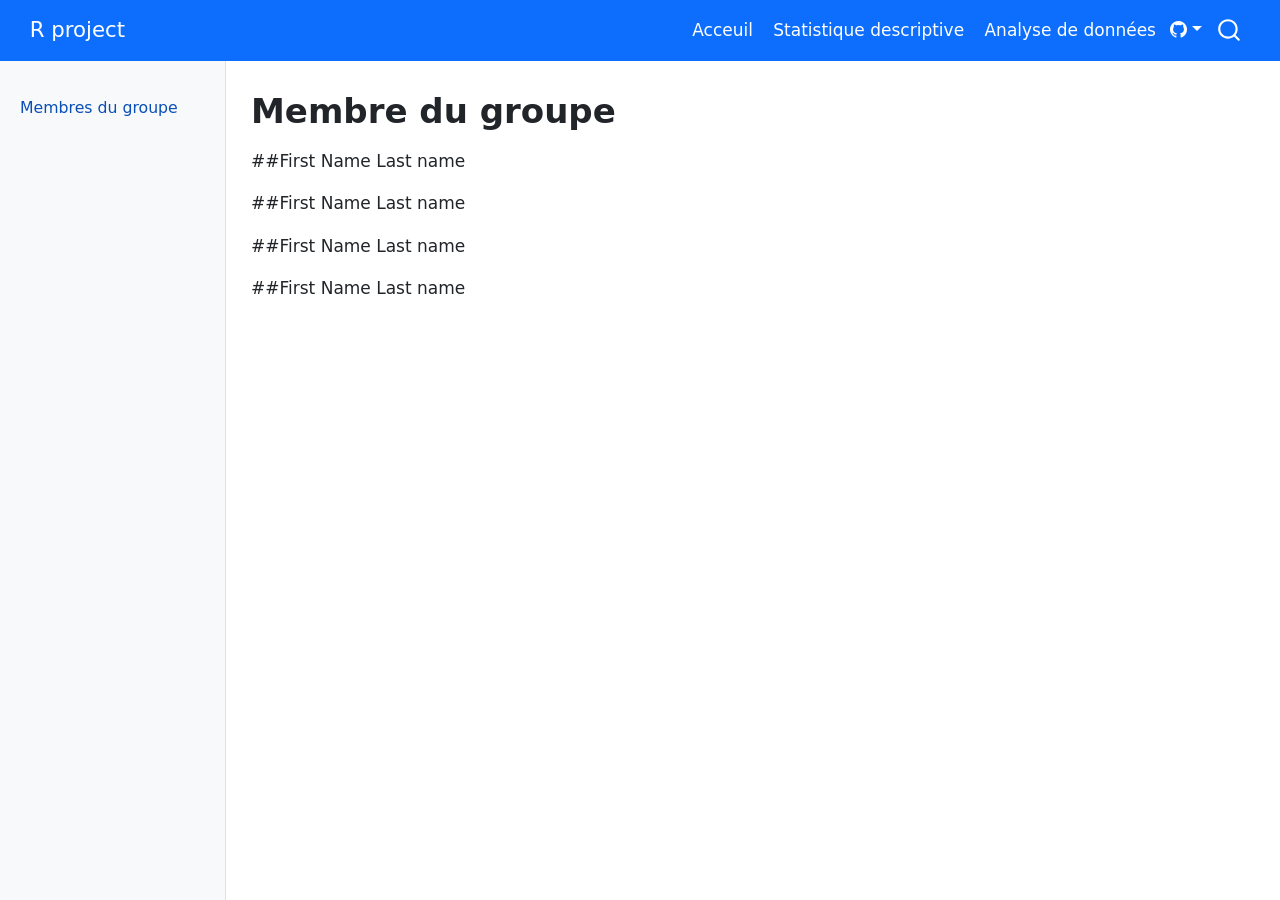
<file: docs/membre.html>
<!DOCTYPE html>
<html xmlns="http://www.w3.org/1999/xhtml" lang="en" xml:lang="en"><head>

<meta charset="utf-8">
<meta name="generator" content="quarto-1.4.555">

<meta name="viewport" content="width=device-width, initial-scale=1.0, user-scalable=yes">


<title>R project - Membre du groupe</title>
<style>
code{white-space: pre-wrap;}
span.smallcaps{font-variant: small-caps;}
div.columns{display: flex; gap: min(4vw, 1.5em);}
div.column{flex: auto; overflow-x: auto;}
div.hanging-indent{margin-left: 1.5em; text-indent: -1.5em;}
ul.task-list{list-style: none;}
ul.task-list li input[type="checkbox"] {
  width: 0.8em;
  margin: 0 0.8em 0.2em -1em; /* quarto-specific, see https://github.com/quarto-dev/quarto-cli/issues/4556 */ 
  vertical-align: middle;
}
</style>


<script src="site_libs/quarto-nav/quarto-nav.js"></script>
<script src="site_libs/quarto-nav/headroom.min.js"></script>
<script src="site_libs/clipboard/clipboard.min.js"></script>
<script src="site_libs/quarto-search/autocomplete.umd.js"></script>
<script src="site_libs/quarto-search/fuse.min.js"></script>
<script src="site_libs/quarto-search/quarto-search.js"></script>
<meta name="quarto:offset" content="./">
<script src="site_libs/quarto-html/quarto.js"></script>
<script src="site_libs/quarto-html/popper.min.js"></script>
<script src="site_libs/quarto-html/tippy.umd.min.js"></script>
<script src="site_libs/quarto-html/anchor.min.js"></script>
<link href="site_libs/quarto-html/tippy.css" rel="stylesheet">
<link href="site_libs/quarto-html/quarto-syntax-highlighting.css" rel="stylesheet" id="quarto-text-highlighting-styles">
<script src="site_libs/bootstrap/bootstrap.min.js"></script>
<link href="site_libs/bootstrap/bootstrap-icons.css" rel="stylesheet">
<link href="site_libs/bootstrap/bootstrap.min.css" rel="stylesheet" id="quarto-bootstrap" data-mode="light">
<script id="quarto-search-options" type="application/json">{
  "location": "navbar",
  "copy-button": false,
  "collapse-after": 3,
  "panel-placement": "end",
  "type": "overlay",
  "limit": 50,
  "keyboard-shortcut": [
    "f",
    "/",
    "s"
  ],
  "show-item-context": false,
  "language": {
    "search-no-results-text": "No results",
    "search-matching-documents-text": "matching documents",
    "search-copy-link-title": "Copy link to search",
    "search-hide-matches-text": "Hide additional matches",
    "search-more-match-text": "more match in this document",
    "search-more-matches-text": "more matches in this document",
    "search-clear-button-title": "Clear",
    "search-text-placeholder": "",
    "search-detached-cancel-button-title": "Cancel",
    "search-submit-button-title": "Submit",
    "search-label": "Search"
  }
}</script>


<link rel="stylesheet" href="styles.css">
</head>

<body class="nav-sidebar docked nav-fixed">

<div id="quarto-search-results"></div>
  <header id="quarto-header" class="headroom fixed-top">
    <nav class="navbar navbar-expand-lg " data-bs-theme="dark">
      <div class="navbar-container container-fluid">
      <div class="navbar-brand-container mx-auto">
    <a class="navbar-brand" href="./index.html">
    <span class="navbar-title">R project</span>
    </a>
  </div>
            <div id="quarto-search" class="" title="Search"></div>
          <button class="navbar-toggler" type="button" data-bs-toggle="collapse" data-bs-target="#navbarCollapse" aria-controls="navbarCollapse" aria-expanded="false" aria-label="Toggle navigation" onclick="if (window.quartoToggleHeadroom) { window.quartoToggleHeadroom(); }">
  <span class="navbar-toggler-icon"></span>
</button>
          <div class="collapse navbar-collapse" id="navbarCollapse">
            <ul class="navbar-nav navbar-nav-scroll ms-auto">
  <li class="nav-item">
    <a class="nav-link" href="./index.html"> 
<span class="menu-text">Acceuil</span></a>
  </li>  
  <li class="nav-item">
    <a class="nav-link" href="./statistique.qmd"> 
<span class="menu-text">Statistique descriptive</span></a>
  </li>  
  <li class="nav-item">
    <a class="nav-link" href="./analyse.qmd"> 
<span class="menu-text">Analyse de données</span></a>
  </li>  
</ul>
          </div> <!-- /navcollapse -->
          <div class="quarto-navbar-tools">
    <div class="dropdown">
      <a href="" title="" id="quarto-navigation-tool-dropdown-0" class="quarto-navigation-tool dropdown-toggle px-1" data-bs-toggle="dropdown" aria-expanded="false" aria-label=""><i class="bi bi-github"></i></a>
      <ul class="dropdown-menu" aria-labelledby="quarto-navigation-tool-dropdown-0">
          <li>
            <a class="dropdown-item quarto-navbar-tools-item" href="https://github.com/Lambda-ck/R-project.git">
            Source Code
            </a>
          </li>
      </ul>
    </div>
</div>
      </div> <!-- /container-fluid -->
    </nav>
  <nav class="quarto-secondary-nav">
    <div class="container-fluid d-flex">
      <button type="button" class="quarto-btn-toggle btn" data-bs-toggle="collapse" data-bs-target=".quarto-sidebar-collapse-item" aria-controls="quarto-sidebar" aria-expanded="false" aria-label="Toggle sidebar navigation" onclick="if (window.quartoToggleHeadroom) { window.quartoToggleHeadroom(); }">
        <i class="bi bi-layout-text-sidebar-reverse"></i>
      </button>
        <nav class="quarto-page-breadcrumbs" aria-label="breadcrumb"><ol class="breadcrumb"><li class="breadcrumb-item"><a href="./membre.html">Membres du groupe</a></li></ol></nav>
        <a class="flex-grow-1" role="button" data-bs-toggle="collapse" data-bs-target=".quarto-sidebar-collapse-item" aria-controls="quarto-sidebar" aria-expanded="false" aria-label="Toggle sidebar navigation" onclick="if (window.quartoToggleHeadroom) { window.quartoToggleHeadroom(); }">      
        </a>
    </div>
  </nav>
</header>
<!-- content -->
<div id="quarto-content" class="quarto-container page-columns page-rows-contents page-layout-article page-navbar">
<!-- sidebar -->
  <nav id="quarto-sidebar" class="sidebar collapse collapse-horizontal quarto-sidebar-collapse-item sidebar-navigation docked overflow-auto">
    <div class="sidebar-menu-container"> 
    <ul class="list-unstyled mt-1">
        <li class="sidebar-item">
  <div class="sidebar-item-container"> 
  <a href="./membre.html" class="sidebar-item-text sidebar-link active">
 <span class="menu-text">Membres du groupe</span></a>
  </div>
</li>
    </ul>
    </div>
</nav>
<div id="quarto-sidebar-glass" class="quarto-sidebar-collapse-item" data-bs-toggle="collapse" data-bs-target=".quarto-sidebar-collapse-item"></div>
<!-- margin-sidebar -->
    <div id="quarto-margin-sidebar" class="sidebar margin-sidebar">
        
    </div>
<!-- main -->
<main class="content" id="quarto-document-content">

<header id="title-block-header" class="quarto-title-block default">
<div class="quarto-title">
<h1 class="title">Membre du groupe</h1>
</div>



<div class="quarto-title-meta">

    
  
    
  </div>
  


</header>


<p>##First Name Last name</p>
<p>##First Name Last name</p>
<p>##First Name Last name</p>
<p>##First Name Last name</p>



</main> <!-- /main -->
<script id="quarto-html-after-body" type="application/javascript">
window.document.addEventListener("DOMContentLoaded", function (event) {
  const toggleBodyColorMode = (bsSheetEl) => {
    const mode = bsSheetEl.getAttribute("data-mode");
    const bodyEl = window.document.querySelector("body");
    if (mode === "dark") {
      bodyEl.classList.add("quarto-dark");
      bodyEl.classList.remove("quarto-light");
    } else {
      bodyEl.classList.add("quarto-light");
      bodyEl.classList.remove("quarto-dark");
    }
  }
  const toggleBodyColorPrimary = () => {
    const bsSheetEl = window.document.querySelector("link#quarto-bootstrap");
    if (bsSheetEl) {
      toggleBodyColorMode(bsSheetEl);
    }
  }
  toggleBodyColorPrimary();  
  const icon = "";
  const anchorJS = new window.AnchorJS();
  anchorJS.options = {
    placement: 'right',
    icon: icon
  };
  anchorJS.add('.anchored');
  const isCodeAnnotation = (el) => {
    for (const clz of el.classList) {
      if (clz.startsWith('code-annotation-')) {                     
        return true;
      }
    }
    return false;
  }
  const clipboard = new window.ClipboardJS('.code-copy-button', {
    text: function(trigger) {
      const codeEl = trigger.previousElementSibling.cloneNode(true);
      for (const childEl of codeEl.children) {
        if (isCodeAnnotation(childEl)) {
          childEl.remove();
        }
      }
      return codeEl.innerText;
    }
  });
  clipboard.on('success', function(e) {
    // button target
    const button = e.trigger;
    // don't keep focus
    button.blur();
    // flash "checked"
    button.classList.add('code-copy-button-checked');
    var currentTitle = button.getAttribute("title");
    button.setAttribute("title", "Copied!");
    let tooltip;
    if (window.bootstrap) {
      button.setAttribute("data-bs-toggle", "tooltip");
      button.setAttribute("data-bs-placement", "left");
      button.setAttribute("data-bs-title", "Copied!");
      tooltip = new bootstrap.Tooltip(button, 
        { trigger: "manual", 
          customClass: "code-copy-button-tooltip",
          offset: [0, -8]});
      tooltip.show();    
    }
    setTimeout(function() {
      if (tooltip) {
        tooltip.hide();
        button.removeAttribute("data-bs-title");
        button.removeAttribute("data-bs-toggle");
        button.removeAttribute("data-bs-placement");
      }
      button.setAttribute("title", currentTitle);
      button.classList.remove('code-copy-button-checked');
    }, 1000);
    // clear code selection
    e.clearSelection();
  });
    var localhostRegex = new RegExp(/^(?:http|https):\/\/localhost\:?[0-9]*\//);
    var mailtoRegex = new RegExp(/^mailto:/);
      var filterRegex = new RegExp('/' + window.location.host + '/');
    var isInternal = (href) => {
        return filterRegex.test(href) || localhostRegex.test(href) || mailtoRegex.test(href);
    }
    // Inspect non-navigation links and adorn them if external
 	var links = window.document.querySelectorAll('a[href]:not(.nav-link):not(.navbar-brand):not(.toc-action):not(.sidebar-link):not(.sidebar-item-toggle):not(.pagination-link):not(.no-external):not([aria-hidden]):not(.dropdown-item):not(.quarto-navigation-tool)');
    for (var i=0; i<links.length; i++) {
      const link = links[i];
      if (!isInternal(link.href)) {
        // undo the damage that might have been done by quarto-nav.js in the case of
        // links that we want to consider external
        if (link.dataset.originalHref !== undefined) {
          link.href = link.dataset.originalHref;
        }
      }
    }
  function tippyHover(el, contentFn, onTriggerFn, onUntriggerFn) {
    const config = {
      allowHTML: true,
      maxWidth: 500,
      delay: 100,
      arrow: false,
      appendTo: function(el) {
          return el.parentElement;
      },
      interactive: true,
      interactiveBorder: 10,
      theme: 'quarto',
      placement: 'bottom-start',
    };
    if (contentFn) {
      config.content = contentFn;
    }
    if (onTriggerFn) {
      config.onTrigger = onTriggerFn;
    }
    if (onUntriggerFn) {
      config.onUntrigger = onUntriggerFn;
    }
    window.tippy(el, config); 
  }
  const noterefs = window.document.querySelectorAll('a[role="doc-noteref"]');
  for (var i=0; i<noterefs.length; i++) {
    const ref = noterefs[i];
    tippyHover(ref, function() {
      // use id or data attribute instead here
      let href = ref.getAttribute('data-footnote-href') || ref.getAttribute('href');
      try { href = new URL(href).hash; } catch {}
      const id = href.replace(/^#\/?/, "");
      const note = window.document.getElementById(id);
      if (note) {
        return note.innerHTML;
      } else {
        return "";
      }
    });
  }
  const xrefs = window.document.querySelectorAll('a.quarto-xref');
  const processXRef = (id, note) => {
    // Strip column container classes
    const stripColumnClz = (el) => {
      el.classList.remove("page-full", "page-columns");
      if (el.children) {
        for (const child of el.children) {
          stripColumnClz(child);
        }
      }
    }
    stripColumnClz(note)
    if (id === null || id.startsWith('sec-')) {
      // Special case sections, only their first couple elements
      const container = document.createElement("div");
      if (note.children && note.children.length > 2) {
        container.appendChild(note.children[0].cloneNode(true));
        for (let i = 1; i < note.children.length; i++) {
          const child = note.children[i];
          if (child.tagName === "P" && child.innerText === "") {
            continue;
          } else {
            container.appendChild(child.cloneNode(true));
            break;
          }
        }
        if (window.Quarto?.typesetMath) {
          window.Quarto.typesetMath(container);
        }
        return container.innerHTML
      } else {
        if (window.Quarto?.typesetMath) {
          window.Quarto.typesetMath(note);
        }
        return note.innerHTML;
      }
    } else {
      // Remove any anchor links if they are present
      const anchorLink = note.querySelector('a.anchorjs-link');
      if (anchorLink) {
        anchorLink.remove();
      }
      if (window.Quarto?.typesetMath) {
        window.Quarto.typesetMath(note);
      }
      // TODO in 1.5, we should make sure this works without a callout special case
      if (note.classList.contains("callout")) {
        return note.outerHTML;
      } else {
        return note.innerHTML;
      }
    }
  }
  for (var i=0; i<xrefs.length; i++) {
    const xref = xrefs[i];
    tippyHover(xref, undefined, function(instance) {
      instance.disable();
      let url = xref.getAttribute('href');
      let hash = undefined; 
      if (url.startsWith('#')) {
        hash = url;
      } else {
        try { hash = new URL(url).hash; } catch {}
      }
      if (hash) {
        const id = hash.replace(/^#\/?/, "");
        const note = window.document.getElementById(id);
        if (note !== null) {
          try {
            const html = processXRef(id, note.cloneNode(true));
            instance.setContent(html);
          } finally {
            instance.enable();
            instance.show();
          }
        } else {
          // See if we can fetch this
          fetch(url.split('#')[0])
          .then(res => res.text())
          .then(html => {
            const parser = new DOMParser();
            const htmlDoc = parser.parseFromString(html, "text/html");
            const note = htmlDoc.getElementById(id);
            if (note !== null) {
              const html = processXRef(id, note);
              instance.setContent(html);
            } 
          }).finally(() => {
            instance.enable();
            instance.show();
          });
        }
      } else {
        // See if we can fetch a full url (with no hash to target)
        // This is a special case and we should probably do some content thinning / targeting
        fetch(url)
        .then(res => res.text())
        .then(html => {
          const parser = new DOMParser();
          const htmlDoc = parser.parseFromString(html, "text/html");
          const note = htmlDoc.querySelector('main.content');
          if (note !== null) {
            // This should only happen for chapter cross references
            // (since there is no id in the URL)
            // remove the first header
            if (note.children.length > 0 && note.children[0].tagName === "HEADER") {
              note.children[0].remove();
            }
            const html = processXRef(null, note);
            instance.setContent(html);
          } 
        }).finally(() => {
          instance.enable();
          instance.show();
        });
      }
    }, function(instance) {
    });
  }
      let selectedAnnoteEl;
      const selectorForAnnotation = ( cell, annotation) => {
        let cellAttr = 'data-code-cell="' + cell + '"';
        let lineAttr = 'data-code-annotation="' +  annotation + '"';
        const selector = 'span[' + cellAttr + '][' + lineAttr + ']';
        return selector;
      }
      const selectCodeLines = (annoteEl) => {
        const doc = window.document;
        const targetCell = annoteEl.getAttribute("data-target-cell");
        const targetAnnotation = annoteEl.getAttribute("data-target-annotation");
        const annoteSpan = window.document.querySelector(selectorForAnnotation(targetCell, targetAnnotation));
        const lines = annoteSpan.getAttribute("data-code-lines").split(",");
        const lineIds = lines.map((line) => {
          return targetCell + "-" + line;
        })
        let top = null;
        let height = null;
        let parent = null;
        if (lineIds.length > 0) {
            //compute the position of the single el (top and bottom and make a div)
            const el = window.document.getElementById(lineIds[0]);
            top = el.offsetTop;
            height = el.offsetHeight;
            parent = el.parentElement.parentElement;
          if (lineIds.length > 1) {
            const lastEl = window.document.getElementById(lineIds[lineIds.length - 1]);
            const bottom = lastEl.offsetTop + lastEl.offsetHeight;
            height = bottom - top;
          }
          if (top !== null && height !== null && parent !== null) {
            // cook up a div (if necessary) and position it 
            let div = window.document.getElementById("code-annotation-line-highlight");
            if (div === null) {
              div = window.document.createElement("div");
              div.setAttribute("id", "code-annotation-line-highlight");
              div.style.position = 'absolute';
              parent.appendChild(div);
            }
            div.style.top = top - 2 + "px";
            div.style.height = height + 4 + "px";
            div.style.left = 0;
            let gutterDiv = window.document.getElementById("code-annotation-line-highlight-gutter");
            if (gutterDiv === null) {
              gutterDiv = window.document.createElement("div");
              gutterDiv.setAttribute("id", "code-annotation-line-highlight-gutter");
              gutterDiv.style.position = 'absolute';
              const codeCell = window.document.getElementById(targetCell);
              const gutter = codeCell.querySelector('.code-annotation-gutter');
              gutter.appendChild(gutterDiv);
            }
            gutterDiv.style.top = top - 2 + "px";
            gutterDiv.style.height = height + 4 + "px";
          }
          selectedAnnoteEl = annoteEl;
        }
      };
      const unselectCodeLines = () => {
        const elementsIds = ["code-annotation-line-highlight", "code-annotation-line-highlight-gutter"];
        elementsIds.forEach((elId) => {
          const div = window.document.getElementById(elId);
          if (div) {
            div.remove();
          }
        });
        selectedAnnoteEl = undefined;
      };
        // Handle positioning of the toggle
    window.addEventListener(
      "resize",
      throttle(() => {
        elRect = undefined;
        if (selectedAnnoteEl) {
          selectCodeLines(selectedAnnoteEl);
        }
      }, 10)
    );
    function throttle(fn, ms) {
    let throttle = false;
    let timer;
      return (...args) => {
        if(!throttle) { // first call gets through
            fn.apply(this, args);
            throttle = true;
        } else { // all the others get throttled
            if(timer) clearTimeout(timer); // cancel #2
            timer = setTimeout(() => {
              fn.apply(this, args);
              timer = throttle = false;
            }, ms);
        }
      };
    }
      // Attach click handler to the DT
      const annoteDls = window.document.querySelectorAll('dt[data-target-cell]');
      for (const annoteDlNode of annoteDls) {
        annoteDlNode.addEventListener('click', (event) => {
          const clickedEl = event.target;
          if (clickedEl !== selectedAnnoteEl) {
            unselectCodeLines();
            const activeEl = window.document.querySelector('dt[data-target-cell].code-annotation-active');
            if (activeEl) {
              activeEl.classList.remove('code-annotation-active');
            }
            selectCodeLines(clickedEl);
            clickedEl.classList.add('code-annotation-active');
          } else {
            // Unselect the line
            unselectCodeLines();
            clickedEl.classList.remove('code-annotation-active');
          }
        });
      }
  const findCites = (el) => {
    const parentEl = el.parentElement;
    if (parentEl) {
      const cites = parentEl.dataset.cites;
      if (cites) {
        return {
          el,
          cites: cites.split(' ')
        };
      } else {
        return findCites(el.parentElement)
      }
    } else {
      return undefined;
    }
  };
  var bibliorefs = window.document.querySelectorAll('a[role="doc-biblioref"]');
  for (var i=0; i<bibliorefs.length; i++) {
    const ref = bibliorefs[i];
    const citeInfo = findCites(ref);
    if (citeInfo) {
      tippyHover(citeInfo.el, function() {
        var popup = window.document.createElement('div');
        citeInfo.cites.forEach(function(cite) {
          var citeDiv = window.document.createElement('div');
          citeDiv.classList.add('hanging-indent');
          citeDiv.classList.add('csl-entry');
          var biblioDiv = window.document.getElementById('ref-' + cite);
          if (biblioDiv) {
            citeDiv.innerHTML = biblioDiv.innerHTML;
          }
          popup.appendChild(citeDiv);
        });
        return popup.innerHTML;
      });
    }
  }
});
</script>
</div> <!-- /content -->




</body></html>
</file>
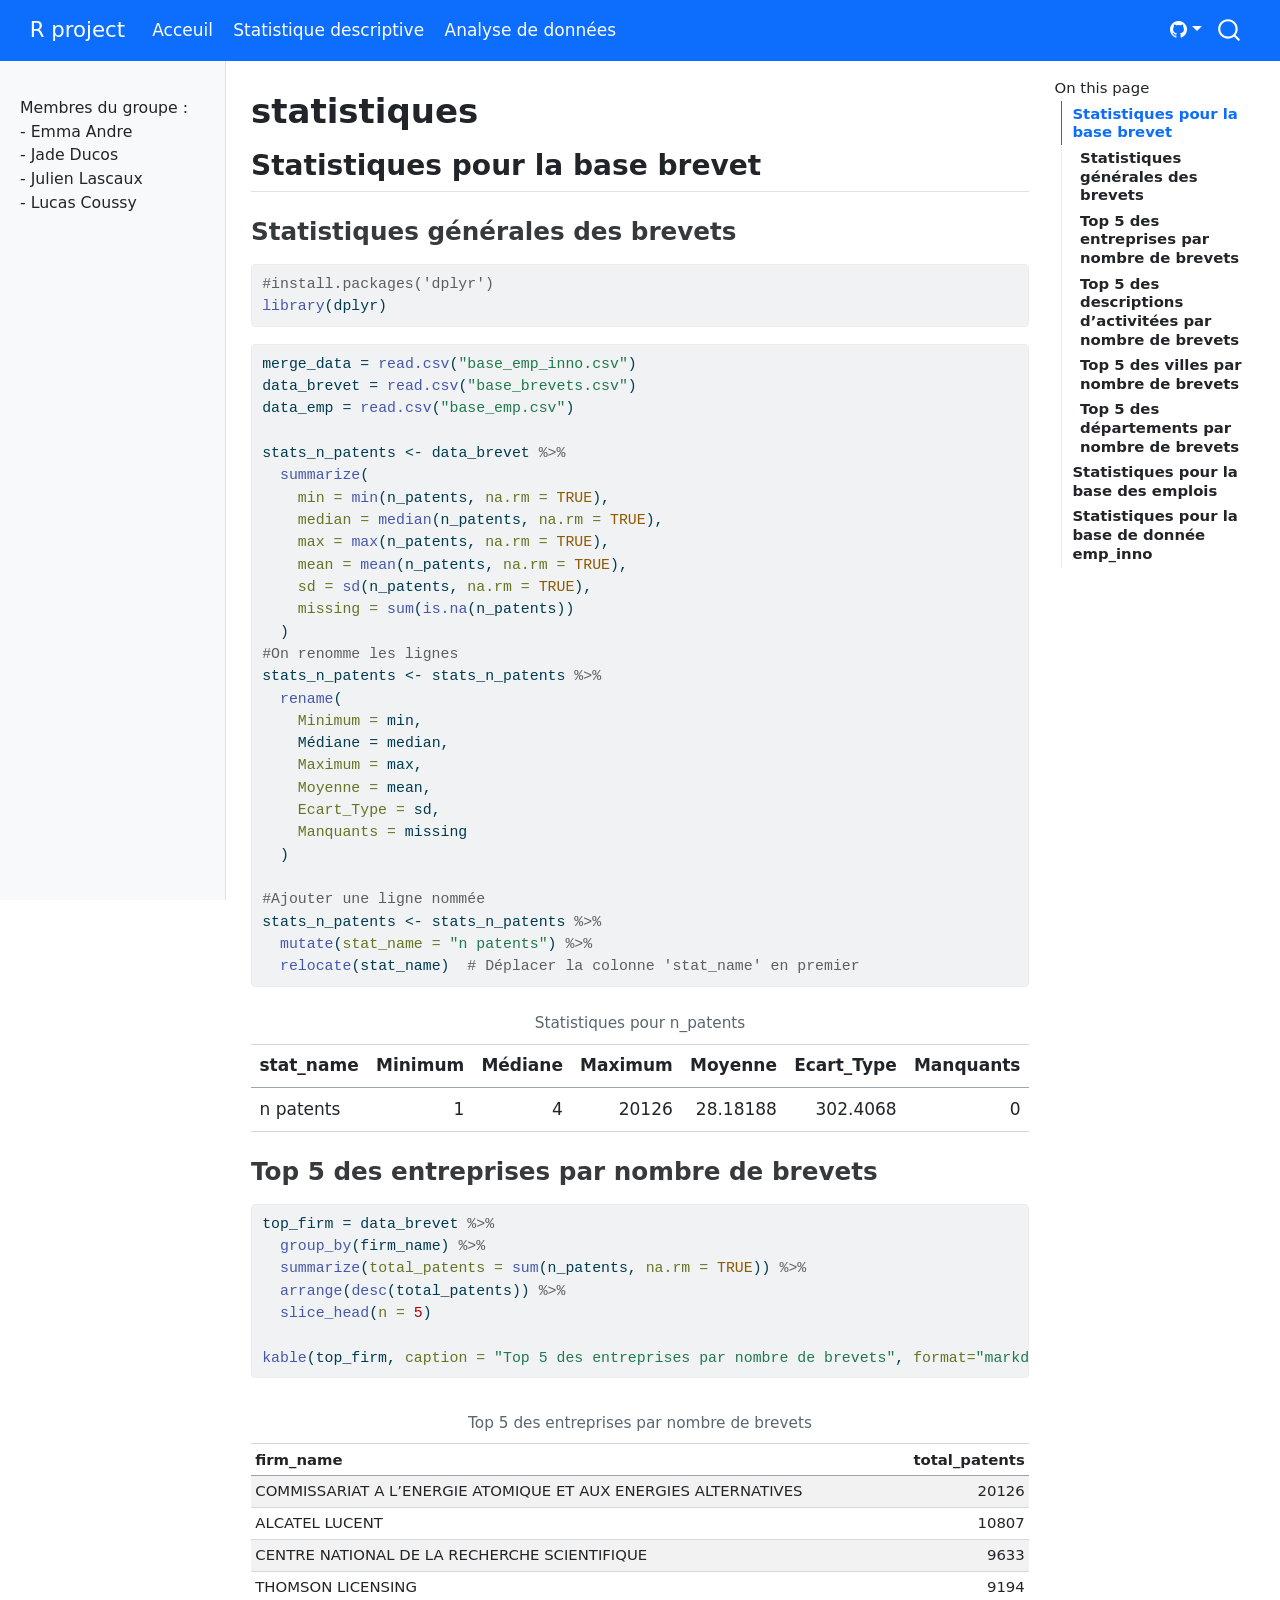
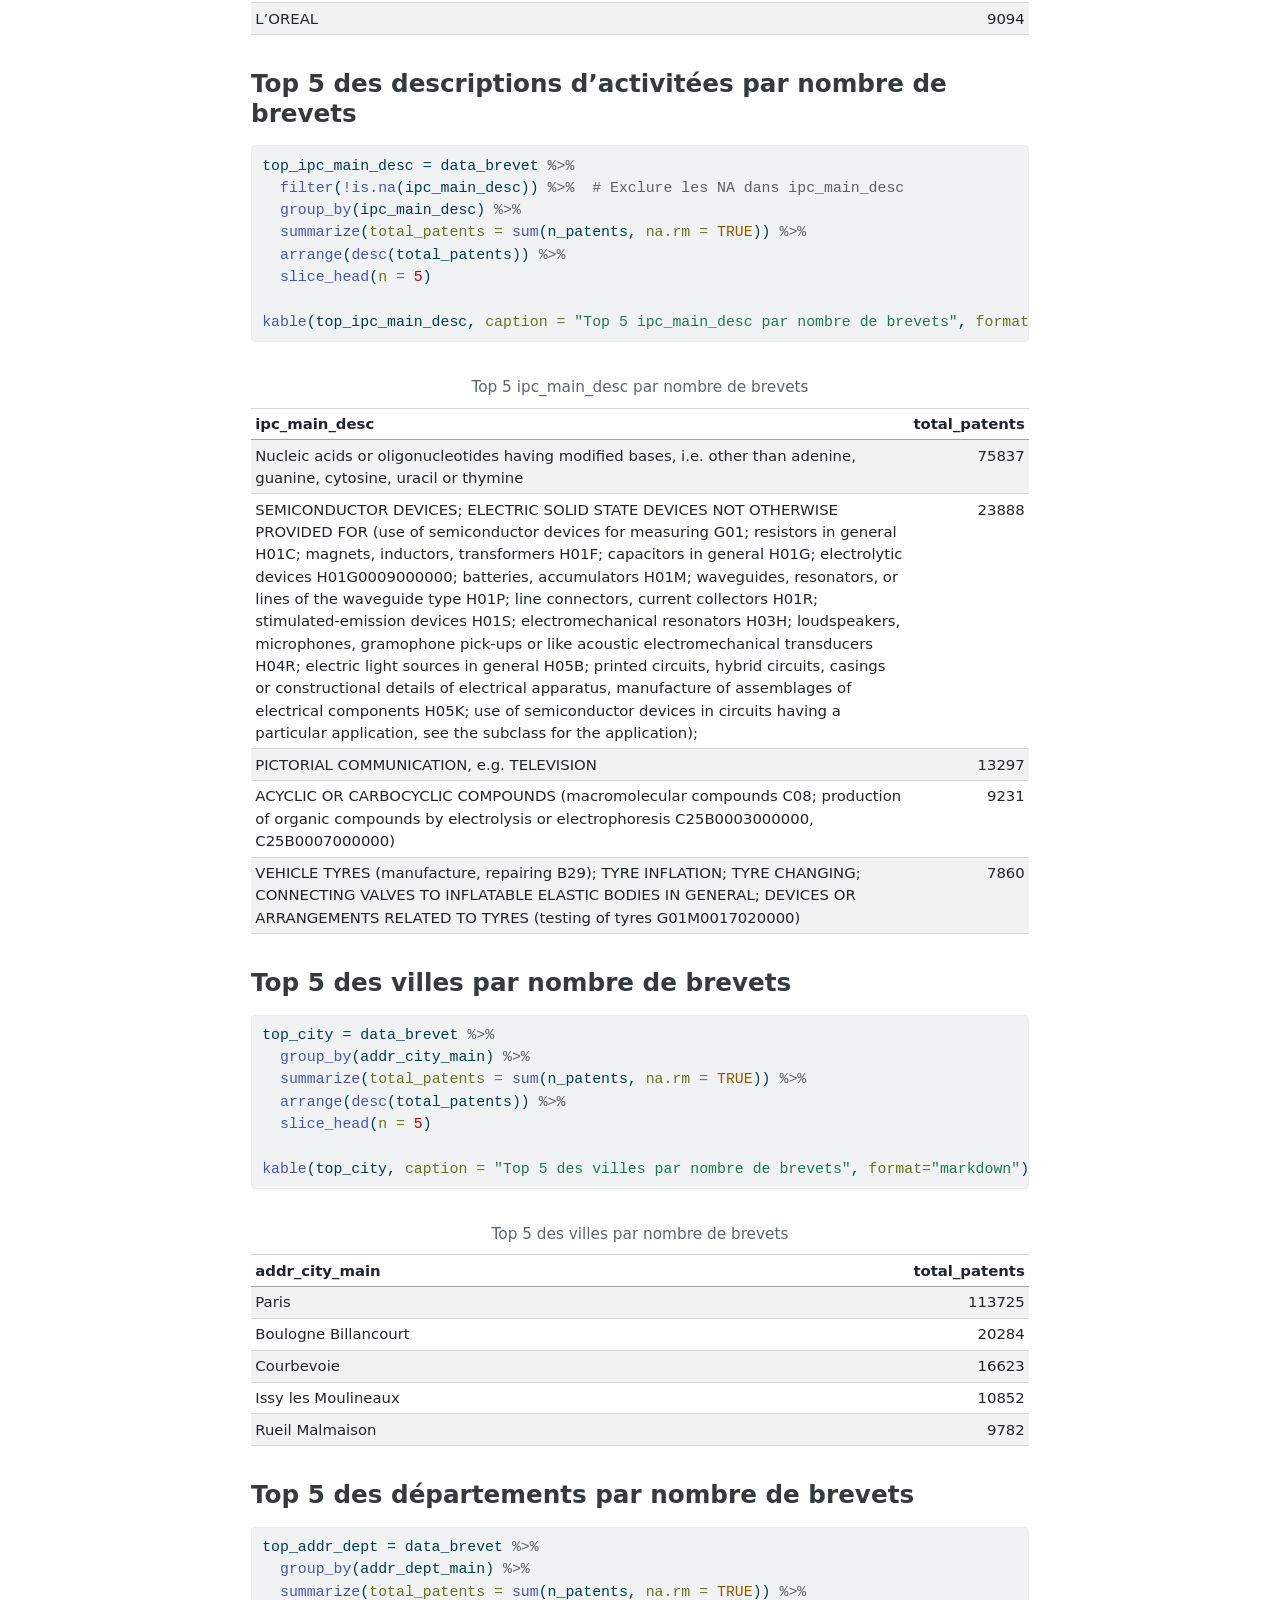
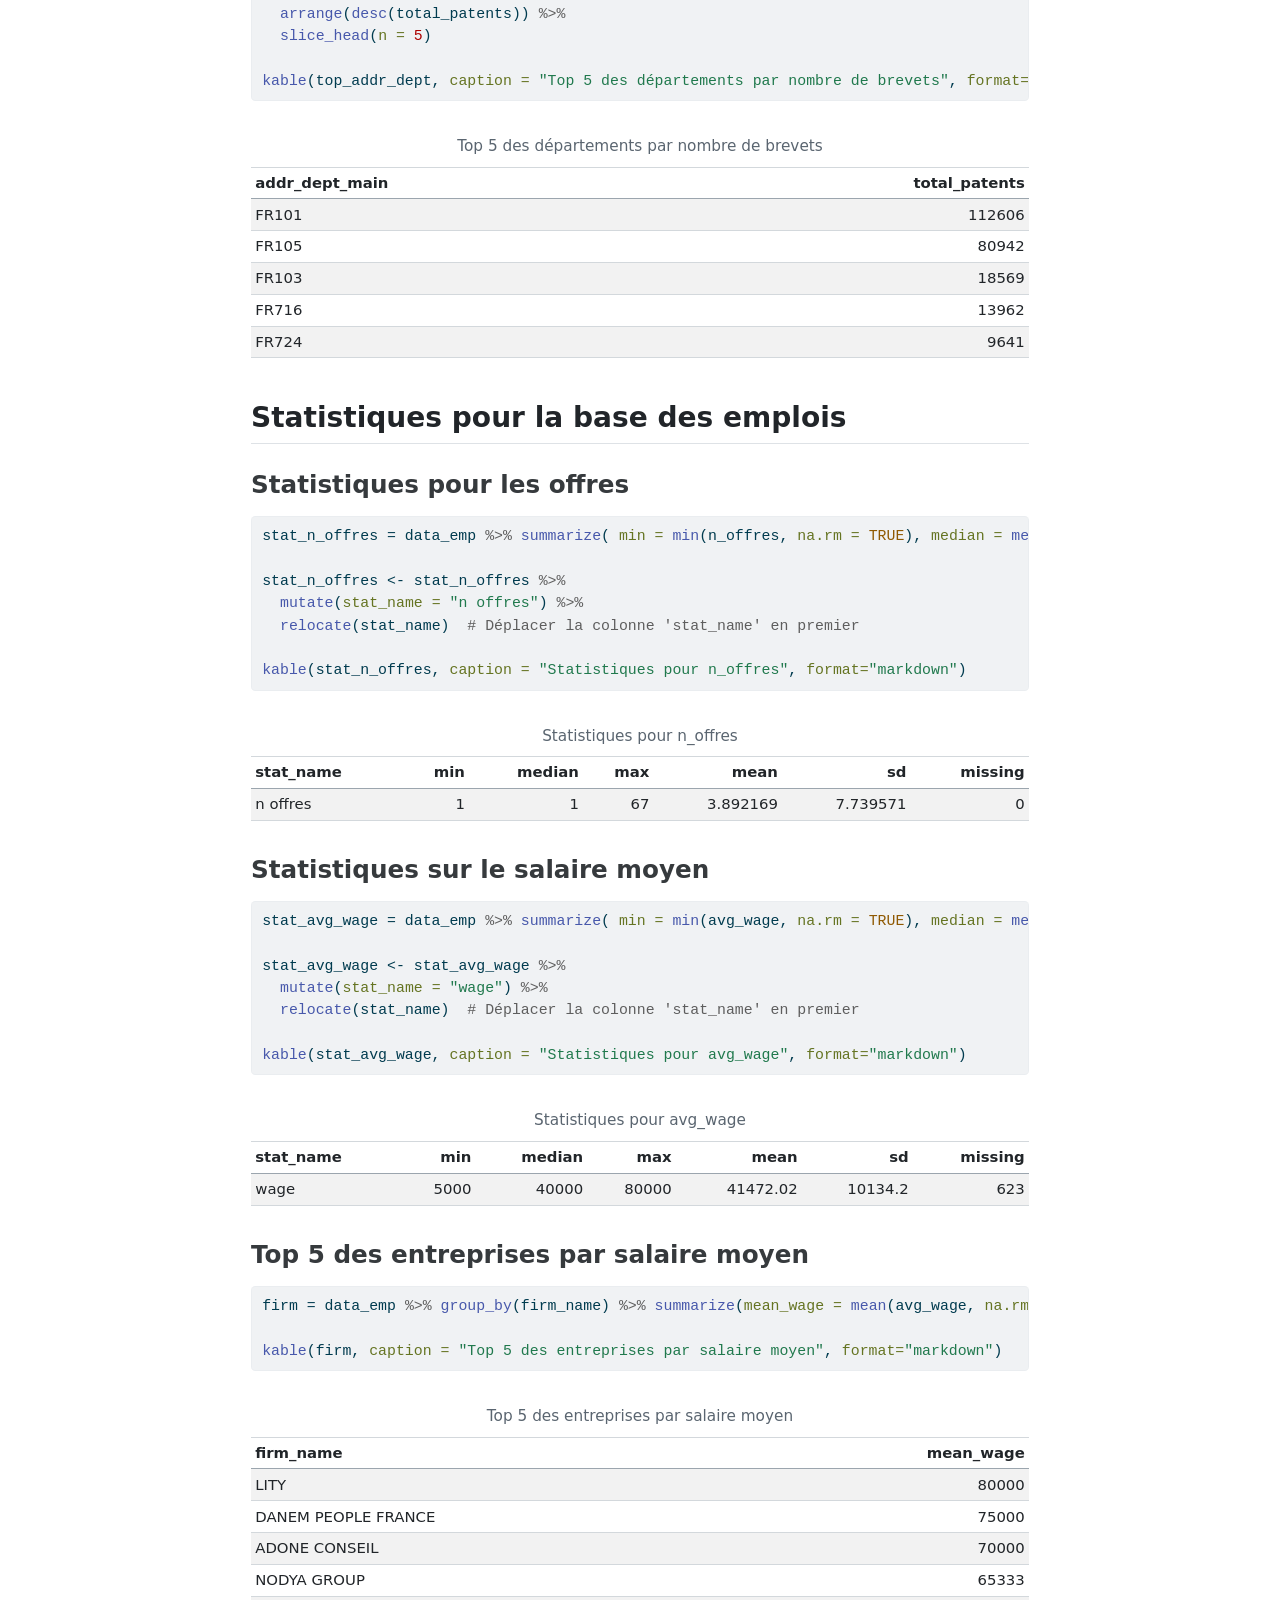
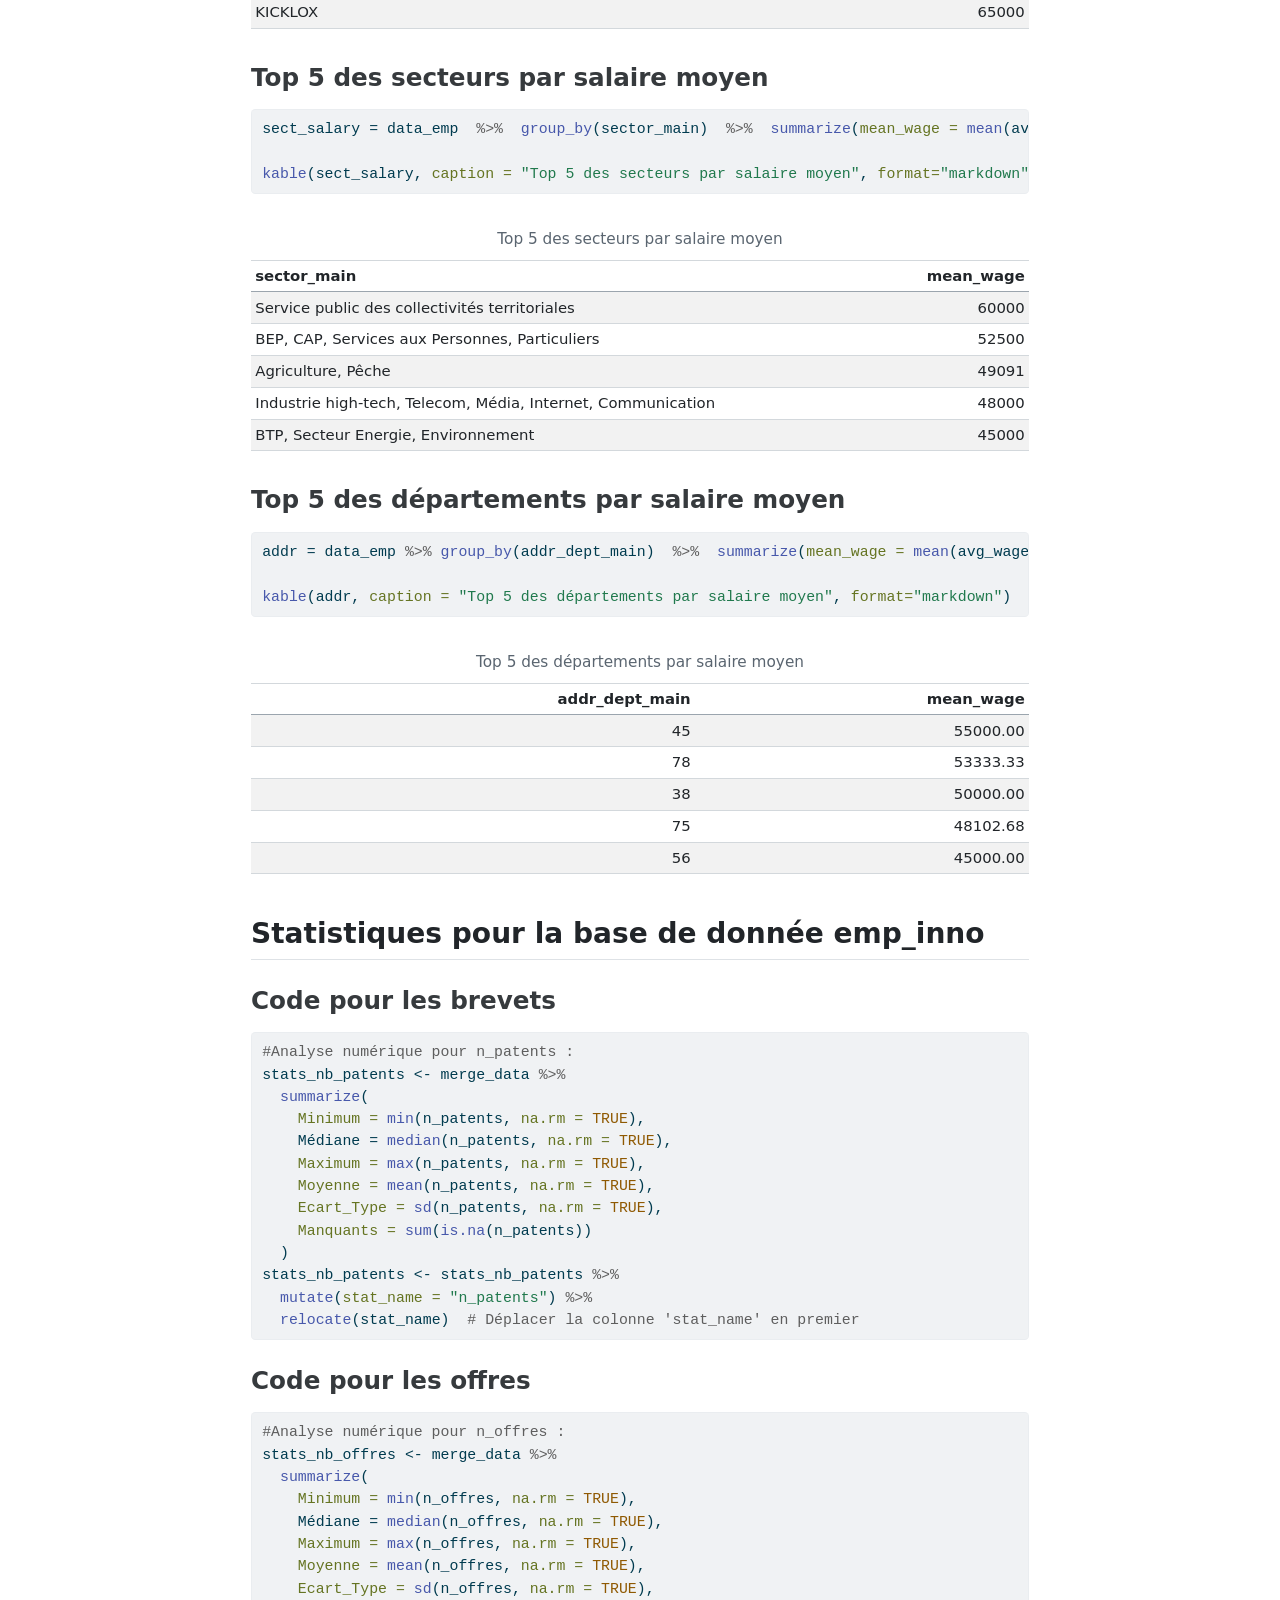
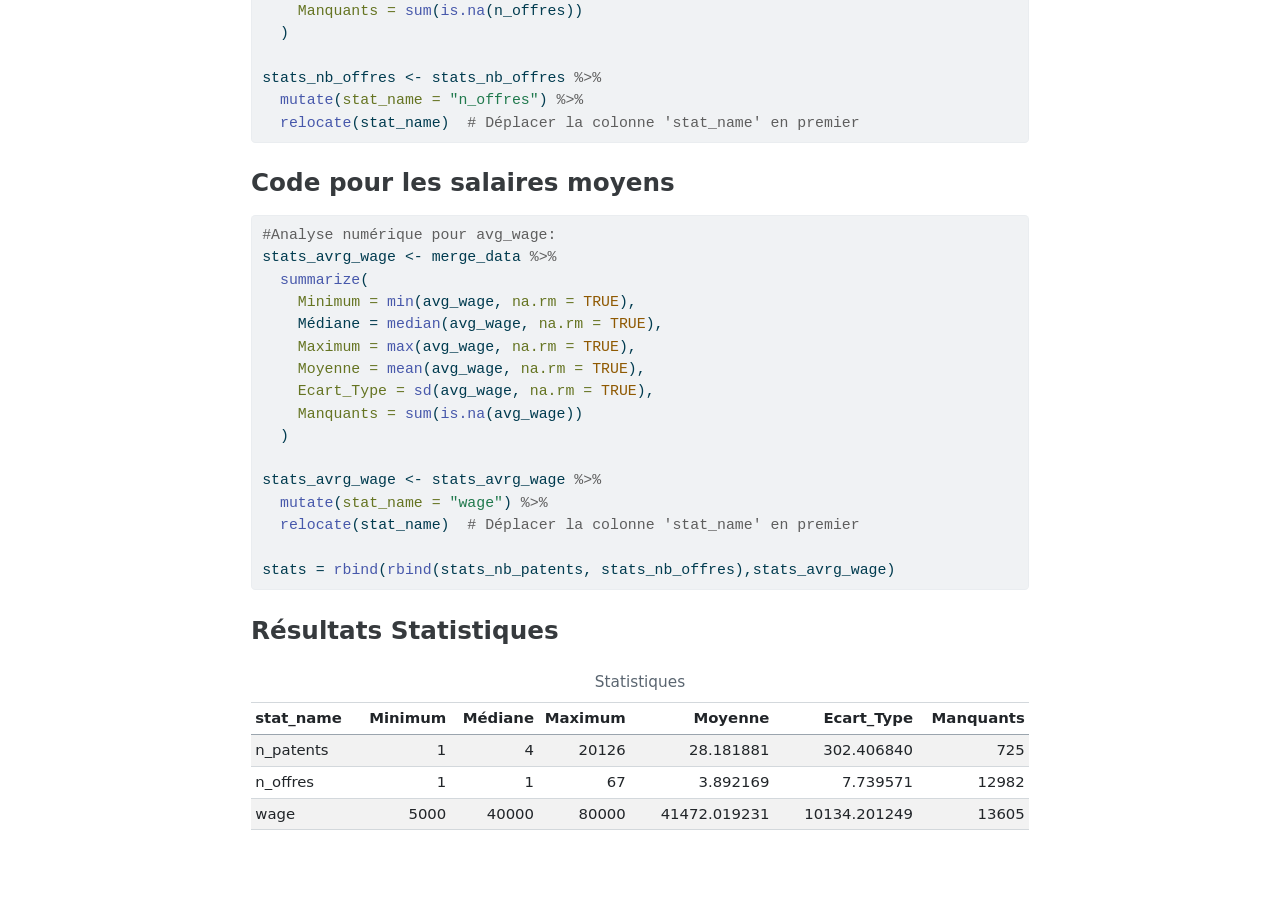
<file: docs/statistique.html>
<!DOCTYPE html>
<html xmlns="http://www.w3.org/1999/xhtml" lang="en" xml:lang="en"><head>

<meta charset="utf-8">
<meta name="generator" content="quarto-1.4.555">

<meta name="viewport" content="width=device-width, initial-scale=1.0, user-scalable=yes">


<title>R project - statistiques</title>
<style>
code{white-space: pre-wrap;}
span.smallcaps{font-variant: small-caps;}
div.columns{display: flex; gap: min(4vw, 1.5em);}
div.column{flex: auto; overflow-x: auto;}
div.hanging-indent{margin-left: 1.5em; text-indent: -1.5em;}
ul.task-list{list-style: none;}
ul.task-list li input[type="checkbox"] {
  width: 0.8em;
  margin: 0 0.8em 0.2em -1em; /* quarto-specific, see https://github.com/quarto-dev/quarto-cli/issues/4556 */ 
  vertical-align: middle;
}
/* CSS for syntax highlighting */
pre > code.sourceCode { white-space: pre; position: relative; }
pre > code.sourceCode > span { line-height: 1.25; }
pre > code.sourceCode > span:empty { height: 1.2em; }
.sourceCode { overflow: visible; }
code.sourceCode > span { color: inherit; text-decoration: inherit; }
div.sourceCode { margin: 1em 0; }
pre.sourceCode { margin: 0; }
@media screen {
div.sourceCode { overflow: auto; }
}
@media print {
pre > code.sourceCode { white-space: pre-wrap; }
pre > code.sourceCode > span { text-indent: -5em; padding-left: 5em; }
}
pre.numberSource code
  { counter-reset: source-line 0; }
pre.numberSource code > span
  { position: relative; left: -4em; counter-increment: source-line; }
pre.numberSource code > span > a:first-child::before
  { content: counter(source-line);
    position: relative; left: -1em; text-align: right; vertical-align: baseline;
    border: none; display: inline-block;
    -webkit-touch-callout: none; -webkit-user-select: none;
    -khtml-user-select: none; -moz-user-select: none;
    -ms-user-select: none; user-select: none;
    padding: 0 4px; width: 4em;
  }
pre.numberSource { margin-left: 3em;  padding-left: 4px; }
div.sourceCode
  {   }
@media screen {
pre > code.sourceCode > span > a:first-child::before { text-decoration: underline; }
}
</style>


<script src="site_libs/quarto-nav/quarto-nav.js"></script>
<script src="site_libs/quarto-nav/headroom.min.js"></script>
<script src="site_libs/clipboard/clipboard.min.js"></script>
<script src="site_libs/quarto-search/autocomplete.umd.js"></script>
<script src="site_libs/quarto-search/fuse.min.js"></script>
<script src="site_libs/quarto-search/quarto-search.js"></script>
<meta name="quarto:offset" content="./">
<script src="site_libs/quarto-html/quarto.js"></script>
<script src="site_libs/quarto-html/popper.min.js"></script>
<script src="site_libs/quarto-html/tippy.umd.min.js"></script>
<script src="site_libs/quarto-html/anchor.min.js"></script>
<link href="site_libs/quarto-html/tippy.css" rel="stylesheet">
<link href="site_libs/quarto-html/quarto-syntax-highlighting.css" rel="stylesheet" id="quarto-text-highlighting-styles">
<script src="site_libs/bootstrap/bootstrap.min.js"></script>
<link href="site_libs/bootstrap/bootstrap-icons.css" rel="stylesheet">
<link href="site_libs/bootstrap/bootstrap.min.css" rel="stylesheet" id="quarto-bootstrap" data-mode="light">
<script id="quarto-search-options" type="application/json">{
  "location": "navbar",
  "copy-button": false,
  "collapse-after": 3,
  "panel-placement": "end",
  "type": "overlay",
  "limit": 50,
  "keyboard-shortcut": [
    "f",
    "/",
    "s"
  ],
  "show-item-context": false,
  "language": {
    "search-no-results-text": "No results",
    "search-matching-documents-text": "matching documents",
    "search-copy-link-title": "Copy link to search",
    "search-hide-matches-text": "Hide additional matches",
    "search-more-match-text": "more match in this document",
    "search-more-matches-text": "more matches in this document",
    "search-clear-button-title": "Clear",
    "search-text-placeholder": "",
    "search-detached-cancel-button-title": "Cancel",
    "search-submit-button-title": "Submit",
    "search-label": "Search"
  }
}</script>


<link rel="stylesheet" href="styles.css">
</head>

<body class="nav-sidebar docked nav-fixed">

<div id="quarto-search-results"></div>
  <header id="quarto-header" class="headroom fixed-top">
    <nav class="navbar navbar-expand-lg " data-bs-theme="dark">
      <div class="navbar-container container-fluid">
      <div class="navbar-brand-container mx-auto">
    <a class="navbar-brand" href="./index.html">
    <span class="navbar-title">R project</span>
    </a>
  </div>
            <div id="quarto-search" class="" title="Search"></div>
          <button class="navbar-toggler" type="button" data-bs-toggle="collapse" data-bs-target="#navbarCollapse" aria-controls="navbarCollapse" aria-expanded="false" aria-label="Toggle navigation" onclick="if (window.quartoToggleHeadroom) { window.quartoToggleHeadroom(); }">
  <span class="navbar-toggler-icon"></span>
</button>
          <div class="collapse navbar-collapse" id="navbarCollapse">
            <ul class="navbar-nav navbar-nav-scroll me-auto">
  <li class="nav-item">
    <a class="nav-link" href="./index.html"> 
<span class="menu-text">Acceuil</span></a>
  </li>  
  <li class="nav-item">
    <a class="nav-link active" href="./statistique.html" aria-current="page"> 
<span class="menu-text">Statistique descriptive</span></a>
  </li>  
  <li class="nav-item">
    <a class="nav-link" href="./analyse.qmd"> 
<span class="menu-text">Analyse de données</span></a>
  </li>  
</ul>
          </div> <!-- /navcollapse -->
          <div class="quarto-navbar-tools">
    <div class="dropdown">
      <a href="" title="" id="quarto-navigation-tool-dropdown-0" class="quarto-navigation-tool dropdown-toggle px-1" data-bs-toggle="dropdown" aria-expanded="false" aria-label=""><i class="bi bi-github"></i></a>
      <ul class="dropdown-menu" aria-labelledby="quarto-navigation-tool-dropdown-0">
          <li>
            <a class="dropdown-item quarto-navbar-tools-item" href="https://github.com/Lambda-ck/R-project.git">
            Github link
            </a>
          </li>
      </ul>
    </div>
</div>
      </div> <!-- /container-fluid -->
    </nav>
  <nav class="quarto-secondary-nav">
    <div class="container-fluid d-flex">
      <button type="button" class="quarto-btn-toggle btn" data-bs-toggle="collapse" data-bs-target=".quarto-sidebar-collapse-item" aria-controls="quarto-sidebar" aria-expanded="false" aria-label="Toggle sidebar navigation" onclick="if (window.quartoToggleHeadroom) { window.quartoToggleHeadroom(); }">
        <i class="bi bi-layout-text-sidebar-reverse"></i>
      </button>
        <nav class="quarto-page-breadcrumbs" aria-label="breadcrumb"><ol class="breadcrumb"><li class="breadcrumb-item">statistiques</li></ol></nav>
        <a class="flex-grow-1" role="button" data-bs-toggle="collapse" data-bs-target=".quarto-sidebar-collapse-item" aria-controls="quarto-sidebar" aria-expanded="false" aria-label="Toggle sidebar navigation" onclick="if (window.quartoToggleHeadroom) { window.quartoToggleHeadroom(); }">      
        </a>
    </div>
  </nav>
</header>
<!-- content -->
<div id="quarto-content" class="quarto-container page-columns page-rows-contents page-layout-article page-navbar">
<!-- sidebar -->
  <nav id="quarto-sidebar" class="sidebar collapse collapse-horizontal quarto-sidebar-collapse-item sidebar-navigation docked overflow-auto">
    <div class="sidebar-menu-container"> 
    <ul class="list-unstyled mt-1">
        <li class="sidebar-item">
 <span class="menu-text">Membres du groupe :</span>
  </li>
        <li class="sidebar-item">
 <span class="menu-text">- Emma Andre</span>
  </li>
        <li class="sidebar-item">
 <span class="menu-text">- Jade Ducos</span>
  </li>
        <li class="sidebar-item">
 <span class="menu-text">- Julien Lascaux</span>
  </li>
        <li class="sidebar-item">
 <span class="menu-text">- Lucas Coussy</span>
  </li>
    </ul>
    </div>
</nav>
<div id="quarto-sidebar-glass" class="quarto-sidebar-collapse-item" data-bs-toggle="collapse" data-bs-target=".quarto-sidebar-collapse-item"></div>
<!-- margin-sidebar -->
    <div id="quarto-margin-sidebar" class="sidebar margin-sidebar">
        <nav id="TOC" role="doc-toc" class="toc-active">
    <h2 id="toc-title">On this page</h2>
   
  <ul>
  <li><a href="#statistiques-pour-la-base-brevet" id="toc-statistiques-pour-la-base-brevet" class="nav-link active" data-scroll-target="#statistiques-pour-la-base-brevet"><strong>Statistiques pour la base brevet</strong></a>
  <ul class="collapse">
  <li><a href="#statistiques-générales-des-brevets" id="toc-statistiques-générales-des-brevets" class="nav-link" data-scroll-target="#statistiques-générales-des-brevets"><strong>Statistiques générales des brevets</strong></a></li>
  <li><a href="#top-5-des-entreprises-par-nombre-de-brevets" id="toc-top-5-des-entreprises-par-nombre-de-brevets" class="nav-link" data-scroll-target="#top-5-des-entreprises-par-nombre-de-brevets"><strong>Top 5 des entreprises par nombre de brevets</strong></a></li>
  <li><a href="#top-5-des-descriptions-dactivitées-par-nombre-de-brevets" id="toc-top-5-des-descriptions-dactivitées-par-nombre-de-brevets" class="nav-link" data-scroll-target="#top-5-des-descriptions-dactivitées-par-nombre-de-brevets"><strong>Top 5 des descriptions d’activitées par nombre de brevets</strong></a></li>
  <li><a href="#top-5-des-villes-par-nombre-de-brevets" id="toc-top-5-des-villes-par-nombre-de-brevets" class="nav-link" data-scroll-target="#top-5-des-villes-par-nombre-de-brevets"><strong>Top 5 des villes par nombre de brevets</strong></a></li>
  <li><a href="#top-5-des-départements-par-nombre-de-brevets" id="toc-top-5-des-départements-par-nombre-de-brevets" class="nav-link" data-scroll-target="#top-5-des-départements-par-nombre-de-brevets"><strong>Top 5 des départements par nombre de brevets</strong></a></li>
  </ul></li>
  <li><a href="#statistiques-pour-la-base-des-emplois" id="toc-statistiques-pour-la-base-des-emplois" class="nav-link" data-scroll-target="#statistiques-pour-la-base-des-emplois"><strong>Statistiques pour la base des emplois</strong></a>
  <ul class="collapse">
  <li><a href="#statistiques-pour-les-offres" id="toc-statistiques-pour-les-offres" class="nav-link" data-scroll-target="#statistiques-pour-les-offres"><strong>Statistiques pour les offres</strong></a></li>
  <li><a href="#statistiques-sur-le-salaire-moyen" id="toc-statistiques-sur-le-salaire-moyen" class="nav-link" data-scroll-target="#statistiques-sur-le-salaire-moyen"><strong>Statistiques sur le salaire moyen</strong></a></li>
  <li><a href="#top-5-des-entreprises-par-salaire-moyen" id="toc-top-5-des-entreprises-par-salaire-moyen" class="nav-link" data-scroll-target="#top-5-des-entreprises-par-salaire-moyen"><strong>Top 5 des entreprises par salaire moyen</strong></a></li>
  <li><a href="#top-5-des-secteurs-par-salaire-moyen" id="toc-top-5-des-secteurs-par-salaire-moyen" class="nav-link" data-scroll-target="#top-5-des-secteurs-par-salaire-moyen"><strong>Top 5 des secteurs par salaire moyen</strong></a></li>
  <li><a href="#top-5-des-départements-par-salaire-moyen" id="toc-top-5-des-départements-par-salaire-moyen" class="nav-link" data-scroll-target="#top-5-des-départements-par-salaire-moyen"><strong>Top 5 des départements par salaire moyen</strong></a></li>
  </ul></li>
  <li><a href="#statistiques-pour-la-base-de-donnée-emp_inno" id="toc-statistiques-pour-la-base-de-donnée-emp_inno" class="nav-link" data-scroll-target="#statistiques-pour-la-base-de-donnée-emp_inno"><strong>Statistiques pour la base de donnée emp_inno</strong></a>
  <ul class="collapse">
  <li><a href="#code-pour-les-brevets" id="toc-code-pour-les-brevets" class="nav-link" data-scroll-target="#code-pour-les-brevets"><strong>Code pour les brevets</strong></a></li>
  <li><a href="#code-pour-les-offres" id="toc-code-pour-les-offres" class="nav-link" data-scroll-target="#code-pour-les-offres"><strong>Code pour les offres</strong></a></li>
  <li><a href="#code-pour-les-salaires-moyens" id="toc-code-pour-les-salaires-moyens" class="nav-link" data-scroll-target="#code-pour-les-salaires-moyens"><strong>Code pour les salaires moyens</strong></a></li>
  <li><a href="#résultats-statistiques" id="toc-résultats-statistiques" class="nav-link" data-scroll-target="#résultats-statistiques"><strong>Résultats Statistiques</strong></a></li>
  </ul></li>
  </ul>
</nav>
    </div>
<!-- main -->
<main class="content" id="quarto-document-content">

<header id="title-block-header" class="quarto-title-block default">
<div class="quarto-title">
<h1 class="title">statistiques</h1>
</div>



<div class="quarto-title-meta">

    
  
    
  </div>
  


</header>


<section id="statistiques-pour-la-base-brevet" class="level2">
<h2 class="anchored" data-anchor-id="statistiques-pour-la-base-brevet"><strong>Statistiques pour la base brevet</strong></h2>
<section id="statistiques-générales-des-brevets" class="level3">
<h3 class="anchored" data-anchor-id="statistiques-générales-des-brevets"><strong>Statistiques générales des brevets</strong></h3>
<div class="cell">
<div class="sourceCode cell-code" id="cb1"><pre class="sourceCode r code-with-copy"><code class="sourceCode r"><span id="cb1-1"><a href="#cb1-1" aria-hidden="true" tabindex="-1"></a><span class="co">#install.packages('dplyr')</span></span>
<span id="cb1-2"><a href="#cb1-2" aria-hidden="true" tabindex="-1"></a><span class="fu">library</span>(dplyr)</span></code><button title="Copy to Clipboard" class="code-copy-button"><i class="bi"></i></button></pre></div>
</div>
<div class="cell">
<div class="sourceCode cell-code" id="cb2"><pre class="sourceCode r code-with-copy"><code class="sourceCode r"><span id="cb2-1"><a href="#cb2-1" aria-hidden="true" tabindex="-1"></a>merge_data <span class="ot">=</span> <span class="fu">read.csv</span>(<span class="st">"base_emp_inno.csv"</span>)</span>
<span id="cb2-2"><a href="#cb2-2" aria-hidden="true" tabindex="-1"></a>data_brevet <span class="ot">=</span> <span class="fu">read.csv</span>(<span class="st">"base_brevets.csv"</span>)</span>
<span id="cb2-3"><a href="#cb2-3" aria-hidden="true" tabindex="-1"></a>data_emp <span class="ot">=</span> <span class="fu">read.csv</span>(<span class="st">"base_emp.csv"</span>)</span>
<span id="cb2-4"><a href="#cb2-4" aria-hidden="true" tabindex="-1"></a></span>
<span id="cb2-5"><a href="#cb2-5" aria-hidden="true" tabindex="-1"></a>stats_n_patents <span class="ot">&lt;-</span> data_brevet <span class="sc">%&gt;%</span></span>
<span id="cb2-6"><a href="#cb2-6" aria-hidden="true" tabindex="-1"></a>  <span class="fu">summarize</span>(</span>
<span id="cb2-7"><a href="#cb2-7" aria-hidden="true" tabindex="-1"></a>    <span class="at">min =</span> <span class="fu">min</span>(n_patents, <span class="at">na.rm =</span> <span class="cn">TRUE</span>),</span>
<span id="cb2-8"><a href="#cb2-8" aria-hidden="true" tabindex="-1"></a>    <span class="at">median =</span> <span class="fu">median</span>(n_patents, <span class="at">na.rm =</span> <span class="cn">TRUE</span>),</span>
<span id="cb2-9"><a href="#cb2-9" aria-hidden="true" tabindex="-1"></a>    <span class="at">max =</span> <span class="fu">max</span>(n_patents, <span class="at">na.rm =</span> <span class="cn">TRUE</span>),</span>
<span id="cb2-10"><a href="#cb2-10" aria-hidden="true" tabindex="-1"></a>    <span class="at">mean =</span> <span class="fu">mean</span>(n_patents, <span class="at">na.rm =</span> <span class="cn">TRUE</span>),</span>
<span id="cb2-11"><a href="#cb2-11" aria-hidden="true" tabindex="-1"></a>    <span class="at">sd =</span> <span class="fu">sd</span>(n_patents, <span class="at">na.rm =</span> <span class="cn">TRUE</span>),</span>
<span id="cb2-12"><a href="#cb2-12" aria-hidden="true" tabindex="-1"></a>    <span class="at">missing =</span> <span class="fu">sum</span>(<span class="fu">is.na</span>(n_patents))</span>
<span id="cb2-13"><a href="#cb2-13" aria-hidden="true" tabindex="-1"></a>  )</span>
<span id="cb2-14"><a href="#cb2-14" aria-hidden="true" tabindex="-1"></a><span class="co">#On renomme les lignes</span></span>
<span id="cb2-15"><a href="#cb2-15" aria-hidden="true" tabindex="-1"></a>stats_n_patents <span class="ot">&lt;-</span> stats_n_patents <span class="sc">%&gt;%</span></span>
<span id="cb2-16"><a href="#cb2-16" aria-hidden="true" tabindex="-1"></a>  <span class="fu">rename</span>(</span>
<span id="cb2-17"><a href="#cb2-17" aria-hidden="true" tabindex="-1"></a>    <span class="at">Minimum =</span> min,</span>
<span id="cb2-18"><a href="#cb2-18" aria-hidden="true" tabindex="-1"></a>    Médiane <span class="ot">=</span> median,</span>
<span id="cb2-19"><a href="#cb2-19" aria-hidden="true" tabindex="-1"></a>    <span class="at">Maximum =</span> max,</span>
<span id="cb2-20"><a href="#cb2-20" aria-hidden="true" tabindex="-1"></a>    <span class="at">Moyenne =</span> mean,</span>
<span id="cb2-21"><a href="#cb2-21" aria-hidden="true" tabindex="-1"></a>    <span class="at">Ecart_Type =</span> sd,</span>
<span id="cb2-22"><a href="#cb2-22" aria-hidden="true" tabindex="-1"></a>    <span class="at">Manquants =</span> missing</span>
<span id="cb2-23"><a href="#cb2-23" aria-hidden="true" tabindex="-1"></a>  )</span>
<span id="cb2-24"><a href="#cb2-24" aria-hidden="true" tabindex="-1"></a></span>
<span id="cb2-25"><a href="#cb2-25" aria-hidden="true" tabindex="-1"></a><span class="co">#Ajouter une ligne nommée</span></span>
<span id="cb2-26"><a href="#cb2-26" aria-hidden="true" tabindex="-1"></a>stats_n_patents <span class="ot">&lt;-</span> stats_n_patents <span class="sc">%&gt;%</span></span>
<span id="cb2-27"><a href="#cb2-27" aria-hidden="true" tabindex="-1"></a>  <span class="fu">mutate</span>(<span class="at">stat_name =</span> <span class="st">"n patents"</span>) <span class="sc">%&gt;%</span></span>
<span id="cb2-28"><a href="#cb2-28" aria-hidden="true" tabindex="-1"></a>  <span class="fu">relocate</span>(stat_name)  <span class="co"># Déplacer la colonne 'stat_name' en premier</span></span></code><button title="Copy to Clipboard" class="code-copy-button"><i class="bi"></i></button></pre></div>
</div>
<table class="caption-top table">
<caption>Statistiques pour n_patents</caption>
<thead>
<tr class="header">
<th style="text-align: left;">stat_name</th>
<th style="text-align: right;">Minimum</th>
<th style="text-align: right;">Médiane</th>
<th style="text-align: right;">Maximum</th>
<th style="text-align: right;">Moyenne</th>
<th style="text-align: right;">Ecart_Type</th>
<th style="text-align: right;">Manquants</th>
</tr>
</thead>
<tbody>
<tr class="odd">
<td style="text-align: left;">n patents</td>
<td style="text-align: right;">1</td>
<td style="text-align: right;">4</td>
<td style="text-align: right;">20126</td>
<td style="text-align: right;">28.18188</td>
<td style="text-align: right;">302.4068</td>
<td style="text-align: right;">0</td>
</tr>
</tbody>
</table>
</section>
<section id="top-5-des-entreprises-par-nombre-de-brevets" class="level3">
<h3 class="anchored" data-anchor-id="top-5-des-entreprises-par-nombre-de-brevets"><strong>Top 5 des entreprises par nombre de brevets</strong></h3>
<div class="cell">
<div class="sourceCode cell-code" id="cb3"><pre class="sourceCode r code-with-copy"><code class="sourceCode r"><span id="cb3-1"><a href="#cb3-1" aria-hidden="true" tabindex="-1"></a>top_firm <span class="ot">=</span> data_brevet <span class="sc">%&gt;%</span></span>
<span id="cb3-2"><a href="#cb3-2" aria-hidden="true" tabindex="-1"></a>  <span class="fu">group_by</span>(firm_name) <span class="sc">%&gt;%</span></span>
<span id="cb3-3"><a href="#cb3-3" aria-hidden="true" tabindex="-1"></a>  <span class="fu">summarize</span>(<span class="at">total_patents =</span> <span class="fu">sum</span>(n_patents, <span class="at">na.rm =</span> <span class="cn">TRUE</span>)) <span class="sc">%&gt;%</span></span>
<span id="cb3-4"><a href="#cb3-4" aria-hidden="true" tabindex="-1"></a>  <span class="fu">arrange</span>(<span class="fu">desc</span>(total_patents)) <span class="sc">%&gt;%</span></span>
<span id="cb3-5"><a href="#cb3-5" aria-hidden="true" tabindex="-1"></a>  <span class="fu">slice_head</span>(<span class="at">n =</span> <span class="dv">5</span>)</span>
<span id="cb3-6"><a href="#cb3-6" aria-hidden="true" tabindex="-1"></a></span>
<span id="cb3-7"><a href="#cb3-7" aria-hidden="true" tabindex="-1"></a><span class="fu">kable</span>(top_firm, <span class="at">caption =</span> <span class="st">"Top 5 des entreprises par nombre de brevets"</span>, <span class="at">format=</span><span class="st">"markdown"</span>)</span></code><button title="Copy to Clipboard" class="code-copy-button"><i class="bi"></i></button></pre></div>
<div class="cell-output-display">
<table class="caption-top table table-sm table-striped small">
<caption>Top 5 des entreprises par nombre de brevets</caption>
<colgroup>
<col style="width: 81%">
<col style="width: 18%">
</colgroup>
<thead>
<tr class="header">
<th style="text-align: left;">firm_name</th>
<th style="text-align: right;">total_patents</th>
</tr>
</thead>
<tbody>
<tr class="odd">
<td style="text-align: left;">COMMISSARIAT A L’ENERGIE ATOMIQUE ET AUX ENERGIES ALTERNATIVES</td>
<td style="text-align: right;">20126</td>
</tr>
<tr class="even">
<td style="text-align: left;">ALCATEL LUCENT</td>
<td style="text-align: right;">10807</td>
</tr>
<tr class="odd">
<td style="text-align: left;">CENTRE NATIONAL DE LA RECHERCHE SCIENTIFIQUE</td>
<td style="text-align: right;">9633</td>
</tr>
<tr class="even">
<td style="text-align: left;">THOMSON LICENSING</td>
<td style="text-align: right;">9194</td>
</tr>
<tr class="odd">
<td style="text-align: left;">L’OREAL</td>
<td style="text-align: right;">9094</td>
</tr>
</tbody>
</table>
</div>
</div>
</section>
<section id="top-5-des-descriptions-dactivitées-par-nombre-de-brevets" class="level3">
<h3 class="anchored" data-anchor-id="top-5-des-descriptions-dactivitées-par-nombre-de-brevets"><strong>Top 5 des descriptions d’activitées par nombre de brevets</strong></h3>
<div class="cell">
<div class="sourceCode cell-code" id="cb4"><pre class="sourceCode r code-with-copy"><code class="sourceCode r"><span id="cb4-1"><a href="#cb4-1" aria-hidden="true" tabindex="-1"></a>top_ipc_main_desc <span class="ot">=</span> data_brevet <span class="sc">%&gt;%</span></span>
<span id="cb4-2"><a href="#cb4-2" aria-hidden="true" tabindex="-1"></a>  <span class="fu">filter</span>(<span class="sc">!</span><span class="fu">is.na</span>(ipc_main_desc)) <span class="sc">%&gt;%</span>  <span class="co"># Exclure les NA dans ipc_main_desc</span></span>
<span id="cb4-3"><a href="#cb4-3" aria-hidden="true" tabindex="-1"></a>  <span class="fu">group_by</span>(ipc_main_desc) <span class="sc">%&gt;%</span></span>
<span id="cb4-4"><a href="#cb4-4" aria-hidden="true" tabindex="-1"></a>  <span class="fu">summarize</span>(<span class="at">total_patents =</span> <span class="fu">sum</span>(n_patents, <span class="at">na.rm =</span> <span class="cn">TRUE</span>)) <span class="sc">%&gt;%</span></span>
<span id="cb4-5"><a href="#cb4-5" aria-hidden="true" tabindex="-1"></a>  <span class="fu">arrange</span>(<span class="fu">desc</span>(total_patents)) <span class="sc">%&gt;%</span></span>
<span id="cb4-6"><a href="#cb4-6" aria-hidden="true" tabindex="-1"></a>  <span class="fu">slice_head</span>(<span class="at">n =</span> <span class="dv">5</span>)</span>
<span id="cb4-7"><a href="#cb4-7" aria-hidden="true" tabindex="-1"></a></span>
<span id="cb4-8"><a href="#cb4-8" aria-hidden="true" tabindex="-1"></a><span class="fu">kable</span>(top_ipc_main_desc, <span class="at">caption =</span> <span class="st">"Top 5 ipc_main_desc par nombre de brevets"</span>, <span class="at">format=</span><span class="st">"markdown"</span>)</span></code><button title="Copy to Clipboard" class="code-copy-button"><i class="bi"></i></button></pre></div>
<div class="cell-output-display">
<table class="caption-top table table-sm table-striped small">
<caption>Top 5 ipc_main_desc par nombre de brevets</caption>
<colgroup>
<col style="width: 98%">
<col style="width: 1%">
</colgroup>
<thead>
<tr class="header">
<th style="text-align: left;">ipc_main_desc</th>
<th style="text-align: right;">total_patents</th>
</tr>
</thead>
<tbody>
<tr class="odd">
<td style="text-align: left;">Nucleic acids or oligonucleotides having modified bases, i.e.&nbsp;other than adenine, guanine, cytosine, uracil or thymine</td>
<td style="text-align: right;">75837</td>
</tr>
<tr class="even">
<td style="text-align: left;">SEMICONDUCTOR DEVICES; ELECTRIC SOLID STATE DEVICES NOT OTHERWISE PROVIDED FOR (use of semiconductor devices for measuring G01; resistors in general H01C; magnets, inductors, transformers H01F; capacitors in general H01G; electrolytic devices H01G0009000000; batteries, accumulators H01M; waveguides, resonators, or lines of the waveguide type H01P; line connectors, current collectors H01R; stimulated-emission devices H01S; electromechanical resonators H03H; loudspeakers, microphones, gramophone pick-ups or like acoustic electromechanical transducers H04R; electric light sources in general H05B; printed circuits, hybrid circuits, casings or constructional details of electrical apparatus, manufacture of assemblages of electrical components H05K; use of semiconductor devices in circuits having a particular application, see the subclass for the application);</td>
<td style="text-align: right;">23888</td>
</tr>
<tr class="odd">
<td style="text-align: left;">PICTORIAL COMMUNICATION, e.g.&nbsp;TELEVISION</td>
<td style="text-align: right;">13297</td>
</tr>
<tr class="even">
<td style="text-align: left;">ACYCLIC OR CARBOCYCLIC COMPOUNDS (macromolecular compounds C08; production of organic compounds by electrolysis&nbsp;or electrophoresis C25B0003000000, C25B0007000000)</td>
<td style="text-align: right;">9231</td>
</tr>
<tr class="odd">
<td style="text-align: left;">VEHICLE TYRES (manufacture, repairing B29); TYRE INFLATION; TYRE CHANGING; CONNECTING VALVES TO INFLATABLE ELASTIC BODIES IN GENERAL; DEVICES OR ARRANGEMENTS RELATED TO TYRES (testing of tyres G01M0017020000)</td>
<td style="text-align: right;">7860</td>
</tr>
</tbody>
</table>
</div>
</div>
</section>
<section id="top-5-des-villes-par-nombre-de-brevets" class="level3">
<h3 class="anchored" data-anchor-id="top-5-des-villes-par-nombre-de-brevets"><strong>Top 5 des villes par nombre de brevets</strong></h3>
<div class="cell">
<div class="sourceCode cell-code" id="cb5"><pre class="sourceCode r code-with-copy"><code class="sourceCode r"><span id="cb5-1"><a href="#cb5-1" aria-hidden="true" tabindex="-1"></a>top_city <span class="ot">=</span> data_brevet <span class="sc">%&gt;%</span></span>
<span id="cb5-2"><a href="#cb5-2" aria-hidden="true" tabindex="-1"></a>  <span class="fu">group_by</span>(addr_city_main) <span class="sc">%&gt;%</span></span>
<span id="cb5-3"><a href="#cb5-3" aria-hidden="true" tabindex="-1"></a>  <span class="fu">summarize</span>(<span class="at">total_patents =</span> <span class="fu">sum</span>(n_patents, <span class="at">na.rm =</span> <span class="cn">TRUE</span>)) <span class="sc">%&gt;%</span></span>
<span id="cb5-4"><a href="#cb5-4" aria-hidden="true" tabindex="-1"></a>  <span class="fu">arrange</span>(<span class="fu">desc</span>(total_patents)) <span class="sc">%&gt;%</span></span>
<span id="cb5-5"><a href="#cb5-5" aria-hidden="true" tabindex="-1"></a>  <span class="fu">slice_head</span>(<span class="at">n =</span> <span class="dv">5</span>)</span>
<span id="cb5-6"><a href="#cb5-6" aria-hidden="true" tabindex="-1"></a></span>
<span id="cb5-7"><a href="#cb5-7" aria-hidden="true" tabindex="-1"></a><span class="fu">kable</span>(top_city, <span class="at">caption =</span> <span class="st">"Top 5 des villes par nombre de brevets"</span>, <span class="at">format=</span><span class="st">"markdown"</span>)</span></code><button title="Copy to Clipboard" class="code-copy-button"><i class="bi"></i></button></pre></div>
<div class="cell-output-display">
<table class="caption-top table table-sm table-striped small">
<caption>Top 5 des villes par nombre de brevets</caption>
<thead>
<tr class="header">
<th style="text-align: left;">addr_city_main</th>
<th style="text-align: right;">total_patents</th>
</tr>
</thead>
<tbody>
<tr class="odd">
<td style="text-align: left;">Paris</td>
<td style="text-align: right;">113725</td>
</tr>
<tr class="even">
<td style="text-align: left;">Boulogne Billancourt</td>
<td style="text-align: right;">20284</td>
</tr>
<tr class="odd">
<td style="text-align: left;">Courbevoie</td>
<td style="text-align: right;">16623</td>
</tr>
<tr class="even">
<td style="text-align: left;">Issy les Moulineaux</td>
<td style="text-align: right;">10852</td>
</tr>
<tr class="odd">
<td style="text-align: left;">Rueil Malmaison</td>
<td style="text-align: right;">9782</td>
</tr>
</tbody>
</table>
</div>
</div>
</section>
<section id="top-5-des-départements-par-nombre-de-brevets" class="level3">
<h3 class="anchored" data-anchor-id="top-5-des-départements-par-nombre-de-brevets"><strong>Top 5 des départements par nombre de brevets</strong></h3>
<div class="cell">
<div class="sourceCode cell-code" id="cb6"><pre class="sourceCode r code-with-copy"><code class="sourceCode r"><span id="cb6-1"><a href="#cb6-1" aria-hidden="true" tabindex="-1"></a>top_addr_dept <span class="ot">=</span> data_brevet <span class="sc">%&gt;%</span></span>
<span id="cb6-2"><a href="#cb6-2" aria-hidden="true" tabindex="-1"></a>  <span class="fu">group_by</span>(addr_dept_main) <span class="sc">%&gt;%</span></span>
<span id="cb6-3"><a href="#cb6-3" aria-hidden="true" tabindex="-1"></a>  <span class="fu">summarize</span>(<span class="at">total_patents =</span> <span class="fu">sum</span>(n_patents, <span class="at">na.rm =</span> <span class="cn">TRUE</span>)) <span class="sc">%&gt;%</span></span>
<span id="cb6-4"><a href="#cb6-4" aria-hidden="true" tabindex="-1"></a>  <span class="fu">arrange</span>(<span class="fu">desc</span>(total_patents)) <span class="sc">%&gt;%</span></span>
<span id="cb6-5"><a href="#cb6-5" aria-hidden="true" tabindex="-1"></a>  <span class="fu">slice_head</span>(<span class="at">n =</span> <span class="dv">5</span>)</span>
<span id="cb6-6"><a href="#cb6-6" aria-hidden="true" tabindex="-1"></a></span>
<span id="cb6-7"><a href="#cb6-7" aria-hidden="true" tabindex="-1"></a><span class="fu">kable</span>(top_addr_dept, <span class="at">caption =</span> <span class="st">"Top 5 des départements par nombre de brevets"</span>, <span class="at">format=</span><span class="st">"markdown"</span>)</span></code><button title="Copy to Clipboard" class="code-copy-button"><i class="bi"></i></button></pre></div>
<div class="cell-output-display">
<table class="caption-top table table-sm table-striped small">
<caption>Top 5 des départements par nombre de brevets</caption>
<thead>
<tr class="header">
<th style="text-align: left;">addr_dept_main</th>
<th style="text-align: right;">total_patents</th>
</tr>
</thead>
<tbody>
<tr class="odd">
<td style="text-align: left;">FR101</td>
<td style="text-align: right;">112606</td>
</tr>
<tr class="even">
<td style="text-align: left;">FR105</td>
<td style="text-align: right;">80942</td>
</tr>
<tr class="odd">
<td style="text-align: left;">FR103</td>
<td style="text-align: right;">18569</td>
</tr>
<tr class="even">
<td style="text-align: left;">FR716</td>
<td style="text-align: right;">13962</td>
</tr>
<tr class="odd">
<td style="text-align: left;">FR724</td>
<td style="text-align: right;">9641</td>
</tr>
</tbody>
</table>
</div>
</div>
</section>
</section>
<section id="statistiques-pour-la-base-des-emplois" class="level2">
<h2 class="anchored" data-anchor-id="statistiques-pour-la-base-des-emplois"><strong>Statistiques pour la base des emplois</strong></h2>
<section id="statistiques-pour-les-offres" class="level3">
<h3 class="anchored" data-anchor-id="statistiques-pour-les-offres"><strong>Statistiques pour les offres</strong></h3>
<div class="cell">
<div class="sourceCode cell-code" id="cb7"><pre class="sourceCode r code-with-copy"><code class="sourceCode r"><span id="cb7-1"><a href="#cb7-1" aria-hidden="true" tabindex="-1"></a>stat_n_offres <span class="ot">=</span> data_emp <span class="sc">%&gt;%</span> <span class="fu">summarize</span>( <span class="at">min =</span> <span class="fu">min</span>(n_offres, <span class="at">na.rm =</span> <span class="cn">TRUE</span>), <span class="at">median =</span> <span class="fu">median</span>(n_offres, <span class="at">na.rm =</span> <span class="cn">TRUE</span>), <span class="at">max =</span> <span class="fu">max</span>(n_offres, <span class="at">na.rm =</span> <span class="cn">TRUE</span>), <span class="at">mean =</span> <span class="fu">mean</span>(n_offres, <span class="at">na.rm =</span> <span class="cn">TRUE</span>), <span class="at">sd =</span> <span class="fu">sd</span>(n_offres, <span class="at">na.rm =</span> <span class="cn">TRUE</span>), <span class="at">missing =</span> <span class="fu">sum</span>(<span class="fu">is.na</span>(n_offres)))</span>
<span id="cb7-2"><a href="#cb7-2" aria-hidden="true" tabindex="-1"></a></span>
<span id="cb7-3"><a href="#cb7-3" aria-hidden="true" tabindex="-1"></a>stat_n_offres <span class="ot">&lt;-</span> stat_n_offres <span class="sc">%&gt;%</span></span>
<span id="cb7-4"><a href="#cb7-4" aria-hidden="true" tabindex="-1"></a>  <span class="fu">mutate</span>(<span class="at">stat_name =</span> <span class="st">"n offres"</span>) <span class="sc">%&gt;%</span></span>
<span id="cb7-5"><a href="#cb7-5" aria-hidden="true" tabindex="-1"></a>  <span class="fu">relocate</span>(stat_name)  <span class="co"># Déplacer la colonne 'stat_name' en premier</span></span>
<span id="cb7-6"><a href="#cb7-6" aria-hidden="true" tabindex="-1"></a></span>
<span id="cb7-7"><a href="#cb7-7" aria-hidden="true" tabindex="-1"></a><span class="fu">kable</span>(stat_n_offres, <span class="at">caption =</span> <span class="st">"Statistiques pour n_offres"</span>, <span class="at">format=</span><span class="st">"markdown"</span>)</span></code><button title="Copy to Clipboard" class="code-copy-button"><i class="bi"></i></button></pre></div>
<div class="cell-output-display">
<table class="caption-top table table-sm table-striped small">
<caption>Statistiques pour n_offres</caption>
<thead>
<tr class="header">
<th style="text-align: left;">stat_name</th>
<th style="text-align: right;">min</th>
<th style="text-align: right;">median</th>
<th style="text-align: right;">max</th>
<th style="text-align: right;">mean</th>
<th style="text-align: right;">sd</th>
<th style="text-align: right;">missing</th>
</tr>
</thead>
<tbody>
<tr class="odd">
<td style="text-align: left;">n offres</td>
<td style="text-align: right;">1</td>
<td style="text-align: right;">1</td>
<td style="text-align: right;">67</td>
<td style="text-align: right;">3.892169</td>
<td style="text-align: right;">7.739571</td>
<td style="text-align: right;">0</td>
</tr>
</tbody>
</table>
</div>
</div>
</section>
<section id="statistiques-sur-le-salaire-moyen" class="level3">
<h3 class="anchored" data-anchor-id="statistiques-sur-le-salaire-moyen"><strong>Statistiques sur le salaire moyen</strong></h3>
<div class="cell">
<div class="sourceCode cell-code" id="cb8"><pre class="sourceCode r code-with-copy"><code class="sourceCode r"><span id="cb8-1"><a href="#cb8-1" aria-hidden="true" tabindex="-1"></a>stat_avg_wage <span class="ot">=</span> data_emp <span class="sc">%&gt;%</span> <span class="fu">summarize</span>( <span class="at">min =</span> <span class="fu">min</span>(avg_wage, <span class="at">na.rm =</span> <span class="cn">TRUE</span>), <span class="at">median =</span> <span class="fu">median</span>(avg_wage, <span class="at">na.rm =</span> <span class="cn">TRUE</span>), <span class="at">max =</span> <span class="fu">max</span>(avg_wage, <span class="at">na.rm =</span> <span class="cn">TRUE</span>), <span class="at">mean =</span> <span class="fu">mean</span>(avg_wage, <span class="at">na.rm =</span> <span class="cn">TRUE</span>), <span class="at">sd =</span> <span class="fu">sd</span>(avg_wage, <span class="at">na.rm =</span> <span class="cn">TRUE</span>), <span class="at">missing =</span> <span class="fu">sum</span>(<span class="fu">is.na</span>(avg_wage)) )</span>
<span id="cb8-2"><a href="#cb8-2" aria-hidden="true" tabindex="-1"></a></span>
<span id="cb8-3"><a href="#cb8-3" aria-hidden="true" tabindex="-1"></a>stat_avg_wage <span class="ot">&lt;-</span> stat_avg_wage <span class="sc">%&gt;%</span></span>
<span id="cb8-4"><a href="#cb8-4" aria-hidden="true" tabindex="-1"></a>  <span class="fu">mutate</span>(<span class="at">stat_name =</span> <span class="st">"wage"</span>) <span class="sc">%&gt;%</span></span>
<span id="cb8-5"><a href="#cb8-5" aria-hidden="true" tabindex="-1"></a>  <span class="fu">relocate</span>(stat_name)  <span class="co"># Déplacer la colonne 'stat_name' en premier</span></span>
<span id="cb8-6"><a href="#cb8-6" aria-hidden="true" tabindex="-1"></a></span>
<span id="cb8-7"><a href="#cb8-7" aria-hidden="true" tabindex="-1"></a><span class="fu">kable</span>(stat_avg_wage, <span class="at">caption =</span> <span class="st">"Statistiques pour avg_wage"</span>, <span class="at">format=</span><span class="st">"markdown"</span>)</span></code><button title="Copy to Clipboard" class="code-copy-button"><i class="bi"></i></button></pre></div>
<div class="cell-output-display">
<table class="caption-top table table-sm table-striped small">
<caption>Statistiques pour avg_wage</caption>
<thead>
<tr class="header">
<th style="text-align: left;">stat_name</th>
<th style="text-align: right;">min</th>
<th style="text-align: right;">median</th>
<th style="text-align: right;">max</th>
<th style="text-align: right;">mean</th>
<th style="text-align: right;">sd</th>
<th style="text-align: right;">missing</th>
</tr>
</thead>
<tbody>
<tr class="odd">
<td style="text-align: left;">wage</td>
<td style="text-align: right;">5000</td>
<td style="text-align: right;">40000</td>
<td style="text-align: right;">80000</td>
<td style="text-align: right;">41472.02</td>
<td style="text-align: right;">10134.2</td>
<td style="text-align: right;">623</td>
</tr>
</tbody>
</table>
</div>
</div>
</section>
<section id="top-5-des-entreprises-par-salaire-moyen" class="level3">
<h3 class="anchored" data-anchor-id="top-5-des-entreprises-par-salaire-moyen"><strong>Top 5 des entreprises par salaire moyen</strong></h3>
<div class="cell">
<div class="sourceCode cell-code" id="cb9"><pre class="sourceCode r code-with-copy"><code class="sourceCode r"><span id="cb9-1"><a href="#cb9-1" aria-hidden="true" tabindex="-1"></a>firm <span class="ot">=</span> data_emp <span class="sc">%&gt;%</span> <span class="fu">group_by</span>(firm_name) <span class="sc">%&gt;%</span> <span class="fu">summarize</span>(<span class="at">mean_wage =</span> <span class="fu">mean</span>(avg_wage, <span class="at">na.rm =</span> <span class="cn">TRUE</span>))  <span class="sc">%&gt;%</span>  <span class="fu">arrange</span>(<span class="fu">desc</span>(mean_wage)) <span class="sc">%&gt;%</span>  <span class="fu">slice_head</span>(<span class="at">n =</span> <span class="dv">5</span>)</span>
<span id="cb9-2"><a href="#cb9-2" aria-hidden="true" tabindex="-1"></a></span>
<span id="cb9-3"><a href="#cb9-3" aria-hidden="true" tabindex="-1"></a><span class="fu">kable</span>(firm, <span class="at">caption =</span> <span class="st">"Top 5 des entreprises par salaire moyen"</span>, <span class="at">format=</span><span class="st">"markdown"</span>)</span></code><button title="Copy to Clipboard" class="code-copy-button"><i class="bi"></i></button></pre></div>
<div class="cell-output-display">
<table class="caption-top table table-sm table-striped small">
<caption>Top 5 des entreprises par salaire moyen</caption>
<thead>
<tr class="header">
<th style="text-align: left;">firm_name</th>
<th style="text-align: right;">mean_wage</th>
</tr>
</thead>
<tbody>
<tr class="odd">
<td style="text-align: left;">LITY</td>
<td style="text-align: right;">80000</td>
</tr>
<tr class="even">
<td style="text-align: left;">DANEM PEOPLE FRANCE</td>
<td style="text-align: right;">75000</td>
</tr>
<tr class="odd">
<td style="text-align: left;">ADONE CONSEIL</td>
<td style="text-align: right;">70000</td>
</tr>
<tr class="even">
<td style="text-align: left;">NODYA GROUP</td>
<td style="text-align: right;">65333</td>
</tr>
<tr class="odd">
<td style="text-align: left;">KICKLOX</td>
<td style="text-align: right;">65000</td>
</tr>
</tbody>
</table>
</div>
</div>
</section>
<section id="top-5-des-secteurs-par-salaire-moyen" class="level3">
<h3 class="anchored" data-anchor-id="top-5-des-secteurs-par-salaire-moyen"><strong>Top 5 des secteurs par salaire moyen</strong></h3>
<div class="cell">
<div class="sourceCode cell-code" id="cb10"><pre class="sourceCode r code-with-copy"><code class="sourceCode r"><span id="cb10-1"><a href="#cb10-1" aria-hidden="true" tabindex="-1"></a>sect_salary <span class="ot">=</span> data_emp  <span class="sc">%&gt;%</span>  <span class="fu">group_by</span>(sector_main)  <span class="sc">%&gt;%</span>  <span class="fu">summarize</span>(<span class="at">mean_wage =</span> <span class="fu">mean</span>(avg_wage, <span class="at">na.rm =</span> <span class="cn">TRUE</span>))  <span class="sc">%&gt;%</span>  <span class="fu">arrange</span>(<span class="fu">desc</span>(mean_wage))  <span class="sc">%&gt;%</span>  <span class="fu">slice_head</span>(<span class="at">n =</span> <span class="dv">5</span>)</span>
<span id="cb10-2"><a href="#cb10-2" aria-hidden="true" tabindex="-1"></a></span>
<span id="cb10-3"><a href="#cb10-3" aria-hidden="true" tabindex="-1"></a><span class="fu">kable</span>(sect_salary, <span class="at">caption =</span> <span class="st">"Top 5 des secteurs par salaire moyen"</span>, <span class="at">format=</span><span class="st">"markdown"</span>)</span></code><button title="Copy to Clipboard" class="code-copy-button"><i class="bi"></i></button></pre></div>
<div class="cell-output-display">
<table class="caption-top table table-sm table-striped small">
<caption>Top 5 des secteurs par salaire moyen</caption>
<colgroup>
<col style="width: 85%">
<col style="width: 14%">
</colgroup>
<thead>
<tr class="header">
<th style="text-align: left;">sector_main</th>
<th style="text-align: right;">mean_wage</th>
</tr>
</thead>
<tbody>
<tr class="odd">
<td style="text-align: left;">Service public des collectivités territoriales</td>
<td style="text-align: right;">60000</td>
</tr>
<tr class="even">
<td style="text-align: left;">BEP, CAP, Services aux Personnes, Particuliers</td>
<td style="text-align: right;">52500</td>
</tr>
<tr class="odd">
<td style="text-align: left;">Agriculture, Pêche</td>
<td style="text-align: right;">49091</td>
</tr>
<tr class="even">
<td style="text-align: left;">Industrie high-tech, Telecom, Média, Internet, Communication</td>
<td style="text-align: right;">48000</td>
</tr>
<tr class="odd">
<td style="text-align: left;">BTP, Secteur Energie, Environnement</td>
<td style="text-align: right;">45000</td>
</tr>
</tbody>
</table>
</div>
</div>
</section>
<section id="top-5-des-départements-par-salaire-moyen" class="level3">
<h3 class="anchored" data-anchor-id="top-5-des-départements-par-salaire-moyen"><strong>Top 5 des départements par salaire moyen</strong></h3>
<div class="cell">
<div class="sourceCode cell-code" id="cb11"><pre class="sourceCode r code-with-copy"><code class="sourceCode r"><span id="cb11-1"><a href="#cb11-1" aria-hidden="true" tabindex="-1"></a>addr <span class="ot">=</span> data_emp <span class="sc">%&gt;%</span> <span class="fu">group_by</span>(addr_dept_main)  <span class="sc">%&gt;%</span>  <span class="fu">summarize</span>(<span class="at">mean_wage =</span> <span class="fu">mean</span>(avg_wage, <span class="at">na.rm =</span> <span class="cn">TRUE</span>))  <span class="sc">%&gt;%</span>  <span class="fu">arrange</span>(<span class="fu">desc</span>(mean_wage))  <span class="sc">%&gt;%</span>  <span class="fu">slice_head</span>(<span class="at">n =</span> <span class="dv">5</span>)</span>
<span id="cb11-2"><a href="#cb11-2" aria-hidden="true" tabindex="-1"></a></span>
<span id="cb11-3"><a href="#cb11-3" aria-hidden="true" tabindex="-1"></a><span class="fu">kable</span>(addr, <span class="at">caption =</span> <span class="st">"Top 5 des départements par salaire moyen"</span>, <span class="at">format=</span><span class="st">"markdown"</span>)</span></code><button title="Copy to Clipboard" class="code-copy-button"><i class="bi"></i></button></pre></div>
<div class="cell-output-display">
<table class="caption-top table table-sm table-striped small">
<caption>Top 5 des départements par salaire moyen</caption>
<thead>
<tr class="header">
<th style="text-align: right;">addr_dept_main</th>
<th style="text-align: right;">mean_wage</th>
</tr>
</thead>
<tbody>
<tr class="odd">
<td style="text-align: right;">45</td>
<td style="text-align: right;">55000.00</td>
</tr>
<tr class="even">
<td style="text-align: right;">78</td>
<td style="text-align: right;">53333.33</td>
</tr>
<tr class="odd">
<td style="text-align: right;">38</td>
<td style="text-align: right;">50000.00</td>
</tr>
<tr class="even">
<td style="text-align: right;">75</td>
<td style="text-align: right;">48102.68</td>
</tr>
<tr class="odd">
<td style="text-align: right;">56</td>
<td style="text-align: right;">45000.00</td>
</tr>
</tbody>
</table>
</div>
</div>
</section>
</section>
<section id="statistiques-pour-la-base-de-donnée-emp_inno" class="level2">
<h2 class="anchored" data-anchor-id="statistiques-pour-la-base-de-donnée-emp_inno"><strong>Statistiques pour la base de donnée emp_inno</strong></h2>
<section id="code-pour-les-brevets" class="level3">
<h3 class="anchored" data-anchor-id="code-pour-les-brevets"><strong>Code pour les brevets</strong></h3>
<div class="cell">
<div class="sourceCode cell-code" id="cb12"><pre class="sourceCode r code-with-copy"><code class="sourceCode r"><span id="cb12-1"><a href="#cb12-1" aria-hidden="true" tabindex="-1"></a><span class="co">#Analyse numérique pour n_patents :</span></span>
<span id="cb12-2"><a href="#cb12-2" aria-hidden="true" tabindex="-1"></a>stats_nb_patents <span class="ot">&lt;-</span> merge_data <span class="sc">%&gt;%</span></span>
<span id="cb12-3"><a href="#cb12-3" aria-hidden="true" tabindex="-1"></a>  <span class="fu">summarize</span>(</span>
<span id="cb12-4"><a href="#cb12-4" aria-hidden="true" tabindex="-1"></a>    <span class="at">Minimum =</span> <span class="fu">min</span>(n_patents, <span class="at">na.rm =</span> <span class="cn">TRUE</span>),</span>
<span id="cb12-5"><a href="#cb12-5" aria-hidden="true" tabindex="-1"></a>    Médiane <span class="ot">=</span> <span class="fu">median</span>(n_patents, <span class="at">na.rm =</span> <span class="cn">TRUE</span>),</span>
<span id="cb12-6"><a href="#cb12-6" aria-hidden="true" tabindex="-1"></a>    <span class="at">Maximum =</span> <span class="fu">max</span>(n_patents, <span class="at">na.rm =</span> <span class="cn">TRUE</span>),</span>
<span id="cb12-7"><a href="#cb12-7" aria-hidden="true" tabindex="-1"></a>    <span class="at">Moyenne =</span> <span class="fu">mean</span>(n_patents, <span class="at">na.rm =</span> <span class="cn">TRUE</span>),</span>
<span id="cb12-8"><a href="#cb12-8" aria-hidden="true" tabindex="-1"></a>    <span class="at">Ecart_Type =</span> <span class="fu">sd</span>(n_patents, <span class="at">na.rm =</span> <span class="cn">TRUE</span>),</span>
<span id="cb12-9"><a href="#cb12-9" aria-hidden="true" tabindex="-1"></a>    <span class="at">Manquants =</span> <span class="fu">sum</span>(<span class="fu">is.na</span>(n_patents))</span>
<span id="cb12-10"><a href="#cb12-10" aria-hidden="true" tabindex="-1"></a>  )</span>
<span id="cb12-11"><a href="#cb12-11" aria-hidden="true" tabindex="-1"></a>stats_nb_patents <span class="ot">&lt;-</span> stats_nb_patents <span class="sc">%&gt;%</span></span>
<span id="cb12-12"><a href="#cb12-12" aria-hidden="true" tabindex="-1"></a>  <span class="fu">mutate</span>(<span class="at">stat_name =</span> <span class="st">"n_patents"</span>) <span class="sc">%&gt;%</span></span>
<span id="cb12-13"><a href="#cb12-13" aria-hidden="true" tabindex="-1"></a>  <span class="fu">relocate</span>(stat_name)  <span class="co"># Déplacer la colonne 'stat_name' en premier</span></span></code><button title="Copy to Clipboard" class="code-copy-button"><i class="bi"></i></button></pre></div>
</div>
</section>
<section id="code-pour-les-offres" class="level3">
<h3 class="anchored" data-anchor-id="code-pour-les-offres"><strong>Code pour les offres</strong></h3>
<div class="cell">
<div class="sourceCode cell-code" id="cb13"><pre class="sourceCode r code-with-copy"><code class="sourceCode r"><span id="cb13-1"><a href="#cb13-1" aria-hidden="true" tabindex="-1"></a><span class="co">#Analyse numérique pour n_offres :</span></span>
<span id="cb13-2"><a href="#cb13-2" aria-hidden="true" tabindex="-1"></a>stats_nb_offres <span class="ot">&lt;-</span> merge_data <span class="sc">%&gt;%</span></span>
<span id="cb13-3"><a href="#cb13-3" aria-hidden="true" tabindex="-1"></a>  <span class="fu">summarize</span>(</span>
<span id="cb13-4"><a href="#cb13-4" aria-hidden="true" tabindex="-1"></a>    <span class="at">Minimum =</span> <span class="fu">min</span>(n_offres, <span class="at">na.rm =</span> <span class="cn">TRUE</span>),</span>
<span id="cb13-5"><a href="#cb13-5" aria-hidden="true" tabindex="-1"></a>    Médiane <span class="ot">=</span> <span class="fu">median</span>(n_offres, <span class="at">na.rm =</span> <span class="cn">TRUE</span>),</span>
<span id="cb13-6"><a href="#cb13-6" aria-hidden="true" tabindex="-1"></a>    <span class="at">Maximum =</span> <span class="fu">max</span>(n_offres, <span class="at">na.rm =</span> <span class="cn">TRUE</span>),</span>
<span id="cb13-7"><a href="#cb13-7" aria-hidden="true" tabindex="-1"></a>    <span class="at">Moyenne =</span> <span class="fu">mean</span>(n_offres, <span class="at">na.rm =</span> <span class="cn">TRUE</span>),</span>
<span id="cb13-8"><a href="#cb13-8" aria-hidden="true" tabindex="-1"></a>    <span class="at">Ecart_Type =</span> <span class="fu">sd</span>(n_offres, <span class="at">na.rm =</span> <span class="cn">TRUE</span>),</span>
<span id="cb13-9"><a href="#cb13-9" aria-hidden="true" tabindex="-1"></a>    <span class="at">Manquants =</span> <span class="fu">sum</span>(<span class="fu">is.na</span>(n_offres))</span>
<span id="cb13-10"><a href="#cb13-10" aria-hidden="true" tabindex="-1"></a>  )</span>
<span id="cb13-11"><a href="#cb13-11" aria-hidden="true" tabindex="-1"></a></span>
<span id="cb13-12"><a href="#cb13-12" aria-hidden="true" tabindex="-1"></a>stats_nb_offres <span class="ot">&lt;-</span> stats_nb_offres <span class="sc">%&gt;%</span></span>
<span id="cb13-13"><a href="#cb13-13" aria-hidden="true" tabindex="-1"></a>  <span class="fu">mutate</span>(<span class="at">stat_name =</span> <span class="st">"n_offres"</span>) <span class="sc">%&gt;%</span></span>
<span id="cb13-14"><a href="#cb13-14" aria-hidden="true" tabindex="-1"></a>  <span class="fu">relocate</span>(stat_name)  <span class="co"># Déplacer la colonne 'stat_name' en premier</span></span></code><button title="Copy to Clipboard" class="code-copy-button"><i class="bi"></i></button></pre></div>
</div>
</section>
<section id="code-pour-les-salaires-moyens" class="level3">
<h3 class="anchored" data-anchor-id="code-pour-les-salaires-moyens"><strong>Code pour les salaires moyens</strong></h3>
<div class="cell">
<div class="sourceCode cell-code" id="cb14"><pre class="sourceCode r code-with-copy"><code class="sourceCode r"><span id="cb14-1"><a href="#cb14-1" aria-hidden="true" tabindex="-1"></a><span class="co">#Analyse numérique pour avg_wage:</span></span>
<span id="cb14-2"><a href="#cb14-2" aria-hidden="true" tabindex="-1"></a>stats_avrg_wage <span class="ot">&lt;-</span> merge_data <span class="sc">%&gt;%</span></span>
<span id="cb14-3"><a href="#cb14-3" aria-hidden="true" tabindex="-1"></a>  <span class="fu">summarize</span>(</span>
<span id="cb14-4"><a href="#cb14-4" aria-hidden="true" tabindex="-1"></a>    <span class="at">Minimum =</span> <span class="fu">min</span>(avg_wage, <span class="at">na.rm =</span> <span class="cn">TRUE</span>),</span>
<span id="cb14-5"><a href="#cb14-5" aria-hidden="true" tabindex="-1"></a>    Médiane <span class="ot">=</span> <span class="fu">median</span>(avg_wage, <span class="at">na.rm =</span> <span class="cn">TRUE</span>),</span>
<span id="cb14-6"><a href="#cb14-6" aria-hidden="true" tabindex="-1"></a>    <span class="at">Maximum =</span> <span class="fu">max</span>(avg_wage, <span class="at">na.rm =</span> <span class="cn">TRUE</span>),</span>
<span id="cb14-7"><a href="#cb14-7" aria-hidden="true" tabindex="-1"></a>    <span class="at">Moyenne =</span> <span class="fu">mean</span>(avg_wage, <span class="at">na.rm =</span> <span class="cn">TRUE</span>),</span>
<span id="cb14-8"><a href="#cb14-8" aria-hidden="true" tabindex="-1"></a>    <span class="at">Ecart_Type =</span> <span class="fu">sd</span>(avg_wage, <span class="at">na.rm =</span> <span class="cn">TRUE</span>),</span>
<span id="cb14-9"><a href="#cb14-9" aria-hidden="true" tabindex="-1"></a>    <span class="at">Manquants =</span> <span class="fu">sum</span>(<span class="fu">is.na</span>(avg_wage))</span>
<span id="cb14-10"><a href="#cb14-10" aria-hidden="true" tabindex="-1"></a>  )</span>
<span id="cb14-11"><a href="#cb14-11" aria-hidden="true" tabindex="-1"></a></span>
<span id="cb14-12"><a href="#cb14-12" aria-hidden="true" tabindex="-1"></a>stats_avrg_wage <span class="ot">&lt;-</span> stats_avrg_wage <span class="sc">%&gt;%</span></span>
<span id="cb14-13"><a href="#cb14-13" aria-hidden="true" tabindex="-1"></a>  <span class="fu">mutate</span>(<span class="at">stat_name =</span> <span class="st">"wage"</span>) <span class="sc">%&gt;%</span></span>
<span id="cb14-14"><a href="#cb14-14" aria-hidden="true" tabindex="-1"></a>  <span class="fu">relocate</span>(stat_name)  <span class="co"># Déplacer la colonne 'stat_name' en premier</span></span>
<span id="cb14-15"><a href="#cb14-15" aria-hidden="true" tabindex="-1"></a></span>
<span id="cb14-16"><a href="#cb14-16" aria-hidden="true" tabindex="-1"></a>stats <span class="ot">=</span> <span class="fu">rbind</span>(<span class="fu">rbind</span>(stats_nb_patents, stats_nb_offres),stats_avrg_wage)</span></code><button title="Copy to Clipboard" class="code-copy-button"><i class="bi"></i></button></pre></div>
</div>
</section>
<section id="résultats-statistiques" class="level3">
<h3 class="anchored" data-anchor-id="résultats-statistiques"><strong>Résultats Statistiques</strong></h3>
<div class="cell">
<div class="cell-output-display">
<table class="caption-top table table-sm table-striped small">
<caption>Statistiques</caption>
<colgroup>
<col style="width: 14%">
<col style="width: 11%">
<col style="width: 11%">
<col style="width: 11%">
<col style="width: 18%">
<col style="width: 18%">
<col style="width: 14%">
</colgroup>
<thead>
<tr class="header">
<th style="text-align: left;">stat_name</th>
<th style="text-align: right;">Minimum</th>
<th style="text-align: right;">Médiane</th>
<th style="text-align: right;">Maximum</th>
<th style="text-align: right;">Moyenne</th>
<th style="text-align: right;">Ecart_Type</th>
<th style="text-align: right;">Manquants</th>
</tr>
</thead>
<tbody>
<tr class="odd">
<td style="text-align: left;">n_patents</td>
<td style="text-align: right;">1</td>
<td style="text-align: right;">4</td>
<td style="text-align: right;">20126</td>
<td style="text-align: right;">28.181881</td>
<td style="text-align: right;">302.406840</td>
<td style="text-align: right;">725</td>
</tr>
<tr class="even">
<td style="text-align: left;">n_offres</td>
<td style="text-align: right;">1</td>
<td style="text-align: right;">1</td>
<td style="text-align: right;">67</td>
<td style="text-align: right;">3.892169</td>
<td style="text-align: right;">7.739571</td>
<td style="text-align: right;">12982</td>
</tr>
<tr class="odd">
<td style="text-align: left;">wage</td>
<td style="text-align: right;">5000</td>
<td style="text-align: right;">40000</td>
<td style="text-align: right;">80000</td>
<td style="text-align: right;">41472.019231</td>
<td style="text-align: right;">10134.201249</td>
<td style="text-align: right;">13605</td>
</tr>
</tbody>
</table>
</div>
</div>


</section>
</section>

</main> <!-- /main -->
<script id="quarto-html-after-body" type="application/javascript">
window.document.addEventListener("DOMContentLoaded", function (event) {
  const toggleBodyColorMode = (bsSheetEl) => {
    const mode = bsSheetEl.getAttribute("data-mode");
    const bodyEl = window.document.querySelector("body");
    if (mode === "dark") {
      bodyEl.classList.add("quarto-dark");
      bodyEl.classList.remove("quarto-light");
    } else {
      bodyEl.classList.add("quarto-light");
      bodyEl.classList.remove("quarto-dark");
    }
  }
  const toggleBodyColorPrimary = () => {
    const bsSheetEl = window.document.querySelector("link#quarto-bootstrap");
    if (bsSheetEl) {
      toggleBodyColorMode(bsSheetEl);
    }
  }
  toggleBodyColorPrimary();  
  const icon = "";
  const anchorJS = new window.AnchorJS();
  anchorJS.options = {
    placement: 'right',
    icon: icon
  };
  anchorJS.add('.anchored');
  const isCodeAnnotation = (el) => {
    for (const clz of el.classList) {
      if (clz.startsWith('code-annotation-')) {                     
        return true;
      }
    }
    return false;
  }
  const clipboard = new window.ClipboardJS('.code-copy-button', {
    text: function(trigger) {
      const codeEl = trigger.previousElementSibling.cloneNode(true);
      for (const childEl of codeEl.children) {
        if (isCodeAnnotation(childEl)) {
          childEl.remove();
        }
      }
      return codeEl.innerText;
    }
  });
  clipboard.on('success', function(e) {
    // button target
    const button = e.trigger;
    // don't keep focus
    button.blur();
    // flash "checked"
    button.classList.add('code-copy-button-checked');
    var currentTitle = button.getAttribute("title");
    button.setAttribute("title", "Copied!");
    let tooltip;
    if (window.bootstrap) {
      button.setAttribute("data-bs-toggle", "tooltip");
      button.setAttribute("data-bs-placement", "left");
      button.setAttribute("data-bs-title", "Copied!");
      tooltip = new bootstrap.Tooltip(button, 
        { trigger: "manual", 
          customClass: "code-copy-button-tooltip",
          offset: [0, -8]});
      tooltip.show();    
    }
    setTimeout(function() {
      if (tooltip) {
        tooltip.hide();
        button.removeAttribute("data-bs-title");
        button.removeAttribute("data-bs-toggle");
        button.removeAttribute("data-bs-placement");
      }
      button.setAttribute("title", currentTitle);
      button.classList.remove('code-copy-button-checked');
    }, 1000);
    // clear code selection
    e.clearSelection();
  });
    var localhostRegex = new RegExp(/^(?:http|https):\/\/localhost\:?[0-9]*\//);
    var mailtoRegex = new RegExp(/^mailto:/);
      var filterRegex = new RegExp('/' + window.location.host + '/');
    var isInternal = (href) => {
        return filterRegex.test(href) || localhostRegex.test(href) || mailtoRegex.test(href);
    }
    // Inspect non-navigation links and adorn them if external
 	var links = window.document.querySelectorAll('a[href]:not(.nav-link):not(.navbar-brand):not(.toc-action):not(.sidebar-link):not(.sidebar-item-toggle):not(.pagination-link):not(.no-external):not([aria-hidden]):not(.dropdown-item):not(.quarto-navigation-tool)');
    for (var i=0; i<links.length; i++) {
      const link = links[i];
      if (!isInternal(link.href)) {
        // undo the damage that might have been done by quarto-nav.js in the case of
        // links that we want to consider external
        if (link.dataset.originalHref !== undefined) {
          link.href = link.dataset.originalHref;
        }
      }
    }
  function tippyHover(el, contentFn, onTriggerFn, onUntriggerFn) {
    const config = {
      allowHTML: true,
      maxWidth: 500,
      delay: 100,
      arrow: false,
      appendTo: function(el) {
          return el.parentElement;
      },
      interactive: true,
      interactiveBorder: 10,
      theme: 'quarto',
      placement: 'bottom-start',
    };
    if (contentFn) {
      config.content = contentFn;
    }
    if (onTriggerFn) {
      config.onTrigger = onTriggerFn;
    }
    if (onUntriggerFn) {
      config.onUntrigger = onUntriggerFn;
    }
    window.tippy(el, config); 
  }
  const noterefs = window.document.querySelectorAll('a[role="doc-noteref"]');
  for (var i=0; i<noterefs.length; i++) {
    const ref = noterefs[i];
    tippyHover(ref, function() {
      // use id or data attribute instead here
      let href = ref.getAttribute('data-footnote-href') || ref.getAttribute('href');
      try { href = new URL(href).hash; } catch {}
      const id = href.replace(/^#\/?/, "");
      const note = window.document.getElementById(id);
      if (note) {
        return note.innerHTML;
      } else {
        return "";
      }
    });
  }
  const xrefs = window.document.querySelectorAll('a.quarto-xref');
  const processXRef = (id, note) => {
    // Strip column container classes
    const stripColumnClz = (el) => {
      el.classList.remove("page-full", "page-columns");
      if (el.children) {
        for (const child of el.children) {
          stripColumnClz(child);
        }
      }
    }
    stripColumnClz(note)
    if (id === null || id.startsWith('sec-')) {
      // Special case sections, only their first couple elements
      const container = document.createElement("div");
      if (note.children && note.children.length > 2) {
        container.appendChild(note.children[0].cloneNode(true));
        for (let i = 1; i < note.children.length; i++) {
          const child = note.children[i];
          if (child.tagName === "P" && child.innerText === "") {
            continue;
          } else {
            container.appendChild(child.cloneNode(true));
            break;
          }
        }
        if (window.Quarto?.typesetMath) {
          window.Quarto.typesetMath(container);
        }
        return container.innerHTML
      } else {
        if (window.Quarto?.typesetMath) {
          window.Quarto.typesetMath(note);
        }
        return note.innerHTML;
      }
    } else {
      // Remove any anchor links if they are present
      const anchorLink = note.querySelector('a.anchorjs-link');
      if (anchorLink) {
        anchorLink.remove();
      }
      if (window.Quarto?.typesetMath) {
        window.Quarto.typesetMath(note);
      }
      // TODO in 1.5, we should make sure this works without a callout special case
      if (note.classList.contains("callout")) {
        return note.outerHTML;
      } else {
        return note.innerHTML;
      }
    }
  }
  for (var i=0; i<xrefs.length; i++) {
    const xref = xrefs[i];
    tippyHover(xref, undefined, function(instance) {
      instance.disable();
      let url = xref.getAttribute('href');
      let hash = undefined; 
      if (url.startsWith('#')) {
        hash = url;
      } else {
        try { hash = new URL(url).hash; } catch {}
      }
      if (hash) {
        const id = hash.replace(/^#\/?/, "");
        const note = window.document.getElementById(id);
        if (note !== null) {
          try {
            const html = processXRef(id, note.cloneNode(true));
            instance.setContent(html);
          } finally {
            instance.enable();
            instance.show();
          }
        } else {
          // See if we can fetch this
          fetch(url.split('#')[0])
          .then(res => res.text())
          .then(html => {
            const parser = new DOMParser();
            const htmlDoc = parser.parseFromString(html, "text/html");
            const note = htmlDoc.getElementById(id);
            if (note !== null) {
              const html = processXRef(id, note);
              instance.setContent(html);
            } 
          }).finally(() => {
            instance.enable();
            instance.show();
          });
        }
      } else {
        // See if we can fetch a full url (with no hash to target)
        // This is a special case and we should probably do some content thinning / targeting
        fetch(url)
        .then(res => res.text())
        .then(html => {
          const parser = new DOMParser();
          const htmlDoc = parser.parseFromString(html, "text/html");
          const note = htmlDoc.querySelector('main.content');
          if (note !== null) {
            // This should only happen for chapter cross references
            // (since there is no id in the URL)
            // remove the first header
            if (note.children.length > 0 && note.children[0].tagName === "HEADER") {
              note.children[0].remove();
            }
            const html = processXRef(null, note);
            instance.setContent(html);
          } 
        }).finally(() => {
          instance.enable();
          instance.show();
        });
      }
    }, function(instance) {
    });
  }
      let selectedAnnoteEl;
      const selectorForAnnotation = ( cell, annotation) => {
        let cellAttr = 'data-code-cell="' + cell + '"';
        let lineAttr = 'data-code-annotation="' +  annotation + '"';
        const selector = 'span[' + cellAttr + '][' + lineAttr + ']';
        return selector;
      }
      const selectCodeLines = (annoteEl) => {
        const doc = window.document;
        const targetCell = annoteEl.getAttribute("data-target-cell");
        const targetAnnotation = annoteEl.getAttribute("data-target-annotation");
        const annoteSpan = window.document.querySelector(selectorForAnnotation(targetCell, targetAnnotation));
        const lines = annoteSpan.getAttribute("data-code-lines").split(",");
        const lineIds = lines.map((line) => {
          return targetCell + "-" + line;
        })
        let top = null;
        let height = null;
        let parent = null;
        if (lineIds.length > 0) {
            //compute the position of the single el (top and bottom and make a div)
            const el = window.document.getElementById(lineIds[0]);
            top = el.offsetTop;
            height = el.offsetHeight;
            parent = el.parentElement.parentElement;
          if (lineIds.length > 1) {
            const lastEl = window.document.getElementById(lineIds[lineIds.length - 1]);
            const bottom = lastEl.offsetTop + lastEl.offsetHeight;
            height = bottom - top;
          }
          if (top !== null && height !== null && parent !== null) {
            // cook up a div (if necessary) and position it 
            let div = window.document.getElementById("code-annotation-line-highlight");
            if (div === null) {
              div = window.document.createElement("div");
              div.setAttribute("id", "code-annotation-line-highlight");
              div.style.position = 'absolute';
              parent.appendChild(div);
            }
            div.style.top = top - 2 + "px";
            div.style.height = height + 4 + "px";
            div.style.left = 0;
            let gutterDiv = window.document.getElementById("code-annotation-line-highlight-gutter");
            if (gutterDiv === null) {
              gutterDiv = window.document.createElement("div");
              gutterDiv.setAttribute("id", "code-annotation-line-highlight-gutter");
              gutterDiv.style.position = 'absolute';
              const codeCell = window.document.getElementById(targetCell);
              const gutter = codeCell.querySelector('.code-annotation-gutter');
              gutter.appendChild(gutterDiv);
            }
            gutterDiv.style.top = top - 2 + "px";
            gutterDiv.style.height = height + 4 + "px";
          }
          selectedAnnoteEl = annoteEl;
        }
      };
      const unselectCodeLines = () => {
        const elementsIds = ["code-annotation-line-highlight", "code-annotation-line-highlight-gutter"];
        elementsIds.forEach((elId) => {
          const div = window.document.getElementById(elId);
          if (div) {
            div.remove();
          }
        });
        selectedAnnoteEl = undefined;
      };
        // Handle positioning of the toggle
    window.addEventListener(
      "resize",
      throttle(() => {
        elRect = undefined;
        if (selectedAnnoteEl) {
          selectCodeLines(selectedAnnoteEl);
        }
      }, 10)
    );
    function throttle(fn, ms) {
    let throttle = false;
    let timer;
      return (...args) => {
        if(!throttle) { // first call gets through
            fn.apply(this, args);
            throttle = true;
        } else { // all the others get throttled
            if(timer) clearTimeout(timer); // cancel #2
            timer = setTimeout(() => {
              fn.apply(this, args);
              timer = throttle = false;
            }, ms);
        }
      };
    }
      // Attach click handler to the DT
      const annoteDls = window.document.querySelectorAll('dt[data-target-cell]');
      for (const annoteDlNode of annoteDls) {
        annoteDlNode.addEventListener('click', (event) => {
          const clickedEl = event.target;
          if (clickedEl !== selectedAnnoteEl) {
            unselectCodeLines();
            const activeEl = window.document.querySelector('dt[data-target-cell].code-annotation-active');
            if (activeEl) {
              activeEl.classList.remove('code-annotation-active');
            }
            selectCodeLines(clickedEl);
            clickedEl.classList.add('code-annotation-active');
          } else {
            // Unselect the line
            unselectCodeLines();
            clickedEl.classList.remove('code-annotation-active');
          }
        });
      }
  const findCites = (el) => {
    const parentEl = el.parentElement;
    if (parentEl) {
      const cites = parentEl.dataset.cites;
      if (cites) {
        return {
          el,
          cites: cites.split(' ')
        };
      } else {
        return findCites(el.parentElement)
      }
    } else {
      return undefined;
    }
  };
  var bibliorefs = window.document.querySelectorAll('a[role="doc-biblioref"]');
  for (var i=0; i<bibliorefs.length; i++) {
    const ref = bibliorefs[i];
    const citeInfo = findCites(ref);
    if (citeInfo) {
      tippyHover(citeInfo.el, function() {
        var popup = window.document.createElement('div');
        citeInfo.cites.forEach(function(cite) {
          var citeDiv = window.document.createElement('div');
          citeDiv.classList.add('hanging-indent');
          citeDiv.classList.add('csl-entry');
          var biblioDiv = window.document.getElementById('ref-' + cite);
          if (biblioDiv) {
            citeDiv.innerHTML = biblioDiv.innerHTML;
          }
          popup.appendChild(citeDiv);
        });
        return popup.innerHTML;
      });
    }
  }
});
</script>
</div> <!-- /content -->




</body></html>
</file>
<file: _site/site_libs/quarto-html/tippy.css>
.tippy-box[data-animation=fade][data-state=hidden]{opacity:0}[data-tippy-root]{max-width:calc(100vw - 10px)}.tippy-box{position:relative;background-color:#333;color:#fff;border-radius:4px;font-size:14px;line-height:1.4;white-space:normal;outline:0;transition-property:transform,visibility,opacity}.tippy-box[data-placement^=top]>.tippy-arrow{bottom:0}.tippy-box[data-placement^=top]>.tippy-arrow:before{bottom:-7px;left:0;border-width:8px 8px 0;border-top-color:initial;transform-origin:center top}.tippy-box[data-placement^=bottom]>.tippy-arrow{top:0}.tippy-box[data-placement^=bottom]>.tippy-arrow:before{top:-7px;left:0;border-width:0 8px 8px;border-bottom-color:initial;transform-origin:center bottom}.tippy-box[data-placement^=left]>.tippy-arrow{right:0}.tippy-box[data-placement^=left]>.tippy-arrow:before{border-width:8px 0 8px 8px;border-left-color:initial;right:-7px;transform-origin:center left}.tippy-box[data-placement^=right]>.tippy-arrow{left:0}.tippy-box[data-placement^=right]>.tippy-arrow:before{left:-7px;border-width:8px 8px 8px 0;border-right-color:initial;transform-origin:center right}.tippy-box[data-inertia][data-state=visible]{transition-timing-function:cubic-bezier(.54,1.5,.38,1.11)}.tippy-arrow{width:16px;height:16px;color:#333}.tippy-arrow:before{content:"";position:absolute;border-color:transparent;border-style:solid}.tippy-content{position:relative;padding:5px 9px;z-index:1}
</file>
<file: _site/site_libs/quarto-html/quarto-syntax-highlighting.css>
/* quarto syntax highlight colors */
:root {
  --quarto-hl-ot-color: #003B4F;
  --quarto-hl-at-color: #657422;
  --quarto-hl-ss-color: #20794D;
  --quarto-hl-an-color: #5E5E5E;
  --quarto-hl-fu-color: #4758AB;
  --quarto-hl-st-color: #20794D;
  --quarto-hl-cf-color: #003B4F;
  --quarto-hl-op-color: #5E5E5E;
  --quarto-hl-er-color: #AD0000;
  --quarto-hl-bn-color: #AD0000;
  --quarto-hl-al-color: #AD0000;
  --quarto-hl-va-color: #111111;
  --quarto-hl-bu-color: inherit;
  --quarto-hl-ex-color: inherit;
  --quarto-hl-pp-color: #AD0000;
  --quarto-hl-in-color: #5E5E5E;
  --quarto-hl-vs-color: #20794D;
  --quarto-hl-wa-color: #5E5E5E;
  --quarto-hl-do-color: #5E5E5E;
  --quarto-hl-im-color: #00769E;
  --quarto-hl-ch-color: #20794D;
  --quarto-hl-dt-color: #AD0000;
  --quarto-hl-fl-color: #AD0000;
  --quarto-hl-co-color: #5E5E5E;
  --quarto-hl-cv-color: #5E5E5E;
  --quarto-hl-cn-color: #8f5902;
  --quarto-hl-sc-color: #5E5E5E;
  --quarto-hl-dv-color: #AD0000;
  --quarto-hl-kw-color: #003B4F;
}

/* other quarto variables */
:root {
  --quarto-font-monospace: SFMono-Regular, Menlo, Monaco, Consolas, "Liberation Mono", "Courier New", monospace;
}

pre > code.sourceCode > span {
  color: #003B4F;
}

code span {
  color: #003B4F;
}

code.sourceCode > span {
  color: #003B4F;
}

div.sourceCode,
div.sourceCode pre.sourceCode {
  color: #003B4F;
}

code span.ot {
  color: #003B4F;
  font-style: inherit;
}

code span.at {
  color: #657422;
  font-style: inherit;
}

code span.ss {
  color: #20794D;
  font-style: inherit;
}

code span.an {
  color: #5E5E5E;
  font-style: inherit;
}

code span.fu {
  color: #4758AB;
  font-style: inherit;
}

code span.st {
  color: #20794D;
  font-style: inherit;
}

code span.cf {
  color: #003B4F;
  font-style: inherit;
}

code span.op {
  color: #5E5E5E;
  font-style: inherit;
}

code span.er {
  color: #AD0000;
  font-style: inherit;
}

code span.bn {
  color: #AD0000;
  font-style: inherit;
}

code span.al {
  color: #AD0000;
  font-style: inherit;
}

code span.va {
  color: #111111;
  font-style: inherit;
}

code span.bu {
  font-style: inherit;
}

code span.ex {
  font-style: inherit;
}

code span.pp {
  color: #AD0000;
  font-style: inherit;
}

code span.in {
  color: #5E5E5E;
  font-style: inherit;
}

code span.vs {
  color: #20794D;
  font-style: inherit;
}

code span.wa {
  color: #5E5E5E;
  font-style: italic;
}

code span.do {
  color: #5E5E5E;
  font-style: italic;
}

code span.im {
  color: #00769E;
  font-style: inherit;
}

code span.ch {
  color: #20794D;
  font-style: inherit;
}

code span.dt {
  color: #AD0000;
  font-style: inherit;
}

code span.fl {
  color: #AD0000;
  font-style: inherit;
}

code span.co {
  color: #5E5E5E;
  font-style: inherit;
}

code span.cv {
  color: #5E5E5E;
  font-style: italic;
}

code span.cn {
  color: #8f5902;
  font-style: inherit;
}

code span.sc {
  color: #5E5E5E;
  font-style: inherit;
}

code span.dv {
  color: #AD0000;
  font-style: inherit;
}

code span.kw {
  color: #003B4F;
  font-style: inherit;
}

.prevent-inlining {
  content: "</";
}

/*# sourceMappingURL=debc5d5d77c3f9108843748ff7464032.css.map */
</file>
<file: _site/styles.css>
/* css styles */
</file>
<file: docs/site_libs/quarto-html/tippy.css>
.tippy-box[data-animation=fade][data-state=hidden]{opacity:0}[data-tippy-root]{max-width:calc(100vw - 10px)}.tippy-box{position:relative;background-color:#333;color:#fff;border-radius:4px;font-size:14px;line-height:1.4;white-space:normal;outline:0;transition-property:transform,visibility,opacity}.tippy-box[data-placement^=top]>.tippy-arrow{bottom:0}.tippy-box[data-placement^=top]>.tippy-arrow:before{bottom:-7px;left:0;border-width:8px 8px 0;border-top-color:initial;transform-origin:center top}.tippy-box[data-placement^=bottom]>.tippy-arrow{top:0}.tippy-box[data-placement^=bottom]>.tippy-arrow:before{top:-7px;left:0;border-width:0 8px 8px;border-bottom-color:initial;transform-origin:center bottom}.tippy-box[data-placement^=left]>.tippy-arrow{right:0}.tippy-box[data-placement^=left]>.tippy-arrow:before{border-width:8px 0 8px 8px;border-left-color:initial;right:-7px;transform-origin:center left}.tippy-box[data-placement^=right]>.tippy-arrow{left:0}.tippy-box[data-placement^=right]>.tippy-arrow:before{left:-7px;border-width:8px 8px 8px 0;border-right-color:initial;transform-origin:center right}.tippy-box[data-inertia][data-state=visible]{transition-timing-function:cubic-bezier(.54,1.5,.38,1.11)}.tippy-arrow{width:16px;height:16px;color:#333}.tippy-arrow:before{content:"";position:absolute;border-color:transparent;border-style:solid}.tippy-content{position:relative;padding:5px 9px;z-index:1}
</file>
<file: docs/site_libs/quarto-html/quarto-syntax-highlighting.css>
/* quarto syntax highlight colors */
:root {
  --quarto-hl-ot-color: #003B4F;
  --quarto-hl-at-color: #657422;
  --quarto-hl-ss-color: #20794D;
  --quarto-hl-an-color: #5E5E5E;
  --quarto-hl-fu-color: #4758AB;
  --quarto-hl-st-color: #20794D;
  --quarto-hl-cf-color: #003B4F;
  --quarto-hl-op-color: #5E5E5E;
  --quarto-hl-er-color: #AD0000;
  --quarto-hl-bn-color: #AD0000;
  --quarto-hl-al-color: #AD0000;
  --quarto-hl-va-color: #111111;
  --quarto-hl-bu-color: inherit;
  --quarto-hl-ex-color: inherit;
  --quarto-hl-pp-color: #AD0000;
  --quarto-hl-in-color: #5E5E5E;
  --quarto-hl-vs-color: #20794D;
  --quarto-hl-wa-color: #5E5E5E;
  --quarto-hl-do-color: #5E5E5E;
  --quarto-hl-im-color: #00769E;
  --quarto-hl-ch-color: #20794D;
  --quarto-hl-dt-color: #AD0000;
  --quarto-hl-fl-color: #AD0000;
  --quarto-hl-co-color: #5E5E5E;
  --quarto-hl-cv-color: #5E5E5E;
  --quarto-hl-cn-color: #8f5902;
  --quarto-hl-sc-color: #5E5E5E;
  --quarto-hl-dv-color: #AD0000;
  --quarto-hl-kw-color: #003B4F;
}

/* other quarto variables */
:root {
  --quarto-font-monospace: SFMono-Regular, Menlo, Monaco, Consolas, "Liberation Mono", "Courier New", monospace;
}

pre > code.sourceCode > span {
  color: #003B4F;
}

code span {
  color: #003B4F;
}

code.sourceCode > span {
  color: #003B4F;
}

div.sourceCode,
div.sourceCode pre.sourceCode {
  color: #003B4F;
}

code span.ot {
  color: #003B4F;
  font-style: inherit;
}

code span.at {
  color: #657422;
  font-style: inherit;
}

code span.ss {
  color: #20794D;
  font-style: inherit;
}

code span.an {
  color: #5E5E5E;
  font-style: inherit;
}

code span.fu {
  color: #4758AB;
  font-style: inherit;
}

code span.st {
  color: #20794D;
  font-style: inherit;
}

code span.cf {
  color: #003B4F;
  font-style: inherit;
}

code span.op {
  color: #5E5E5E;
  font-style: inherit;
}

code span.er {
  color: #AD0000;
  font-style: inherit;
}

code span.bn {
  color: #AD0000;
  font-style: inherit;
}

code span.al {
  color: #AD0000;
  font-style: inherit;
}

code span.va {
  color: #111111;
  font-style: inherit;
}

code span.bu {
  font-style: inherit;
}

code span.ex {
  font-style: inherit;
}

code span.pp {
  color: #AD0000;
  font-style: inherit;
}

code span.in {
  color: #5E5E5E;
  font-style: inherit;
}

code span.vs {
  color: #20794D;
  font-style: inherit;
}

code span.wa {
  color: #5E5E5E;
  font-style: italic;
}

code span.do {
  color: #5E5E5E;
  font-style: italic;
}

code span.im {
  color: #00769E;
  font-style: inherit;
}

code span.ch {
  color: #20794D;
  font-style: inherit;
}

code span.dt {
  color: #AD0000;
  font-style: inherit;
}

code span.fl {
  color: #AD0000;
  font-style: inherit;
}

code span.co {
  color: #5E5E5E;
  font-style: inherit;
}

code span.cv {
  color: #5E5E5E;
  font-style: italic;
}

code span.cn {
  color: #8f5902;
  font-style: inherit;
}

code span.sc {
  color: #5E5E5E;
  font-style: inherit;
}

code span.dv {
  color: #AD0000;
  font-style: inherit;
}

code span.kw {
  color: #003B4F;
  font-style: inherit;
}

.prevent-inlining {
  content: "</";
}

/*# sourceMappingURL=debc5d5d77c3f9108843748ff7464032.css.map */
</file>
<file: docs/styles.css>
/* css styles */
</file>
